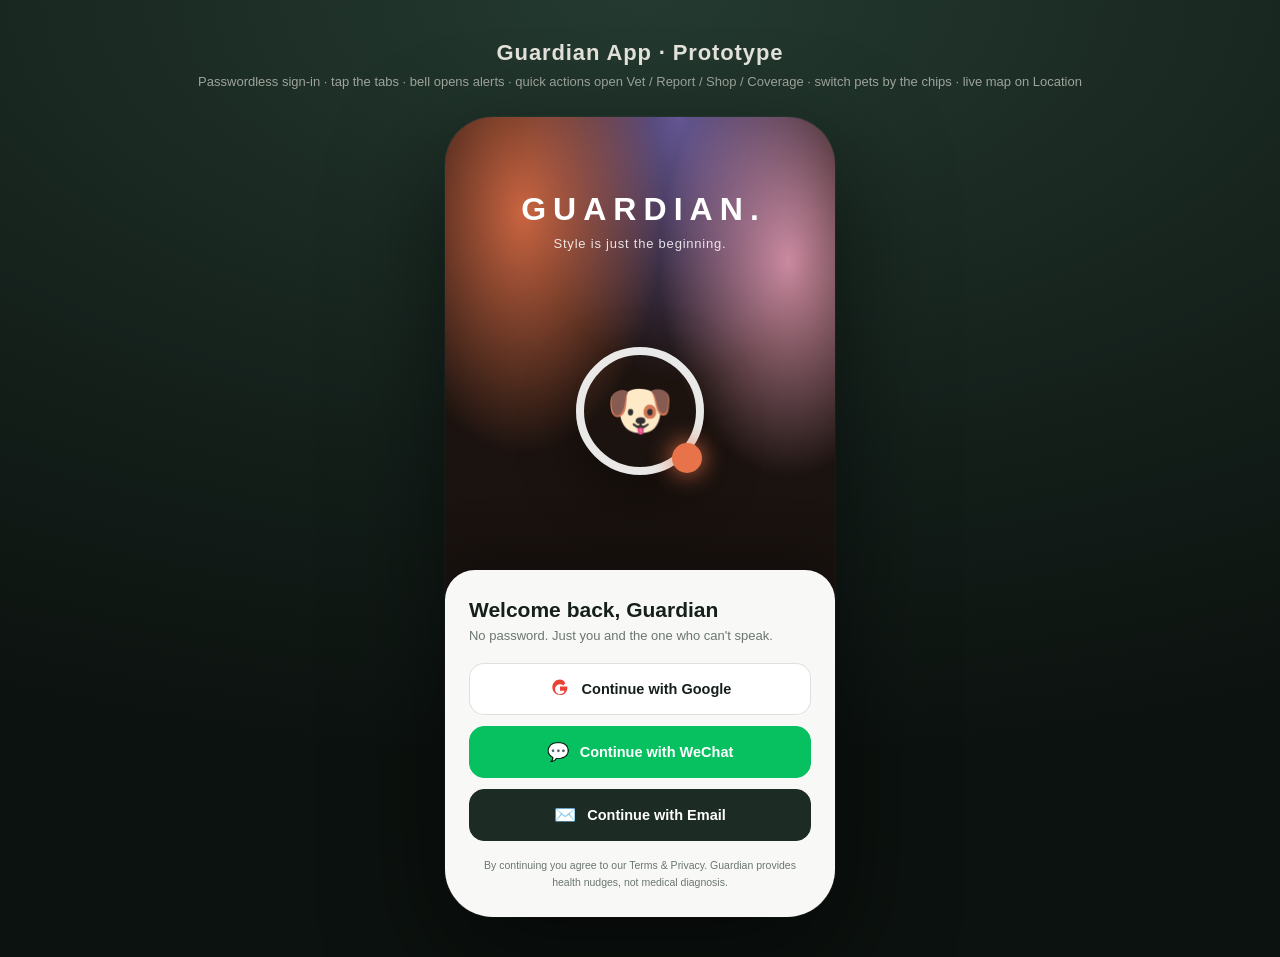
<file: app-en/index.html>
<!DOCTYPE html>
<html lang="en">
<head>
<meta charset="UTF-8">
<meta name="viewport" content="width=device-width, initial-scale=1.0, viewport-fit=cover, maximum-scale=1.0, user-scalable=no">
<title>Guardian App · Interactive Prototype (EN)</title>
<link rel="icon" type="image/svg+xml" href="favicon.svg">
<link rel="stylesheet" href="app.css">
</head>
<body>

<div class="stage">
  <div class="stage-note">
    <h1>Guardian App · Prototype</h1>
    <p>Passwordless sign-in · tap the tabs · bell opens alerts · quick actions open Vet / Report / Shop / Coverage · switch pets by the chips · live map on Location</p>
  </div>

  <div class="phone" id="phone">
    <div class="phone-notch"></div>

    <!-- ============ Login ============ -->
    <section class="login" id="login">
      <div class="login-mesh"></div>
      <div class="login-top">
        <div class="login-logo">GUARDIAN<span>.</span></div>
        <p class="login-tag">Style is just the beginning.</p>
      </div>
      <div class="login-hero">
        <div class="login-ring"><div class="login-orb"></div><span>🐶</span></div>
      </div>
      <div class="login-sheet">
        <h2>Welcome back, Guardian</h2>
        <p class="login-sub">No password. Just you and the one who can't speak.</p>

        <div class="login-methods" id="loginMethods">
          <button class="auth-btn google" data-auth="Google">
            <span class="auth-ic"><svg viewBox="0 0 24 24" width="20" height="20"><path fill="#EA4335" d="M12 10.2v3.9h5.4c-.24 1.4-1.66 4.1-5.4 4.1-3.25 0-5.9-2.7-5.9-6s2.65-6 5.9-6c1.85 0 3.1.78 3.8 1.45l2.6-2.5C16.7 1.6 14.6.7 12 .7 6.9.7 2.8 4.8 2.8 10s4.1 9.3 9.2 9.3c5.3 0 8.8-3.7 8.8-8.95 0-.6-.07-1.05-.15-1.5H12z"/></svg></span>
            Continue with Google
          </button>
          <button class="auth-btn wechat" data-auth="WeChat">
            <span class="auth-ic">💬</span>
            Continue with WeChat
          </button>
          <button class="auth-btn email" data-auth="Email" id="emailToggle">
            <span class="auth-ic">✉️</span>
            Continue with Email
          </button>
        </div>

        <!-- Email OTP -->
        <div class="email-flow" id="emailFlow">
          <div class="email-step" id="emailStep1">
            <input type="email" id="emailInput" placeholder="you@example.com" autocomplete="email">
            <button class="auth-btn primary" id="sendCode">Send login code</button>
            <button class="link-back" data-back="methods">← other ways</button>
          </div>
          <div class="email-step" id="emailStep2" hidden>
            <p class="otp-hint">We sent a 4-digit code to <strong id="emailEcho"></strong></p>
            <div class="otp-row">
              <input class="otp" maxlength="1" inputmode="numeric"><input class="otp" maxlength="1" inputmode="numeric"><input class="otp" maxlength="1" inputmode="numeric"><input class="otp" maxlength="1" inputmode="numeric">
            </div>
            <p class="otp-demo">Demo: any 4 digits work</p>
            <button class="auth-btn primary" id="verifyCode">Verify & enter</button>
            <button class="link-back" data-back="email">← change email</button>
          </div>
        </div>

        <p class="login-legal">By continuing you agree to our Terms & Privacy. Guardian provides health nudges, not medical diagnosis.</p>
      </div>
    </section>

    <!-- ============ Tab 1: Today ============ -->
    <main class="screen" id="screen-home">
      <header class="app-header">
        <div>
          <p class="greet" id="greeting">Good afternoon, Yihan ☀️</p>
          <h2><span data-pet-name>Dou Dou</span> is on guard</h2>
        </div>
        <div class="header-actions">
          <button class="icon-btn" data-overlay="ov-alerts" aria-label="Alerts">🔔<span class="bell-dot" id="bellDot"></span></button>
        </div>
      </header>

      <div class="pet-switch">
        <button class="pet-chip active" data-pet="Dou Dou" data-breed="Corgi · 4 yrs · 12.5 kg" data-emoji="🐕">🐕 Dou Dou</button>
        <button class="pet-chip" data-pet="Mochi" data-breed="Shiba · 2 yrs · 9.8 kg" data-emoji="🐶">🐶 Mochi</button>
        <button class="pet-chip add">＋</button>
      </div>

      <section class="guard-card">
        <div class="guard-glow"></div>
        <div class="guard-ring">
          <svg viewBox="0 0 120 120">
            <circle cx="60" cy="60" r="52" class="ring-bg"/>
            <circle cx="60" cy="60" r="52" class="ring-fg"/>
          </svg>
          <div class="guard-ring-center">
            <span class="guard-status">On Guard</span>
            <span class="guard-sub">All normal — go do you</span>
          </div>
        </div>
        <div class="guard-meta">
          <div><span class="meta-label">Device</span><span class="meta-val ok">● Online</span></div>
          <div><span class="meta-label">Battery</span><span class="meta-val">76%</span></div>
          <div><span class="meta-label">Last ping</span><span class="meta-val">2 min ago</span></div>
        </div>
      </section>

      <section class="care-card">
        <span class="care-icon">🌤</span>
        <div>
          <strong>Today's care tip</strong>
          <p>High of 33°C today. <span data-pet-name>Dou Dou</span>'s short legs sit closer to the ground — move the walk to evening, and check the pavement isn't too hot first.</p>
        </div>
      </section>

      <section class="quick-grid">
        <button class="quick" data-overlay="ov-vet"><span>🩺</span>Ask vet</button>
        <button class="quick" data-overlay="ov-report"><span>📊</span>Report</button>
        <button class="quick" data-overlay="ov-store"><span>🎨</span>Shells</button>
        <button class="quick" data-overlay="ov-insurance"><span>🛡</span>Coverage</button>
      </section>

      <section class="tile-row">
        <div class="tile">
          <p class="tile-label">Activity today</p>
          <p class="tile-num">82<span>pts</span></p>
          <p class="tile-trend up">On par with 30-day avg</p>
          <svg class="spark" viewBox="0 0 100 32" preserveAspectRatio="none"><polyline points="0,24 14,20 28,22 42,12 56,16 70,8 84,12 100,6" /></svg>
        </div>
        <div class="tile">
          <p class="tile-label">Resting HR trend</p>
          <p class="tile-num">Normal<span>range</span></p>
          <p class="tile-trend">Based on its own baseline</p>
          <svg class="spark" viewBox="0 0 100 32" preserveAspectRatio="none"><polyline points="0,16 14,18 28,14 42,17 56,15 70,16 84,14 100,16" /></svg>
        </div>
      </section>
      <section class="tile-row">
        <div class="tile">
          <p class="tile-label">Sleep rhythm</p>
          <p class="tile-num">9.2<span>hrs</span></p>
          <p class="tile-trend">Slept soundly, 3 turns</p>
          <svg class="spark" viewBox="0 0 100 32" preserveAspectRatio="none"><polyline points="0,10 14,12 28,9 42,11 56,8 70,12 84,10 100,9" /></svg>
        </div>
        <div class="tile">
          <p class="tile-label">Location</p>
          <p class="tile-num">Home<span></span></p>
          <p class="tile-trend ok">Inside fence · safe</p>
          <svg class="spark" viewBox="0 0 100 32" preserveAspectRatio="none"><polyline points="0,16 100,16" /></svg>
        </div>
      </section>

      <section class="milestone-card" data-overlay="ov-report" role="button">
        <div class="milestone-num">217</div>
        <div>
          <strong>Day 217 with <span data-pet-name>Dou Dou</span></strong>
          <p>In that time we quietly handled 47 small blips and interrupted you just twice. Guardianship is restraint.</p>
        </div>
        <span class="chevron">›</span>
      </section>

      <section class="timeline-card">
        <h3>Today's guard diary <span class="h3-sub">its whole day, you're in it</span></h3>
        <ul class="timeline">
          <li><span class="tl-time">07:42</span><span class="tl-dot"></span><span>Morning walk · 28 min · 1.9 km, took a new route</span></li>
          <li><span class="tl-time">09:10</span><span class="tl-dot"></span><span>Breakfast, then sunbathed in the usual spot</span></li>
          <li><span class="tl-time">12:30</span><span class="tl-dot"></span><span>Midday nap · 1.5 hrs, slept deep</span></li>
          <li><span class="tl-time">14:05</span><span class="tl-dot"></span><span>Zoomies in the living room · probably missed you</span></li>
        </ul>
      </section>
    </main>

    <!-- ============ Tab 2: Health ============ -->
    <main class="screen" id="screen-health">
      <header class="app-header">
        <h2>Health trends</h2>
        <div class="header-actions"><span class="badge-plus">GUARDIAN+</span></div>
      </header>

      <div class="seg-control">
        <button class="seg active">7D</button><button class="seg">30D</button><button class="seg">90D</button><button class="seg">365D</button>
      </div>

      <section class="chart-card">
        <div class="chart-head"><h3>Activity</h3><span class="chart-status ok">Within baseline</span></div>
        <svg class="chart" viewBox="0 0 320 120" preserveAspectRatio="none">
          <path class="band" d="M0,40 C60,36 120,44 180,40 C240,36 280,42 320,38 L320,78 C280,82 240,76 180,80 C120,84 60,76 0,80 Z"/>
          <polyline class="line" points="0,62 40,56 80,60 120,50 160,58 200,46 240,54 280,48 320,52"/>
        </svg>
        <p class="chart-note">The grey band is <span data-pet-name>Dou Dou</span>'s own "normal" — modeled from 365 days of data, never compared to other dogs.</p>
      </section>

      <section class="chart-card">
        <div class="chart-head"><h3>Heart-rate variability</h3><span class="chart-status ok">Stable trend</span></div>
        <svg class="chart" viewBox="0 0 320 120" preserveAspectRatio="none">
          <path class="band" d="M0,44 C80,40 160,48 240,44 C280,42 300,44 320,42 L320,82 C300,84 280,82 240,84 C160,88 80,80 0,84 Z"/>
          <polyline class="line" points="0,60 40,64 80,58 120,62 160,56 200,60 240,58 280,62 320,58"/>
        </svg>
        <p class="chart-note">HRV reflects long-term autonomic trends. We track "relative change," not clinical values.</p>
      </section>

      <section class="chart-card">
        <div class="chart-head"><h3>Temperature trend</h3><span class="chart-status warn">Mild drift · watching</span></div>
        <svg class="chart" viewBox="0 0 320 120" preserveAspectRatio="none">
          <path class="band" d="M0,48 C80,44 160,50 240,46 C280,44 300,46 320,44 L320,80 C300,82 280,80 240,82 C160,86 80,78 0,82 Z"/>
          <polyline class="line warn" points="0,64 40,62 80,64 120,60 160,58 200,52 240,46 280,42 320,38"/>
        </svg>
        <p class="chart-note">Surface-temp trend has crept up over 3 days, still within threshold. If it persists, we'll let you know — until then, no need to worry.</p>
      </section>

      <section class="chart-card">
        <div class="chart-head"><h3>Respiration (resting)</h3><span class="chart-status ok">Within baseline</span></div>
        <svg class="chart" viewBox="0 0 320 120" preserveAspectRatio="none">
          <path class="band" d="M0,46 C80,42 160,50 240,46 C280,44 300,46 320,44 L320,80 C300,82 280,80 240,82 C160,86 80,78 0,82 Z"/>
          <polyline class="line" points="0,62 40,60 80,64 120,58 160,62 200,60 240,64 280,60 320,62"/>
        </svg>
        <p class="chart-note">Sampled during sleep. Short post-exercise spikes are filtered by the algorithm.</p>
      </section>

      <section class="report-cta" data-overlay="ov-report" role="button">
        <div><h3>May health report is ready</h3><p>Baseline shifts · sleep quality · vet-readable PDF</p></div>
        <button class="btn-mini">View</button>
      </section>

      <p class="app-disclaimer">The above are data-trend records, not a medical diagnosis.</p>
    </main>

    <!-- ============ Tab 3: Location (live map) ============ -->
    <main class="screen" id="screen-map">
      <header class="app-header">
        <h2>Location & fences</h2>
        <div class="header-actions">
          <div class="map-provider" id="mapProvider">
            <button class="prov active" data-prov="amap">Amap</button>
            <button class="prov" data-prov="google">Google</button>
          </div>
        </div>
      </header>

      <section class="map-card">
        <div class="map-shell">
          <div id="map-canvas"></div>
          <!-- 演示地图(无 API key 时显示) -->
          <div class="map-demo" id="mapDemo">
            <div class="map-grid"></div>
            <div class="map-street s1"></div><div class="map-street s2"></div>
            <div class="map-street v1"></div><div class="map-street v2"></div>
            <div class="geofence"></div>
            <div class="map-pin"><span class="pin-pulse"></span>🐕</div>
            <div class="map-label home">🏠 Home</div>
            <div class="map-label park">🌳 Central Park</div>
            <div class="map-badge" id="mapBadge">Demo map · add an API key in <code>app.js</code> for live Amap / Google</div>
          </div>
        </div>
        <div class="map-info">
          <div><span class="meta-label">Now</span><span class="meta-val ok">Home · inside fence</span></div>
          <div><span class="meta-label">Accuracy</span><span class="meta-val">±5 m</span></div>
          <div><span class="meta-label">Update</span><span class="meta-val">Live</span></div>
        </div>
      </section>

      <section class="fence-list">
        <div class="fence-head"><h3>Geofence radius</h3><span id="radiusVal">200 m</span></div>
        <input type="range" id="fenceRadius" min="50" max="500" step="10" value="200" class="range">
        <div class="fence-item"><span class="fence-icon">🏠</span><div><strong>Home</strong><p>Radius 80 m · always on</p></div><span class="switch on"></span></div>
        <div class="fence-item"><span class="fence-icon">🌳</span><div><strong>Central Park</strong><p>Radius 200 m · walk hours</p></div><span class="switch on"></span></div>
        <div class="fence-item"><span class="fence-icon">🏖</span><div><strong>Grandma's</strong><p>Radius 100 m · weekend care</p></div><span class="switch"></span></div>
        <button class="btn-mini btn-wide">+ New fence</button>
      </section>

      <section class="track-card">
        <h3>Today's route</h3>
        <p>3.4 km moved · 52 min outdoors · offline segment auto-synced ✓</p>
        <button class="btn-mini">Replay route</button>
      </section>
    </main>

    <!-- ============ Tab 4: Community ============ -->
    <main class="screen" id="screen-community">
      <header class="app-header">
        <h2>Community</h2>
        <div class="header-actions"><button class="btn-mini">+ Post</button></div>
      </header>

      <div class="topic-row">
        <span class="topic-chip hot">#GuardianMoments</span>
        <span class="topic-chip">#GuardianOOTD</span>
        <span class="topic-chip">#CollabUnboxing</span>
        <span class="topic-chip">#WalkBuddies</span>
      </div>

      <section class="drop-card" data-overlay="ov-store" role="button">
        <div class="drop-tag">DROP · 1000 only</div>
        <h3>STUDIO K × GUARDIAN Vol. 2</h3>
        <p>"Neon Night-Run" reflective shell · drops in</p>
        <div class="drop-timer" id="dropTimer">03 : 12 : 44</div>
      </section>

      <article class="post-card">
        <div class="post-head"><span class="post-avatar">🦮</span><div><strong>Chestnut's Mom</strong><p>Corgi · 217 days</p></div><span class="post-shell">Wearing: Street Graffiti</span></div>
        <div class="post-img"><img src="img/dog-66.jpg" alt="Corgi outfit" loading="lazy" onerror="this.parentNode.classList.add('img-fallback')"></div>
        <p class="post-text">New shell day! Three people asked for the link on one walk 😎 #GuardianOOTD</p>
        <div class="post-actions"><button class="like-btn">❤️ <span>328</span></button><button class="like-btn">💬 <span>46</span></button><button class="like-btn">↗️ Share</button></div>
      </article>

      <article class="post-card">
        <div class="post-head"><span class="post-avatar">🐺</span><div><strong>Pidan's Dad</strong><p>Husky · 88 days</p></div><span class="post-shell">Wearing: Midnight Forest</span></div>
        <div class="post-img"><img src="img/dog-144.jpg" alt="Husky" loading="lazy" onerror="this.parentNode.classList.add('img-fallback')"></div>
        <p class="post-text">Husky jailbreak log: fence alert → live location → recaptured in 7 minutes. The walking group has 6 more Guardians since 😂 #GuardianMoments</p>
        <div class="post-actions"><button class="like-btn">❤️ <span>1.2k</span></button><button class="like-btn">💬 <span>203</span></button><button class="like-btn">↗️ Share</button></div>
      </article>

      <article class="post-card">
        <div class="post-head"><span class="post-avatar">🐩</span><div><strong>Momo</strong><p>Frenchie · 365 days</p></div><span class="post-badge">🏅 One year guarded</span></div>
        <div class="post-img"><img src="img/dog-199.jpg" alt="Frenchie" loading="lazy" onerror="this.parentNode.classList.add('img-fallback')"></div>
        <p class="post-text">365 days with Guardian today. A whole year, it spoke twice — and both times it mattered. The best guardianship is quiet. #GuardianMoments</p>
        <div class="post-actions"><button class="like-btn">❤️ <span>2.4k</span></button><button class="like-btn">💬 <span>318</span></button><button class="like-btn">↗️ Share</button></div>
      </article>

      <section class="rank-card">
        <h3>This week's walk-buddy board 🏃</h3>
        <div class="rank-item"><span class="rank-no gold">1</span><span>🐕 Dou Dou & Yihan</span><strong>31.2 km</strong></div>
        <div class="rank-item"><span class="rank-no">2</span><span>🦮 Chestnut & Mom</span><strong>28.7 km</strong></div>
        <div class="rank-item"><span class="rank-no">3</span><span>🐺 Pidan & Dad</span><strong>26.4 km</strong></div>
        <p class="rank-note">Only counts the basic activity data (L1) you choose to share. Opt out anytime.</p>
      </section>
    </main>

    <!-- ============ Tab 5: Me ============ -->
    <main class="screen" id="screen-me">
      <header class="app-header"><h2>Me</h2></header>

      <section class="pet-profile">
        <div class="avatar big" data-pet-emoji>🐕</div>
        <div><h3 data-pet-name>Dou Dou</h3><p data-pet-breed>Corgi · 4 yrs · 12.5 kg</p><p class="pet-meta">217 days guarded · baseline 100% complete</p></div>
      </section>

      <section class="member-card">
        <div class="member-head"><span class="badge-plus light">GUARDIAN+</span><span>Annual member</span></div>
        <p>Valid until Nov 3, 2026 · auto-renew on</p>
        <div class="member-perks"><span>✓ Vital trends</span><span>✓ Explainable nudges</span><span>✓ Cloud vet</span><span>✓ Monthly report</span><span>✓ Coverage eligibility</span></div>
      </section>

      <section class="footprint-card">
        <h3>What we've walked together</h3>
        <div class="footprint-grid">
          <div><strong>217</strong><span>days guarded</span></div>
          <div><strong>412</strong><span>walks</span></div>
          <div><strong>2</strong><span>key nudges</span></div>
          <div><strong>47</strong><span>quietly handled</span></div>
        </div>
        <p class="footprint-note">Aug 17 is <span data-pet-name>Dou Dou</span>'s birthday — we remember 🎂</p>
      </section>

      <section class="menu-list">
        <div class="menu-item" data-overlay="ov-vet"><span>🩺</span><div><strong>Cloud vet</strong><p>Licensed vets online, data attached automatically</p></div><span class="chevron">›</span></div>
        <div class="menu-item" data-overlay="ov-report"><span>📋</span><div><strong>Health record & reports</strong><p>365-day longitudinal data · export to the clinic</p></div><span class="chevron">›</span></div>
        <div class="menu-item" data-overlay="ov-insurance"><span>🛡</span><div><strong>Guardian Coverage (UBI)</strong><p>Regular life, lower premium · underwritten by licensed insurers</p></div><span class="chevron">›</span></div>
        <div class="menu-item" data-overlay="ov-store"><span>🎨</span><div><strong>Shell shop</strong><p>Neon Night-Run collab drops soon</p></div><span class="chevron">›</span></div>
        <div class="menu-item"><span>🔒</span><div><strong>Data & privacy</strong><p>Three-tier control · export or revoke anytime</p></div><span class="chevron">›</span></div>
        <div class="menu-item"><span>⌚</span><div><strong>Device</strong><p>GUARDIAN ONE · firmware v2.4.1 · battery 76%</p></div><span class="chevron">›</span></div>
        <div class="menu-item" id="logoutBtn"><span>👋</span><div><strong>Sign out</strong><p>Back to the login screen</p></div><span class="chevron">›</span></div>
      </section>

      <p class="app-disclaimer">Guardian provides data records and health nudges, not a medical diagnosis.<br>Consult a licensed vet for diagnosis and treatment. Coverage is underwritten and adjudicated by licensed insurers.</p>
    </main>

    <!-- ============ Overlay: Alerts ============ -->
    <section class="overlay" id="ov-alerts">
      <header class="ov-header"><button class="back-btn">‹</button><h2>Alerts</h2></header>
      <div class="ov-body">
        <p class="alerts-philosophy">We only interrupt you when it's worth it.<br>Last 30 days: 2 pushes · 47 silent logs</p>

        <section class="alert-card warn">
          <div class="alert-top"><span class="alert-tag warn">Worth a look</span><span class="alert-time">Today 2:32 PM</span></div>
          <h3>A change in <span data-pet-name>Dou Dou</span>'s activity</h3>
          <p>Activity over the last 48h is 31% below the 30-day average — a first in 90 days.</p>
          <div class="alert-detail">
            <h4>Why we're telling you</h4>
            <ul>
              <li>Deviation exceeds its own baseline by 2.7 SD</li>
              <li>Trend held for 2 days, alongside more sleep</li>
              <li>No similar pattern in history (not seasonal/weather)</li>
            </ul>
            <h4>What you can do</h4>
            <ul>
              <li>Watch its mood and appetite today</li>
              <li>If it persists, tap to ask a cloud vet (data auto-attached)</li>
            </ul>
            <p class="alert-disclaimer">This is a statistical-deviation note, not a medical diagnosis.</p>
            <div class="alert-actions"><button class="btn-mini" data-overlay="ov-vet">Ask a cloud vet</button><button class="btn-mini ghost">Mark as seen</button></div>
          </div>
          <p class="alert-expand">Tap to expand ▾</p>
        </section>

        <section class="alert-card ok">
          <div class="alert-top"><span class="alert-tag ok">Recovered</span><span class="alert-time">May 12</span></div>
          <h3>Sleep rhythm back within baseline</h3>
          <p>The 3 prior nights of frequent waking are gone. No further action needed.</p>
          <div class="alert-detail">
            <h4>Event recap</h4>
            <ul>
              <li>May 8–10: night wake-ups 2.1 SD above baseline</li>
              <li>Eased from May 11; now 2 normal nights in a row</li>
            </ul>
            <p class="alert-disclaimer">Archived to the health record for the vet to reference at check-up.</p>
          </div>
          <p class="alert-expand">Tap to expand ▾</p>
        </section>

        <section class="silent-log">
          <h3>Silent logs (we didn't bother you)</h3>
          <div class="silent-item"><span>Single short HR spike · normal post-exercise</span><span class="silent-time">Yesterday</span></div>
          <div class="silent-item"><span>Sensor noise from a bath · auto-filtered</span><span class="silent-time">3 days ago</span></div>
          <div class="silent-item"><span>One low-activity day · no trend formed</span><span class="silent-time">5 days ago</span></div>
          <div class="silent-item"><span>Less afternoon activity in heat · seasonal pattern</span><span class="silent-time">Last week</span></div>
        </section>
      </div>
    </section>

    <!-- ============ Overlay: Cloud Vet ============ -->
    <section class="overlay" id="ov-vet">
      <header class="ov-header"><button class="back-btn">‹</button><h2>Cloud vet</h2><span class="vet-status">● Dr. Lee online</span></header>
      <div class="ov-body chat-body" id="chatBody">
        <div class="chat-day">Today 2:40 PM</div>
        <div class="bubble ai">
          <span class="bubble-who">Guardian Assistant</span>
          Hi 🐾 I see you came in from the alert. I've pulled together <span data-pet-name>Dou Dou</span>'s last 48 hours — what would you like to ask?
        </div>
        <div class="data-chip">
          <strong>📎 Data summary attached</strong>
          <p>Activity ↓31% (48h) · sleep +1.2h · temp trend normal · normal activity after meals</p>
          <span>Authorized for this consult only · vet-visible · revoke anytime</span>
        </div>
        <div class="bubble user">She's been less active today and only ate half her food. A bit worried.</div>
        <div class="bubble ai">
          <span class="bubble-who">Guardian Assistant</span>
          Got it. The data does show a sustained drop in activity, so your read matches it. A licensed vet should make the call — I'm connecting Dr. Lee now.
        </div>
        <div class="chat-day">Connected · licensed vet (Lic. A1024)</div>
        <div class="bubble vet">
          <span class="bubble-who">Dr. Lee · Licensed Vet</span>
          Hello, I'm Dr. Lee. Looking at the 48h data and your note: lower activity with reduced appetite, but temperature and respiration are steady. <strong>Feed normally tonight and observe; if appetite is still under half by morning, or she stays lethargic, please bring her in.</strong> Ping me anytime tonight.
        </div>
        <div class="bubble vet">
          <span class="bubble-who">Dr. Lee · Licensed Vet</span>
          And try not to worry — you caught this early, which is exactly the point of continuous data. 😊
        </div>
      </div>
      <div class="chat-input">
        <input type="text" id="chatInput" placeholder="Describe how she's doing…">
        <button class="btn-mini" id="chatSend">Send</button>
      </div>
      <p class="chat-disclaimer">Online advice is for reference; a licensed in-person exam is the final word.</p>
    </section>

    <!-- ============ Overlay: Monthly Report ============ -->
    <section class="overlay" id="ov-report">
      <header class="ov-header"><button class="back-btn">‹</button><h2>May health report</h2></header>
      <div class="ov-body">
        <section class="report-hero">
          <p class="report-month">May 2026 · <span data-pet-name>Dou Dou</span></p>
          <h3>No significant baseline drift this month</h3>
          <p class="report-sub">31 days guarded · data completeness 99.2%</p>
        </section>

        <section class="tile-row">
          <div class="tile"><p class="tile-label">Avg sleep</p><p class="tile-num">9.1<span>hrs</span></p><p class="tile-trend up">+3% vs last month</p></div>
          <div class="tile"><p class="tile-label">Monthly activity</p><p class="tile-num">78<span>pts</span></p><p class="tile-trend">Steady in baseline</p></div>
        </section>
        <section class="tile-row">
          <div class="tile"><p class="tile-label">Walks</p><p class="tile-num">31<span>× · 62km</span></p><p class="tile-trend up">Loves the 7pm slot</p></div>
          <div class="tile"><p class="tile-label">Nudges</p><p class="tile-num">1<span>push</span></p><p class="tile-trend">12 silent logs</p></div>
        </section>

        <section class="chart-card">
          <div class="chart-head"><h3>Monthly activity rhythm</h3><span class="chart-status ok">Healthy & steady</span></div>
          <svg class="chart" viewBox="0 0 320 120" preserveAspectRatio="none">
            <path class="band" d="M0,42 C60,38 120,46 180,42 C240,38 280,44 320,40 L320,80 C280,84 240,78 180,82 C120,86 60,78 0,82 Z"/>
            <polyline class="line" points="0,60 32,54 64,62 96,50 128,58 160,48 192,56 224,46 256,54 288,50 320,52"/>
          </svg>
        </section>

        <section class="report-letter">
          <p>"This month, <span data-pet-name>Dou Dou</span>'s favorite time to zoom was <strong>7:14 PM</strong> — probably, the sound of you opening the door was the best news of her day."</p>
          <span>— a monthly note from Guardian</span>
        </section>

        <button class="btn-mini btn-wide">📄 Export vet-readable PDF</button>
        <p class="app-disclaimer">The report is a data-trend summary, not a medical diagnosis.</p>
      </div>
    </section>

    <!-- ============ Overlay: Shell Shop ============ -->
    <section class="overlay" id="ov-store">
      <header class="ov-header"><button class="back-btn">‹</button><h2>Shell shop</h2></header>
      <div class="ov-body">
        <section class="drop-card store-drop">
          <div class="drop-tag">DROP · 1000 only</div>
          <h3>"Neon Night-Run" reflective shell</h3>
          <p>STUDIO K collab vol. 2 · safer, brighter night walks</p>
          <div class="drop-timer" id="dropTimer2">03 : 12 : 44</div>
          <button class="btn-mini">Notify me at drop</button>
        </section>

        <h3 class="store-title">All shells</h3>
        <div class="store-grid">
          <div class="store-item"><div class="store-swatch" style="--c1:#f5e6d3;--c2:#e8b88a"></div><strong>Cream Latte</strong><p>Core line</p><div class="store-price">$12 <span class="member-price">$10 member</span></div></div>
          <div class="store-item"><div class="store-swatch" style="--c1:#1d2b25;--c2:#3e6b54"></div><strong>Midnight Forest</strong><p>Core · owned ✓</p><div class="store-price">$12 <span class="member-price">$10 member</span></div></div>
          <div class="store-item"><div class="store-swatch" style="--c1:#f3d1d8;--c2:#e98aa0"></div><strong>Sakura Soda</strong><p>Spring · low stock</p><div class="store-price">$15 <span class="member-price">$12 member</span></div></div>
          <div class="store-item"><div class="store-swatch" style="--c1:#2b2d42;--c2:#ef8354"></div><strong>Street Graffiti</strong><p>Collab v1 · owned ✓</p><div class="store-price">$19 <span class="sold-out">SOLD OUT</span></div></div>
          <div class="store-item"><div class="store-swatch" style="--c1:#cfe8f5;--c2:#7db8d9"></div><strong>Glacier Soda</strong><p>Summer · NEW</p><div class="store-price">$15 <span class="member-price">$12 member</span></div></div>
          <div class="store-item"><div class="store-swatch" style="--c1:#1a1a1a;--c2:#c8ff4d"></div><strong>Neon Night-Run</strong><p>Collab v2 · soon</p><div class="store-price">$19 <span class="member-price">early access</span></div></div>
        </div>

        <h3 class="store-title">From the community</h3>
        <div class="ugc-strip">
          <img src="img/ugc-11.jpg" alt="UGC" loading="lazy" onerror="this.style.display='none'">
          <img src="img/ugc-27.jpg" alt="UGC" loading="lazy" onerror="this.style.display='none'">
          <img src="img/ugc-58.jpg" alt="UGC" loading="lazy" onerror="this.style.display='none'">
          <img src="img/ugc-92.jpg" alt="UGC" loading="lazy" onerror="this.style.display='none'">
        </div>
      </div>
    </section>

    <!-- ============ Overlay: Coverage (UBI) ============ -->
    <section class="overlay" id="ov-insurance">
      <header class="ov-header"><button class="back-btn">‹</button><h2>Guardian Coverage</h2></header>
      <div class="ov-body">
        <section class="ubi-hero">
          <div class="ubi-score">
            <svg viewBox="0 0 120 120">
              <circle cx="60" cy="60" r="50" class="ring-bg"/>
              <circle cx="60" cy="60" r="50" class="ring-fg ubi-ring"/>
            </svg>
            <div class="ubi-score-center"><strong>86</strong><span>Guard score</span></div>
          </div>
          <div class="ubi-discount">
            <p class="ubi-label">This month</p>
            <p class="ubi-price"><s>$6</s> <strong>$4.9</strong><span>/mo</span></p>
            <p class="ubi-save">A regular life saved you 18%</p>
          </div>
        </section>

        <section class="ubi-breakdown">
          <h3>What makes up the score?<span class="h3-sub">every point explained</span></h3>
          <div class="ubi-bar"><span>Wear time (96% this month)</span><div class="ubi-track"><div class="ubi-fill" style="width:96%"></div></div></div>
          <div class="ubi-bar"><span>Activity regularity (steady rhythm)</span><div class="ubi-track"><div class="ubi-fill" style="width:88%"></div></div></div>
          <div class="ubi-bar"><span>Fence safety record (0 escapes)</span><div class="ubi-track"><div class="ubi-fill" style="width:100%"></div></div></div>
          <div class="ubi-bar"><span>Regular health-record updates</span><div class="ubi-track"><div class="ubi-fill" style="width:72%"></div></div></div>
          <p class="chart-note">The score uses only the visible factors above — no black-box rating. Data is shared with the insurer only when you buy or claim.</p>
        </section>

        <section class="ubi-claim">
          <h3>Fast claims, data as proof</h3>
          <div class="claim-steps">
            <div class="claim-step"><span>1</span><p><strong>Event sensed</strong><br>Impact/accident signal recorded by the device</p></div>
            <div class="claim-step"><span>2</span><p><strong>Data auto-evidence</strong><br>The relevant window is authorized in one tap — no paperwork runs</p></div>
            <div class="claim-step"><span>3</span><p><strong>Human review</strong><br>A licensed insurer's adjuster reviews (AI never auto-denies)</p></div>
            <div class="claim-step"><span>4</span><p><strong>Fast payout</strong><br>Well-evidenced cases settle in hours</p></div>
          </div>
        </section>

        <button class="btn-mini btn-wide">View my coverage plan</button>
        <p class="app-disclaimer">Coverage is underwritten and adjudicated by a licensed insurance partner; Guardian provides the data tech service. Claims are decided by the insurer per policy terms; data is used per-case only with your authorization.</p>
      </div>
    </section>

    <!-- ============ Tab bar ============ -->
    <nav class="tabbar" id="tabbar">
      <button class="tab active" data-screen="screen-home"><span class="tab-icon">🏠</span>Today</button>
      <button class="tab" data-screen="screen-health"><span class="tab-icon">📈</span>Health</button>
      <button class="tab" data-screen="screen-map"><span class="tab-icon">📍</span>Location</button>
      <button class="tab" data-screen="screen-community"><span class="tab-icon">✨</span>Community</button>
      <button class="tab" data-screen="screen-me"><span class="tab-icon">👤</span>Me</button>
    </nav>
  </div>
</div>

<script src="app.js"></script>
</body>
</html>
</file>
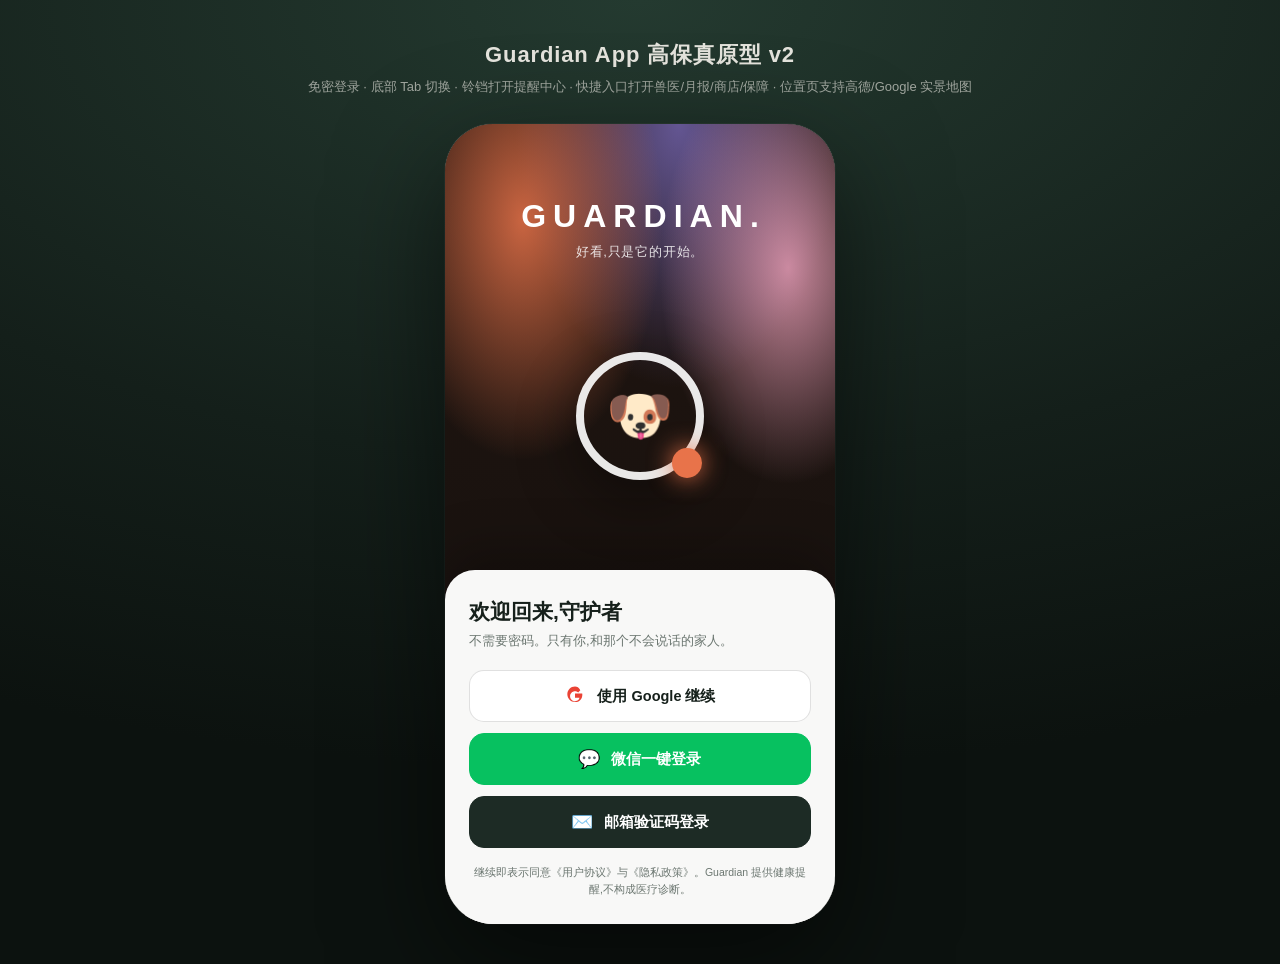
<file: app/index.html>
<!DOCTYPE html>
<html lang="zh-CN">
<head>
<meta charset="UTF-8">
<meta name="viewport" content="width=device-width, initial-scale=1.0, viewport-fit=cover, maximum-scale=1.0, user-scalable=no">
<title>Guardian App · 高保真交互原型 v2</title>
<link rel="icon" type="image/svg+xml" href="favicon.svg">
<link rel="stylesheet" href="app.css">
</head>
<body>

<div class="stage">
  <div class="stage-note">
    <h1>Guardian App 高保真原型 v2</h1>
    <p>免密登录 · 底部 Tab 切换 · 铃铛打开提醒中心 · 快捷入口打开兽医/月报/商店/保障 · 位置页支持高德/Google 实景地图</p>
  </div>

  <div class="phone" id="phone">
    <div class="phone-notch"></div>

    <!-- ============ 登录 ============ -->
    <section class="login" id="login">
      <div class="login-mesh"></div>
      <div class="login-top">
        <div class="login-logo">GUARDIAN<span>.</span></div>
        <p class="login-tag">好看,只是它的开始。</p>
      </div>
      <div class="login-hero">
        <div class="login-ring"><div class="login-orb"></div><span>🐶</span></div>
      </div>
      <div class="login-sheet">
        <h2>欢迎回来,守护者</h2>
        <p class="login-sub">不需要密码。只有你,和那个不会说话的家人。</p>

        <div class="login-methods" id="loginMethods">
          <button class="auth-btn google" data-auth="Google">
            <span class="auth-ic"><svg viewBox="0 0 24 24" width="20" height="20"><path fill="#EA4335" d="M12 10.2v3.9h5.4c-.24 1.4-1.66 4.1-5.4 4.1-3.25 0-5.9-2.7-5.9-6s2.65-6 5.9-6c1.85 0 3.1.78 3.8 1.45l2.6-2.5C16.7 1.6 14.6.7 12 .7 6.9.7 2.8 4.8 2.8 10s4.1 9.3 9.2 9.3c5.3 0 8.8-3.7 8.8-8.95 0-.6-.07-1.05-.15-1.5H12z"/></svg></span>
            使用 Google 继续
          </button>
          <button class="auth-btn wechat" data-auth="WeChat">
            <span class="auth-ic">💬</span>
            微信一键登录
          </button>
          <button class="auth-btn email" data-auth="Email" id="emailToggle">
            <span class="auth-ic">✉️</span>
            邮箱验证码登录
          </button>
        </div>

        <div class="email-flow" id="emailFlow">
          <div class="email-step" id="emailStep1">
            <input type="email" id="emailInput" placeholder="you@example.com" autocomplete="email">
            <button class="auth-btn primary" id="sendCode">发送登录验证码</button>
            <button class="link-back" data-back="methods">← 其他登录方式</button>
          </div>
          <div class="email-step" id="emailStep2" hidden>
            <p class="otp-hint">验证码已发送至 <strong id="emailEcho"></strong></p>
            <div class="otp-row">
              <input class="otp" maxlength="1" inputmode="numeric"><input class="otp" maxlength="1" inputmode="numeric"><input class="otp" maxlength="1" inputmode="numeric"><input class="otp" maxlength="1" inputmode="numeric">
            </div>
            <p class="otp-demo">演示模式:任意 4 位数字均可</p>
            <button class="auth-btn primary" id="verifyCode">验证并进入</button>
            <button class="link-back" data-back="email">← 修改邮箱</button>
          </div>
        </div>

        <p class="login-legal">继续即表示同意《用户协议》与《隐私政策》。Guardian 提供健康提醒,不构成医疗诊断。</p>
      </div>
    </section>

    <!-- ============ Tab 1:今日 ============ -->
    <main class="screen active" id="screen-home">
      <header class="app-header">
        <div>
          <p class="greet" id="greeting">下午好,禹涵 ☀️</p>
          <h2><span data-pet-name>豆豆</span> 正在被守护中</h2>
        </div>
        <div class="header-actions">
          <button class="icon-btn" data-overlay="ov-alerts" aria-label="提醒中心">🔔<span class="bell-dot" id="bellDot"></span></button>
        </div>
      </header>

      <div class="pet-switch">
        <button class="pet-chip active" data-pet="豆豆" data-breed="柯基 · 4 岁 · 12.5 kg" data-emoji="🐕">🐕 豆豆</button>
        <button class="pet-chip" data-pet="年糕" data-breed="柴犬 · 2 岁 · 9.8 kg" data-emoji="🐶">🐶 年糕</button>
        <button class="pet-chip add">＋</button>
      </div>

      <section class="guard-card">
        <div class="guard-glow"></div>
        <div class="guard-ring">
          <svg viewBox="0 0 120 120">
            <circle cx="60" cy="60" r="52" class="ring-bg"/>
            <circle cx="60" cy="60" r="52" class="ring-fg"/>
          </svg>
          <div class="guard-ring-center">
            <span class="guard-status">守护中</span>
            <span class="guard-sub">一切如常,放心去忙</span>
          </div>
        </div>
        <div class="guard-meta">
          <div><span class="meta-label">设备状态</span><span class="meta-val ok">● 在线</span></div>
          <div><span class="meta-label">电量</span><span class="meta-val">76%</span></div>
          <div><span class="meta-label">最近上报</span><span class="meta-val">2 分钟前</span></div>
        </div>
      </section>

      <!-- 守护小贴士(人文关怀) -->
      <section class="care-card">
        <span class="care-icon">🌤</span>
        <div>
          <strong>今日守护小贴士</strong>
          <p>今天最高 33°C。<span data-pet-name>豆豆</span>的小短腿离地面更近,建议把散步挪到傍晚,出门前摸摸地面烫不烫手。</p>
        </div>
      </section>

      <!-- 快捷入口 -->
      <section class="quick-grid">
        <button class="quick" data-overlay="ov-vet"><span>🩺</span>问兽医</button>
        <button class="quick" data-overlay="ov-report"><span>📊</span>健康月报</button>
        <button class="quick" data-overlay="ov-store"><span>🎨</span>外壳商店</button>
        <button class="quick" data-overlay="ov-insurance"><span>🛡</span>守护保障</button>
      </section>

      <section class="tile-row">
        <div class="tile">
          <p class="tile-label">今日活动</p>
          <p class="tile-num">82<span>分</span></p>
          <p class="tile-trend up">与近 30 天持平</p>
          <svg class="spark" viewBox="0 0 100 32" preserveAspectRatio="none"><polyline points="0,24 14,20 28,22 42,12 56,16 70,8 84,12 100,6" /></svg>
        </div>
        <div class="tile">
          <p class="tile-label">静息心率趋势</p>
          <p class="tile-num">正常<span>区间</span></p>
          <p class="tile-trend">基于它自己的基准线</p>
          <svg class="spark" viewBox="0 0 100 32" preserveAspectRatio="none"><polyline points="0,16 14,18 28,14 42,17 56,15 70,16 84,14 100,16" /></svg>
        </div>
      </section>
      <section class="tile-row">
        <div class="tile">
          <p class="tile-label">睡眠节律</p>
          <p class="tile-num">9.2<span>小时</span></p>
          <p class="tile-trend">昨夜安稳,3 次翻身</p>
          <svg class="spark" viewBox="0 0 100 32" preserveAspectRatio="none"><polyline points="0,10 14,12 28,9 42,11 56,8 70,12 84,10 100,9" /></svg>
        </div>
        <div class="tile">
          <p class="tile-label">位置</p>
          <p class="tile-num">家中<span></span></p>
          <p class="tile-trend ok">围栏内 · 安全</p>
          <svg class="spark" viewBox="0 0 100 32" preserveAspectRatio="none"><polyline points="0,16 100,16" /></svg>
        </div>
      </section>

      <!-- 守护里程碑(人文关怀) -->
      <section class="milestone-card" data-overlay="ov-report" role="button">
        <div class="milestone-num">217</div>
        <div>
          <strong>陪伴 <span data-pet-name>豆豆</span> 的第 217 天</strong>
          <p>这期间,我们静默处理了 47 次小波动,只打扰过你 2 次。守护,是一种克制。</p>
        </div>
        <span class="chevron">›</span>
      </section>

      <section class="timeline-card">
        <h3>今日守护日记 <span class="h3-sub">它的一天,你都在</span></h3>
        <ul class="timeline">
          <li><span class="tl-time">07:42</span><span class="tl-dot"></span><span>晨间散步 · 28 分钟 · 1.9 km,今天走了新路线</span></li>
          <li><span class="tl-time">09:10</span><span class="tl-dot"></span><span>吃完早饭,在老地方晒了会儿太阳</span></li>
          <li><span class="tl-time">12:30</span><span class="tl-dot"></span><span>午间小睡 · 1.5 小时,睡得很沉</span></li>
          <li><span class="tl-time">14:05</span><span class="tl-dot"></span><span>客厅撒欢 · 大概是想你了</span></li>
        </ul>
      </section>
    </main>

    <!-- ============ Tab 2:健康 ============ -->
    <main class="screen" id="screen-health">
      <header class="app-header">
        <h2>健康趋势</h2>
        <div class="header-actions"><span class="badge-plus">GUARDIAN+</span></div>
      </header>

      <div class="seg-control">
        <button class="seg active">7 天</button><button class="seg">30 天</button><button class="seg">90 天</button><button class="seg">365 天</button>
      </div>

      <section class="chart-card">
        <div class="chart-head"><h3>活动量</h3><span class="chart-status ok">在基准带内</span></div>
        <svg class="chart" viewBox="0 0 320 120" preserveAspectRatio="none">
          <path class="band" d="M0,40 C60,36 120,44 180,40 C240,36 280,42 320,38 L320,78 C280,82 240,76 180,80 C120,84 60,76 0,80 Z"/>
          <polyline class="line" points="0,62 40,56 80,60 120,50 160,58 200,46 240,54 280,48 320,52"/>
        </svg>
        <p class="chart-note">灰色区域是<span data-pet-name>豆豆</span>自己的「正常带」——由过去 365 天数据建模生成,不与其他犬只比较。</p>
      </section>

      <section class="chart-card">
        <div class="chart-head"><h3>心率变异性 (HRV)</h3><span class="chart-status ok">趋势平稳</span></div>
        <svg class="chart" viewBox="0 0 320 120" preserveAspectRatio="none">
          <path class="band" d="M0,44 C80,40 160,48 240,44 C280,42 300,44 320,42 L320,82 C300,84 280,82 240,84 C160,88 80,80 0,84 Z"/>
          <polyline class="line" points="0,60 40,64 80,58 120,62 160,56 200,60 240,58 280,62 320,58"/>
        </svg>
        <p class="chart-note">HRV 反映自主神经状态的长期趋势。我们关注「相对变化」,不提供临床数值解读。</p>
      </section>

      <section class="chart-card">
        <div class="chart-head"><h3>体温趋势</h3><span class="chart-status warn">轻度偏离 · 观察中</span></div>
        <svg class="chart" viewBox="0 0 320 120" preserveAspectRatio="none">
          <path class="band" d="M0,48 C80,44 160,50 240,46 C280,44 300,46 320,44 L320,80 C300,82 280,80 240,82 C160,86 80,78 0,82 Z"/>
          <polyline class="line warn" points="0,64 40,62 80,64 120,60 160,58 200,52 240,46 280,42 320,38"/>
        </svg>
        <p class="chart-note">近 3 天体表温度趋势缓慢上行,目前在统计阈值内。若持续偏离,系统会提醒你——在那之前,不必担心。</p>
      </section>

      <section class="chart-card">
        <div class="chart-head"><h3>呼吸频率(静息)</h3><span class="chart-status ok">在基准带内</span></div>
        <svg class="chart" viewBox="0 0 320 120" preserveAspectRatio="none">
          <path class="band" d="M0,46 C80,42 160,50 240,46 C280,44 300,46 320,44 L320,80 C300,82 280,80 240,82 C160,86 80,78 0,82 Z"/>
          <polyline class="line" points="0,62 40,60 80,64 120,58 160,62 200,60 240,64 280,60 320,62"/>
        </svg>
        <p class="chart-note">睡眠时段自动采样。剧烈运动后的短时波动已被算法过滤。</p>
      </section>

      <section class="report-cta" data-overlay="ov-report" role="button">
        <div><h3>五月健康月报已生成</h3><p>含基准线变化 · 睡眠质量 · 兽医可读版 PDF</p></div>
        <button class="btn-mini">查看</button>
      </section>

      <p class="app-disclaimer">以上为数据趋势记录,不构成医疗诊断。</p>
    </main>

    <!-- ============ Tab 3:位置 ============ -->
    <main class="screen" id="screen-map">
      <header class="app-header">
        <h2>位置与围栏</h2>
        <div class="header-actions">
          <div class="map-provider" id="mapProvider">
            <button class="prov active" data-prov="amap">高德</button>
            <button class="prov" data-prov="google">Google</button>
          </div>
        </div>
      </header>
      <section class="map-card">
        <div class="map-shell">
          <div id="map-canvas"></div>
          <div class="map-demo" id="mapDemo">
            <div class="map-grid"></div>
            <div class="map-street s1"></div><div class="map-street s2"></div>
            <div class="map-street v1"></div><div class="map-street v2"></div>
            <div class="geofence"></div>
            <div class="map-pin"><span class="pin-pulse"></span>🐕</div>
            <div class="map-label home">🏠 家</div>
            <div class="map-label park">🌳 中央公园</div>
            <div class="map-badge" id="mapBadge">演示地图 · 在 <code>app.js</code> 填入 API key 即启用高德 / Google 实景地图</div>
          </div>
        </div>
        <div class="map-info">
          <div><span class="meta-label">当前位置</span><span class="meta-val ok">家中 · 围栏内</span></div>
          <div><span class="meta-label">定位精度</span><span class="meta-val">±5 m</span></div>
          <div><span class="meta-label">更新</span><span class="meta-val">实时</span></div>
        </div>
      </section>

      <section class="fence-list">
        <div class="fence-head"><h3>围栏半径</h3><span id="radiusVal">200 m</span></div>
        <input type="range" id="fenceRadius" min="50" max="500" step="10" value="200" class="range">
        <h3>电子围栏</h3>
        <div class="fence-item"><span class="fence-icon">🏠</span><div><strong>家</strong><p>半径 80 m · 始终开启</p></div><span class="switch on"></span></div>
        <div class="fence-item"><span class="fence-icon">🌳</span><div><strong>中央公园</strong><p>半径 200 m · 遛狗时段</p></div><span class="switch on"></span></div>
        <div class="fence-item"><span class="fence-icon">🏖</span><div><strong>奶奶家</strong><p>半径 100 m · 周末托管</p></div><span class="switch"></span></div>
        <button class="btn-mini btn-wide">+ 新建围栏</button>
      </section>

      <section class="track-card">
        <h3>今日轨迹</h3>
        <p>总移动 3.4 km · 户外 52 分钟 · 断网时段数据已自动补传 ✓</p>
        <button class="btn-mini">回放轨迹</button>
      </section>

      <section class="care-card">
        <span class="care-icon">💡</span>
        <div>
          <strong>你知道吗</strong>
          <p>90% 的走失发生在家门口 500 米内。给常去的地方都画上围栏,虚惊也好过错过。</p>
        </div>
      </section>
    </main>

    <!-- ============ Tab 4:社区 ============ -->
    <main class="screen" id="screen-community">
      <header class="app-header">
        <h2>社区</h2>
        <div class="header-actions"><button class="btn-mini">+ 发布</button></div>
      </header>

      <div class="topic-row">
        <span class="topic-chip hot">#我家狗的守护时刻</span>
        <span class="topic-chip">#GuardianOOTD</span>
        <span class="topic-chip">#联名开箱</span>
        <span class="topic-chip">#遛狗搭子</span>
      </div>

      <!-- 联名 Drop 倒计时(潮流文化) -->
      <section class="drop-card" data-overlay="ov-store" role="button">
        <div class="drop-tag">DROP · 限量 1000</div>
        <h3>STUDIO K × GUARDIAN 第二弹</h3>
        <p>「霓虹夜跑」反光外壳 · 开售倒计时</p>
        <div class="drop-timer" id="dropTimer">03 : 12 : 44</div>
      </section>

      <!-- 动态流 -->
      <article class="post-card">
        <div class="post-head"><span class="post-avatar">🦮</span><div><strong>栗子妈</strong><p>柯基 · 守护 217 天</p></div><span class="post-shell">同款:街头涂鸦</span></div>
        <div class="post-img"><img src="img/dog-66.jpg" alt="柯基穿搭" loading="lazy" onerror="this.parentNode.classList.add('img-fallback')"></div>
        <p class="post-text">新壳到手!遛狗 10 分钟被问了 3 次链接 😎 #GuardianOOTD</p>
        <div class="post-actions"><button class="like-btn">❤️ <span>328</span></button><button class="like-btn">💬 <span>46</span></button><button class="like-btn">↗️ 分享</button></div>
      </article>

      <article class="post-card">
        <div class="post-head"><span class="post-avatar">🐺</span><div><strong>皮蛋他爹</strong><p>哈士奇 · 守护 88 天</p></div><span class="post-shell">同款:午夜森林</span></div>
        <div class="post-img"><img src="img/dog-144.jpg" alt="哈士奇" loading="lazy" onerror="this.parentNode.classList.add('img-fallback')"></div>
        <p class="post-text">二哈越狱实录:围栏报警 → 实时定位 → 7 分钟抓获归案。从那天起小区群里多了 6 条 Guardian😂 #我家狗的守护时刻</p>
        <div class="post-actions"><button class="like-btn">❤️ <span>1.2k</span></button><button class="like-btn">💬 <span>203</span></button><button class="like-btn">↗️ 分享</button></div>
      </article>

      <article class="post-card">
        <div class="post-head"><span class="post-avatar">🐩</span><div><strong>Momo</strong><p>法斗 · 守护 365 天</p></div><span class="post-badge">🏅 满岁守护</span></div>
        <div class="post-img"><img src="img/dog-199.jpg" alt="法斗" loading="lazy" onerror="this.parentNode.classList.add('img-fallback')"></div>
        <p class="post-text">今天是 Guardian 陪她的第 365 天。一整年,只响过两次,但那两次都救了急。最好的守护是安静的。#我家狗的守护时刻</p>
        <div class="post-actions"><button class="like-btn">❤️ <span>2.4k</span></button><button class="like-btn">💬 <span>318</span></button><button class="like-btn">↗️ 分享</button></div>
      </article>

      <!-- 遛狗排行(轻社交) -->
      <section class="rank-card">
        <h3>本周遛狗搭子榜 🏃</h3>
        <div class="rank-item"><span class="rank-no gold">1</span><span>🐕 豆豆 & 禹涵</span><strong>31.2 km</strong></div>
        <div class="rank-item"><span class="rank-no">2</span><span>🦮 栗子 & 栗子妈</span><strong>28.7 km</strong></div>
        <div class="rank-item"><span class="rank-no">3</span><span>🐺 皮蛋 & 皮蛋他爹</span><strong>26.4 km</strong></div>
        <p class="rank-note">只统计你愿意公开的基础活动数据(L1 级),可随时退出。</p>
      </section>
    </main>

    <!-- ============ Tab 5:我的 ============ -->
    <main class="screen" id="screen-me">
      <header class="app-header"><h2>我的</h2></header>

      <section class="pet-profile">
        <div class="avatar big" data-pet-emoji>🐕</div>
        <div><h3 data-pet-name>豆豆</h3><p data-pet-breed>柯基 · 4 岁 · 12.5 kg</p><p class="pet-meta">已连续守护 217 天 · 基准线完整度 100%</p></div>
      </section>

      <section class="member-card">
        <div class="member-head"><span class="badge-plus light">GUARDIAN+</span><span>年度会员</span></div>
        <p>有效期至 2026 年 11 月 3 日 · 已自动续费</p>
        <div class="member-perks"><span>✓ 生命体征趋势</span><span>✓ 可解释提醒</span><span>✓ 云端兽医</span><span>✓ 健康月报</span><span>✓ 守护保障资格</span></div>
      </section>

      <!-- 守护足迹(人文关怀) -->
      <section class="footprint-card">
        <h3>我们一起走过的</h3>
        <div class="footprint-grid">
          <div><strong>217</strong><span>守护天数</span></div>
          <div><strong>412</strong><span>次散步</span></div>
          <div><strong>2</strong><span>次重要提醒</span></div>
          <div><strong>47</strong><span>次静默化解</span></div>
        </div>
        <p class="footprint-note">8 月 17 日是<span data-pet-name>豆豆</span>的生日,我们记得 🎂</p>
      </section>

      <section class="menu-list">
        <div class="menu-item" data-overlay="ov-vet"><span>🩺</span><div><strong>云端兽医</strong><p>持牌兽医在线咨询,数据自动随诊</p></div><span class="chevron">›</span></div>
        <div class="menu-item" data-overlay="ov-report"><span>📋</span><div><strong>健康档案与月报</strong><p>365 天纵向数据 · 可导出给医院</p></div><span class="chevron">›</span></div>
        <div class="menu-item" data-overlay="ov-insurance"><span>🛡</span><div><strong>守护保障(UBI)</strong><p>规律生活,保费打折 · 持牌保险公司承保</p></div><span class="chevron">›</span></div>
        <div class="menu-item" data-overlay="ov-store"><span>🎨</span><div><strong>外壳商店</strong><p>霓虹夜跑联名即将开售</p></div><span class="chevron">›</span></div>
        <div class="menu-item"><span>🔒</span><div><strong>数据与隐私</strong><p>三级分类管理 · 随时导出或撤回授权</p></div><span class="chevron">›</span></div>
        <div class="menu-item"><span>⌚</span><div><strong>设备管理</strong><p>GUARDIAN ONE · 固件 v2.4.1 · 电量 76%</p></div><span class="chevron">›</span></div>
        <div class="menu-item"><span>💛</span><div><strong>守护者关怀计划</strong><p>失去毛孩子的家庭,我们想陪你走一段</p></div><span class="chevron">›</span></div>
        <div class="menu-item" id="logoutBtn"><span>👋</span><div><strong>退出登录</strong><p>返回登录页</p></div><span class="chevron">›</span></div>
      </section>

      <p class="app-disclaimer">Guardian 提供数据记录与健康提醒,不构成医疗诊断。<br>诊断与治疗请咨询持牌兽医。保险服务由合作持牌保险主体承保与理赔。</p>
    </main>

    <!-- ============ 浮层:提醒中心 ============ -->
    <section class="overlay" id="ov-alerts">
      <header class="ov-header"><button class="back-btn">‹</button><h2>提醒中心</h2></header>
      <div class="ov-body">
        <p class="alerts-philosophy">我们只在值得的时候打扰你。<br>过去 30 天:推送 2 次 · 静默记录 47 次</p>

        <section class="alert-card warn">
          <div class="alert-top"><span class="alert-tag warn">建议留意</span><span class="alert-time">今天 14:32</span></div>
          <h3><span data-pet-name>豆豆</span>的活动量有些变化</h3>
          <p>过去 48 小时活动量比近 30 天平均下降 31%,为 90 天内首次出现类似变化。</p>
          <div class="alert-detail">
            <h4>为什么提醒你?</h4>
            <ul>
              <li>偏离幅度超过它自身基准线 2.7 个标准差</li>
              <li>趋势连续 2 天,且与睡眠时长增加同时出现</li>
              <li>历史数据中无相似模式(非季节性/天气性波动)</li>
            </ul>
            <h4>你可以怎么做?</h4>
            <ul>
              <li>今天多观察精神与进食状态</li>
              <li>如持续,可一键咨询云端兽医(数据将自动附上)</li>
            </ul>
            <p class="alert-disclaimer">本提醒为统计学偏离说明,不构成医疗诊断。</p>
            <div class="alert-actions"><button class="btn-mini" data-overlay="ov-vet">咨询云端兽医</button><button class="btn-mini ghost">标记已知晓</button></div>
          </div>
          <p class="alert-expand">点击展开 ▾</p>
        </section>

        <section class="alert-card ok">
          <div class="alert-top"><span class="alert-tag ok">已恢复</span><span class="alert-time">5 月 12 日</span></div>
          <h3>睡眠节律已回到基准带</h3>
          <p>此前 3 天的夜间频繁起身现象已消失,无需进一步行动。</p>
          <div class="alert-detail">
            <h4>事件回顾</h4>
            <ul>
              <li>5 月 8-10 日:夜间起身次数高于基准 2.1 个标准差</li>
              <li>5 月 11 日起逐步回落,现已连续 2 晚正常</li>
            </ul>
            <p class="alert-disclaimer">该事件已归档至健康档案,复诊时可供兽医参考。</p>
          </div>
          <p class="alert-expand">点击展开 ▾</p>
        </section>

        <section class="silent-log">
          <h3>静默记录(未打扰你)</h3>
          <div class="silent-item"><span>单次心率短时波动 · 运动后正常现象</span><span class="silent-time">昨天</span></div>
          <div class="silent-item"><span>洗澡导致的传感器噪音 · 已自动过滤</span><span class="silent-time">3 天前</span></div>
          <div class="silent-item"><span>单日活动量略低 · 未形成趋势</span><span class="silent-time">5 天前</span></div>
          <div class="silent-item"><span>高温天午后活动减少 · 符合季节模式</span><span class="silent-time">上周</span></div>
        </section>
      </div>
    </section>

    <!-- ============ 浮层:云端兽医 ============ -->
    <section class="overlay" id="ov-vet">
      <header class="ov-header"><button class="back-btn">‹</button><h2>云端兽医</h2><span class="vet-status">● 李医生 在线</span></header>
      <div class="ov-body chat-body" id="chatBody">
        <div class="chat-day">今天 14:40</div>
        <div class="bubble ai">
          <span class="bubble-who">守护助手</span>
          你好呀 🐾 我注意到你从提醒进来的。我已经把<span data-pet-name>豆豆</span>最近 48 小时的数据整理好了,想咨询点什么?
        </div>
        <div class="data-chip">
          <strong>📎 已自动附上数据摘要</strong>
          <p>活动量 ↓31%(48h) · 睡眠 +1.2h · 体温趋势正常 · 进食后活动正常</p>
          <span>仅本次咨询授权,医生可见 · 你可随时撤回</span>
        </div>
        <div class="bubble user">它今天不太爱动,饭也只吃了一半,有点担心。</div>
        <div class="bubble ai">
          <span class="bubble-who">守护助手</span>
          收到。数据上看活动量确实有持续下降的趋势,你的观察和数据是对得上的。这类情况建议由专业医生判断——我已为你转接持牌兽医,李医生马上接入。
        </div>
        <div class="chat-day">已转接 · 持牌兽医(执业编号 A1024)</div>
        <div class="bubble vet">
          <span class="bubble-who">李医生 · 执业兽医</span>
          你好,我是李医生。看了豆豆的 48 小时数据和你的描述:活动下降伴随食欲减退,但体温和呼吸趋势平稳。建议今晚正常供食并观察,<strong>如果明早进食仍低于平时一半,或精神持续萎靡,请带它面诊</strong>。今晚有变化随时叫我。
        </div>
        <div class="bubble vet">
          <span class="bubble-who">李医生 · 执业兽医</span>
          另外别太焦虑——你发现得很早,这正是连续数据的意义。😊
        </div>
      </div>
      <div class="chat-input">
        <input type="text" id="chatInput" placeholder="描述一下它的情况…">
        <button class="btn-mini" id="chatSend">发送</button>
      </div>
      <p class="chat-disclaimer">线上建议仅供参考,最终诊断以持牌兽医面诊为准。</p>
    </section>

    <!-- ============ 浮层:健康月报 ============ -->
    <section class="overlay" id="ov-report">
      <header class="ov-header"><button class="back-btn">‹</button><h2>五月健康月报</h2></header>
      <div class="ov-body">
        <section class="report-hero">
          <p class="report-month">2026 年 5 月 · <span data-pet-name>豆豆</span></p>
          <h3>本月基准线无显著偏离</h3>
          <p class="report-sub">31 天连续守护 · 数据完整度 99.2%</p>
        </section>

        <section class="tile-row">
          <div class="tile"><p class="tile-label">平均睡眠</p><p class="tile-num">9.1<span>小时</span></p><p class="tile-trend up">较上月 +3%</p></div>
          <div class="tile"><p class="tile-label">月度活动</p><p class="tile-num">78<span>分</span></p><p class="tile-trend">稳定在基准带</p></div>
        </section>
        <section class="tile-row">
          <div class="tile"><p class="tile-label">散步</p><p class="tile-num">31<span>次 · 62km</span></p><p class="tile-trend up">最爱晚 7 点出门</p></div>
          <div class="tile"><p class="tile-label">提醒</p><p class="tile-num">1<span>次推送</span></p><p class="tile-trend">12 次静默记录</p></div>
        </section>

        <section class="chart-card">
          <div class="chart-head"><h3>月度活动节律</h3><span class="chart-status ok">健康稳定</span></div>
          <svg class="chart" viewBox="0 0 320 120" preserveAspectRatio="none">
            <path class="band" d="M0,42 C60,38 120,46 180,42 C240,38 280,44 320,40 L320,80 C280,84 240,78 180,82 C120,86 60,78 0,82 Z"/>
            <polyline class="line" points="0,60 32,54 64,62 96,50 128,58 160,48 192,56 224,46 256,54 288,50 320,52"/>
          </svg>
        </section>

        <!-- 月报寄语(人文关怀) -->
        <section class="report-letter">
          <p>"这个月,<span data-pet-name>豆豆</span>最常撒欢的时刻是<strong>晚上 7 点 14 分</strong>——大概,你回家开门的声音,就是它一天里最好的消息。"</p>
          <span>—— 来自 Guardian 的月度观察</span>
        </section>

        <button class="btn-mini btn-wide">📄 导出兽医可读版 PDF</button>
        <p class="app-disclaimer">月报为数据趋势汇总,不构成医疗诊断。</p>
      </div>
    </section>

    <!-- ============ 浮层:外壳商店 ============ -->
    <section class="overlay" id="ov-store">
      <header class="ov-header"><button class="back-btn">‹</button><h2>外壳商店</h2></header>
      <div class="ov-body">
        <section class="drop-card store-drop">
          <div class="drop-tag">DROP · 限量 1000</div>
          <h3>「霓虹夜跑」反光外壳</h3>
          <p>STUDIO K 联名第二弹 · 夜遛更醒目也更安全</p>
          <div class="drop-timer" id="dropTimer2">03 : 12 : 44</div>
          <button class="btn-mini">设置开售提醒</button>
        </section>

        <h3 class="store-title">全部外壳</h3>
        <div class="store-grid">
          <div class="store-item"><div class="store-swatch" style="--c1:#f5e6d3;--c2:#e8b88a"></div><strong>奶油拿铁</strong><p>经典常驻</p><div class="store-price">¥79 <span class="member-price">会员 ¥63</span></div></div>
          <div class="store-item"><div class="store-swatch" style="--c1:#1d2b25;--c2:#3e6b54"></div><strong>午夜森林</strong><p>经典常驻 · 已拥有 ✓</p><div class="store-price">¥79 <span class="member-price">会员 ¥63</span></div></div>
          <div class="store-item"><div class="store-swatch" style="--c1:#f3d1d8;--c2:#e98aa0"></div><strong>樱花软糖</strong><p>春季限定 · 余量少</p><div class="store-price">¥99 <span class="member-price">会员 ¥79</span></div></div>
          <div class="store-item"><div class="store-swatch" style="--c1:#2b2d42;--c2:#ef8354"></div><strong>街头涂鸦</strong><p>联名第一弹 · 已拥有 ✓</p><div class="store-price">¥129 <span class="sold-out">绝版</span></div></div>
          <div class="store-item"><div class="store-swatch" style="--c1:#cfe8f5;--c2:#7db8d9"></div><strong>冰川苏打</strong><p>夏季限定 · NEW</p><div class="store-price">¥99 <span class="member-price">会员 ¥79</span></div></div>
          <div class="store-item"><div class="store-swatch" style="--c1:#1a1a1a;--c2:#c8ff4d"></div><strong>霓虹夜跑</strong><p>联名第二弹 · 即将开售</p><div class="store-price">¥129 <span class="member-price">会员优先购</span></div></div>
        </div>

        <h3 class="store-title">大家的买家秀</h3>
        <div class="ugc-strip">
          <img src="img/ugc-11.jpg" alt="买家秀" loading="lazy" onerror="this.style.display='none'">
          <img src="img/ugc-27.jpg" alt="买家秀" loading="lazy" onerror="this.style.display='none'">
          <img src="img/ugc-58.jpg" alt="买家秀" loading="lazy" onerror="this.style.display='none'">
          <img src="img/ugc-92.jpg" alt="买家秀" loading="lazy" onerror="this.style.display='none'">
        </div>
      </div>
    </section>

    <!-- ============ 浮层:守护保障 UBI ============ -->
    <section class="overlay" id="ov-insurance">
      <header class="ov-header"><button class="back-btn">‹</button><h2>守护保障</h2></header>
      <div class="ov-body">
        <section class="ubi-hero">
          <div class="ubi-score">
            <svg viewBox="0 0 120 120">
              <circle cx="60" cy="60" r="50" class="ring-bg"/>
              <circle cx="60" cy="60" r="50" class="ring-fg ubi-ring"/>
            </svg>
            <div class="ubi-score-center"><strong>86</strong><span>守护分</span></div>
          </div>
          <div class="ubi-discount">
            <p class="ubi-label">本月保费</p>
            <p class="ubi-price"><s>¥39</s> <strong>¥32</strong><span>/月</span></p>
            <p class="ubi-save">规律生活为你省下 18%</p>
          </div>
        </section>

        <section class="ubi-breakdown">
          <h3>守护分由什么构成?<span class="h3-sub">每一分都可解释</span></h3>
          <div class="ubi-bar"><span>佩戴时长(本月 96%)</span><div class="ubi-track"><div class="ubi-fill" style="width:96%"></div></div></div>
          <div class="ubi-bar"><span>活动规律性(节律稳定)</span><div class="ubi-track"><div class="ubi-fill" style="width:88%"></div></div></div>
          <div class="ubi-bar"><span>围栏安全记录(0 次走失)</span><div class="ubi-track"><div class="ubi-fill" style="width:100%"></div></div></div>
          <div class="ubi-bar"><span>定期健康档案更新</span><div class="ubi-track"><div class="ubi-fill" style="width:72%"></div></div></div>
          <p class="chart-note">守护分只基于以上可见维度计算,没有黑箱评级。数据仅在你投保/理赔时授权给保险公司。</p>
        </section>

        <section class="ubi-claim">
          <h3>极速理赔,数据作证</h3>
          <div class="claim-steps">
            <div class="claim-step"><span>1</span><p><strong>事件感知</strong><br>异常震动/事故信号被设备记录</p></div>
            <div class="claim-step"><span>2</span><p><strong>数据自动举证</strong><br>相关时段数据一键授权,无需自己跑证明</p></div>
            <div class="claim-step"><span>3</span><p><strong>人工复核</strong><br>持牌保险公司理赔员复核裁决(绝不由 AI 自动拒赔)</p></div>
            <div class="claim-step"><span>4</span><p><strong>极速到账</strong><br>证据充分的案件,理赔以小时计</p></div>
          </div>
        </section>

        <button class="btn-mini btn-wide">查看我的保障方案</button>
        <p class="app-disclaimer">保障产品由合作持牌保险公司承保与理赔,Guardian 提供数据技术服务。理赔裁决由保险公司依据条款执行,数据仅在你授权后用于对应案件。</p>
      </div>
    </section>

    <!-- ============ 底部 Tab ============ -->
    <nav class="tabbar" id="tabbar">
      <button class="tab active" data-screen="screen-home"><span class="tab-icon">🏠</span>今日</button>
      <button class="tab" data-screen="screen-health"><span class="tab-icon">📈</span>健康</button>
      <button class="tab" data-screen="screen-map"><span class="tab-icon">📍</span>位置</button>
      <button class="tab" data-screen="screen-community"><span class="tab-icon">✨</span>社区</button>
      <button class="tab" data-screen="screen-me"><span class="tab-icon">👤</span>我的</button>
    </nav>
  </div>
</div>

<script src="app.js"></script>
</body>
</html>
</file>
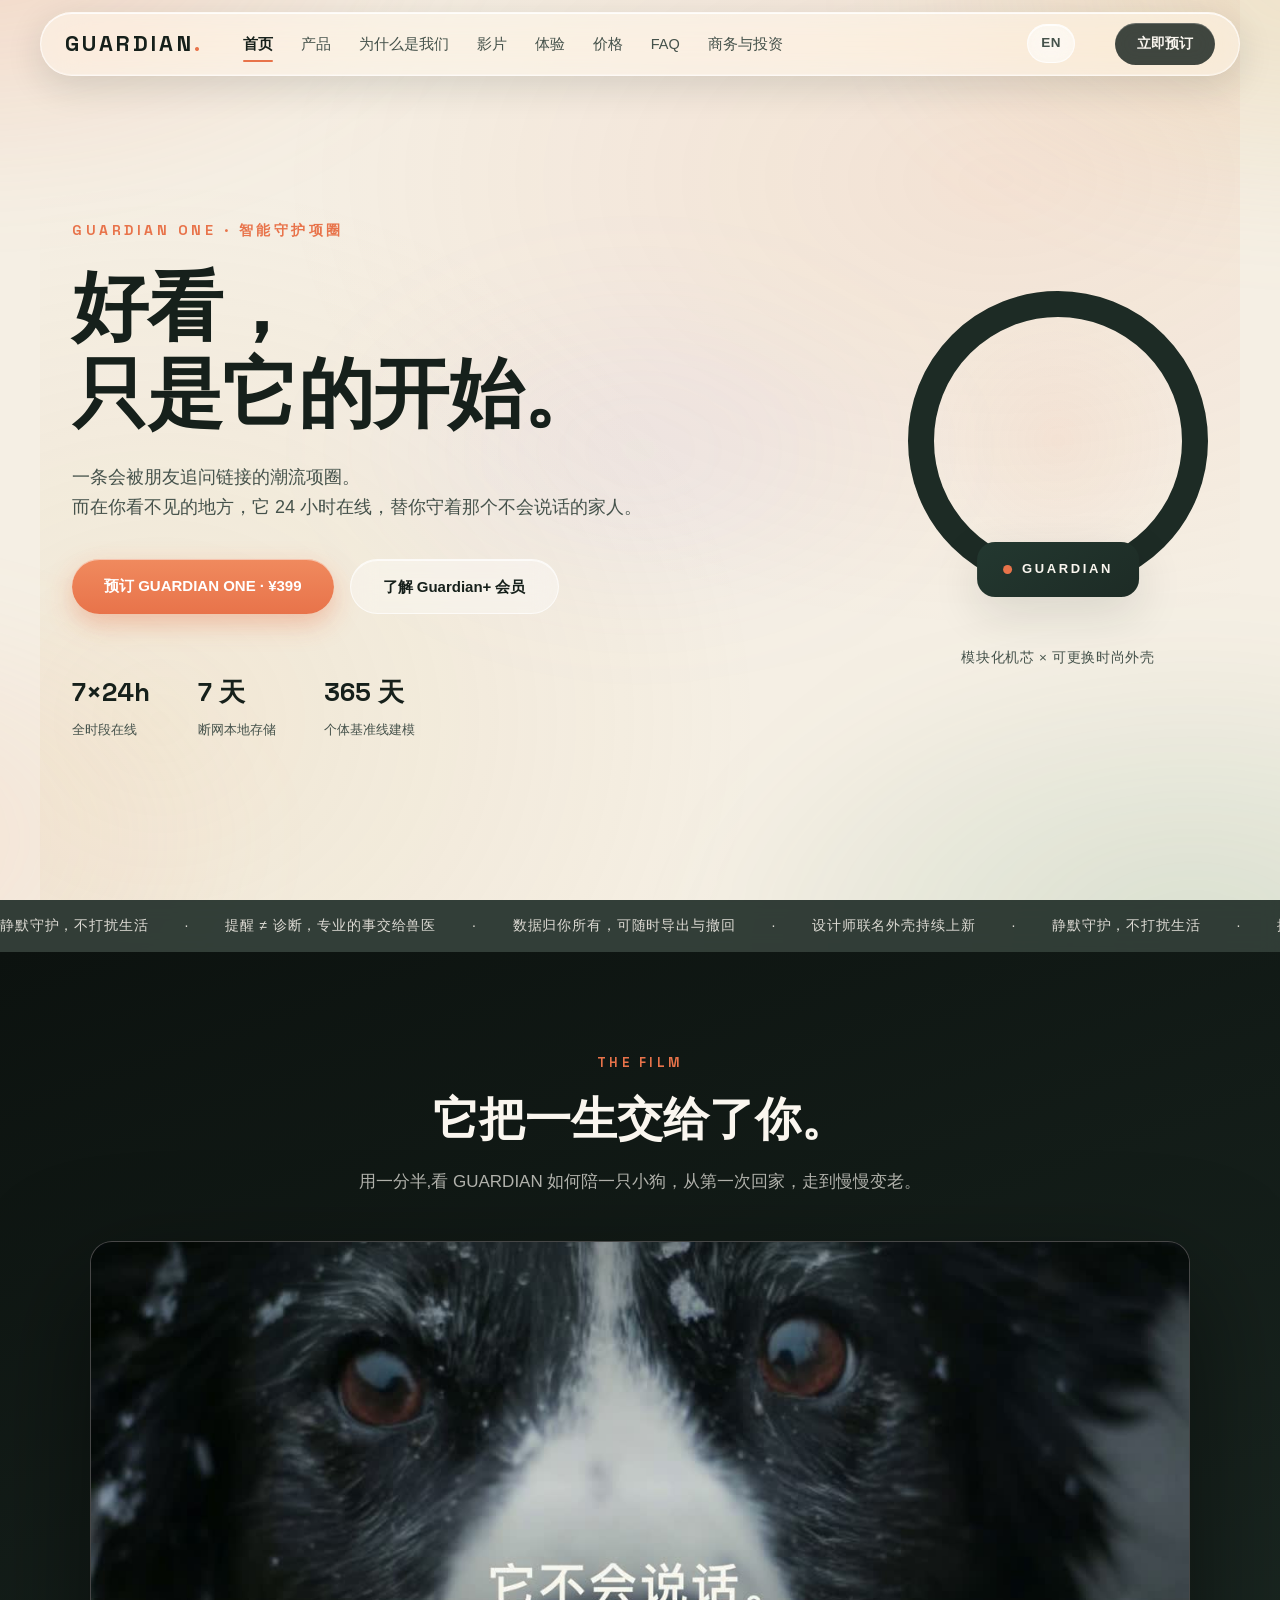
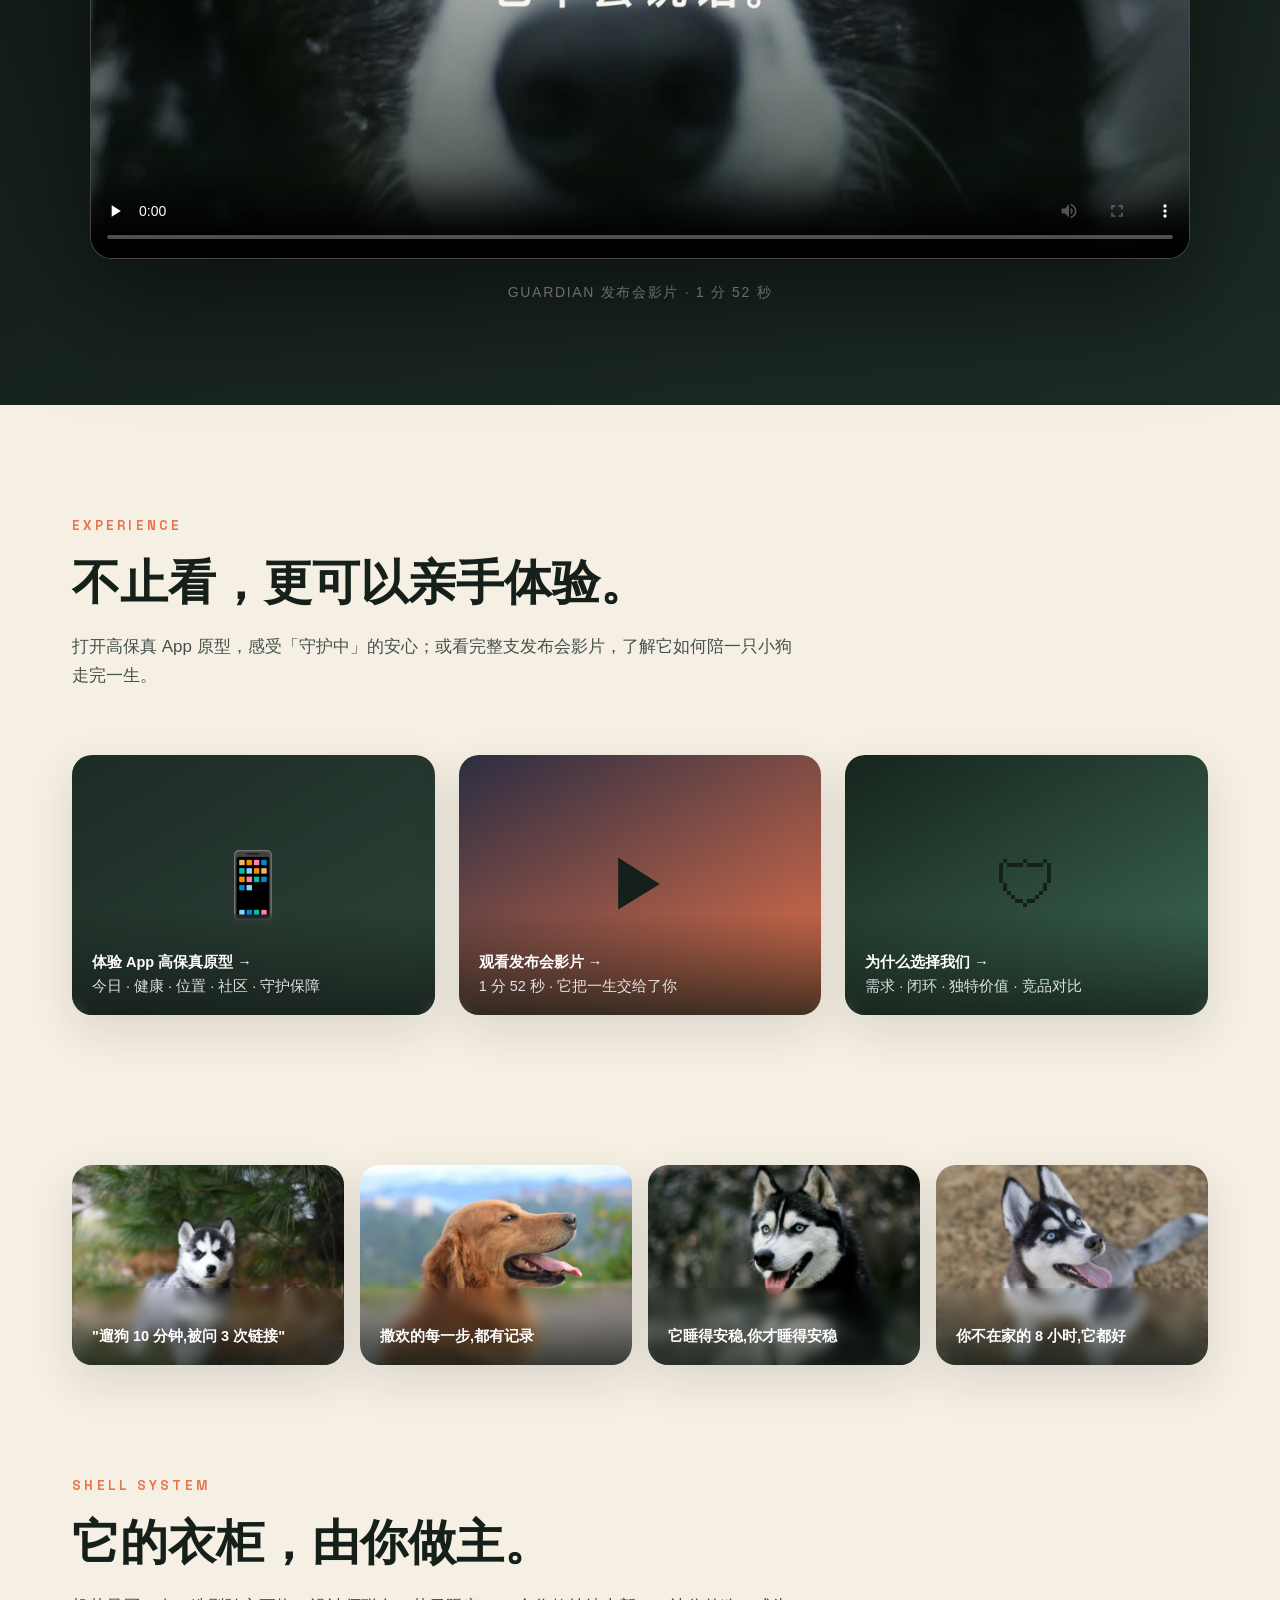
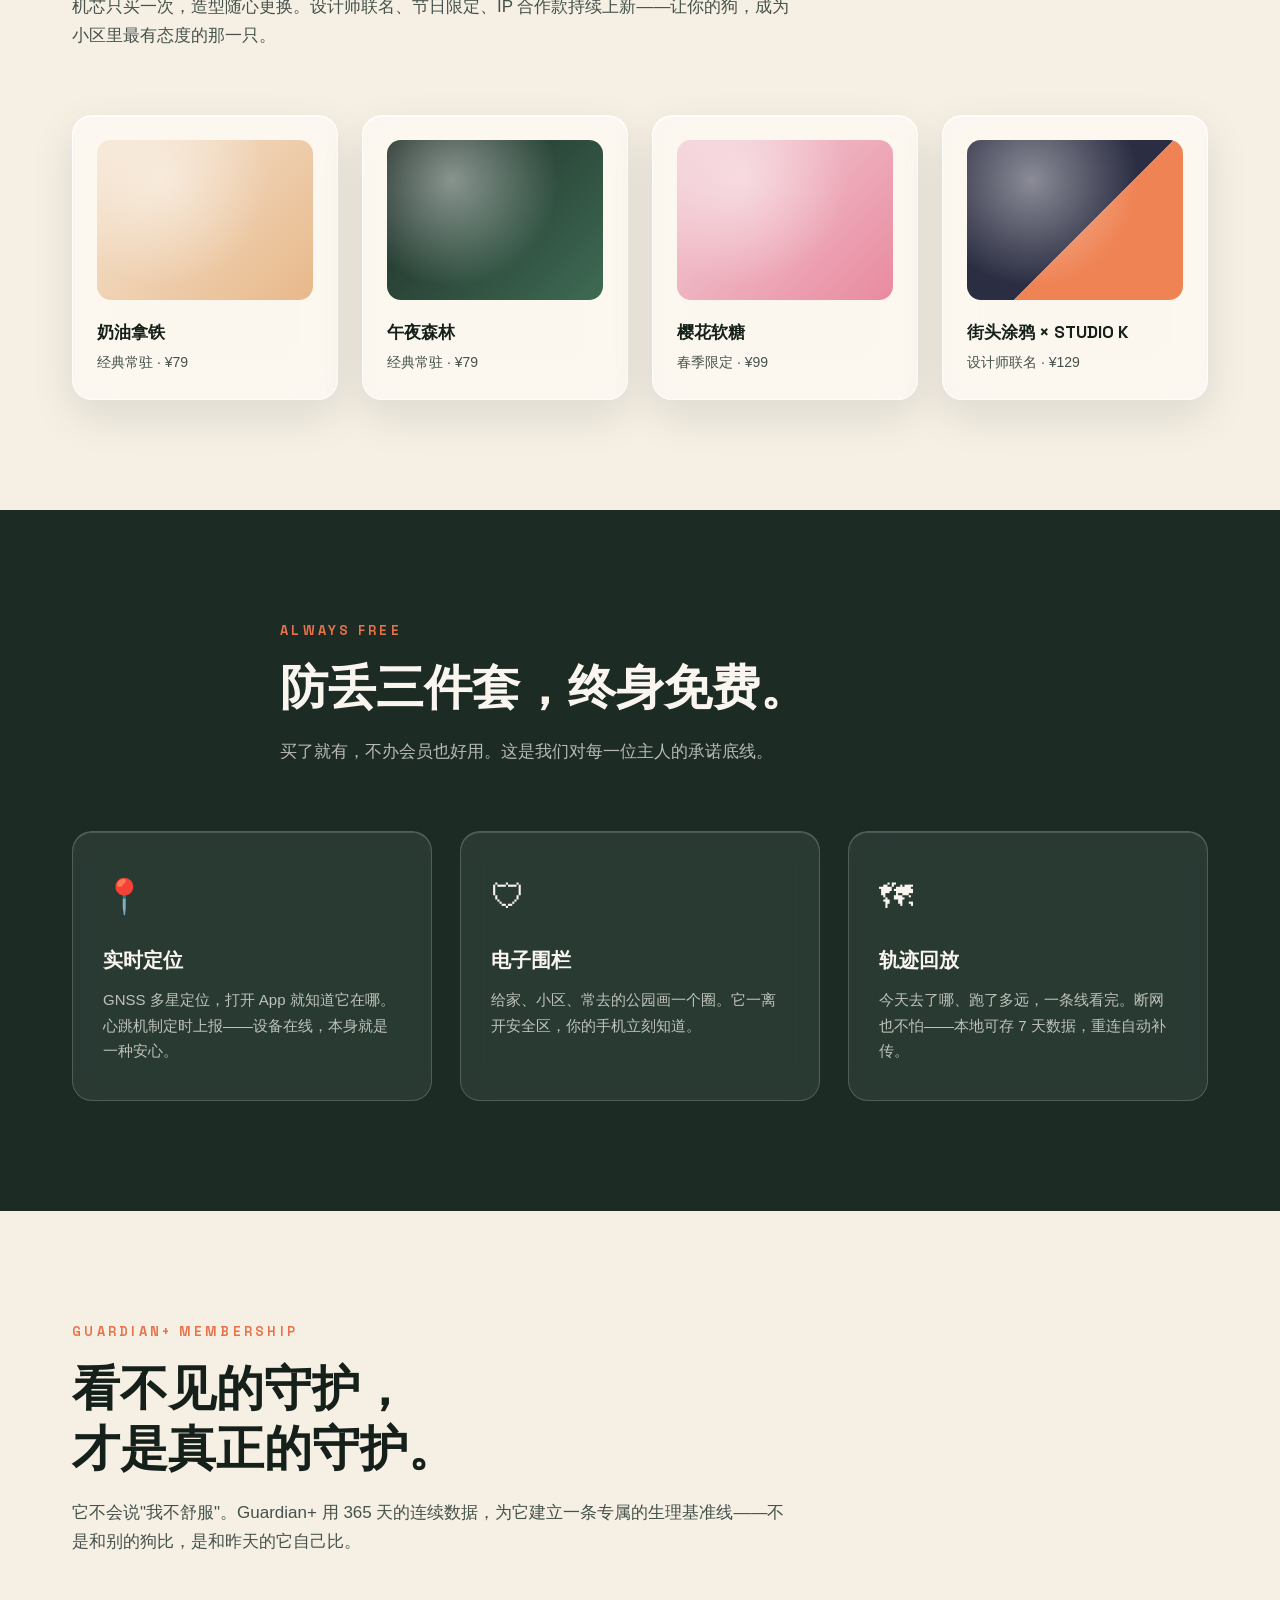
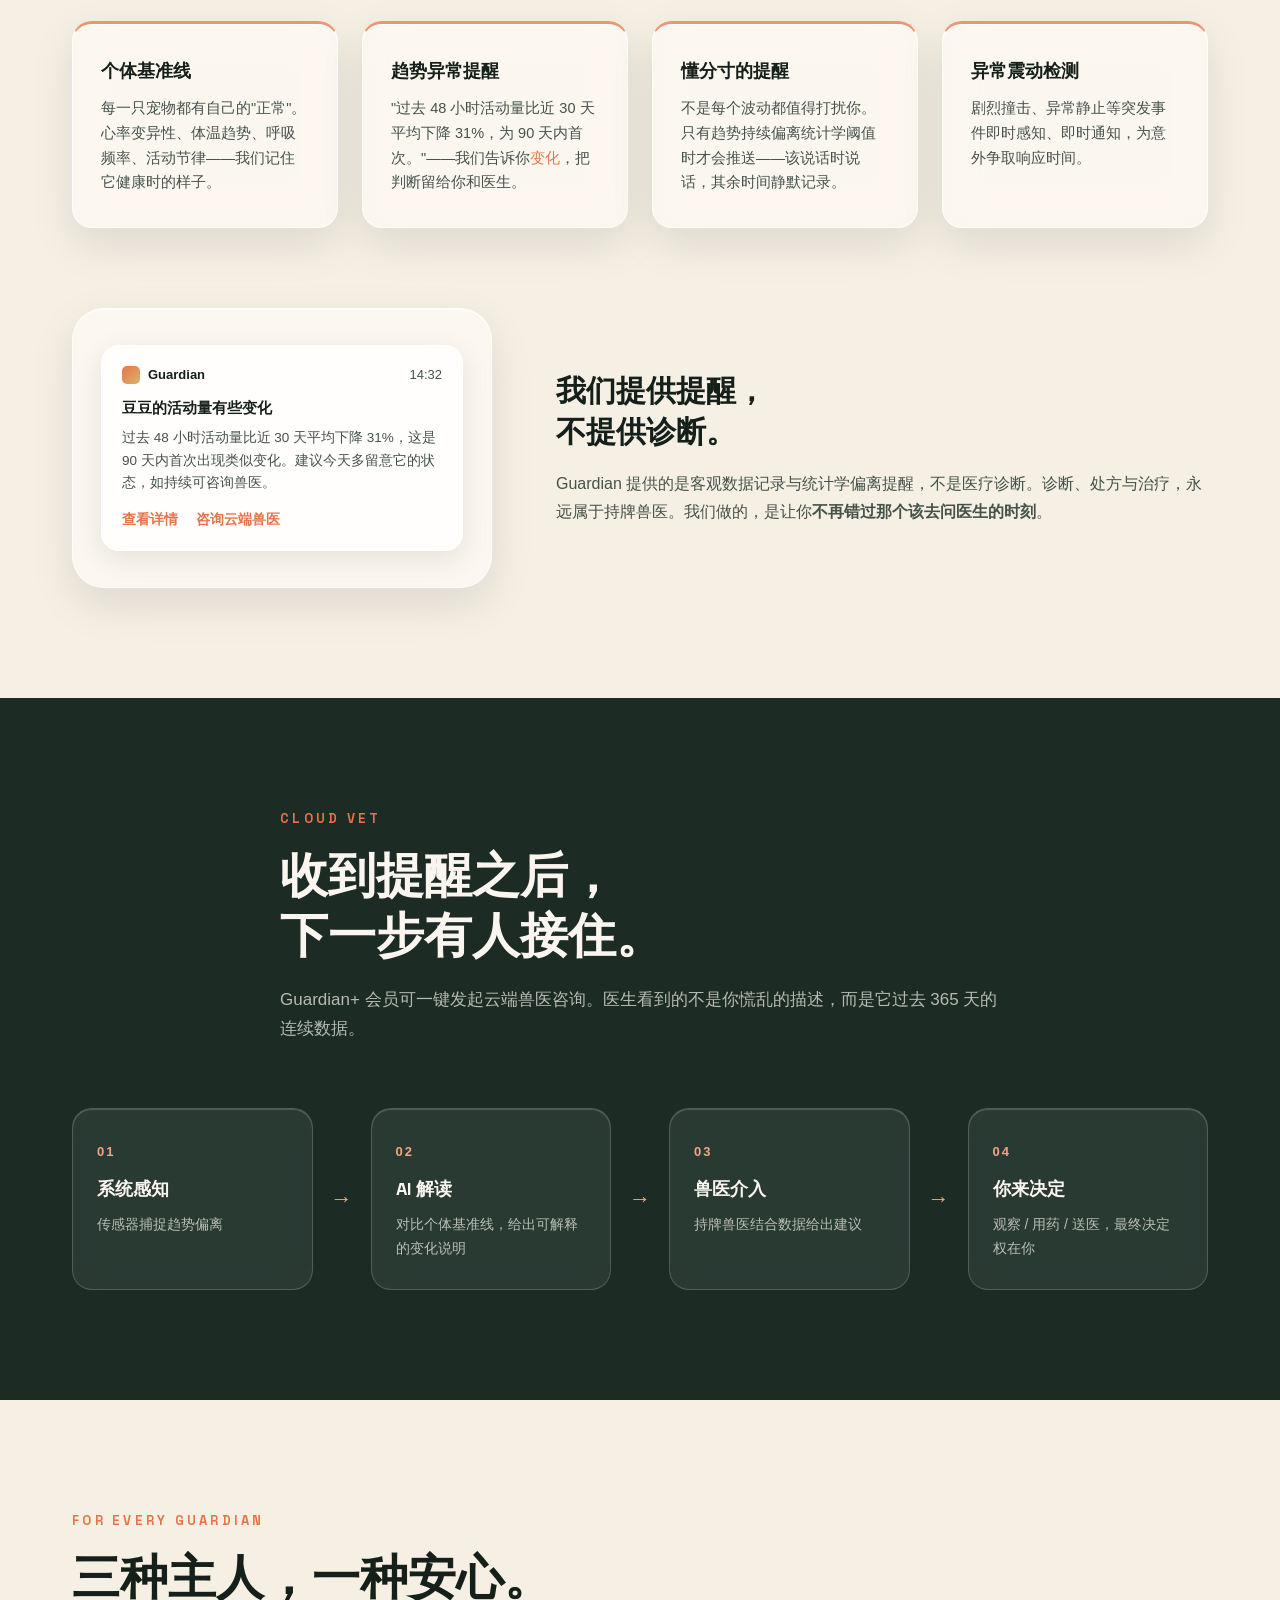
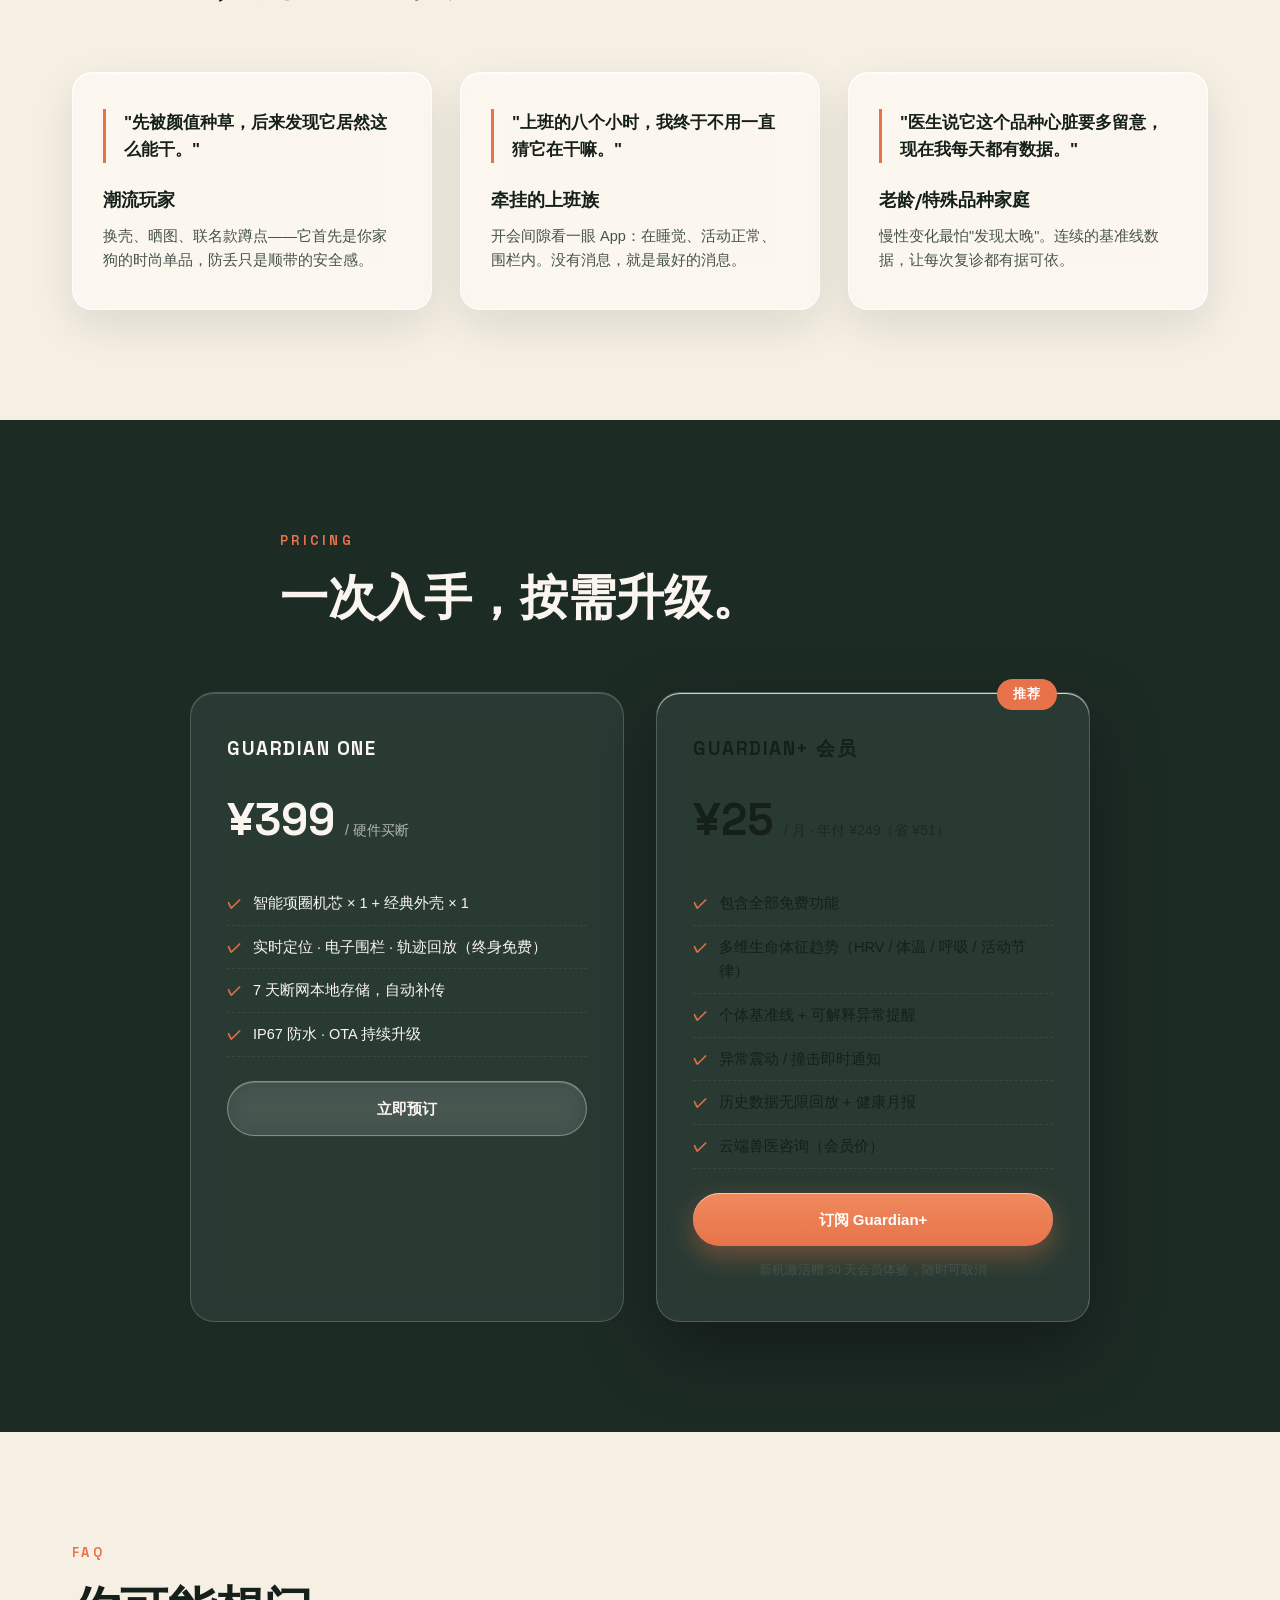
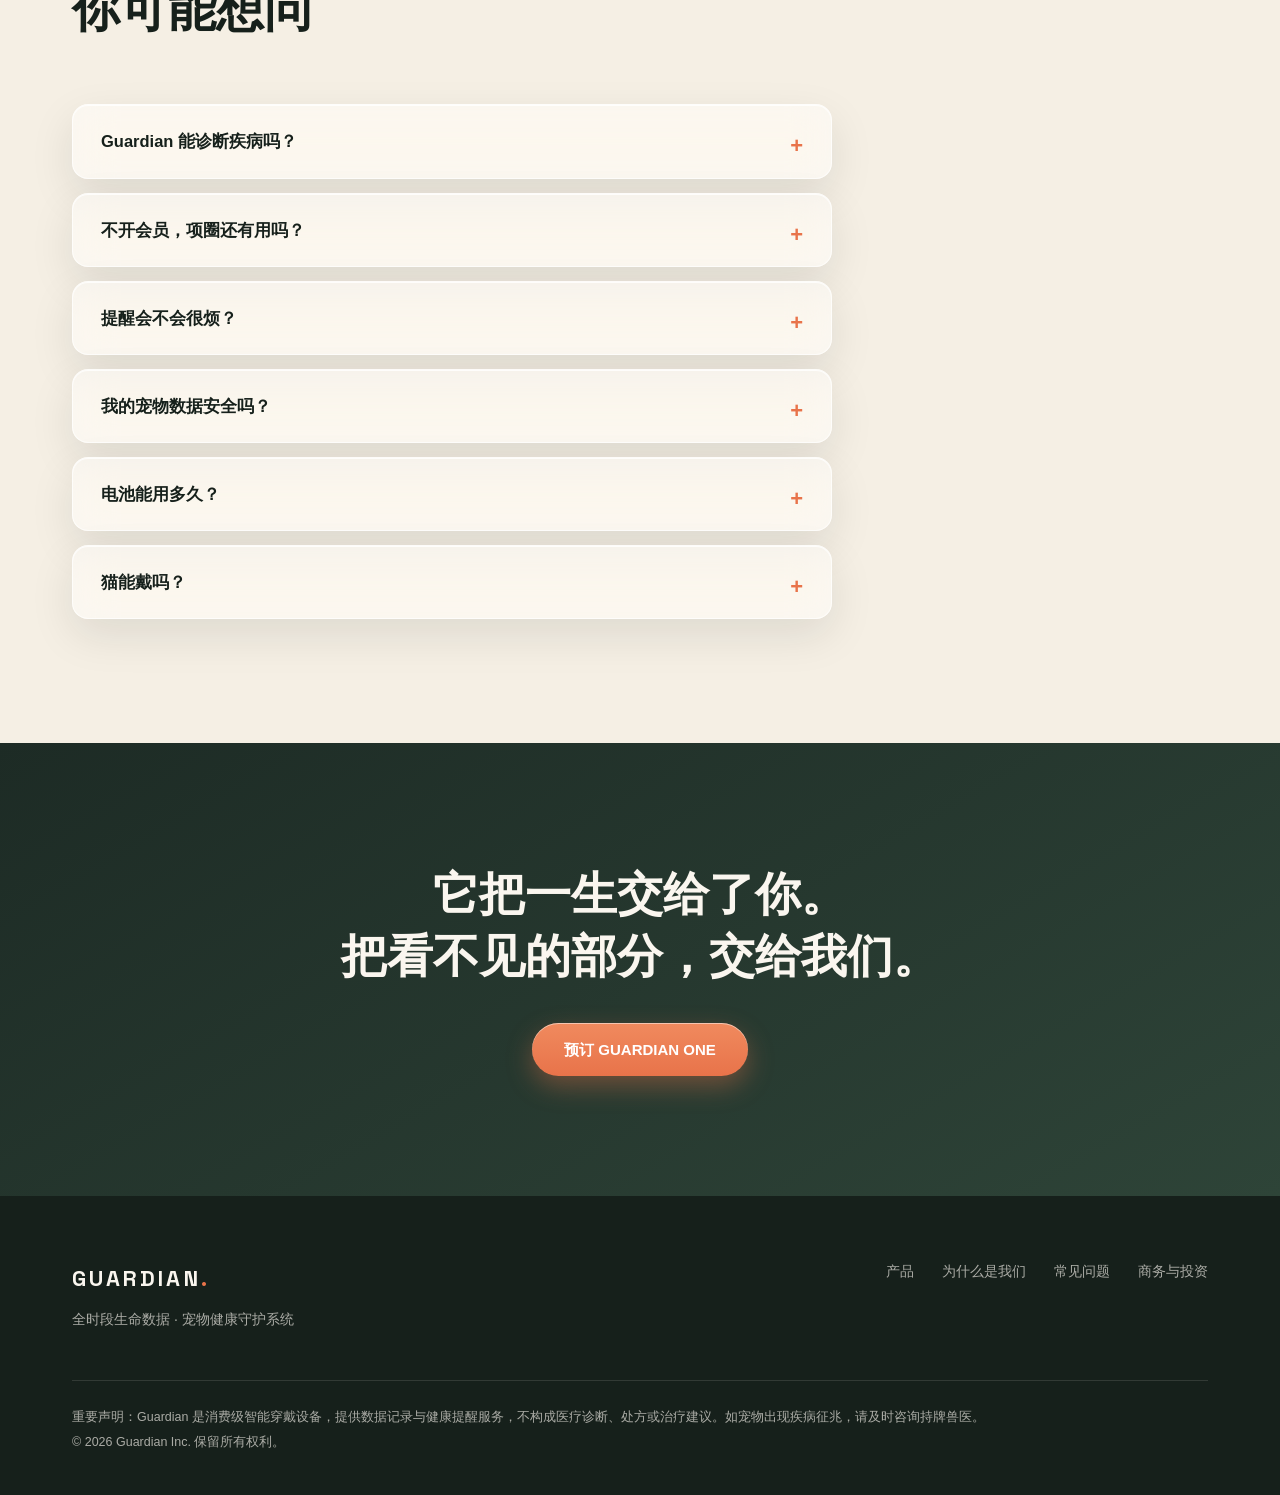
<file: website/index.html>
<!DOCTYPE html>
<html lang="zh-CN">
<head>
<meta charset="UTF-8">
<meta name="viewport" content="width=device-width, initial-scale=1.0">
<title>GUARDIAN · 守护者智能项圈 — 好看，只是它的开始</title>
<link rel="icon" type="image/svg+xml" href="favicon.svg">
<meta name="description" content="GUARDIAN 智能项圈：可换壳的潮流单品，内置实时定位与电子围栏。开通 Guardian+ 会员，解锁 24 小时生命体征趋势守护。提醒，不打扰；守护，不缺席。">
<link rel="preload" as="font" type="font/woff2" crossorigin href="fonts/SpaceGrotesk-var.woff2">
<link rel="stylesheet" href="style.css">
<link rel="preload" as="image" href="launch-poster.jpg">
<link rel="preload" as="image" href="img/dog-5.jpg">
<link rel="preload" as="image" href="img/dog-39.jpg">
<link rel="preload" as="image" href="img/dog-139.jpg">
<link rel="preload" as="image" href="img/dog-82.jpg">
</head>
<body>

<!-- ===== 导航 ===== -->
<header class="nav" id="nav">
  <div class="nav-inner">
    <a href="#top" class="logo">GUARDIAN<span class="logo-dot">.</span></a>
    <nav class="nav-links">
      <a href="index.html" class="active">首页</a>
      <a href="product.html">产品</a>
      <a href="why.html">为什么是我们</a>
      <a href="index.html#film">影片</a>
      <a href="index.html#showcase">体验</a>
      <a href="index.html#pricing">价格</a>
      <a href="index.html#faq">FAQ</a>
      <a href="investors.html">商务与投资</a>
    </nav>
    <a href="index-en.html" class="lang-switch">EN</a>
    <a href="#pricing" class="btn btn-small">立即预订</a>
    <button class="nav-toggle" id="navToggle" aria-label="菜单">☰</button>
  </div>
</header>

<!-- ===== Hero ===== -->
<section class="hero" id="top">
  <div class="hero-bg"></div>
  <div class="hero-inner">
    <p class="hero-eyebrow reveal">GUARDIAN ONE · 智能守护项圈</p>
    <h1 class="reveal delay-1">好看，<br>只是它的开始。</h1>
    <p class="hero-sub reveal delay-2">一条会被朋友追问链接的潮流项圈。<br>而在你看不见的地方，它 24 小时在线，替你守着那个不会说话的家人。</p>
    <div class="hero-cta reveal delay-3">
      <a href="#pricing" class="btn btn-primary">预订 GUARDIAN ONE · ¥399</a>
      <a href="#plus" class="btn btn-ghost">了解 Guardian+ 会员</a>
    </div>
    <div class="hero-stats reveal delay-4">
      <div><strong>7×24h</strong><span>全时段在线</span></div>
      <div><strong>7 天</strong><span>断网本地存储</span></div>
      <div><strong>365 天</strong><span>个体基准线建模</span></div>
    </div>
  </div>
  <div class="hero-collar reveal delay-2">
    <div class="collar-ring">
      <div class="collar-module">
        <div class="module-light"></div>
        <span class="module-text">GUARDIAN</span>
      </div>
    </div>
    <p class="collar-caption">模块化机芯 × 可更换时尚外壳</p>
  </div>
</section>

<!-- ===== 信任条 ===== -->
<div class="ticker">
  <div class="ticker-track">
    <span>静默守护，不打扰生活</span><span>·</span>
    <span>提醒 ≠ 诊断，专业的事交给兽医</span><span>·</span>
    <span>数据归你所有，可随时导出与撤回</span><span>·</span>
    <span>设计师联名外壳持续上新</span><span>·</span>
    <span>静默守护，不打扰生活</span><span>·</span>
    <span>提醒 ≠ 诊断，专业的事交给兽医</span><span>·</span>
    <span>数据归你所有，可随时导出与撤回</span><span>·</span>
    <span>设计师联名外壳持续上新</span><span>·</span>
  </div>
</div>

<!-- ===== 发布会影片 ===== -->
<section class="film-band" id="film">
  <div class="film-inner">
    <p class="eyebrow reveal">THE FILM</p>
    <h2 class="reveal delay-1">它把一生交给了你。</h2>
    <p class="section-sub reveal delay-2">用一分半,看 GUARDIAN 如何陪一只小狗，从第一次回家，走到慢慢变老。</p>
    <div class="film-frame reveal delay-2">
      <video controls preload="none" playsinline poster="launch-poster.jpg">
        <source src="launch-film.mp4" type="video/mp4">
        你的浏览器不支持内嵌视频，<a href="launch-film.mp4" style="color:var(--accent-soft)">点此观看</a>。
      </video>
    </div>
    <p class="film-cap reveal">GUARDIAN 发布会影片 · 1 分 52 秒</p>
  </div>
</section>

<!-- ===== 体验中心 ===== -->
<section class="section" id="showcase" style="padding-bottom:40px">
  <div class="section-head reveal">
    <p class="eyebrow">EXPERIENCE</p>
    <h2>不止看，更可以亲手体验。</h2>
    <p class="section-sub">打开高保真 App 原型，感受「守护中」的安心；或看完整支发布会影片，了解它如何陪一只小狗走完一生。</p>
  </div>
  <div class="gallery">
    <a class="img-card reveal" href="app/index.html" style="text-decoration:none">
      <div style="height:260px;display:flex;align-items:center;justify-content:center;background:linear-gradient(150deg,#1d2b25,#2e4438)">
        <span style="font-size:64px">📱</span>
      </div>
      <div class="img-cap">体验 App 高保真原型 →<br><span style="font-weight:400;opacity:.85">今日 · 健康 · 位置 · 社区 · 守护保障</span></div>
    </a>
    <a class="img-card reveal delay-1" href="#film" style="text-decoration:none">
      <div style="height:260px;display:flex;align-items:center;justify-content:center;background:linear-gradient(150deg,#2b2d42,#e8734a)">
        <span style="font-size:64px">▶</span>
      </div>
      <div class="img-cap">观看发布会影片 →<br><span style="font-weight:400;opacity:.85">1 分 52 秒 · 它把一生交给了你</span></div>
    </a>
    <a class="img-card reveal delay-2" href="why.html" style="text-decoration:none">
      <div style="height:260px;display:flex;align-items:center;justify-content:center;background:linear-gradient(150deg,#16241d,#3e6b54)">
        <span style="font-size:64px">🛡</span>
      </div>
      <div class="img-cap">为什么选择我们 →<br><span style="font-weight:400;opacity:.85">需求 · 闭环 · 独特价值 · 竞品对比</span></div>
    </a>
  </div>
</section>

<!-- ===== 生活方式画廊 ===== -->
<section class="section" style="padding-bottom:0">
  <div class="photo-strip">
    <div class="img-card reveal"><img src="img/dog-5.jpg" alt="戴着 GUARDIAN 的狗狗" loading="eager" fetchpriority="high" onerror="this.style.display='none'"><div class="img-cap">"遛狗 10 分钟,被问 3 次链接"</div></div>
    <div class="img-card reveal delay-1"><img src="img/dog-39.jpg" alt="公园奔跑的狗狗" loading="eager" fetchpriority="high" onerror="this.style.display='none'"><div class="img-cap">撒欢的每一步,都有记录</div></div>
    <div class="img-card reveal delay-2"><img src="img/dog-139.jpg" alt="安睡的狗狗" loading="eager" fetchpriority="high" onerror="this.style.display='none'"><div class="img-cap">它睡得安稳,你才睡得安稳</div></div>
    <div class="img-card reveal delay-3"><img src="img/dog-82.jpg" alt="等待主人的狗狗" loading="eager" fetchpriority="high" onerror="this.style.display='none'"><div class="img-cap">你不在家的 8 小时,它都好</div></div>
  </div>
</section>

<!-- ===== 外壳系统 ===== -->
<section class="section" id="shells">
  <div class="section-head reveal">
    <p class="eyebrow">SHELL SYSTEM</p>
    <h2>它的衣柜，由你做主。</h2>
    <p class="section-sub">机芯只买一次，造型随心更换。设计师联名、节日限定、IP 合作款持续上新——让你的狗，成为小区里最有态度的那一只。</p>
  </div>
  <div class="shell-grid">
    <div class="shell-card reveal" style="--c1:#f5e6d3;--c2:#e8b88a"><div class="shell-swatch"></div><h3>奶油拿铁</h3><p>经典常驻 · ¥79</p></div>
    <div class="shell-card reveal delay-1" style="--c1:#1d2b25;--c2:#3e6b54"><div class="shell-swatch"></div><h3>午夜森林</h3><p>经典常驻 · ¥79</p></div>
    <div class="shell-card reveal delay-2" style="--c1:#f3d1d8;--c2:#e98aa0"><div class="shell-swatch"></div><h3>樱花软糖</h3><p>春季限定 · ¥99</p></div>
    <div class="shell-card reveal delay-3" style="--c1:#2b2d42;--c2:#ef8354"><div class="shell-swatch shell-graffiti"></div><h3>街头涂鸦 × STUDIO K</h3><p>设计师联名 · ¥129</p></div>
  </div>
</section>

<!-- ===== 防丢守护（免费） ===== -->
<section class="section section-dark" id="safety">
  <div class="section-head reveal">
    <p class="eyebrow">ALWAYS FREE</p>
    <h2>防丢三件套，终身免费。</h2>
    <p class="section-sub">买了就有，不办会员也好用。这是我们对每一位主人的承诺底线。</p>
  </div>
  <div class="feature-grid">
    <div class="feature-card reveal">
      <div class="feature-icon">📍</div>
      <h3>实时定位</h3>
      <p>GNSS 多星定位，打开 App 就知道它在哪。心跳机制定时上报——设备在线，本身就是一种安心。</p>
    </div>
    <div class="feature-card reveal delay-1">
      <div class="feature-icon">🛡</div>
      <h3>电子围栏</h3>
      <p>给家、小区、常去的公园画一个圈。它一离开安全区，你的手机立刻知道。</p>
    </div>
    <div class="feature-card reveal delay-2">
      <div class="feature-icon">🗺</div>
      <h3>轨迹回放</h3>
      <p>今天去了哪、跑了多远，一条线看完。断网也不怕——本地可存 7 天数据，重连自动补传。</p>
    </div>
  </div>
</section>

<!-- ===== Guardian+ 会员 ===== -->
<section class="section" id="plus">
  <div class="section-head reveal">
    <p class="eyebrow">GUARDIAN+ MEMBERSHIP</p>
    <h2>看不见的守护，<br>才是真正的守护。</h2>
    <p class="section-sub">它不会说"我不舒服"。Guardian+ 用 365 天的连续数据，为它建立一条专属的生理基准线——不是和别的狗比，是和昨天的它自己比。</p>
  </div>

  <div class="plus-grid">
    <div class="plus-card reveal">
      <h3>个体基准线</h3>
      <p>每一只宠物都有自己的"正常"。心率变异性、体温趋势、呼吸频率、活动节律——我们记住它健康时的样子。</p>
    </div>
    <div class="plus-card reveal delay-1">
      <h3>趋势异常提醒</h3>
      <p>"过去 48 小时活动量比近 30 天平均下降 31%，为 90 天内首次。"——我们告诉你<em>变化</em>，把判断留给你和医生。</p>
    </div>
    <div class="plus-card reveal delay-2">
      <h3>懂分寸的提醒</h3>
      <p>不是每个波动都值得打扰你。只有趋势持续偏离统计学阈值时才会推送——该说话时说话，其余时间静默记录。</p>
    </div>
    <div class="plus-card reveal delay-3">
      <h3>异常震动检测</h3>
      <p>剧烈撞击、异常静止等突发事件即时感知、即时通知，为意外争取响应时间。</p>
    </div>
  </div>

  <div class="alert-demo reveal">
    <div class="phone-mock">
      <div class="mock-notif">
        <div class="mock-notif-head"><span class="mock-app-icon"></span><strong>Guardian</strong><span class="mock-time">14:32</span></div>
        <p><strong>豆豆的活动量有些变化</strong></p>
        <p class="mock-body">过去 48 小时活动量比近 30 天平均下降 31%，这是 90 天内首次出现类似变化。建议今天多留意它的状态，如持续可咨询兽医。</p>
        <div class="mock-actions"><span>查看详情</span><span>咨询云端兽医</span></div>
      </div>
    </div>
    <div class="alert-demo-text">
      <h3>我们提供提醒，<br>不提供诊断。</h3>
      <p>Guardian 提供的是客观数据记录与统计学偏离提醒，不是医疗诊断。诊断、处方与治疗，永远属于持牌兽医。我们做的，是让你<strong>不再错过那个该去问医生的时刻</strong>。</p>
    </div>
  </div>
</section>

<!-- ===== 云端兽医 ===== -->
<section class="section section-dark" id="vet">
  <div class="section-head reveal">
    <p class="eyebrow">CLOUD VET</p>
    <h2>收到提醒之后，<br>下一步有人接住。</h2>
    <p class="section-sub">Guardian+ 会员可一键发起云端兽医咨询。医生看到的不是你慌乱的描述，而是它过去 365 天的连续数据。</p>
  </div>
  <div class="steps">
    <div class="step reveal"><span class="step-num">01</span><h3>系统感知</h3><p>传感器捕捉趋势偏离</p></div>
    <div class="step-arrow reveal">→</div>
    <div class="step reveal delay-1"><span class="step-num">02</span><h3>AI 解读</h3><p>对比个体基准线，给出可解释的变化说明</p></div>
    <div class="step-arrow reveal delay-1">→</div>
    <div class="step reveal delay-2"><span class="step-num">03</span><h3>兽医介入</h3><p>持牌兽医结合数据给出建议</p></div>
    <div class="step-arrow reveal delay-2">→</div>
    <div class="step reveal delay-3"><span class="step-num">04</span><h3>你来决定</h3><p>观察 / 用药 / 送医，最终决定权在你</p></div>
  </div>
</section>

<!-- ===== 三种主人 ===== -->
<section class="section" id="stories">
  <div class="section-head reveal">
    <p class="eyebrow">FOR EVERY GUARDIAN</p>
    <h2>三种主人，一种安心。</h2>
  </div>
  <div class="persona-grid">
    <div class="persona-card reveal">
      <p class="persona-quote">"先被颜值种草，后来发现它居然这么能干。"</p>
      <h3>潮流玩家</h3>
      <p>换壳、晒图、联名款蹲点——它首先是你家狗的时尚单品，防丢只是顺带的安全感。</p>
    </div>
    <div class="persona-card reveal delay-1">
      <p class="persona-quote">"上班的八个小时，我终于不用一直猜它在干嘛。"</p>
      <h3>牵挂的上班族</h3>
      <p>开会间隙看一眼 App：在睡觉、活动正常、围栏内。没有消息，就是最好的消息。</p>
    </div>
    <div class="persona-card reveal delay-2">
      <p class="persona-quote">"医生说它这个品种心脏要多留意，现在我每天都有数据。"</p>
      <h3>老龄/特殊品种家庭</h3>
      <p>慢性变化最怕"发现太晚"。连续的基准线数据，让每次复诊都有据可依。</p>
    </div>
  </div>
</section>

<!-- ===== 价格 ===== -->
<section class="section section-dark" id="pricing">
  <div class="section-head reveal">
    <p class="eyebrow">PRICING</p>
    <h2>一次入手，按需升级。</h2>
  </div>
  <div class="price-grid">
    <div class="price-card reveal">
      <h3>GUARDIAN ONE</h3>
      <p class="price"><span class="price-num">¥399</span><span class="price-unit">/ 硬件买断</span></p>
      <ul>
        <li>智能项圈机芯 × 1 + 经典外壳 × 1</li>
        <li>实时定位 · 电子围栏 · 轨迹回放（终身免费）</li>
        <li>7 天断网本地存储，自动补传</li>
        <li>IP67 防水 · OTA 持续升级</li>
      </ul>
      <a href="#" class="btn btn-ghost btn-block">立即预订</a>
    </div>
    <div class="price-card price-featured reveal delay-1">
      <div class="price-badge">推荐</div>
      <h3>GUARDIAN+ 会员</h3>
      <p class="price"><span class="price-num">¥25</span><span class="price-unit">/ 月 · 年付 ¥249（省 ¥51）</span></p>
      <ul>
        <li>包含全部免费功能</li>
        <li>多维生命体征趋势（HRV / 体温 / 呼吸 / 活动节律）</li>
        <li>个体基准线 + 可解释异常提醒</li>
        <li>异常震动 / 撞击即时通知</li>
        <li>历史数据无限回放 + 健康月报</li>
        <li>云端兽医咨询（会员价）</li>
      </ul>
      <a href="#" class="btn btn-primary btn-block">订阅 Guardian+</a>
      <p class="price-note">新机激活赠 30 天会员体验，随时可取消</p>
    </div>
  </div>
</section>

<!-- ===== FAQ ===== -->
<section class="section" id="faq">
  <div class="section-head reveal">
    <p class="eyebrow">FAQ</p>
    <h2>你可能想问</h2>
  </div>
  <div class="faq-list">
    <details class="reveal"><summary>Guardian 能诊断疾病吗？</summary><p>不能，也不应该。Guardian 提供的是客观数据记录与统计学偏离提醒，属于健康提醒而非医疗诊断。所有诊断与治疗决策都应由持牌兽医做出。我们的价值，是让你不错过该咨询医生的时刻，并让医生看到连续数据而非单点快照。</p></details>
    <details class="reveal"><summary>不开会员，项圈还有用吗？</summary><p>当然。实时定位、电子围栏、轨迹回放终身免费——作为一条高颜值防丢项圈，它已经值回票价。会员解锁的是生命体征趋势与守护服务。</p></details>
    <details class="reveal"><summary>提醒会不会很烦？</summary><p>我们最在意的就是这一点。系统只在趋势持续偏离统计学阈值时才提醒，单次波动会被静默记录而非推送。我们宁可少说话，也不做"狼来了"。</p></details>
    <details class="reveal"><summary>我的宠物数据安全吗？</summary><p>数据分级管理：基础活动数据、隐私轨迹数据、敏感生理数据分别加密与鉴权。数据所有权完全归你，可随时导出或撤回授权；任何第三方（医生/保险）只有在你显式授权的服务场景下才能访问对应时间段的数据。</p></details>
    <details class="reveal"><summary>电池能用多久？</summary><p>采用边缘计算功耗策略：静止时休眠，检测到活动或异常时才唤醒高频采样，日常使用一次充电可支撑多天（具体续航以正式发布参数为准）。</p></details>
    <details class="reveal"><summary>猫能戴吗？</summary><p>GUARDIAN ONE 首发针对犬类设计，提供项圈与胸背两种佩戴形态。猫用轻量版已在路线图中。</p></details>
  </div>
</section>

<!-- ===== CTA ===== -->
<section class="cta-final">
  <div class="reveal">
    <h2>它把一生交给了你。<br>把看不见的部分，交给我们。</h2>
    <a href="#pricing" class="btn btn-primary">预订 GUARDIAN ONE</a>
  </div>
</section>

<!-- ===== Footer ===== -->
<footer class="footer">
  <div class="footer-inner">
    <div class="footer-brand">
      <p class="logo">GUARDIAN<span class="logo-dot">.</span></p>
      <p>全时段生命数据 · 宠物健康守护系统</p>
    </div>
    <div class="footer-links">
      <a href="product.html">产品</a>
      <a href="why.html">为什么是我们</a>
      <a href="#faq">常见问题</a>
      <a href="investors.html">商务与投资</a>
    </div>
  </div>
  <p class="footer-disclaimer">重要声明：Guardian 是消费级智能穿戴设备，提供数据记录与健康提醒服务，不构成医疗诊断、处方或治疗建议。如宠物出现疾病征兆，请及时咨询持牌兽医。<br>© 2026 Guardian Inc. 保留所有权利。</p>
</footer>

<script src="script.js"></script>
</body>
</html>
</file>
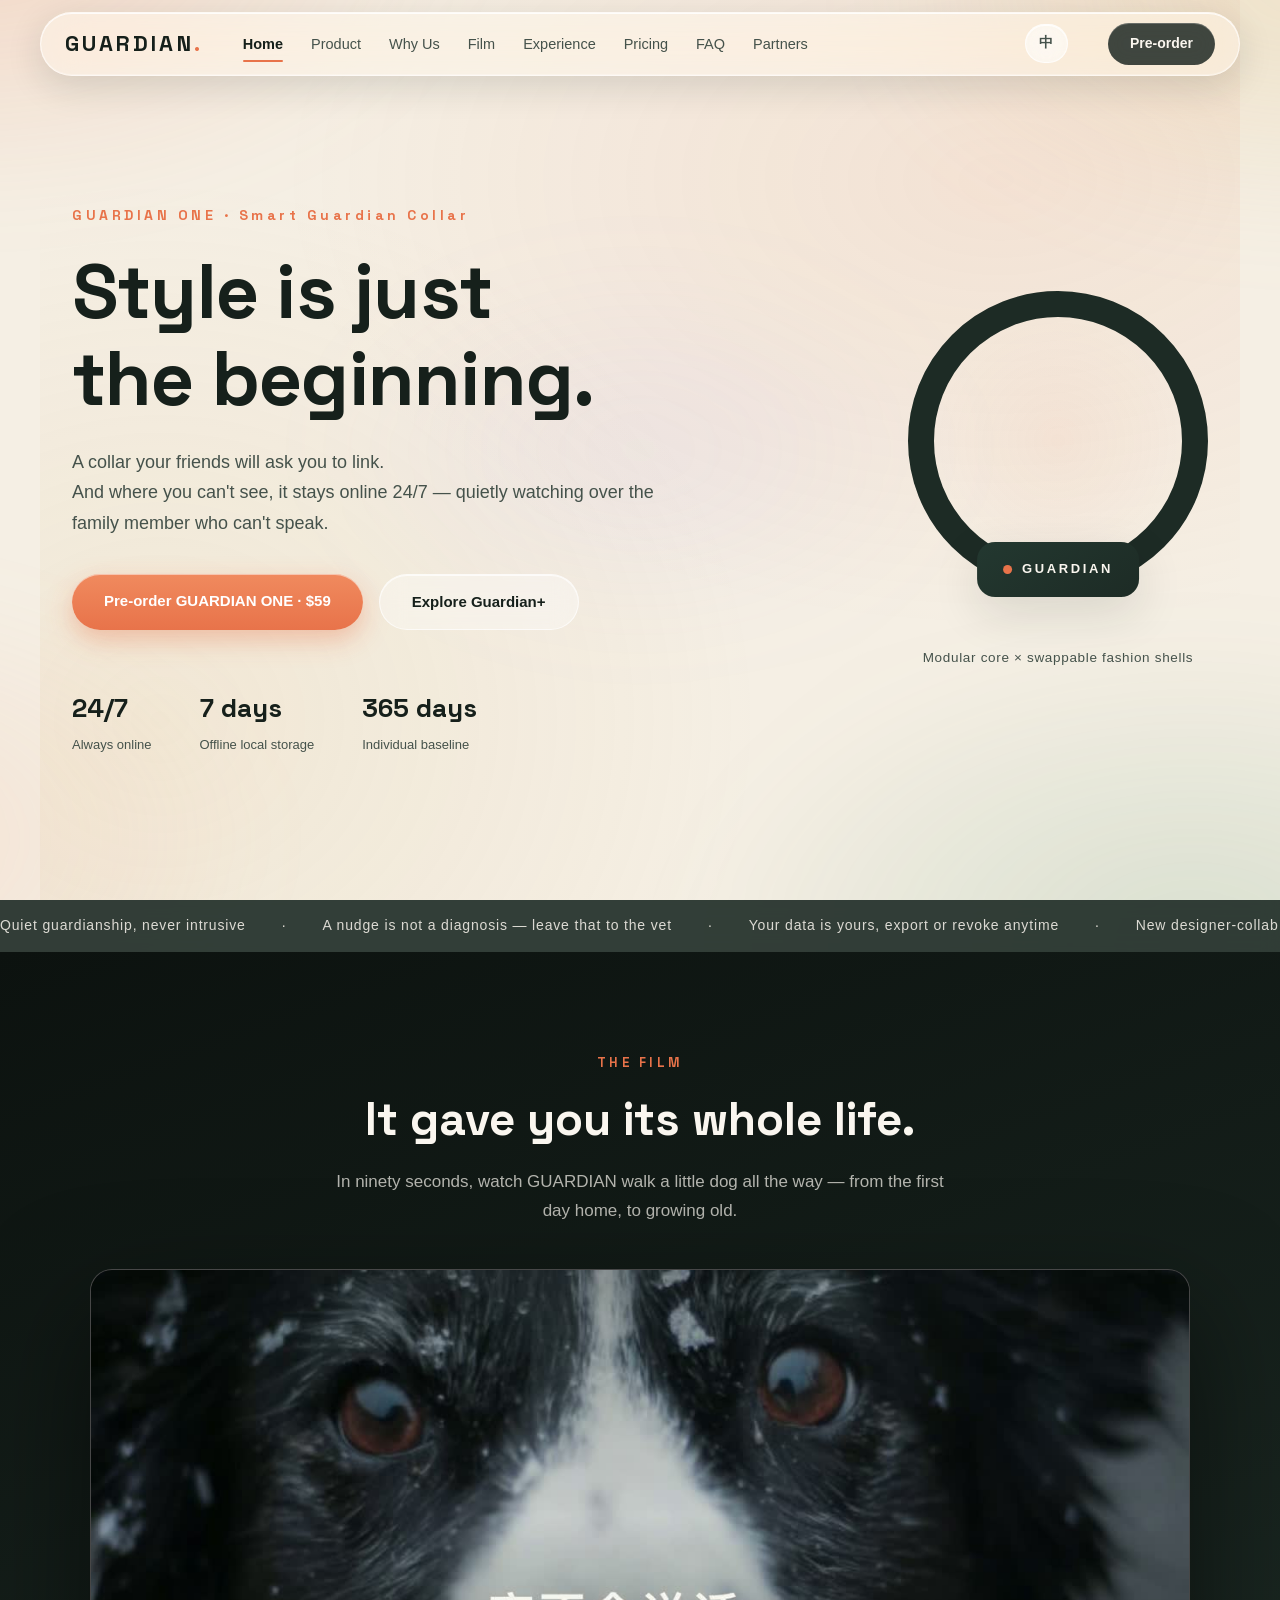
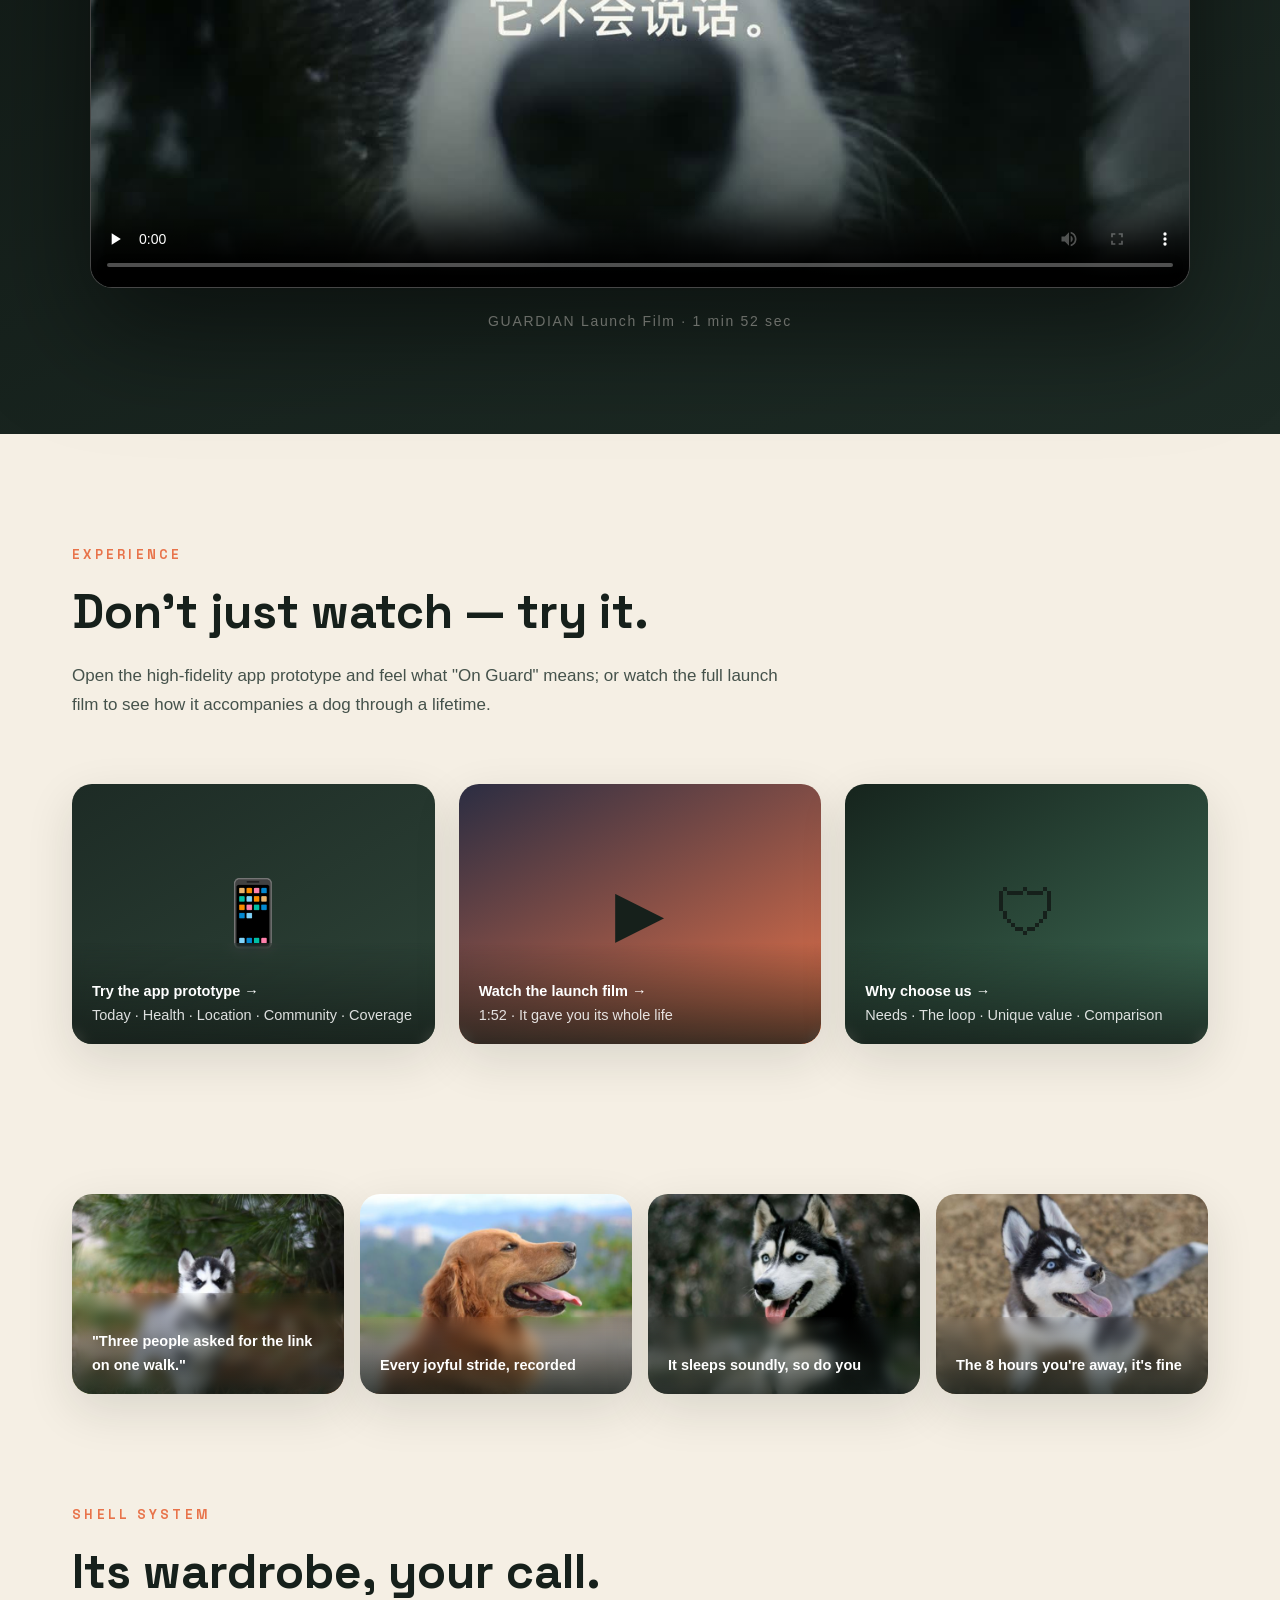
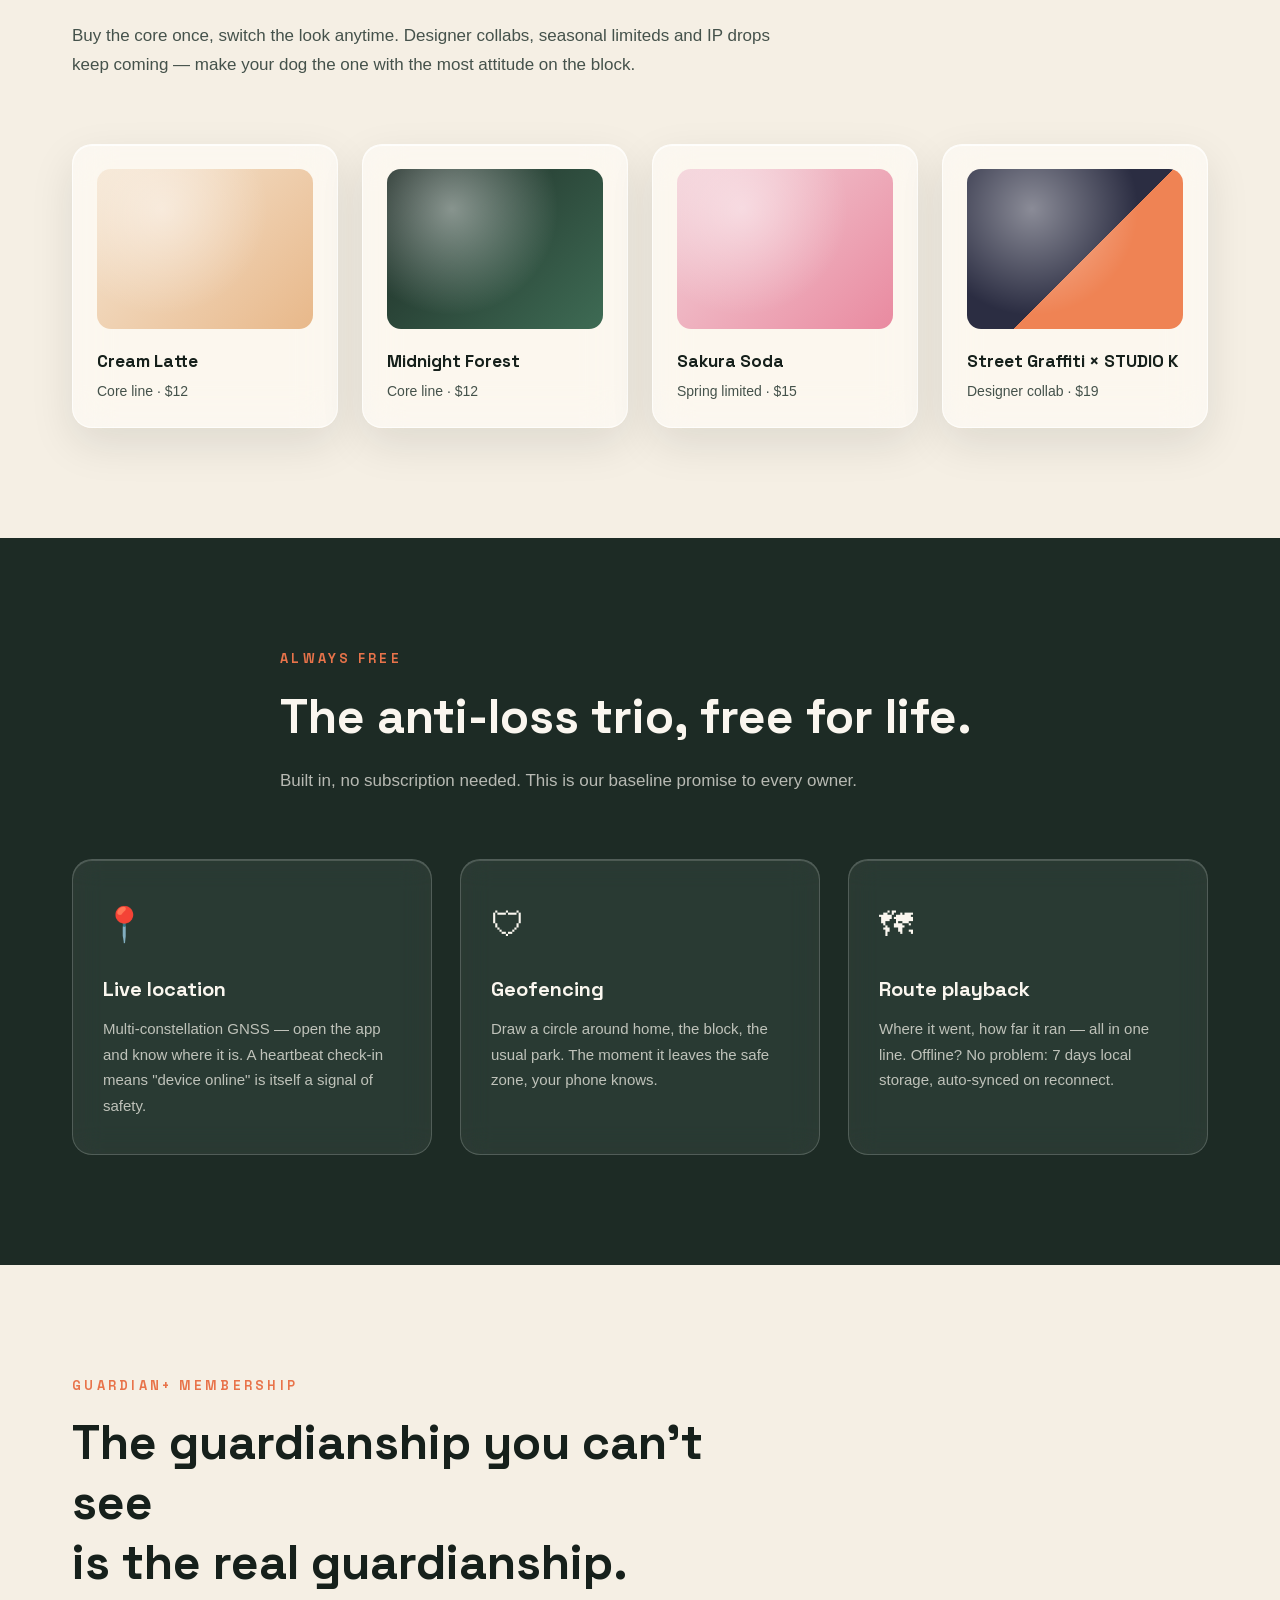
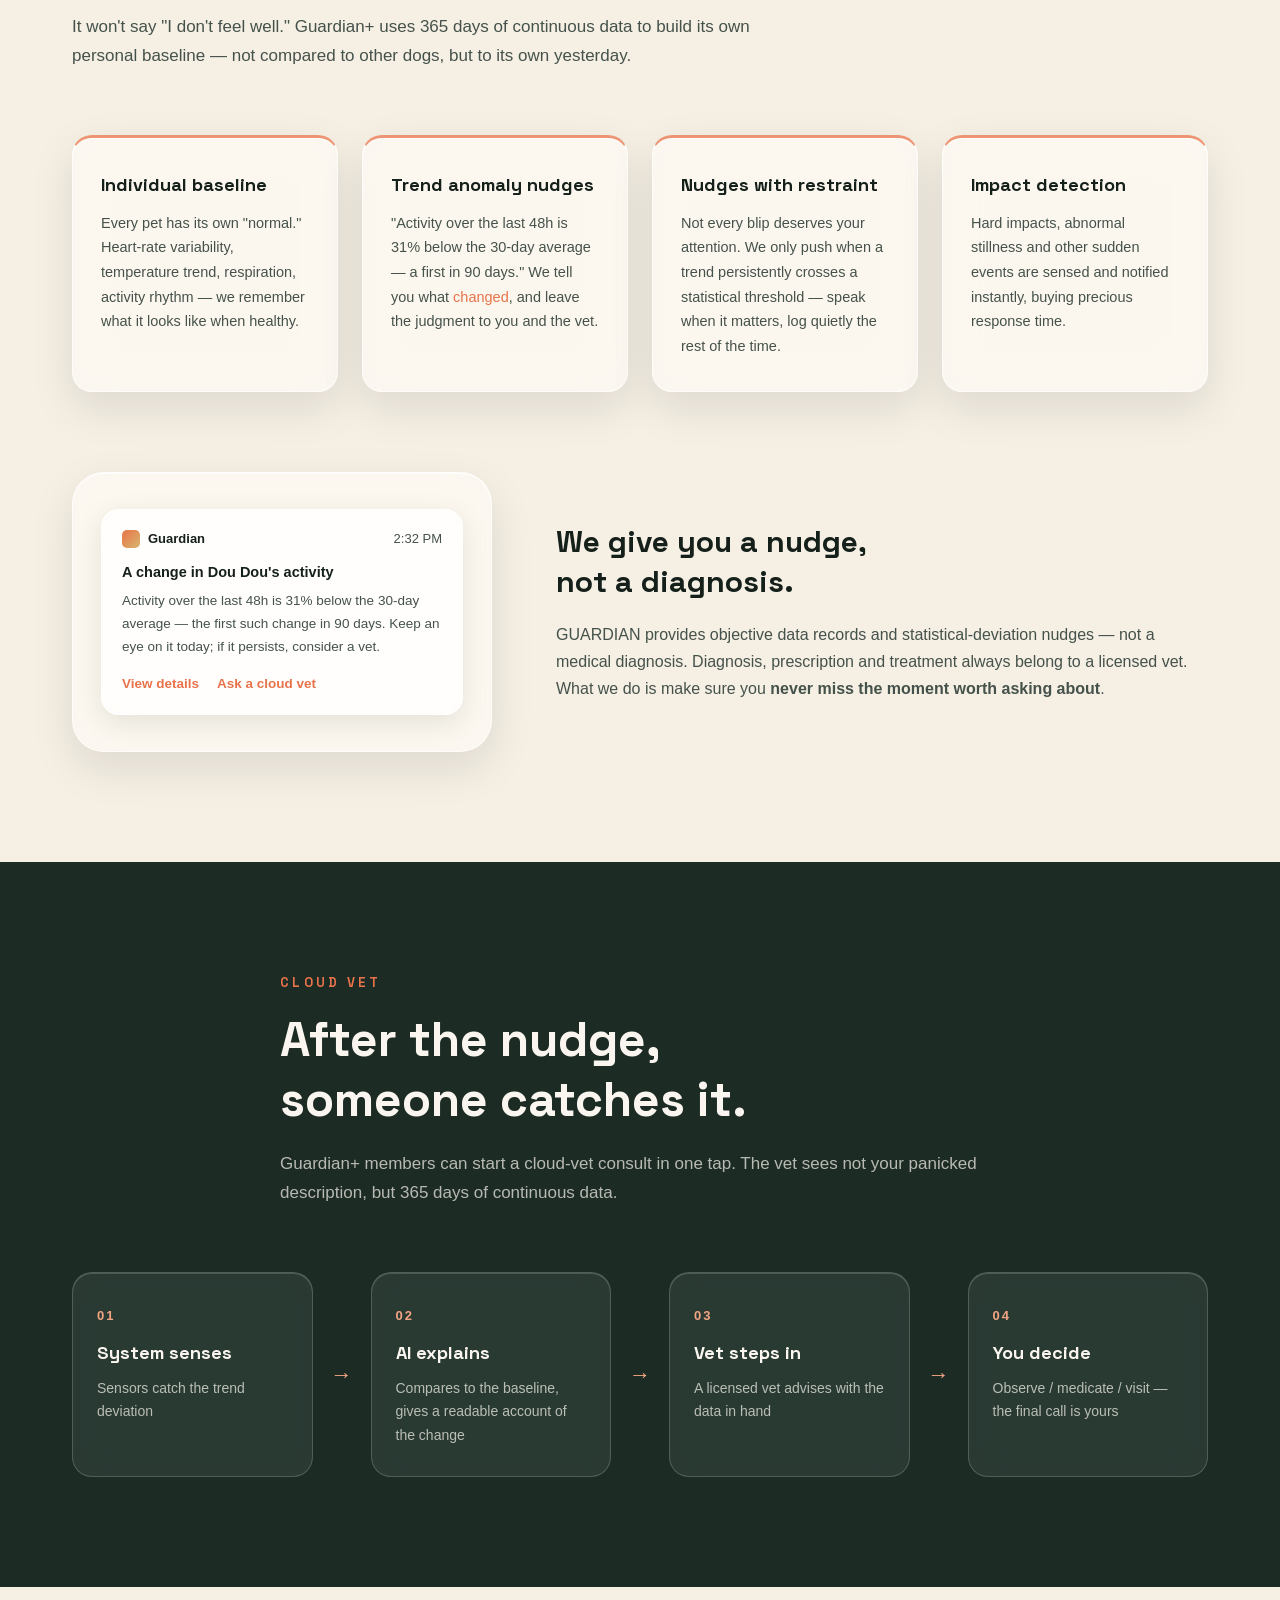
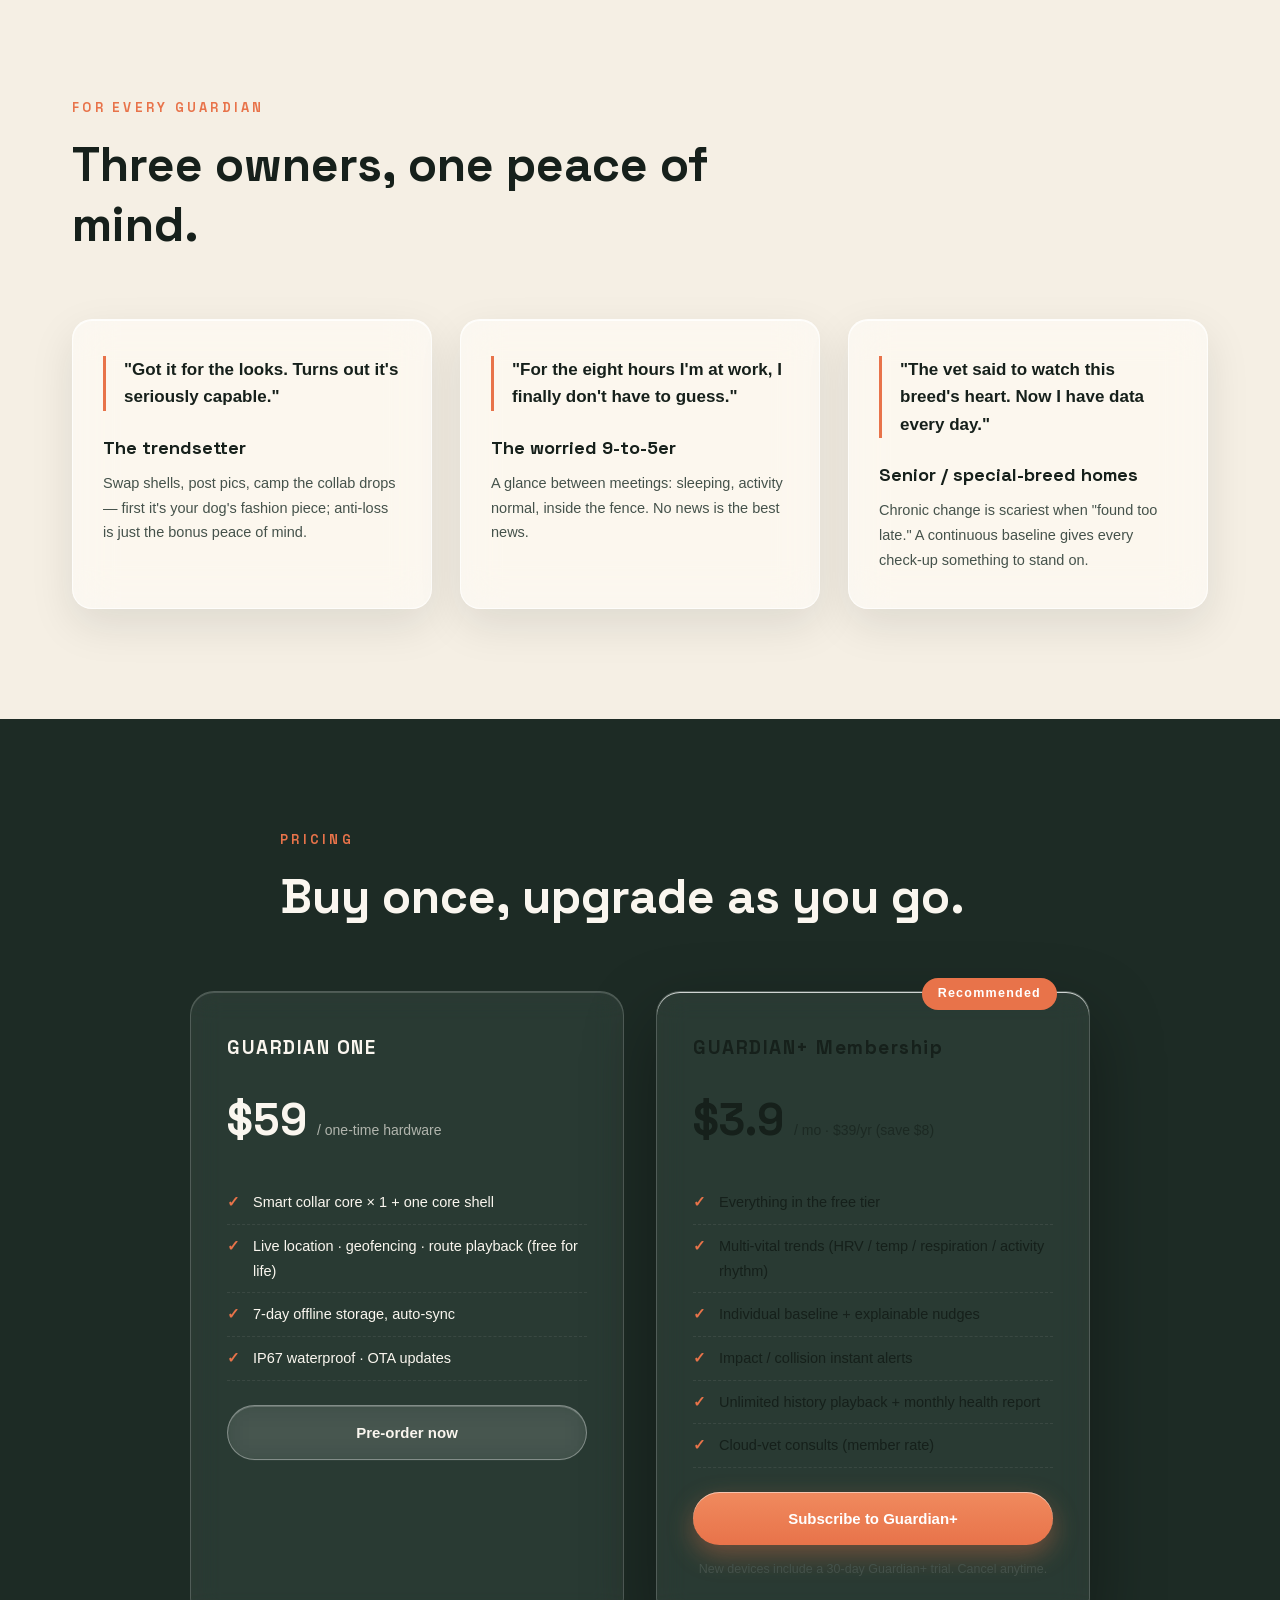
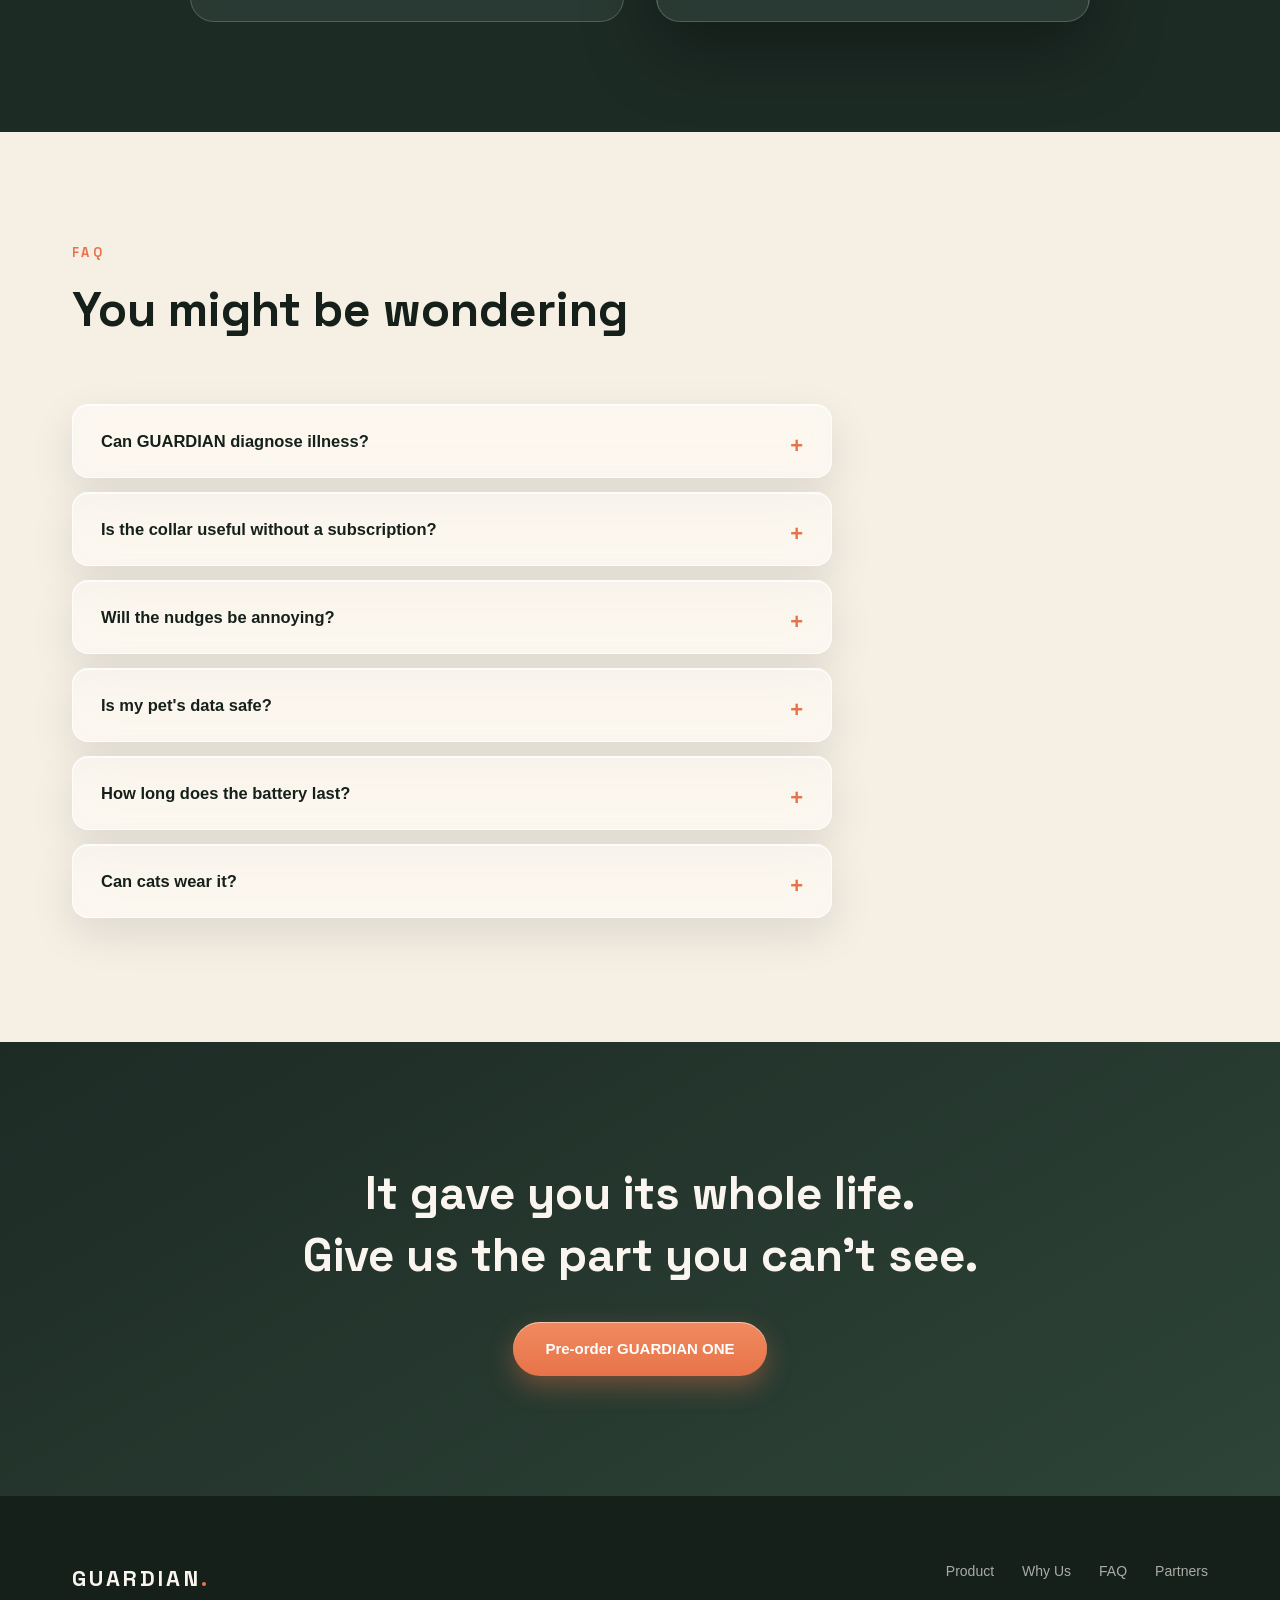
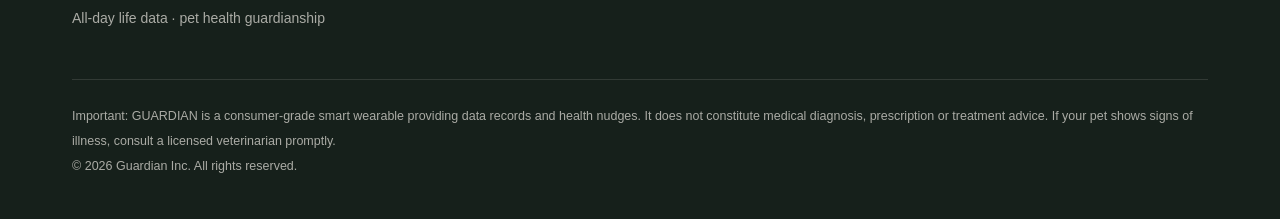
<file: website/index-en.html>
<!DOCTYPE html>
<html lang="en">
<head>
<meta charset="UTF-8">
<meta name="viewport" content="width=device-width, initial-scale=1.0">
<title>GUARDIAN · Smart Guardian Collar — Style is just the beginning</title>
<link rel="icon" type="image/svg+xml" href="favicon.svg">
<meta name="description" content="GUARDIAN smart collar: a swappable-shell fashion piece with built-in live GPS and geofencing. Subscribe to Guardian+ for 24/7 vital-sign trend guardianship. A nudge, never noise.">
<link rel="preload" as="font" type="font/woff2" crossorigin href="fonts/SpaceGrotesk-var.woff2">
<link rel="stylesheet" href="style.css">
<link rel="preload" as="image" href="launch-poster.jpg">
<link rel="preload" as="image" href="img/dog-5.jpg">
<link rel="preload" as="image" href="img/dog-39.jpg">
<link rel="preload" as="image" href="img/dog-139.jpg">
<link rel="preload" as="image" href="img/dog-82.jpg">
</head>
<body>

<!-- ===== Nav ===== -->
<header class="nav" id="nav">
  <div class="nav-inner">
    <a href="#top" class="logo">GUARDIAN<span class="logo-dot">.</span></a>
    <nav class="nav-links">
      <a href="index-en.html" class="active">Home</a>
      <a href="product-en.html">Product</a>
      <a href="why-en.html">Why Us</a>
      <a href="index-en.html#film">Film</a>
      <a href="index-en.html#showcase">Experience</a>
      <a href="index-en.html#pricing">Pricing</a>
      <a href="index-en.html#faq">FAQ</a>
      <a href="investors-en.html">Partners</a>
    </nav>
    <a href="index.html" class="lang-switch">中</a>
    <a href="#pricing" class="btn btn-small">Pre-order</a>
    <button class="nav-toggle" id="navToggle" aria-label="Menu">☰</button>
  </div>
</header>

<!-- ===== Hero ===== -->
<section class="hero" id="top">
  <div class="hero-bg"></div>
  <div class="hero-inner">
    <p class="hero-eyebrow reveal">GUARDIAN ONE · Smart Guardian Collar</p>
    <h1 class="reveal delay-1">Style is just<br>the beginning.</h1>
    <p class="hero-sub reveal delay-2">A collar your friends will ask you to link.<br>And where you can't see, it stays online 24/7 — quietly watching over the family member who can't speak.</p>
    <div class="hero-cta reveal delay-3">
      <a href="#pricing" class="btn btn-primary">Pre-order GUARDIAN ONE · $59</a>
      <a href="#plus" class="btn btn-ghost">Explore Guardian+</a>
    </div>
    <div class="hero-stats reveal delay-4">
      <div><strong>24/7</strong><span>Always online</span></div>
      <div><strong>7 days</strong><span>Offline local storage</span></div>
      <div><strong>365 days</strong><span>Individual baseline</span></div>
    </div>
  </div>
  <div class="hero-collar reveal delay-2">
    <div class="collar-ring">
      <div class="collar-module">
        <div class="module-light"></div>
        <span class="module-text">GUARDIAN</span>
      </div>
    </div>
    <p class="collar-caption">Modular core × swappable fashion shells</p>
  </div>
</section>

<!-- ===== Ticker ===== -->
<div class="ticker">
  <div class="ticker-track">
    <span>Quiet guardianship, never intrusive</span><span>·</span>
    <span>A nudge is not a diagnosis — leave that to the vet</span><span>·</span>
    <span>Your data is yours, export or revoke anytime</span><span>·</span>
    <span>New designer-collab shells, always dropping</span><span>·</span>
    <span>Quiet guardianship, never intrusive</span><span>·</span>
    <span>A nudge is not a diagnosis — leave that to the vet</span><span>·</span>
    <span>Your data is yours, export or revoke anytime</span><span>·</span>
    <span>New designer-collab shells, always dropping</span><span>·</span>
  </div>
</div>

<!-- ===== Film ===== -->
<section class="film-band" id="film">
  <div class="film-inner">
    <p class="eyebrow reveal">THE FILM</p>
    <h2 class="reveal delay-1">It gave you its whole life.</h2>
    <p class="section-sub reveal delay-2">In ninety seconds, watch GUARDIAN walk a little dog all the way — from the first day home, to growing old.</p>
    <div class="film-frame reveal delay-2">
      <video controls preload="none" playsinline poster="launch-poster.jpg">
        <source src="launch-film.mp4" type="video/mp4">
        Your browser can't play embedded video. <a href="launch-film.mp4" style="color:var(--accent-soft)">Watch here</a>.
      </video>
    </div>
    <p class="film-cap reveal">GUARDIAN Launch Film · 1 min 52 sec</p>
  </div>
</section>

<!-- ===== Experience ===== -->
<section class="section" id="showcase" style="padding-bottom:40px">
  <div class="section-head reveal">
    <p class="eyebrow">EXPERIENCE</p>
    <h2>Don't just watch — try it.</h2>
    <p class="section-sub">Open the high-fidelity app prototype and feel what "On Guard" means; or watch the full launch film to see how it accompanies a dog through a lifetime.</p>
  </div>
  <div class="gallery">
    <a class="img-card reveal" href="app-en/index.html" style="text-decoration:none">
      <div style="height:260px;display:flex;align-items:center;justify-content:center;background:linear-gradient(150deg,#1d2b25,#2e4438)">
        <span style="font-size:64px">📱</span>
      </div>
      <div class="img-cap">Try the app prototype →<br><span style="font-weight:400;opacity:.85">Today · Health · Location · Community · Coverage</span></div>
    </a>
    <a class="img-card reveal delay-1" href="#film" style="text-decoration:none">
      <div style="height:260px;display:flex;align-items:center;justify-content:center;background:linear-gradient(150deg,#2b2d42,#e8734a)">
        <span style="font-size:64px">▶</span>
      </div>
      <div class="img-cap">Watch the launch film →<br><span style="font-weight:400;opacity:.85">1:52 · It gave you its whole life</span></div>
    </a>
    <a class="img-card reveal delay-2" href="why-en.html" style="text-decoration:none">
      <div style="height:260px;display:flex;align-items:center;justify-content:center;background:linear-gradient(150deg,#16241d,#3e6b54)">
        <span style="font-size:64px">🛡</span>
      </div>
      <div class="img-cap">Why choose us →<br><span style="font-weight:400;opacity:.85">Needs · The loop · Unique value · Comparison</span></div>
    </a>
  </div>
</section>

<!-- ===== Lifestyle gallery ===== -->
<section class="section" style="padding-bottom:0">
  <div class="photo-strip">
    <div class="img-card reveal"><img src="img/dog-5.jpg" alt="Dog wearing GUARDIAN" loading="eager" fetchpriority="high" onerror="this.style.display='none'"><div class="img-cap">"Three people asked for the link on one walk."</div></div>
    <div class="img-card reveal delay-1"><img src="img/dog-39.jpg" alt="Dog running in park" loading="eager" fetchpriority="high" onerror="this.style.display='none'"><div class="img-cap">Every joyful stride, recorded</div></div>
    <div class="img-card reveal delay-2"><img src="img/dog-139.jpg" alt="Dog sleeping" loading="eager" fetchpriority="high" onerror="this.style.display='none'"><div class="img-cap">It sleeps soundly, so do you</div></div>
    <div class="img-card reveal delay-3"><img src="img/dog-82.jpg" alt="Dog waiting" loading="eager" fetchpriority="high" onerror="this.style.display='none'"><div class="img-cap">The 8 hours you're away, it's fine</div></div>
  </div>
</section>

<!-- ===== Shell system ===== -->
<section class="section" id="shells">
  <div class="section-head reveal">
    <p class="eyebrow">SHELL SYSTEM</p>
    <h2>Its wardrobe, your call.</h2>
    <p class="section-sub">Buy the core once, switch the look anytime. Designer collabs, seasonal limiteds and IP drops keep coming — make your dog the one with the most attitude on the block.</p>
  </div>
  <div class="shell-grid">
    <div class="shell-card reveal" style="--c1:#f5e6d3;--c2:#e8b88a"><div class="shell-swatch"></div><h3>Cream Latte</h3><p>Core line · $12</p></div>
    <div class="shell-card reveal delay-1" style="--c1:#1d2b25;--c2:#3e6b54"><div class="shell-swatch"></div><h3>Midnight Forest</h3><p>Core line · $12</p></div>
    <div class="shell-card reveal delay-2" style="--c1:#f3d1d8;--c2:#e98aa0"><div class="shell-swatch"></div><h3>Sakura Soda</h3><p>Spring limited · $15</p></div>
    <div class="shell-card reveal delay-3" style="--c1:#2b2d42;--c2:#ef8354"><div class="shell-swatch shell-graffiti"></div><h3>Street Graffiti × STUDIO K</h3><p>Designer collab · $19</p></div>
  </div>
</section>

<!-- ===== Free safety ===== -->
<section class="section section-dark" id="safety">
  <div class="section-head reveal">
    <p class="eyebrow">ALWAYS FREE</p>
    <h2>The anti-loss trio, free for life.</h2>
    <p class="section-sub">Built in, no subscription needed. This is our baseline promise to every owner.</p>
  </div>
  <div class="feature-grid">
    <div class="feature-card reveal">
      <div class="feature-icon">📍</div>
      <h3>Live location</h3>
      <p>Multi-constellation GNSS — open the app and know where it is. A heartbeat check-in means "device online" is itself a signal of safety.</p>
    </div>
    <div class="feature-card reveal delay-1">
      <div class="feature-icon">🛡</div>
      <h3>Geofencing</h3>
      <p>Draw a circle around home, the block, the usual park. The moment it leaves the safe zone, your phone knows.</p>
    </div>
    <div class="feature-card reveal delay-2">
      <div class="feature-icon">🗺</div>
      <h3>Route playback</h3>
      <p>Where it went, how far it ran — all in one line. Offline? No problem: 7 days local storage, auto-synced on reconnect.</p>
    </div>
  </div>
</section>

<!-- ===== Guardian+ ===== -->
<section class="section" id="plus">
  <div class="section-head reveal">
    <p class="eyebrow">GUARDIAN+ MEMBERSHIP</p>
    <h2>The guardianship you can't see<br>is the real guardianship.</h2>
    <p class="section-sub">It won't say "I don't feel well." Guardian+ uses 365 days of continuous data to build its own personal baseline — not compared to other dogs, but to its own yesterday.</p>
  </div>

  <div class="plus-grid">
    <div class="plus-card reveal">
      <h3>Individual baseline</h3>
      <p>Every pet has its own "normal." Heart-rate variability, temperature trend, respiration, activity rhythm — we remember what it looks like when healthy.</p>
    </div>
    <div class="plus-card reveal delay-1">
      <h3>Trend anomaly nudges</h3>
      <p>"Activity over the last 48h is 31% below the 30-day average — a first in 90 days." We tell you what <em>changed</em>, and leave the judgment to you and the vet.</p>
    </div>
    <div class="plus-card reveal delay-2">
      <h3>Nudges with restraint</h3>
      <p>Not every blip deserves your attention. We only push when a trend persistently crosses a statistical threshold — speak when it matters, log quietly the rest of the time.</p>
    </div>
    <div class="plus-card reveal delay-3">
      <h3>Impact detection</h3>
      <p>Hard impacts, abnormal stillness and other sudden events are sensed and notified instantly, buying precious response time.</p>
    </div>
  </div>

  <div class="alert-demo reveal">
    <div class="phone-mock">
      <div class="mock-notif">
        <div class="mock-notif-head"><span class="mock-app-icon"></span><strong>Guardian</strong><span class="mock-time">2:32 PM</span></div>
        <p><strong>A change in Dou Dou's activity</strong></p>
        <p class="mock-body">Activity over the last 48h is 31% below the 30-day average — the first such change in 90 days. Keep an eye on it today; if it persists, consider a vet.</p>
        <div class="mock-actions"><span>View details</span><span>Ask a cloud vet</span></div>
      </div>
    </div>
    <div class="alert-demo-text">
      <h3>We give you a nudge,<br>not a diagnosis.</h3>
      <p>GUARDIAN provides objective data records and statistical-deviation nudges — not a medical diagnosis. Diagnosis, prescription and treatment always belong to a licensed vet. What we do is make sure you <strong>never miss the moment worth asking about</strong>.</p>
    </div>
  </div>
</section>

<!-- ===== Cloud vet ===== -->
<section class="section section-dark" id="vet">
  <div class="section-head reveal">
    <p class="eyebrow">CLOUD VET</p>
    <h2>After the nudge,<br>someone catches it.</h2>
    <p class="section-sub">Guardian+ members can start a cloud-vet consult in one tap. The vet sees not your panicked description, but 365 days of continuous data.</p>
  </div>
  <div class="steps">
    <div class="step reveal"><span class="step-num">01</span><h3>System senses</h3><p>Sensors catch the trend deviation</p></div>
    <div class="step-arrow reveal">→</div>
    <div class="step reveal delay-1"><span class="step-num">02</span><h3>AI explains</h3><p>Compares to the baseline, gives a readable account of the change</p></div>
    <div class="step-arrow reveal delay-1">→</div>
    <div class="step reveal delay-2"><span class="step-num">03</span><h3>Vet steps in</h3><p>A licensed vet advises with the data in hand</p></div>
    <div class="step-arrow reveal delay-2">→</div>
    <div class="step reveal delay-3"><span class="step-num">04</span><h3>You decide</h3><p>Observe / medicate / visit — the final call is yours</p></div>
  </div>
</section>

<!-- ===== Three owners ===== -->
<section class="section" id="stories">
  <div class="section-head reveal">
    <p class="eyebrow">FOR EVERY GUARDIAN</p>
    <h2>Three owners, one peace of mind.</h2>
  </div>
  <div class="persona-grid">
    <div class="persona-card reveal">
      <p class="persona-quote">"Got it for the looks. Turns out it's seriously capable."</p>
      <h3>The trendsetter</h3>
      <p>Swap shells, post pics, camp the collab drops — first it's your dog's fashion piece; anti-loss is just the bonus peace of mind.</p>
    </div>
    <div class="persona-card reveal delay-1">
      <p class="persona-quote">"For the eight hours I'm at work, I finally don't have to guess."</p>
      <h3>The worried 9-to-5er</h3>
      <p>A glance between meetings: sleeping, activity normal, inside the fence. No news is the best news.</p>
    </div>
    <div class="persona-card reveal delay-2">
      <p class="persona-quote">"The vet said to watch this breed's heart. Now I have data every day."</p>
      <h3>Senior / special-breed homes</h3>
      <p>Chronic change is scariest when "found too late." A continuous baseline gives every check-up something to stand on.</p>
    </div>
  </div>
</section>

<!-- ===== Pricing ===== -->
<section class="section section-dark" id="pricing">
  <div class="section-head reveal">
    <p class="eyebrow">PRICING</p>
    <h2>Buy once, upgrade as you go.</h2>
  </div>
  <div class="price-grid">
    <div class="price-card reveal">
      <h3>GUARDIAN ONE</h3>
      <p class="price"><span class="price-num">$59</span><span class="price-unit">/ one-time hardware</span></p>
      <ul>
        <li>Smart collar core × 1 + one core shell</li>
        <li>Live location · geofencing · route playback (free for life)</li>
        <li>7-day offline storage, auto-sync</li>
        <li>IP67 waterproof · OTA updates</li>
      </ul>
      <a href="#" class="btn btn-ghost btn-block">Pre-order now</a>
    </div>
    <div class="price-card price-featured reveal delay-1">
      <div class="price-badge">Recommended</div>
      <h3>GUARDIAN+ Membership</h3>
      <p class="price"><span class="price-num">$3.9</span><span class="price-unit">/ mo · $39/yr (save $8)</span></p>
      <ul>
        <li>Everything in the free tier</li>
        <li>Multi-vital trends (HRV / temp / respiration / activity rhythm)</li>
        <li>Individual baseline + explainable nudges</li>
        <li>Impact / collision instant alerts</li>
        <li>Unlimited history playback + monthly health report</li>
        <li>Cloud-vet consults (member rate)</li>
      </ul>
      <a href="#" class="btn btn-primary btn-block">Subscribe to Guardian+</a>
      <p class="price-note">New devices include a 30-day Guardian+ trial. Cancel anytime.</p>
    </div>
  </div>
</section>

<!-- ===== FAQ ===== -->
<section class="section" id="faq">
  <div class="section-head reveal">
    <p class="eyebrow">FAQ</p>
    <h2>You might be wondering</h2>
  </div>
  <div class="faq-list">
    <details class="reveal"><summary>Can GUARDIAN diagnose illness?</summary><p>No — and it shouldn't. GUARDIAN provides objective data records and statistical-deviation nudges; these are health prompts, not a medical diagnosis. All diagnosis and treatment should come from a licensed vet. Our value is making sure you don't miss the moment worth asking, and that the vet sees continuous data instead of a single snapshot.</p></details>
    <details class="reveal"><summary>Is the collar useful without a subscription?</summary><p>Absolutely. Live location, geofencing and route playback are free for life — as a good-looking anti-loss collar it already pays for itself. Membership unlocks the vital-sign trends and guardianship services.</p></details>
    <details class="reveal"><summary>Will the nudges be annoying?</summary><p>That's exactly what we care about most. The system only nudges when a trend persistently crosses a statistical threshold; single blips are logged silently, not pushed. We'd rather say less than cry wolf.</p></details>
    <details class="reveal"><summary>Is my pet's data safe?</summary><p>Data is tiered: basic activity, private location, and sensitive physiological data are encrypted and access-controlled separately. You fully own the data and can export or revoke authorization anytime; any third party (vet/insurer) can only access the relevant time window when you explicitly authorize a service.</p></details>
    <details class="reveal"><summary>How long does the battery last?</summary><p>An edge-computing power strategy: it sleeps when still and wakes for high-rate sampling only on activity or anomalies, so a single charge lasts multiple days (final figures at launch).</p></details>
    <details class="reveal"><summary>Can cats wear it?</summary><p>GUARDIAN ONE launches for dogs first, in collar and harness forms. A lightweight cat version is on the roadmap.</p></details>
  </div>
</section>

<!-- ===== CTA ===== -->
<section class="cta-final">
  <div class="reveal">
    <h2>It gave you its whole life.<br>Give us the part you can't see.</h2>
    <a href="#pricing" class="btn btn-primary">Pre-order GUARDIAN ONE</a>
  </div>
</section>

<!-- ===== Footer ===== -->
<footer class="footer">
  <div class="footer-inner">
    <div class="footer-brand">
      <p class="logo">GUARDIAN<span class="logo-dot">.</span></p>
      <p>All-day life data · pet health guardianship</p>
    </div>
    <div class="footer-links">
      <a href="product-en.html">Product</a>
      <a href="why-en.html">Why Us</a>
      <a href="#faq">FAQ</a>
      <a href="investors-en.html">Partners</a>
    </div>
  </div>
  <p class="footer-disclaimer">Important: GUARDIAN is a consumer-grade smart wearable providing data records and health nudges. It does not constitute medical diagnosis, prescription or treatment advice. If your pet shows signs of illness, consult a licensed veterinarian promptly.<br>© 2026 Guardian Inc. All rights reserved.</p>
</footer>

<script src="script.js"></script>
</body>
</html>
</file>
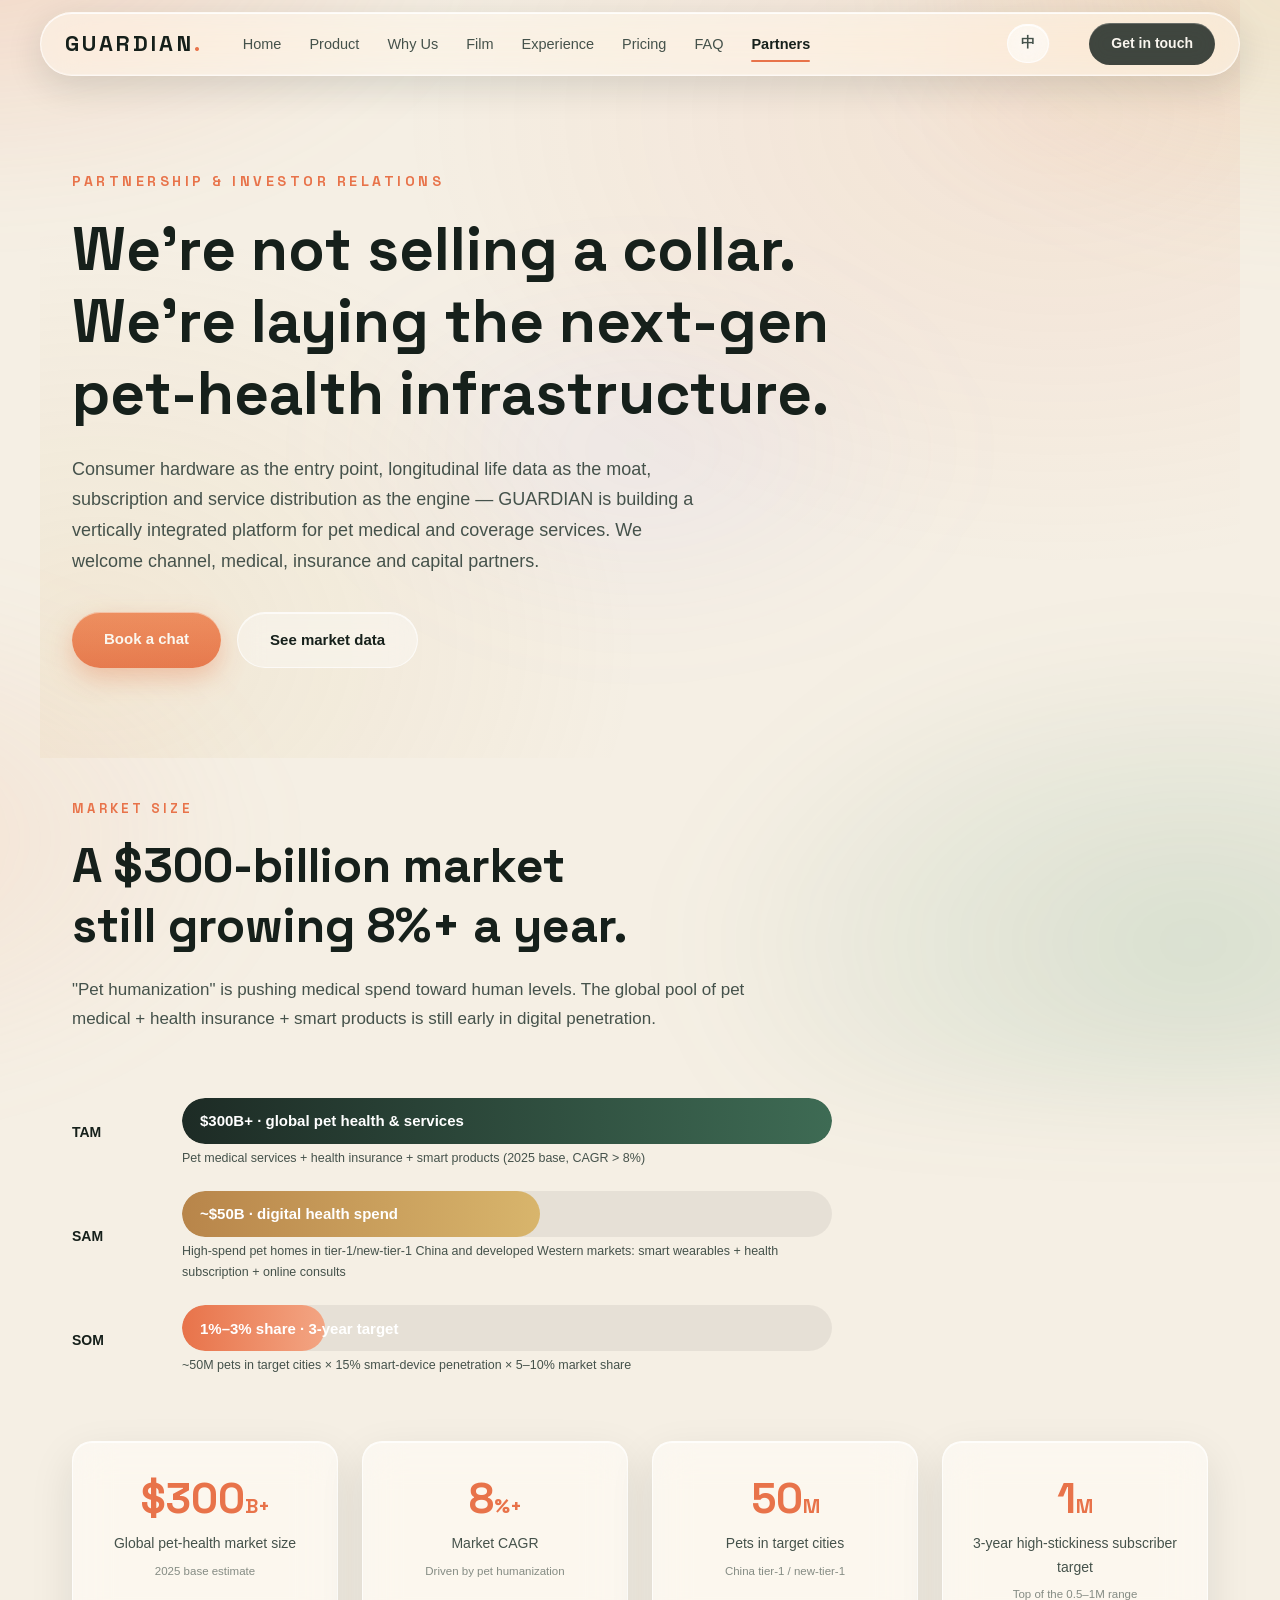
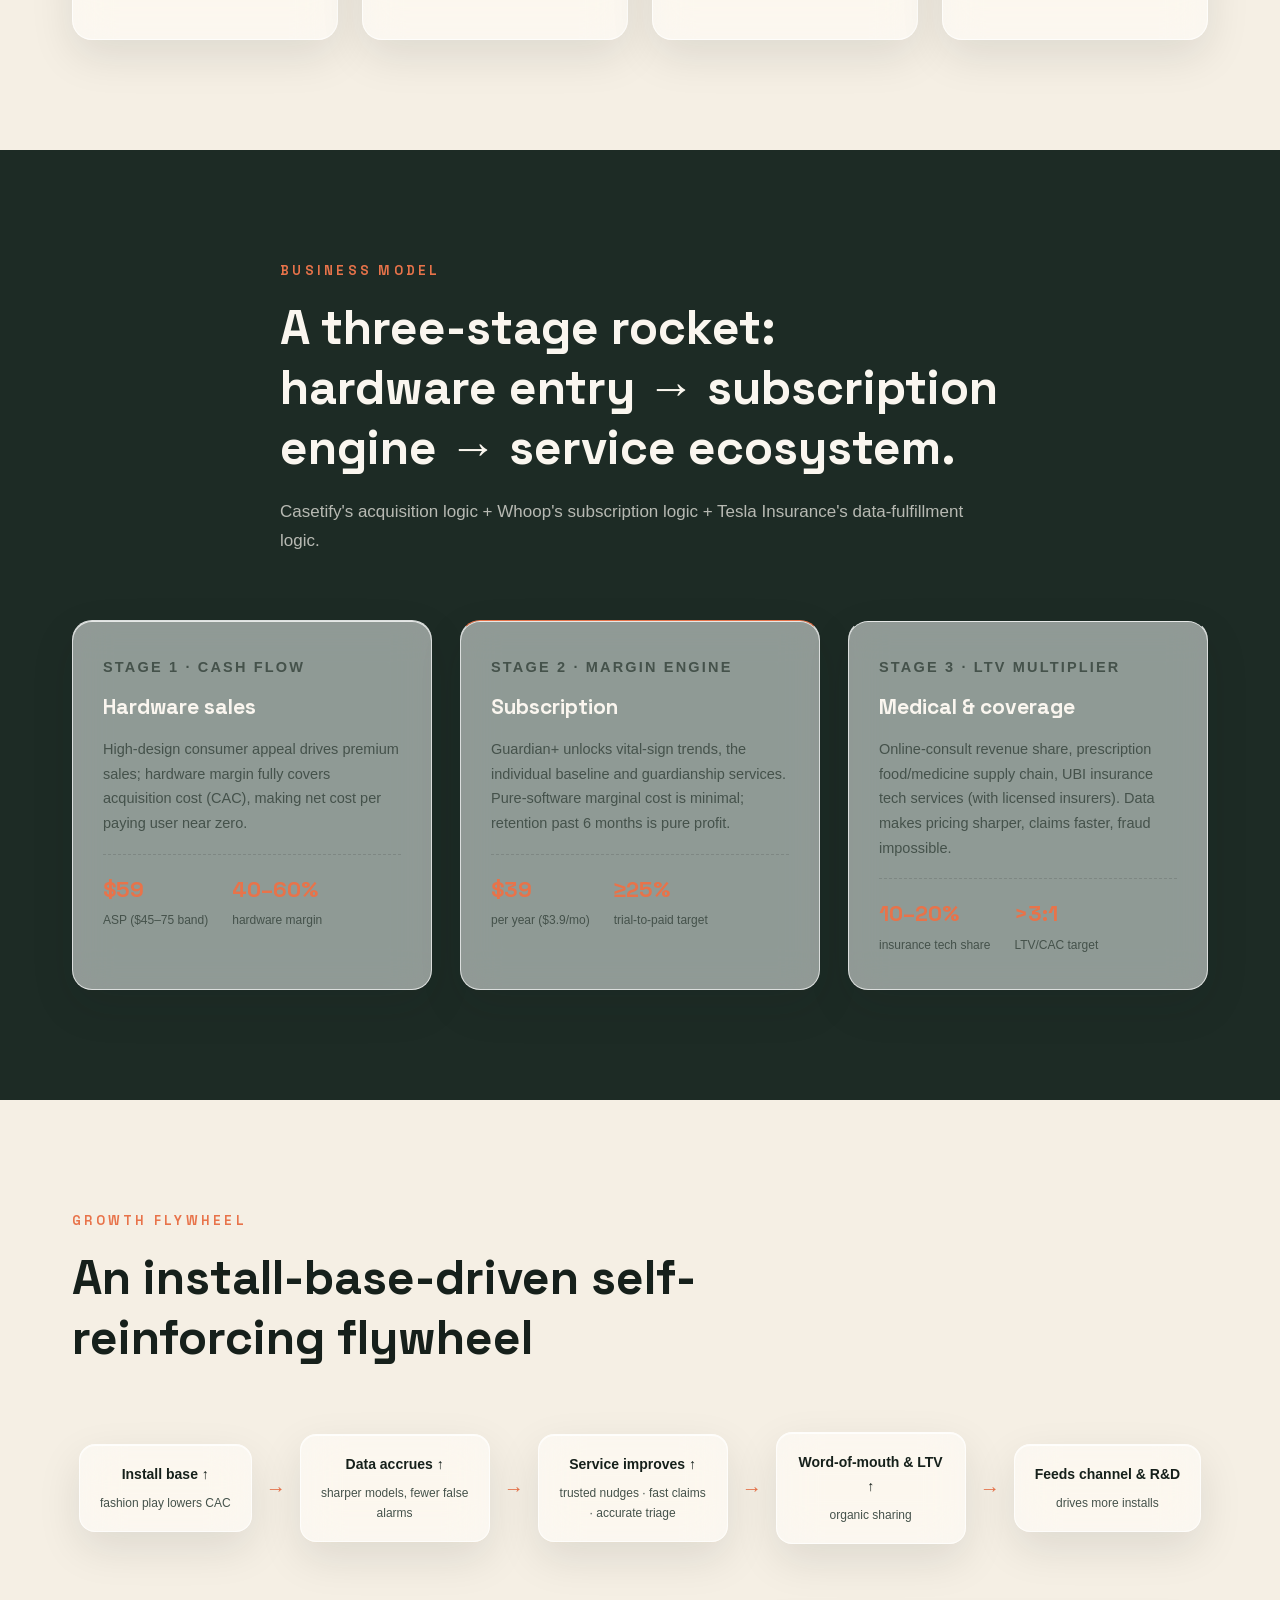
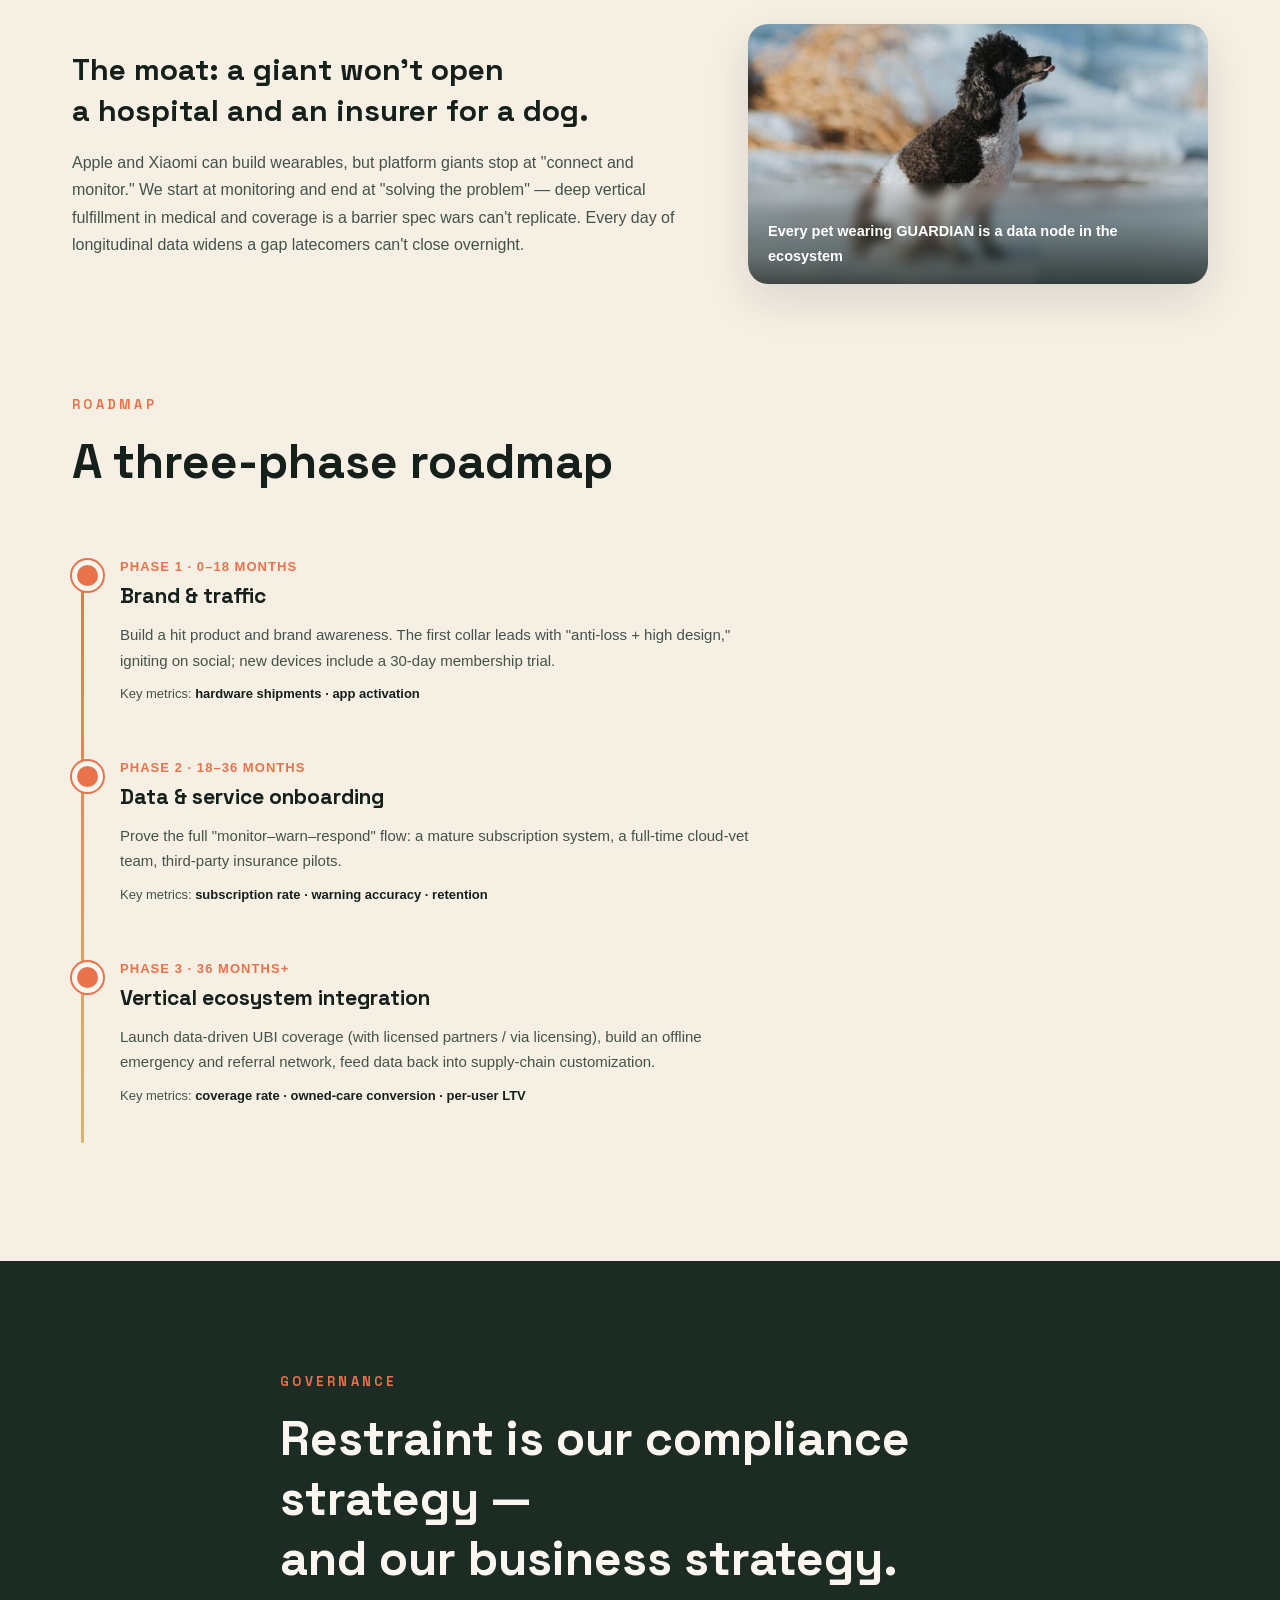
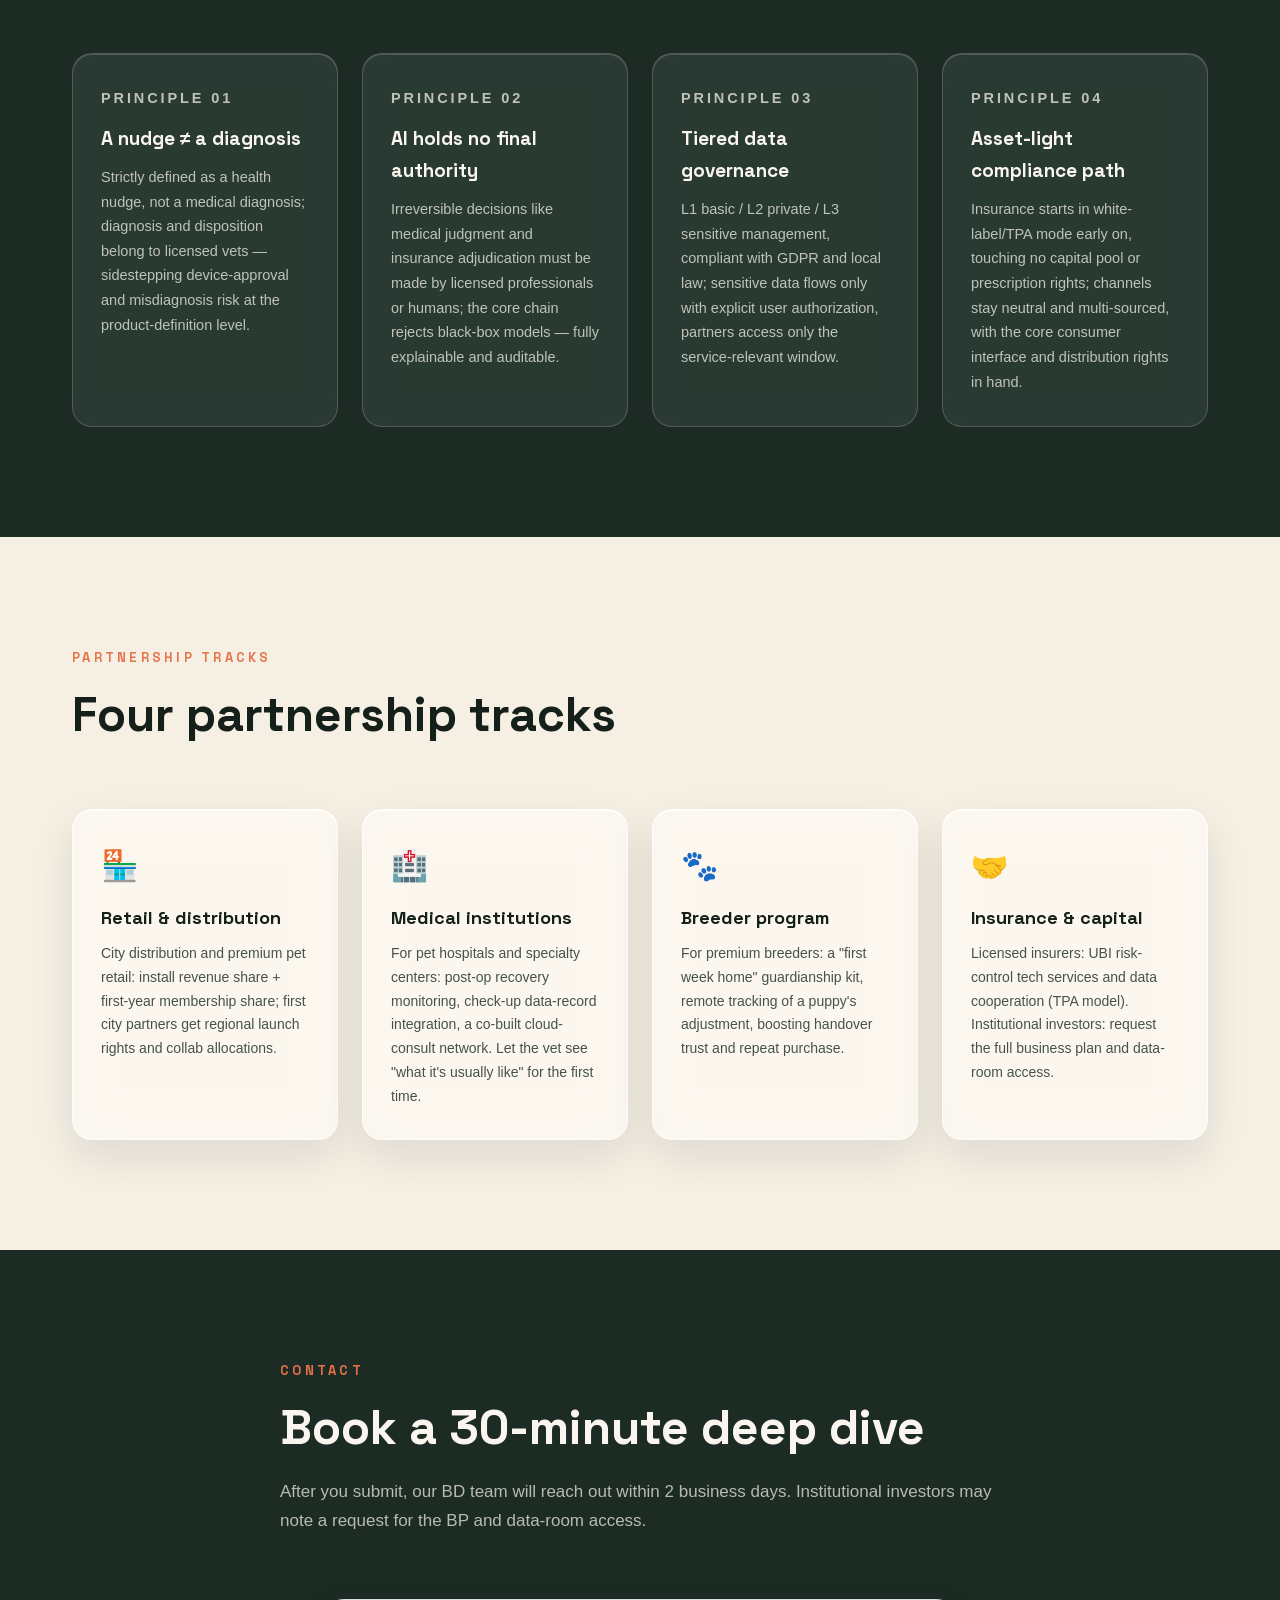
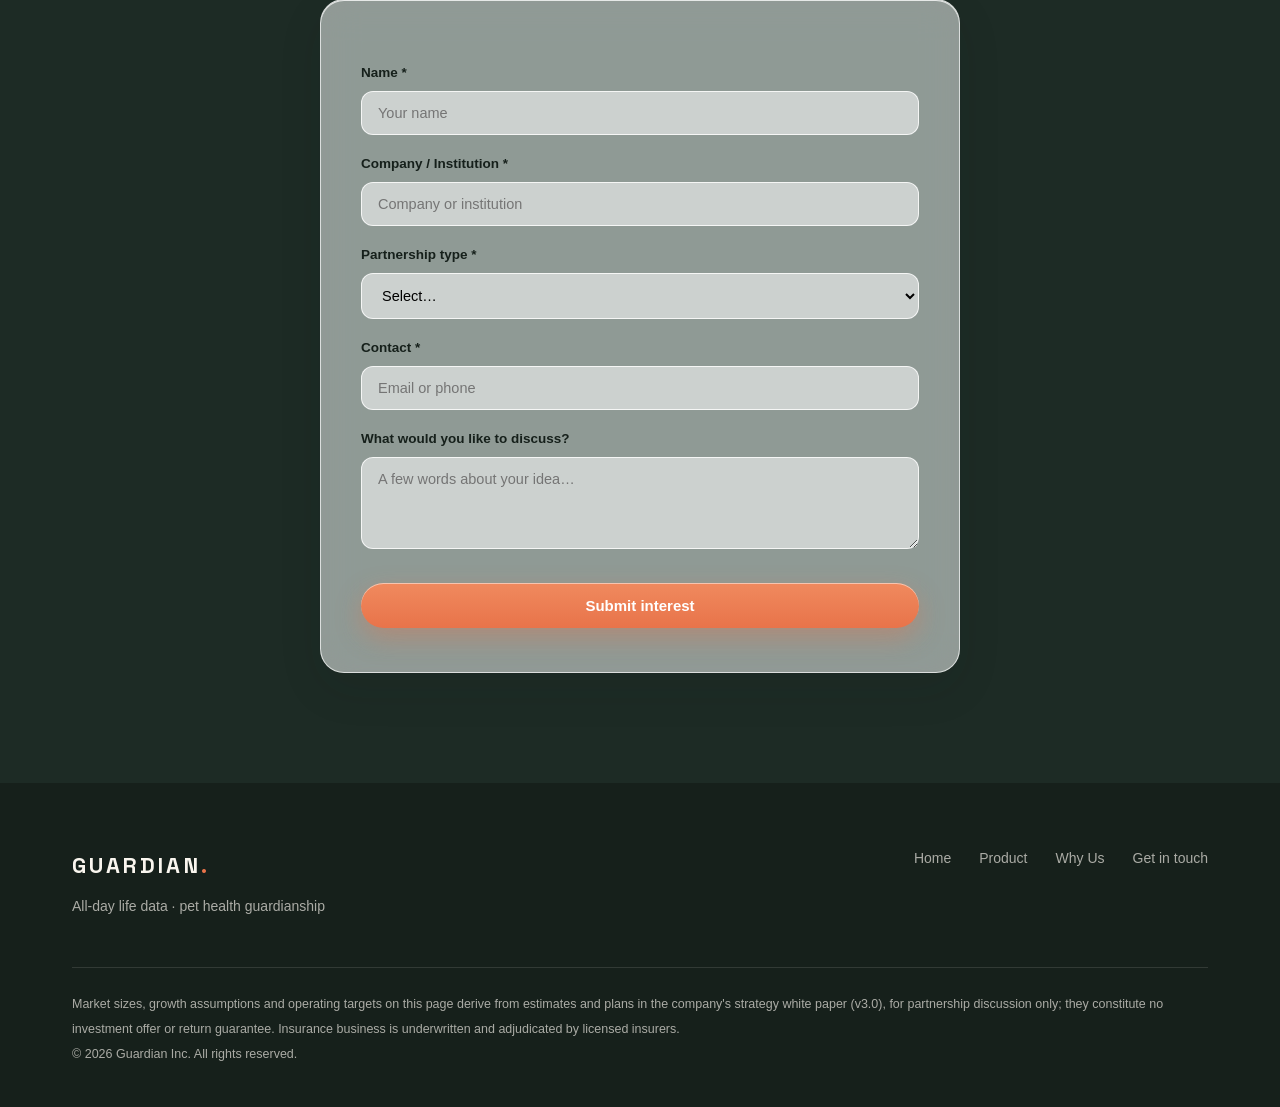
<file: website/investors-en.html>
<!DOCTYPE html>
<html lang="en">
<head>
<meta charset="UTF-8">
<meta name="viewport" content="width=device-width, initial-scale=1.0">
<title>Partners & Investor Relations · GUARDIAN — Building the pet-health guardianship ecosystem</title>
<link rel="icon" type="image/svg+xml" href="favicon.svg">
<meta name="description" content="GUARDIAN partnerships: a $300B+ global pet-health market, a three-stage hardware + subscription + service model, LTV/CAC>3 unit economics. We welcome channel, medical, insurance and capital partners.">
<link rel="preload" as="font" type="font/woff2" crossorigin href="fonts/SpaceGrotesk-var.woff2">
<link rel="stylesheet" href="style.css">
<link rel="preload" as="image" href="img/dog-247.jpg">
</head>
<body>

<header class="nav" id="nav">
  <div class="nav-inner">
    <a href="index-en.html" class="logo">GUARDIAN<span class="logo-dot">.</span></a>
    <nav class="nav-links">
      <a href="index-en.html">Home</a>
      <a href="product-en.html">Product</a>
      <a href="why-en.html">Why Us</a>
      <a href="index-en.html#film">Film</a>
      <a href="index-en.html#showcase">Experience</a>
      <a href="index-en.html#pricing">Pricing</a>
      <a href="index-en.html#faq">FAQ</a>
      <a href="investors-en.html" class="active">Partners</a>
    </nav>
    <a href="investors.html" class="lang-switch">中</a>
    <a href="#contact" class="btn btn-small">Get in touch</a>
    <button class="nav-toggle" id="navToggle" aria-label="Menu">☰</button>
  </div>
</header>

<!-- ===== Hero ===== -->
<section class="page-hero">
  <div class="hero-bg"></div>
  <p class="hero-eyebrow reveal">PARTNERSHIP & INVESTOR RELATIONS</p>
  <h1 class="reveal delay-1">We're not selling a collar.<br>We're laying the next-gen pet-health infrastructure.</h1>
  <p class="hero-sub reveal delay-2">Consumer hardware as the entry point, longitudinal life data as the moat, subscription and service distribution as the engine — GUARDIAN is building a vertically integrated platform for pet medical and coverage services. We welcome channel, medical, insurance and capital partners.</p>
  <div class="hero-cta reveal delay-3">
    <a href="#contact" class="btn btn-primary">Book a chat</a>
    <a href="#market" class="btn btn-ghost">See market data</a>
  </div>
</section>

<!-- ===== Market ===== -->
<section class="section" id="market" style="padding-top:40px">
  <div class="section-head reveal">
    <p class="eyebrow">MARKET SIZE</p>
    <h2>A $300-billion market<br>still growing 8%+ a year.</h2>
    <p class="section-sub">"Pet humanization" is pushing medical spend toward human levels. The global pool of pet medical + health insurance + smart products is still early in digital penetration.</p>
  </div>

  <div class="tam-bars reveal">
    <div class="tam-row">
      <span class="tam-label">TAM</span>
      <div>
        <div class="tam-track"><div class="tam-fill t1" data-width="100">$300B+ · global pet health & services</div></div>
        <p class="tam-note">Pet medical services + health insurance + smart products (2025 base, CAGR > 8%)</p>
      </div>
    </div>
    <div class="tam-row">
      <span class="tam-label">SAM</span>
      <div>
        <div class="tam-track"><div class="tam-fill t2" data-width="55">~$50B · digital health spend</div></div>
        <p class="tam-note">High-spend pet homes in tier-1/new-tier-1 China and developed Western markets: smart wearables + health subscription + online consults</p>
      </div>
    </div>
    <div class="tam-row">
      <span class="tam-label">SOM</span>
      <div>
        <div class="tam-track"><div class="tam-fill t3" data-width="22">1%–3% share · 3-year target</div></div>
        <p class="tam-note">~50M pets in target cities × 15% smart-device penetration × 5–10% market share</p>
      </div>
    </div>
  </div>

  <div class="stat-grid" style="margin-top:64px">
    <div class="stat-card reveal"><div class="stat-num" data-count="300" data-prefix="$" data-suffix="B+">0</div><p class="stat-label">Global pet-health market size</p><p class="stat-src">2025 base estimate</p></div>
    <div class="stat-card reveal delay-1"><div class="stat-num" data-count="8" data-suffix="%+">0</div><p class="stat-label">Market CAGR</p><p class="stat-src">Driven by pet humanization</p></div>
    <div class="stat-card reveal delay-2"><div class="stat-num" data-count="50" data-suffix="M">0</div><p class="stat-label">Pets in target cities</p><p class="stat-src">China tier-1 / new-tier-1</p></div>
    <div class="stat-card reveal delay-3"><div class="stat-num" data-count="1" data-suffix="M">0</div><p class="stat-label">3-year high-stickiness subscriber target</p><p class="stat-src">Top of the 0.5–1M range</p></div>
  </div>
</section>

<!-- ===== Business model ===== -->
<section class="section section-dark">
  <div class="section-head reveal">
    <p class="eyebrow">BUSINESS MODEL</p>
    <h2>A three-stage rocket:<br>hardware entry → subscription engine → service ecosystem.</h2>
    <p class="section-sub">Casetify's acquisition logic + Whoop's subscription logic + Tesla Insurance's data-fulfillment logic.</p>
  </div>
  <div class="biz-grid">
    <div class="biz-card reveal">
      <p class="biz-stage">STAGE 1 · CASH FLOW</p>
      <h3>Hardware sales</h3>
      <p>High-design consumer appeal drives premium sales; hardware margin fully covers acquisition cost (CAC), making net cost per paying user near zero.</p>
      <div class="biz-metric"><div><strong>$59</strong><span>ASP ($45–75 band)</span></div><div><strong>40–60%</strong><span>hardware margin</span></div></div>
    </div>
    <div class="biz-card b2 reveal delay-1">
      <p class="biz-stage">STAGE 2 · MARGIN ENGINE</p>
      <h3>Subscription</h3>
      <p>Guardian+ unlocks vital-sign trends, the individual baseline and guardianship services. Pure-software marginal cost is minimal; retention past 6 months is pure profit.</p>
      <div class="biz-metric"><div><strong>$39</strong><span>per year ($3.9/mo)</span></div><div><strong>≥25%</strong><span>trial-to-paid target</span></div></div>
    </div>
    <div class="biz-card b3 reveal delay-2">
      <p class="biz-stage">STAGE 3 · LTV MULTIPLIER</p>
      <h3>Medical & coverage</h3>
      <p>Online-consult revenue share, prescription food/medicine supply chain, UBI insurance tech services (with licensed insurers). Data makes pricing sharper, claims faster, fraud impossible.</p>
      <div class="biz-metric"><div><strong>10–20%</strong><span>insurance tech share</span></div><div><strong>&gt;3:1</strong><span>LTV/CAC target</span></div></div>
    </div>
  </div>
</section>

<!-- ===== Flywheel ===== -->
<section class="section">
  <div class="section-head reveal">
    <p class="eyebrow">GROWTH FLYWHEEL</p>
    <h2>An install-base-driven self-reinforcing flywheel</h2>
  </div>
  <div class="flywheel reveal">
    <div class="fly-node">Install base ↑<span>fashion play lowers CAC</span></div>
    <span class="fly-arrow">→</span>
    <div class="fly-node">Data accrues ↑<span>sharper models, fewer false alarms</span></div>
    <span class="fly-arrow">→</span>
    <div class="fly-node">Service improves ↑<span>trusted nudges · fast claims · accurate triage</span></div>
    <span class="fly-arrow">→</span>
    <div class="fly-node">Word-of-mouth & LTV ↑<span>organic sharing</span></div>
    <span class="fly-arrow">→</span>
    <div class="fly-node">Feeds channel & R&D<span>drives more installs</span></div>
  </div>
  <div class="alert-demo" style="margin-top:80px">
    <div class="alert-demo-text reveal">
      <h3>The moat: a giant won't open<br>a hospital and an insurer for a dog.</h3>
      <p>Apple and Xiaomi can build wearables, but platform giants stop at "connect and monitor." We start at monitoring and end at "solving the problem" — deep vertical fulfillment in medical and coverage is a barrier spec wars can't replicate. Every day of longitudinal data widens a gap latecomers can't close overnight.</p>
    </div>
    <div class="img-card reveal delay-1" style="flex:1;min-width:300px;max-width:460px">
      <img src="img/dog-247.jpg" alt="A guarded dog" loading="eager" fetchpriority="high" onerror="this.style.display='none'">
      <div class="img-cap">Every pet wearing GUARDIAN is a data node in the ecosystem</div>
    </div>
  </div>
</section>

<!-- ===== Roadmap ===== -->
<section class="section" style="padding-top:0">
  <div class="section-head reveal">
    <p class="eyebrow">ROADMAP</p>
    <h2>A three-phase roadmap</h2>
  </div>
  <div class="roadmap">
    <div class="roadmap-item reveal">
      <p class="roadmap-time">PHASE 1 · 0–18 MONTHS</p>
      <h3>Brand & traffic</h3>
      <p>Build a hit product and brand awareness. The first collar leads with "anti-loss + high design," igniting on social; new devices include a 30-day membership trial.</p>
      <p class="roadmap-kpi">Key metrics: <strong>hardware shipments · app activation</strong></p>
    </div>
    <div class="roadmap-item reveal">
      <p class="roadmap-time">PHASE 2 · 18–36 MONTHS</p>
      <h3>Data & service onboarding</h3>
      <p>Prove the full "monitor–warn–respond" flow: a mature subscription system, a full-time cloud-vet team, third-party insurance pilots.</p>
      <p class="roadmap-kpi">Key metrics: <strong>subscription rate · warning accuracy · retention</strong></p>
    </div>
    <div class="roadmap-item reveal">
      <p class="roadmap-time">PHASE 3 · 36 MONTHS+</p>
      <h3>Vertical ecosystem integration</h3>
      <p>Launch data-driven UBI coverage (with licensed partners / via licensing), build an offline emergency and referral network, feed data back into supply-chain customization.</p>
      <p class="roadmap-kpi">Key metrics: <strong>coverage rate · owned-care conversion · per-user LTV</strong></p>
    </div>
  </div>
</section>

<!-- ===== Governance ===== -->
<section class="section section-dark">
  <div class="section-head reveal">
    <p class="eyebrow">GOVERNANCE</p>
    <h2>Restraint is our compliance strategy —<br>and our business strategy.</h2>
  </div>
  <div class="pillar-grid">
    <div class="pillar reveal"><p class="pillar-num">PRINCIPLE 01</p><h3>A nudge ≠ a diagnosis</h3><p>Strictly defined as a health nudge, not a medical diagnosis; diagnosis and disposition belong to licensed vets — sidestepping device-approval and misdiagnosis risk at the product-definition level.</p></div>
    <div class="pillar reveal delay-1"><p class="pillar-num">PRINCIPLE 02</p><h3>AI holds no final authority</h3><p>Irreversible decisions like medical judgment and insurance adjudication must be made by licensed professionals or humans; the core chain rejects black-box models — fully explainable and auditable.</p></div>
    <div class="pillar reveal delay-2"><p class="pillar-num">PRINCIPLE 03</p><h3>Tiered data governance</h3><p>L1 basic / L2 private / L3 sensitive management, compliant with GDPR and local law; sensitive data flows only with explicit user authorization, partners access only the service-relevant window.</p></div>
    <div class="pillar reveal delay-3"><p class="pillar-num">PRINCIPLE 04</p><h3>Asset-light compliance path</h3><p>Insurance starts in white-label/TPA mode early on, touching no capital pool or prescription rights; channels stay neutral and multi-sourced, with the core consumer interface and distribution rights in hand.</p></div>
  </div>
</section>

<!-- ===== Tracks ===== -->
<section class="section" id="channels">
  <div class="section-head reveal">
    <p class="eyebrow">PARTNERSHIP TRACKS</p>
    <h2>Four partnership tracks</h2>
  </div>
  <div class="track-grid">
    <div class="track-channel reveal">
      <span class="track-icon">🏪</span>
      <h3>Retail & distribution</h3>
      <p>City distribution and premium pet retail: install revenue share + first-year membership share; first city partners get regional launch rights and collab allocations.</p>
    </div>
    <div class="track-channel reveal delay-1">
      <span class="track-icon">🏥</span>
      <h3>Medical institutions</h3>
      <p>For pet hospitals and specialty centers: post-op recovery monitoring, check-up data-record integration, a co-built cloud-consult network. Let the vet see "what it's usually like" for the first time.</p>
    </div>
    <div class="track-channel reveal delay-2">
      <span class="track-icon">🐾</span>
      <h3>Breeder program</h3>
      <p>For premium breeders: a "first week home" guardianship kit, remote tracking of a puppy's adjustment, boosting handover trust and repeat purchase.</p>
    </div>
    <div class="track-channel reveal delay-3">
      <span class="track-icon">🤝</span>
      <h3>Insurance & capital</h3>
      <p>Licensed insurers: UBI risk-control tech services and data cooperation (TPA model). Institutional investors: request the full business plan and data-room access.</p>
    </div>
  </div>
</section>

<!-- ===== Contact ===== -->
<section class="section section-dark" id="contact">
  <div class="section-head reveal">
    <p class="eyebrow">CONTACT</p>
    <h2>Book a 30-minute deep dive</h2>
    <p class="section-sub">After you submit, our BD team will reach out within 2 business days. Institutional investors may note a request for the BP and data-room access.</p>
  </div>
  <form class="lead-form reveal" id="leadForm" style="color:var(--ink)">
    <label for="f-name">Name *</label>
    <input id="f-name" type="text" placeholder="Your name" required>
    <label for="f-org">Company / Institution *</label>
    <input id="f-org" type="text" placeholder="Company or institution" required>
    <label for="f-type">Partnership type *</label>
    <select id="f-type" required>
      <option value="">Select…</option>
      <option>Retail & distribution</option>
      <option>Medical partnership</option>
      <option>Breeder program</option>
      <option>Insurance partnership</option>
      <option>Investment interest</option>
      <option>Other</option>
    </select>
    <label for="f-contact">Contact *</label>
    <input id="f-contact" type="text" placeholder="Email or phone" required>
    <label for="f-msg">What would you like to discuss?</label>
    <textarea id="f-msg" rows="4" placeholder="A few words about your idea…"></textarea>
    <button type="submit" class="btn btn-primary">Submit interest</button>
    <div class="form-ok" id="formOk">
      <h3>Received 🎉</h3>
      <p>Our BD team will be in touch within 2 business days.<br>Or email us directly: bd@guardian.pet · ir@guardian.pet</p>
    </div>
  </form>
</section>

<footer class="footer">
  <div class="footer-inner">
    <div class="footer-brand">
      <p class="logo">GUARDIAN<span class="logo-dot">.</span></p>
      <p>All-day life data · pet health guardianship</p>
    </div>
    <div class="footer-links">
      <a href="index-en.html">Home</a>
      <a href="product-en.html">Product</a>
      <a href="why-en.html">Why Us</a>
      <a href="#contact">Get in touch</a>
    </div>
  </div>
  <p class="footer-disclaimer">Market sizes, growth assumptions and operating targets on this page derive from estimates and plans in the company's strategy white paper (v3.0), for partnership discussion only; they constitute no investment offer or return guarantee. Insurance business is underwritten and adjudicated by licensed insurers.<br>© 2026 Guardian Inc. All rights reserved.</p>
</footer>

<script src="script.js"></script>
</body>
</html>
</file>
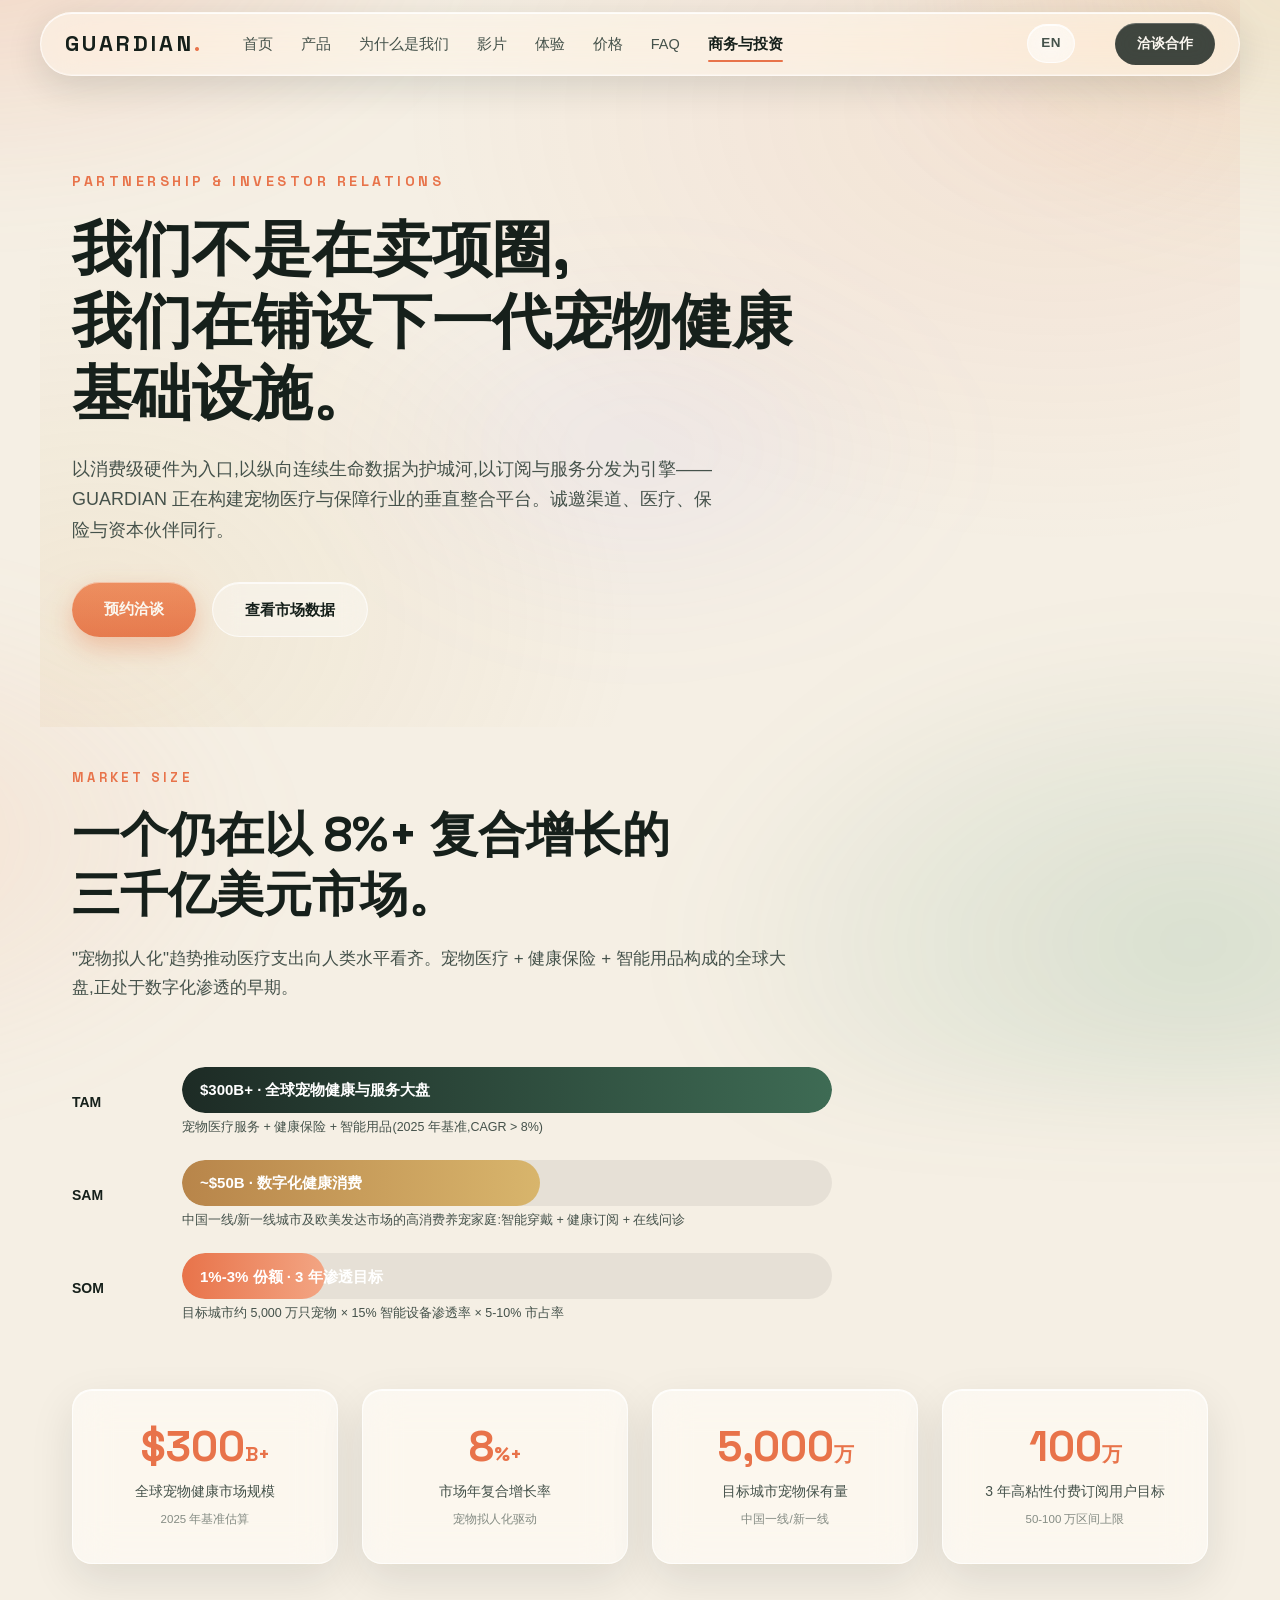
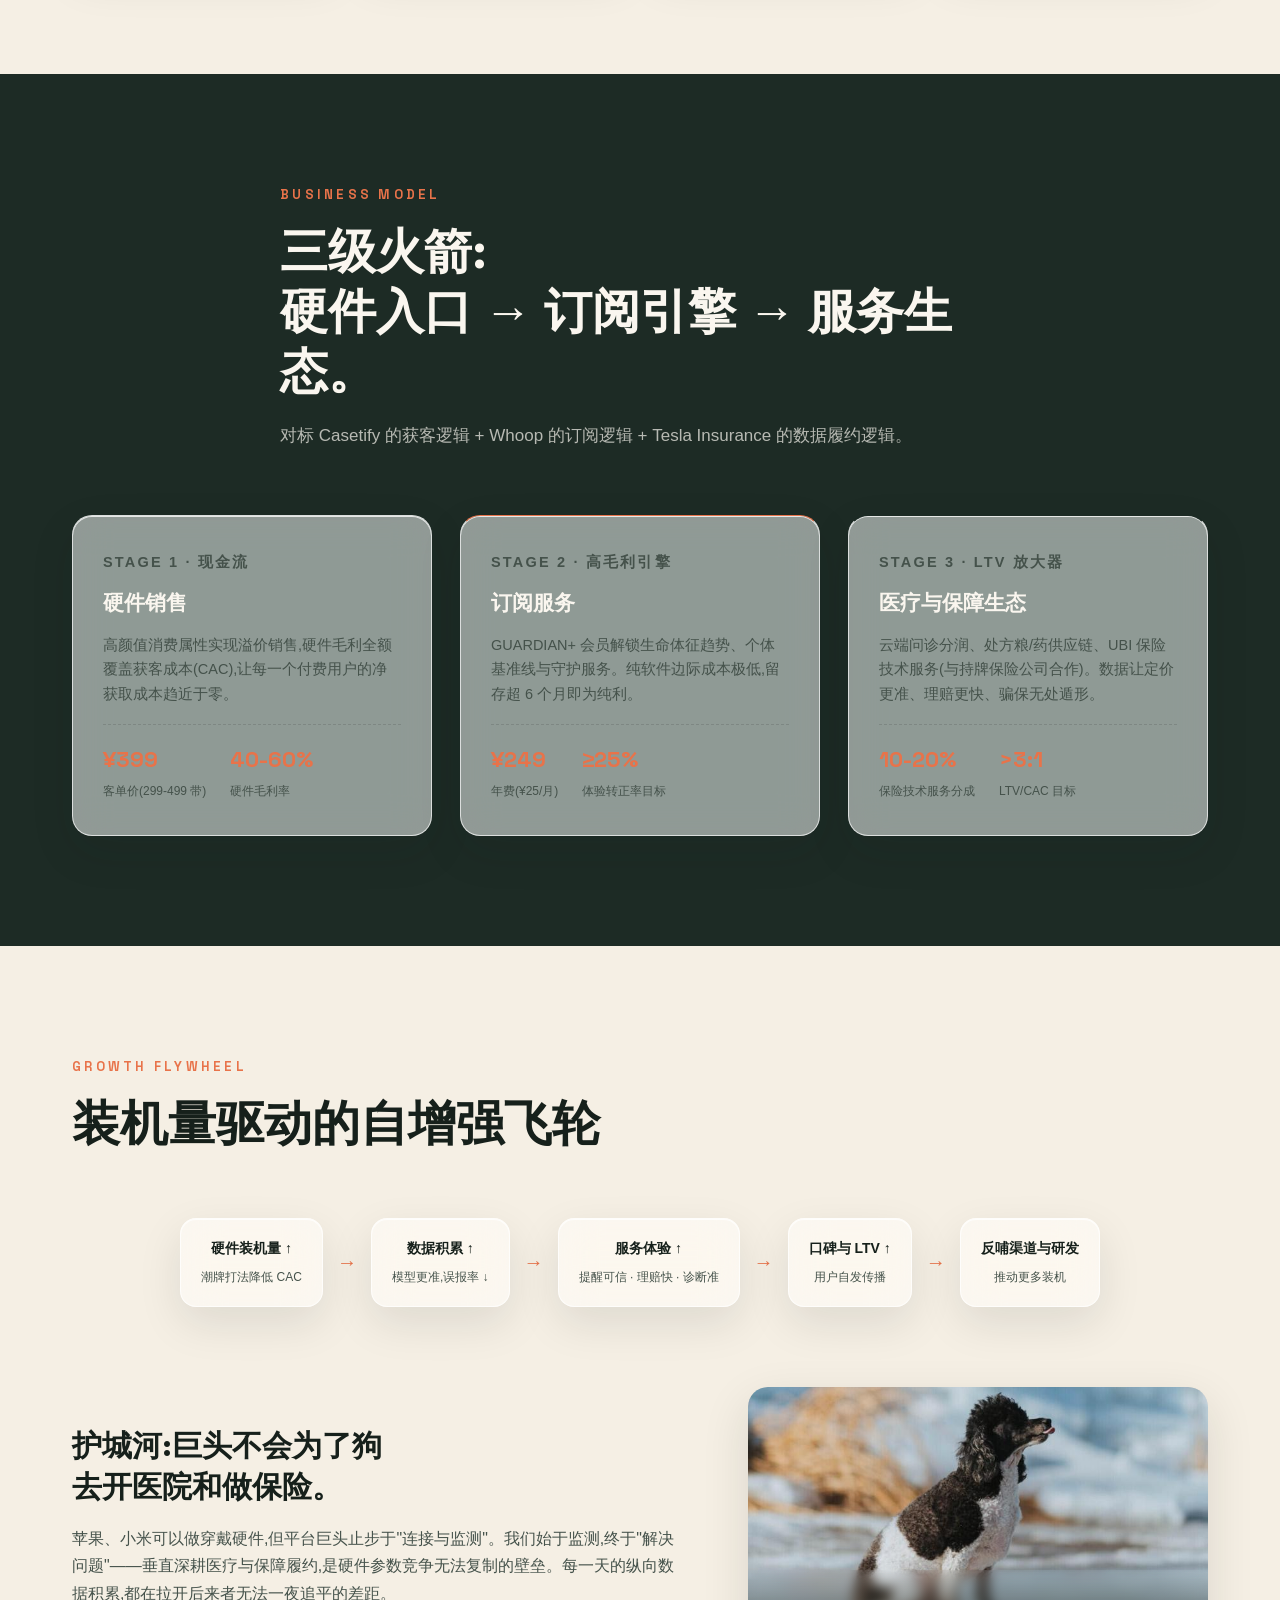
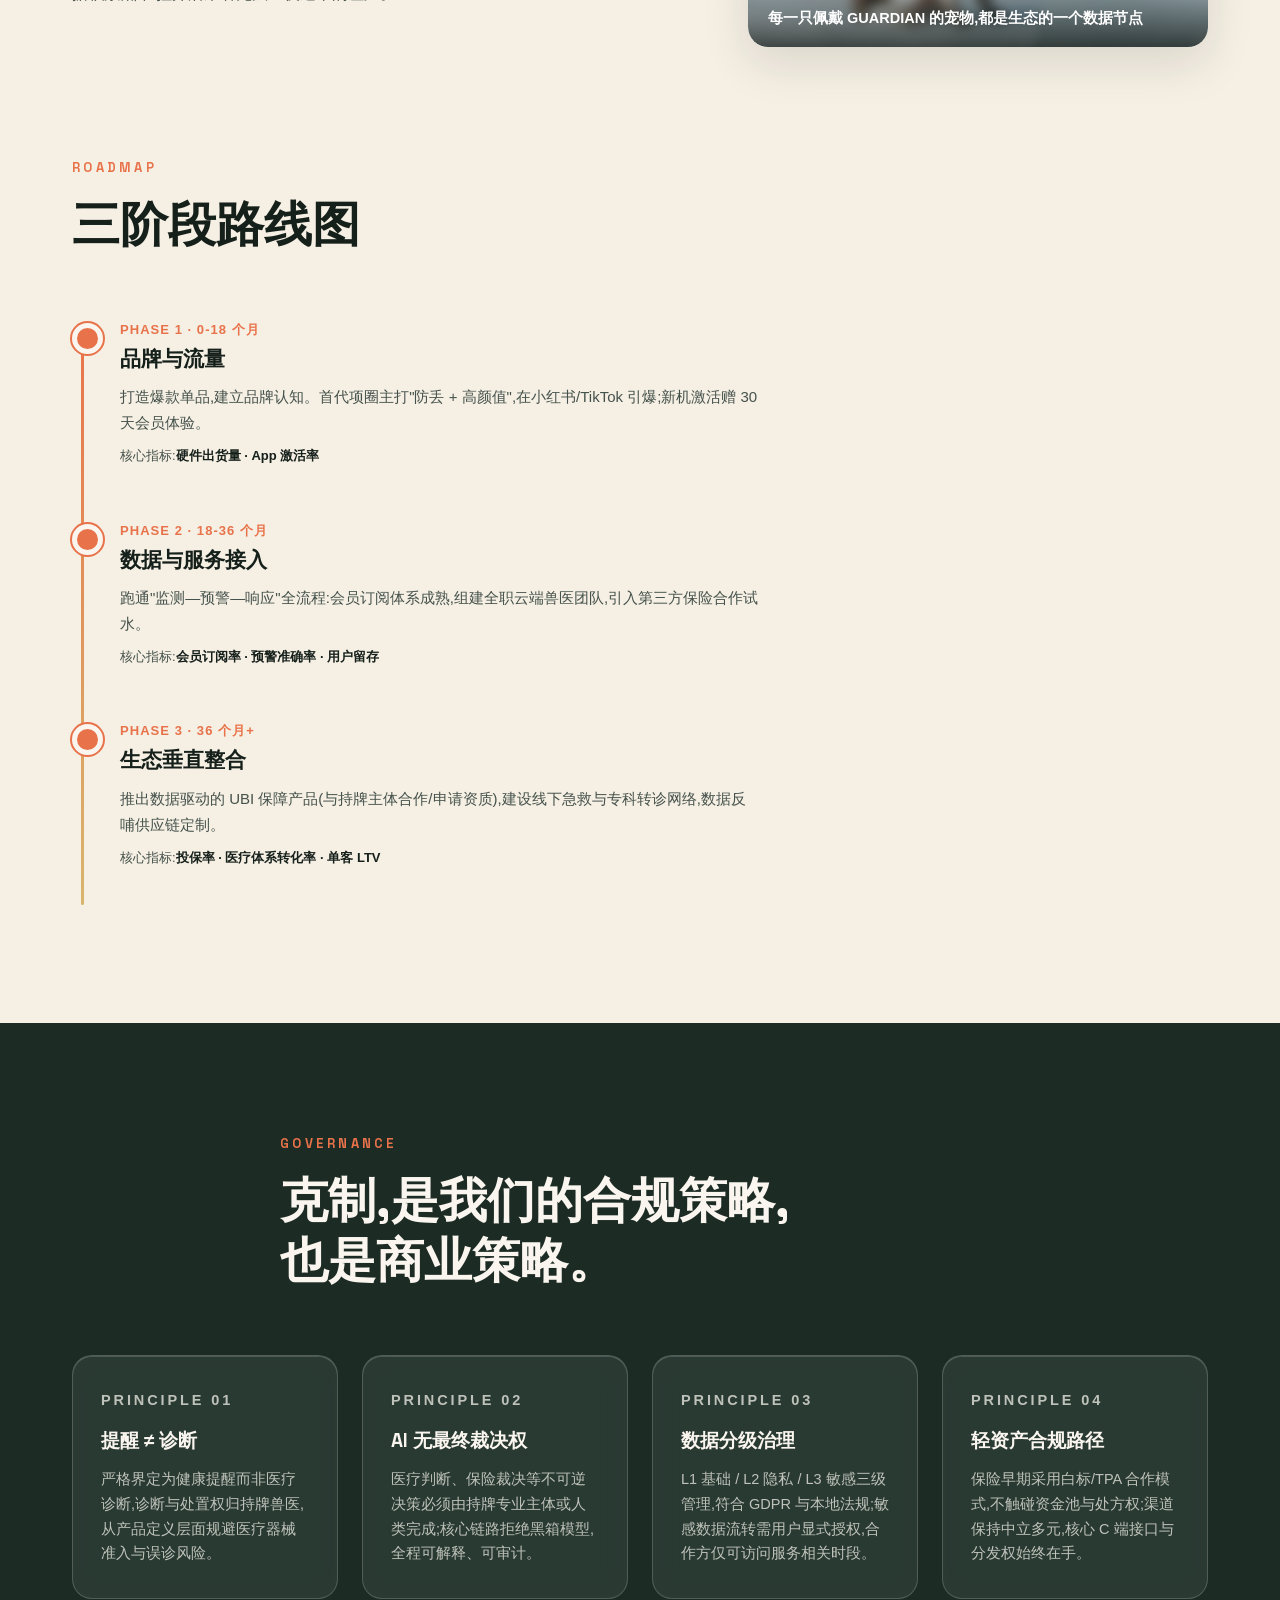
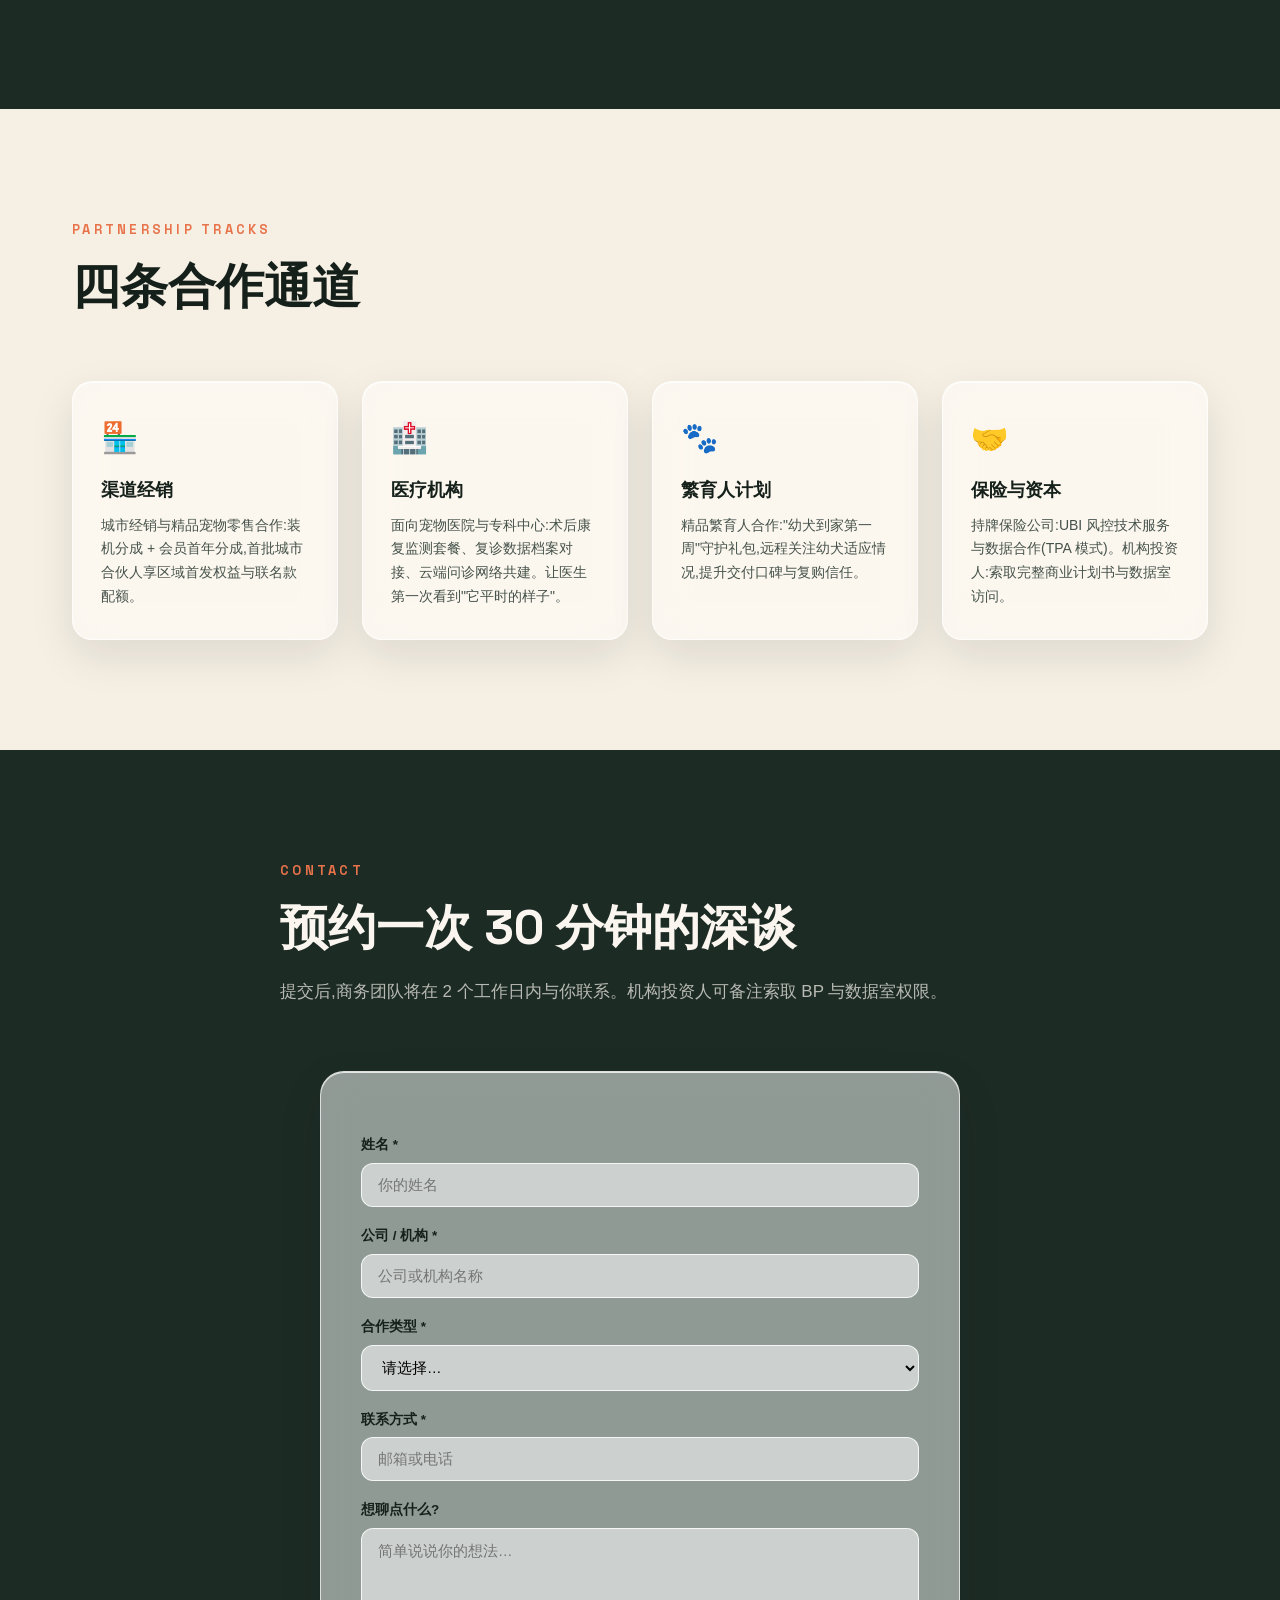
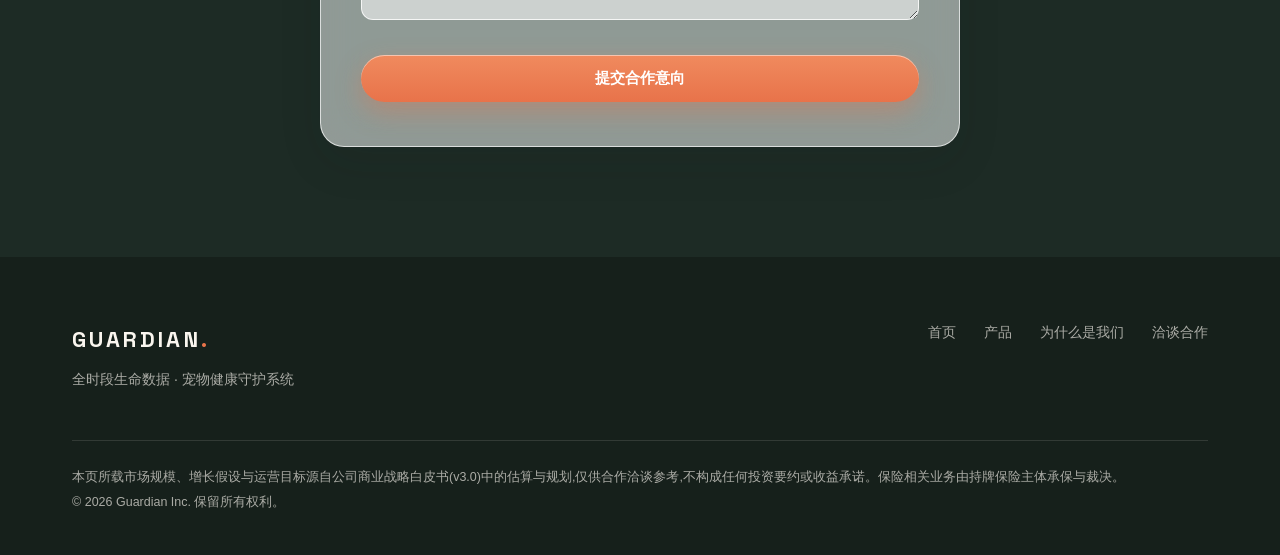
<file: website/investors.html>
<!DOCTYPE html>
<html lang="zh-CN">
<head>
<meta charset="UTF-8">
<meta name="viewport" content="width=device-width, initial-scale=1.0">
<title>商务合作与投资者关系 · GUARDIAN — 共建宠物健康守护生态</title>
<link rel="icon" type="image/svg+xml" href="favicon.svg">
<meta name="description" content="GUARDIAN 招商引资:超 3000 亿美元的全球宠物健康市场,硬件+订阅+服务的三级商业模型,LTV/CAC>3 的单位经济。诚邀渠道伙伴、医疗机构、保险公司与投资人。">
<link rel="preload" as="font" type="font/woff2" crossorigin href="fonts/SpaceGrotesk-var.woff2">
<link rel="stylesheet" href="style.css">
<link rel="preload" as="image" href="img/dog-247.jpg">
</head>
<body>

<header class="nav" id="nav">
  <div class="nav-inner">
    <a href="index.html" class="logo">GUARDIAN<span class="logo-dot">.</span></a>
    <nav class="nav-links">
      <a href="index.html">首页</a>
      <a href="product.html">产品</a>
      <a href="why.html">为什么是我们</a>
      <a href="index.html#film">影片</a>
      <a href="index.html#showcase">体验</a>
      <a href="index.html#pricing">价格</a>
      <a href="index.html#faq">FAQ</a>
      <a href="investors.html" class="active">商务与投资</a>
    </nav>
    <a href="investors-en.html" class="lang-switch">EN</a>
    <a href="#contact" class="btn btn-small">洽谈合作</a>
    <button class="nav-toggle" id="navToggle" aria-label="菜单">☰</button>
  </div>
</header>

<!-- ===== Hero ===== -->
<section class="page-hero">
  <div class="hero-bg"></div>
  <p class="hero-eyebrow reveal">PARTNERSHIP & INVESTOR RELATIONS</p>
  <h1 class="reveal delay-1">我们不是在卖项圈,<br>我们在铺设下一代宠物健康基础设施。</h1>
  <p class="hero-sub reveal delay-2">以消费级硬件为入口,以纵向连续生命数据为护城河,以订阅与服务分发为引擎——GUARDIAN 正在构建宠物医疗与保障行业的垂直整合平台。诚邀渠道、医疗、保险与资本伙伴同行。</p>
  <div class="hero-cta reveal delay-3">
    <a href="#contact" class="btn btn-primary">预约洽谈</a>
    <a href="#market" class="btn btn-ghost">查看市场数据</a>
  </div>
</section>

<!-- ===== 市场规模 ===== -->
<section class="section" id="market" style="padding-top:40px">
  <div class="section-head reveal">
    <p class="eyebrow">MARKET SIZE</p>
    <h2>一个仍在以 8%+ 复合增长的<br>三千亿美元市场。</h2>
    <p class="section-sub">"宠物拟人化"趋势推动医疗支出向人类水平看齐。宠物医疗 + 健康保险 + 智能用品构成的全球大盘,正处于数字化渗透的早期。</p>
  </div>

  <div class="tam-bars reveal">
    <div class="tam-row">
      <span class="tam-label">TAM</span>
      <div>
        <div class="tam-track"><div class="tam-fill t1" data-width="100">$300B+ · 全球宠物健康与服务大盘</div></div>
        <p class="tam-note">宠物医疗服务 + 健康保险 + 智能用品(2025 年基准,CAGR > 8%)</p>
      </div>
    </div>
    <div class="tam-row">
      <span class="tam-label">SAM</span>
      <div>
        <div class="tam-track"><div class="tam-fill t2" data-width="55">~$50B · 数字化健康消费</div></div>
        <p class="tam-note">中国一线/新一线城市及欧美发达市场的高消费养宠家庭:智能穿戴 + 健康订阅 + 在线问诊</p>
      </div>
    </div>
    <div class="tam-row">
      <span class="tam-label">SOM</span>
      <div>
        <div class="tam-track"><div class="tam-fill t3" data-width="22">1%-3% 份额 · 3 年渗透目标</div></div>
        <p class="tam-note">目标城市约 5,000 万只宠物 × 15% 智能设备渗透率 × 5-10% 市占率</p>
      </div>
    </div>
  </div>

  <div class="stat-grid" style="margin-top:64px">
    <div class="stat-card reveal"><div class="stat-num" data-count="300" data-prefix="$" data-suffix="B+">0</div><p class="stat-label">全球宠物健康市场规模</p><p class="stat-src">2025 年基准估算</p></div>
    <div class="stat-card reveal delay-1"><div class="stat-num" data-count="8" data-suffix="%+">0</div><p class="stat-label">市场年复合增长率</p><p class="stat-src">宠物拟人化驱动</p></div>
    <div class="stat-card reveal delay-2"><div class="stat-num" data-count="5000" data-suffix="万">0</div><p class="stat-label">目标城市宠物保有量</p><p class="stat-src">中国一线/新一线</p></div>
    <div class="stat-card reveal delay-3"><div class="stat-num" data-count="100" data-prefix="" data-suffix="万">0</div><p class="stat-label">3 年高粘性付费订阅用户目标</p><p class="stat-src">50-100 万区间上限</p></div>
  </div>
</section>

<!-- ===== 商业模式 ===== -->
<section class="section section-dark">
  <div class="section-head reveal">
    <p class="eyebrow">BUSINESS MODEL</p>
    <h2>三级火箭:<br>硬件入口 → 订阅引擎 → 服务生态。</h2>
    <p class="section-sub">对标 Casetify 的获客逻辑 + Whoop 的订阅逻辑 + Tesla Insurance 的数据履约逻辑。</p>
  </div>
  <div class="biz-grid">
    <div class="biz-card reveal">
      <p class="biz-stage">STAGE 1 · 现金流</p>
      <h3>硬件销售</h3>
      <p>高颜值消费属性实现溢价销售,硬件毛利全额覆盖获客成本(CAC),让每一个付费用户的净获取成本趋近于零。</p>
      <div class="biz-metric"><div><strong>¥399</strong><span>客单价(299-499 带)</span></div><div><strong>40-60%</strong><span>硬件毛利率</span></div></div>
    </div>
    <div class="biz-card b2 reveal delay-1">
      <p class="biz-stage">STAGE 2 · 高毛利引擎</p>
      <h3>订阅服务</h3>
      <p>GUARDIAN+ 会员解锁生命体征趋势、个体基准线与守护服务。纯软件边际成本极低,留存超 6 个月即为纯利。</p>
      <div class="biz-metric"><div><strong>¥249</strong><span>年费(¥25/月)</span></div><div><strong>≥25%</strong><span>体验转正率目标</span></div></div>
    </div>
    <div class="biz-card b3 reveal delay-2">
      <p class="biz-stage">STAGE 3 · LTV 放大器</p>
      <h3>医疗与保障生态</h3>
      <p>云端问诊分润、处方粮/药供应链、UBI 保险技术服务(与持牌保险公司合作)。数据让定价更准、理赔更快、骗保无处遁形。</p>
      <div class="biz-metric"><div><strong>10-20%</strong><span>保险技术服务分成</span></div><div><strong>&gt;3:1</strong><span>LTV/CAC 目标</span></div></div>
    </div>
  </div>
</section>

<!-- ===== 增长飞轮 ===== -->
<section class="section">
  <div class="section-head reveal">
    <p class="eyebrow">GROWTH FLYWHEEL</p>
    <h2>装机量驱动的自增强飞轮</h2>
  </div>
  <div class="flywheel reveal">
    <div class="fly-node">硬件装机量 ↑<span>潮牌打法降低 CAC</span></div>
    <span class="fly-arrow">→</span>
    <div class="fly-node">数据积累 ↑<span>模型更准,误报率 ↓</span></div>
    <span class="fly-arrow">→</span>
    <div class="fly-node">服务体验 ↑<span>提醒可信 · 理赔快 · 诊断准</span></div>
    <span class="fly-arrow">→</span>
    <div class="fly-node">口碑与 LTV ↑<span>用户自发传播</span></div>
    <span class="fly-arrow">→</span>
    <div class="fly-node">反哺渠道与研发<span>推动更多装机</span></div>
  </div>
  <div class="alert-demo" style="margin-top:80px">
    <div class="alert-demo-text reveal">
      <h3>护城河:巨头不会为了狗<br>去开医院和做保险。</h3>
      <p>苹果、小米可以做穿戴硬件,但平台巨头止步于"连接与监测"。我们始于监测,终于"解决问题"——垂直深耕医疗与保障履约,是硬件参数竞争无法复制的壁垒。每一天的纵向数据积累,都在拉开后来者无法一夜追平的差距。</p>
    </div>
    <div class="img-card reveal delay-1" style="flex:1;min-width:300px;max-width:460px">
      <img src="img/dog-247.jpg" alt="被守护的狗狗" loading="eager" fetchpriority="high" onerror="this.style.display='none'">
      <div class="img-cap">每一只佩戴 GUARDIAN 的宠物,都是生态的一个数据节点</div>
    </div>
  </div>
</section>

<!-- ===== 路线图 ===== -->
<section class="section" style="padding-top:0">
  <div class="section-head reveal">
    <p class="eyebrow">ROADMAP</p>
    <h2>三阶段路线图</h2>
  </div>
  <div class="roadmap">
    <div class="roadmap-item reveal">
      <p class="roadmap-time">PHASE 1 · 0-18 个月</p>
      <h3>品牌与流量</h3>
      <p>打造爆款单品,建立品牌认知。首代项圈主打"防丢 + 高颜值",在小红书/TikTok 引爆;新机激活赠 30 天会员体验。</p>
      <p class="roadmap-kpi">核心指标:<strong>硬件出货量 · App 激活率</strong></p>
    </div>
    <div class="roadmap-item reveal">
      <p class="roadmap-time">PHASE 2 · 18-36 个月</p>
      <h3>数据与服务接入</h3>
      <p>跑通"监测—预警—响应"全流程:会员订阅体系成熟,组建全职云端兽医团队,引入第三方保险合作试水。</p>
      <p class="roadmap-kpi">核心指标:<strong>会员订阅率 · 预警准确率 · 用户留存</strong></p>
    </div>
    <div class="roadmap-item reveal">
      <p class="roadmap-time">PHASE 3 · 36 个月+</p>
      <h3>生态垂直整合</h3>
      <p>推出数据驱动的 UBI 保障产品(与持牌主体合作/申请资质),建设线下急救与专科转诊网络,数据反哺供应链定制。</p>
      <p class="roadmap-kpi">核心指标:<strong>投保率 · 医疗体系转化率 · 单客 LTV</strong></p>
    </div>
  </div>
</section>

<!-- ===== 合规与治理(给机构看的) ===== -->
<section class="section section-dark">
  <div class="section-head reveal">
    <p class="eyebrow">GOVERNANCE</p>
    <h2>克制,是我们的合规策略,<br>也是商业策略。</h2>
  </div>
  <div class="pillar-grid">
    <div class="pillar reveal"><p class="pillar-num">PRINCIPLE 01</p><h3>提醒 ≠ 诊断</h3><p>严格界定为健康提醒而非医疗诊断,诊断与处置权归持牌兽医,从产品定义层面规避医疗器械准入与误诊风险。</p></div>
    <div class="pillar reveal delay-1"><p class="pillar-num">PRINCIPLE 02</p><h3>AI 无最终裁决权</h3><p>医疗判断、保险裁决等不可逆决策必须由持牌专业主体或人类完成;核心链路拒绝黑箱模型,全程可解释、可审计。</p></div>
    <div class="pillar reveal delay-2"><p class="pillar-num">PRINCIPLE 03</p><h3>数据分级治理</h3><p>L1 基础 / L2 隐私 / L3 敏感三级管理,符合 GDPR 与本地法规;敏感数据流转需用户显式授权,合作方仅可访问服务相关时段。</p></div>
    <div class="pillar reveal delay-3"><p class="pillar-num">PRINCIPLE 04</p><h3>轻资产合规路径</h3><p>保险早期采用白标/TPA 合作模式,不触碰资金池与处方权;渠道保持中立多元,核心 C 端接口与分发权始终在手。</p></div>
  </div>
</section>

<!-- ===== 合作通道 ===== -->
<section class="section" id="channels">
  <div class="section-head reveal">
    <p class="eyebrow">PARTNERSHIP TRACKS</p>
    <h2>四条合作通道</h2>
  </div>
  <div class="track-grid">
    <div class="track-channel reveal">
      <span class="track-icon">🏪</span>
      <h3>渠道经销</h3>
      <p>城市经销与精品宠物零售合作:装机分成 + 会员首年分成,首批城市合伙人享区域首发权益与联名款配额。</p>
    </div>
    <div class="track-channel reveal delay-1">
      <span class="track-icon">🏥</span>
      <h3>医疗机构</h3>
      <p>面向宠物医院与专科中心:术后康复监测套餐、复诊数据档案对接、云端问诊网络共建。让医生第一次看到"它平时的样子"。</p>
    </div>
    <div class="track-channel reveal delay-2">
      <span class="track-icon">🐾</span>
      <h3>繁育人计划</h3>
      <p>精品繁育人合作:"幼犬到家第一周"守护礼包,远程关注幼犬适应情况,提升交付口碑与复购信任。</p>
    </div>
    <div class="track-channel reveal delay-3">
      <span class="track-icon">🤝</span>
      <h3>保险与资本</h3>
      <p>持牌保险公司:UBI 风控技术服务与数据合作(TPA 模式)。机构投资人:索取完整商业计划书与数据室访问。</p>
    </div>
  </div>
</section>

<!-- ===== 联系表单 ===== -->
<section class="section section-dark" id="contact">
  <div class="section-head reveal">
    <p class="eyebrow">CONTACT</p>
    <h2>预约一次 30 分钟的深谈</h2>
    <p class="section-sub">提交后,商务团队将在 2 个工作日内与你联系。机构投资人可备注索取 BP 与数据室权限。</p>
  </div>
  <form class="lead-form reveal" id="leadForm" style="color:var(--ink)">
    <label for="f-name">姓名 *</label>
    <input id="f-name" type="text" placeholder="你的姓名" required>
    <label for="f-org">公司 / 机构 *</label>
    <input id="f-org" type="text" placeholder="公司或机构名称" required>
    <label for="f-type">合作类型 *</label>
    <select id="f-type" required>
      <option value="">请选择…</option>
      <option>渠道经销</option>
      <option>医疗机构合作</option>
      <option>繁育人计划</option>
      <option>保险公司合作</option>
      <option>投资意向</option>
      <option>其他</option>
    </select>
    <label for="f-contact">联系方式 *</label>
    <input id="f-contact" type="text" placeholder="邮箱或电话" required>
    <label for="f-msg">想聊点什么?</label>
    <textarea id="f-msg" rows="4" placeholder="简单说说你的想法…"></textarea>
    <button type="submit" class="btn btn-primary">提交合作意向</button>
    <div class="form-ok" id="formOk">
      <h3>已收到 🎉</h3>
      <p>商务团队将在 2 个工作日内与你联系。<br>也可直接邮件:bd@guardian.pet · ir@guardian.pet</p>
    </div>
  </form>
</section>

<footer class="footer">
  <div class="footer-inner">
    <div class="footer-brand">
      <p class="logo">GUARDIAN<span class="logo-dot">.</span></p>
      <p>全时段生命数据 · 宠物健康守护系统</p>
    </div>
    <div class="footer-links">
      <a href="index.html">首页</a>
      <a href="product.html">产品</a>
      <a href="why.html">为什么是我们</a>
      <a href="#contact">洽谈合作</a>
    </div>
  </div>
  <p class="footer-disclaimer">本页所载市场规模、增长假设与运营目标源自公司商业战略白皮书(v3.0)中的估算与规划,仅供合作洽谈参考,不构成任何投资要约或收益承诺。保险相关业务由持牌保险主体承保与裁决。<br>© 2026 Guardian Inc. 保留所有权利。</p>
</footer>

<script src="script.js"></script>
</body>
</html>
</file>
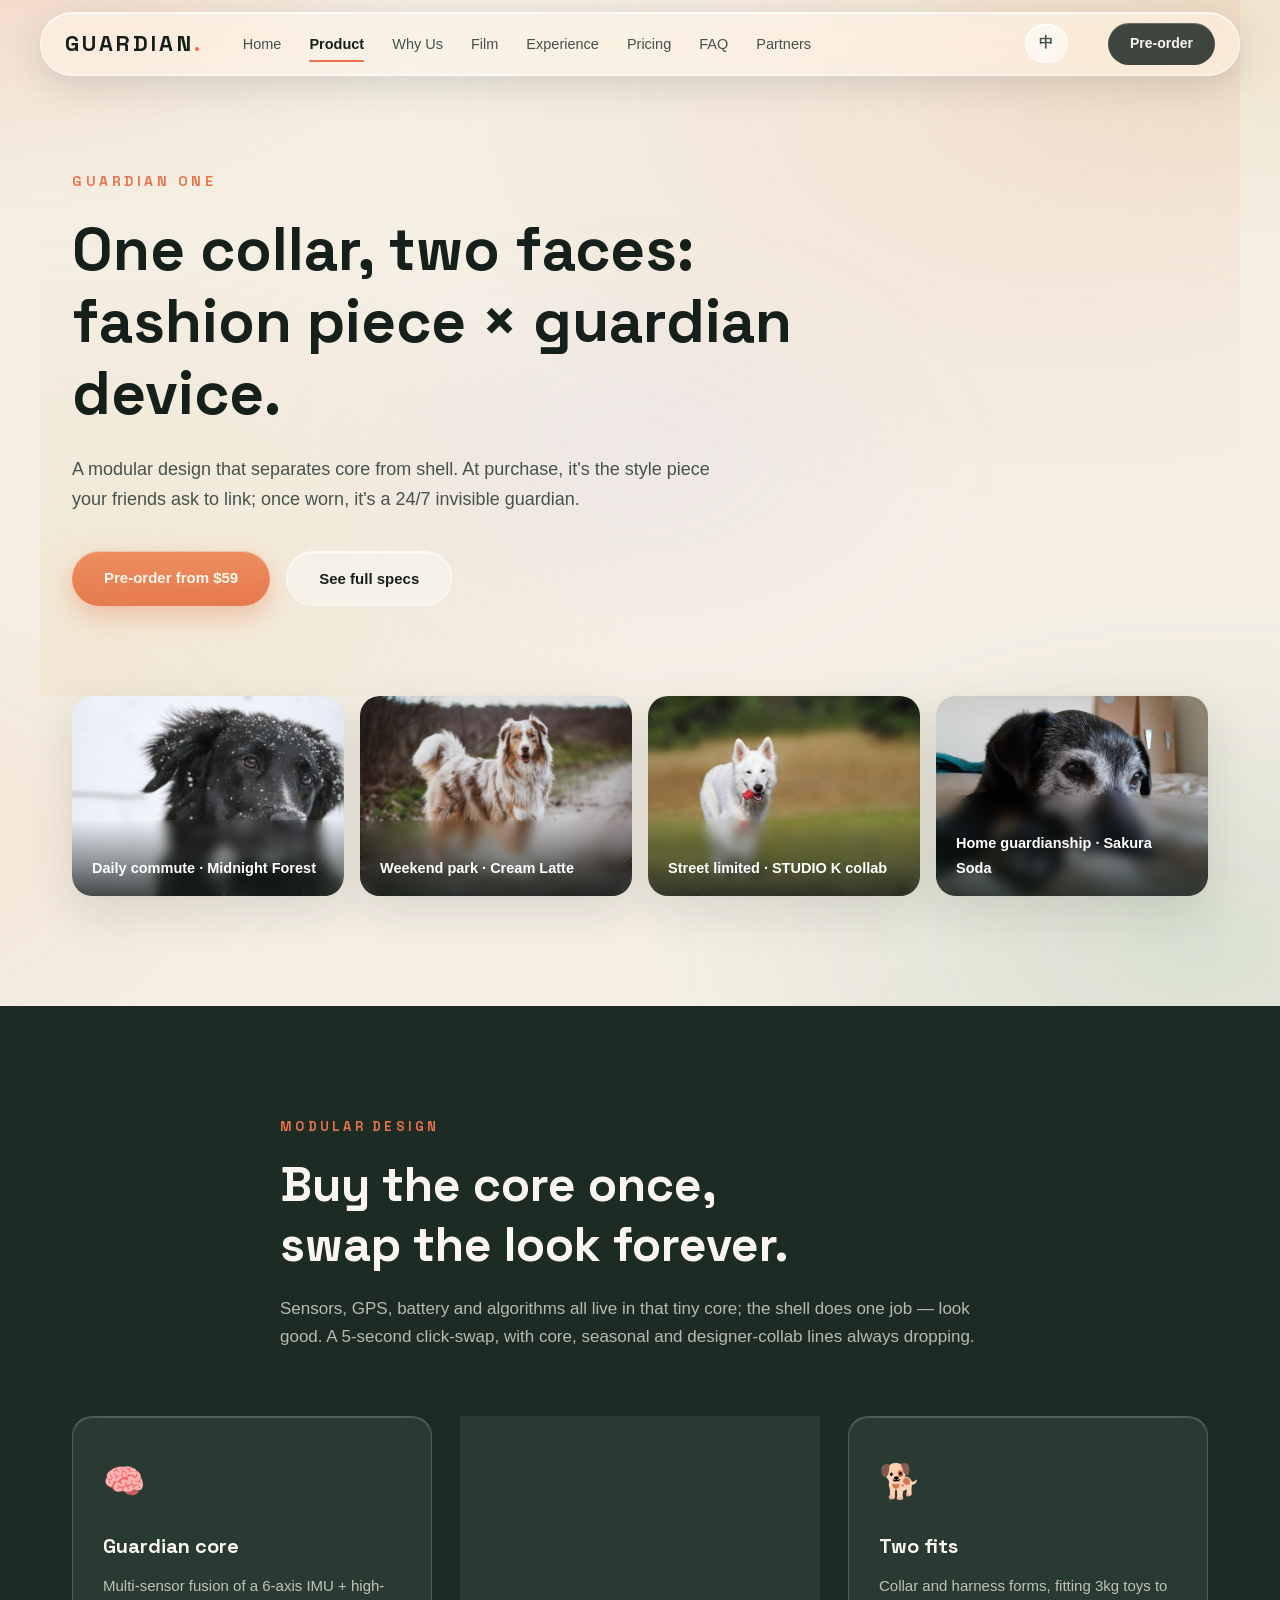
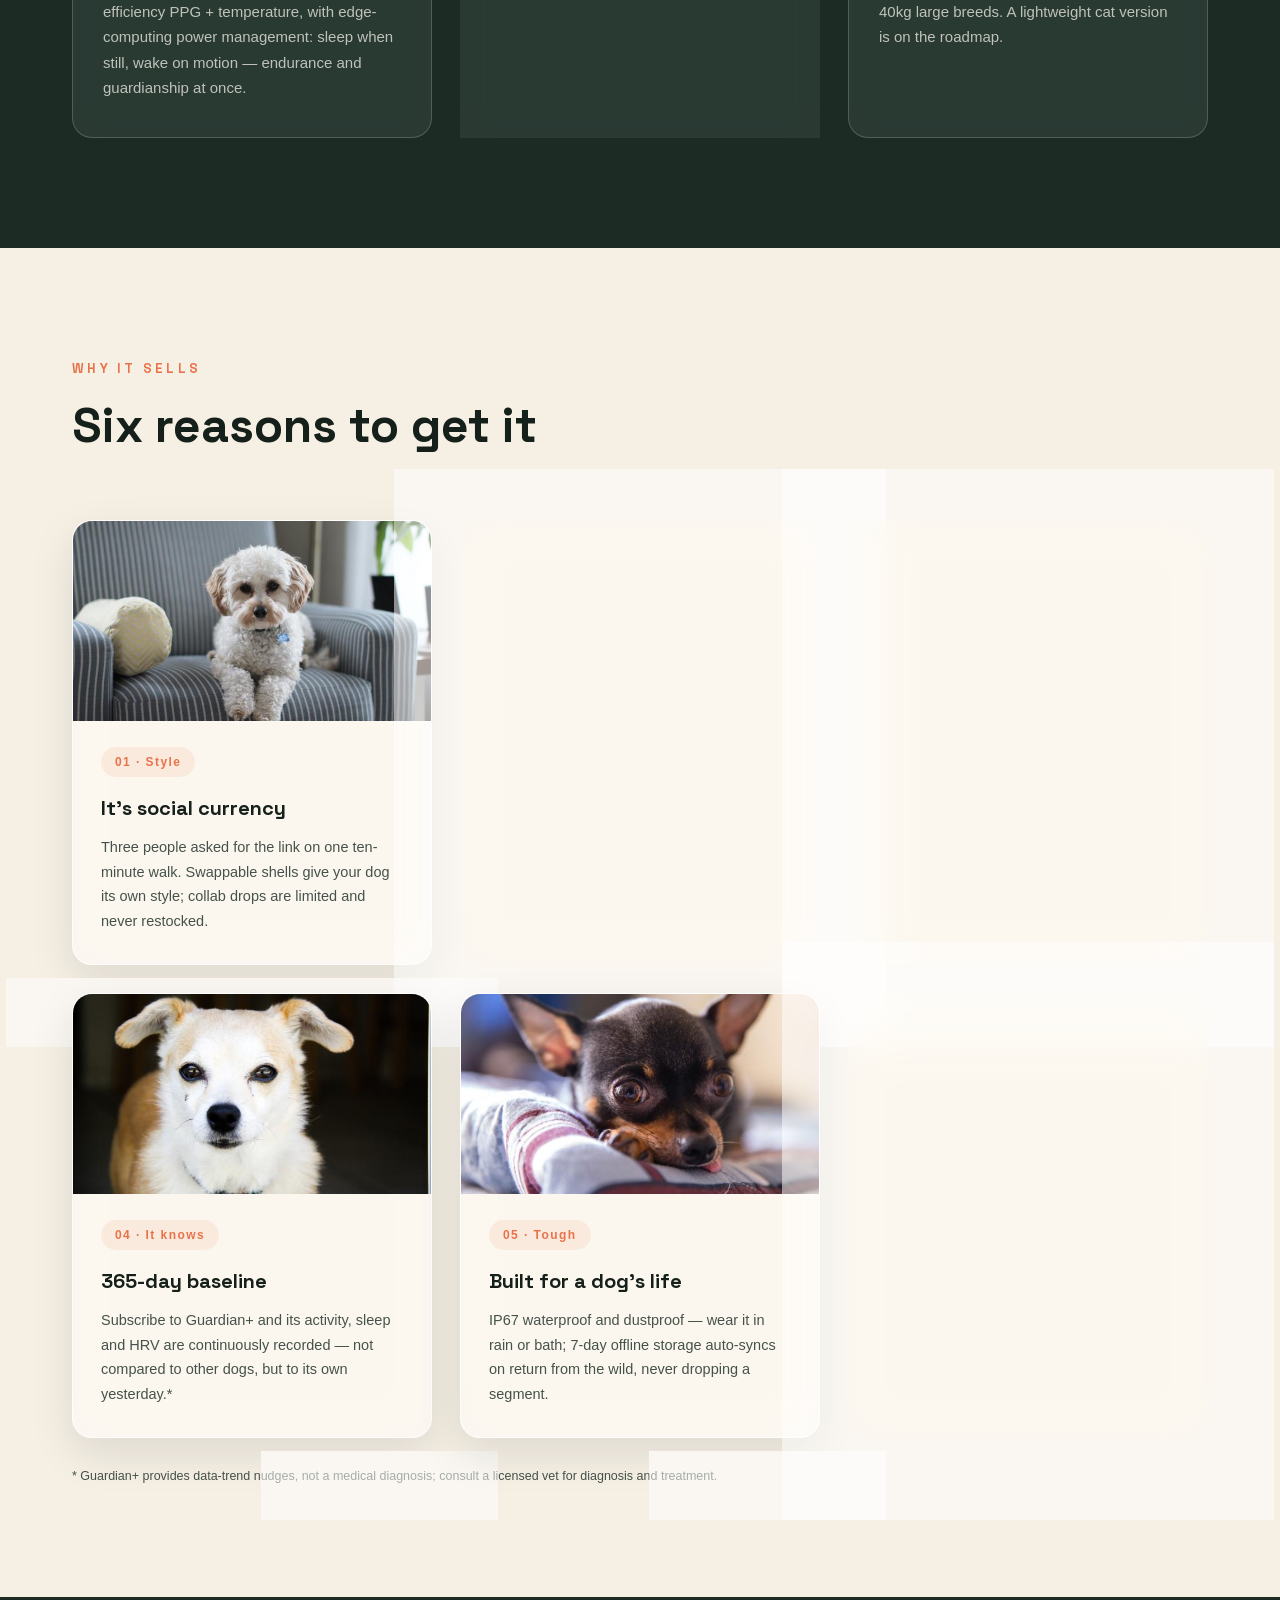
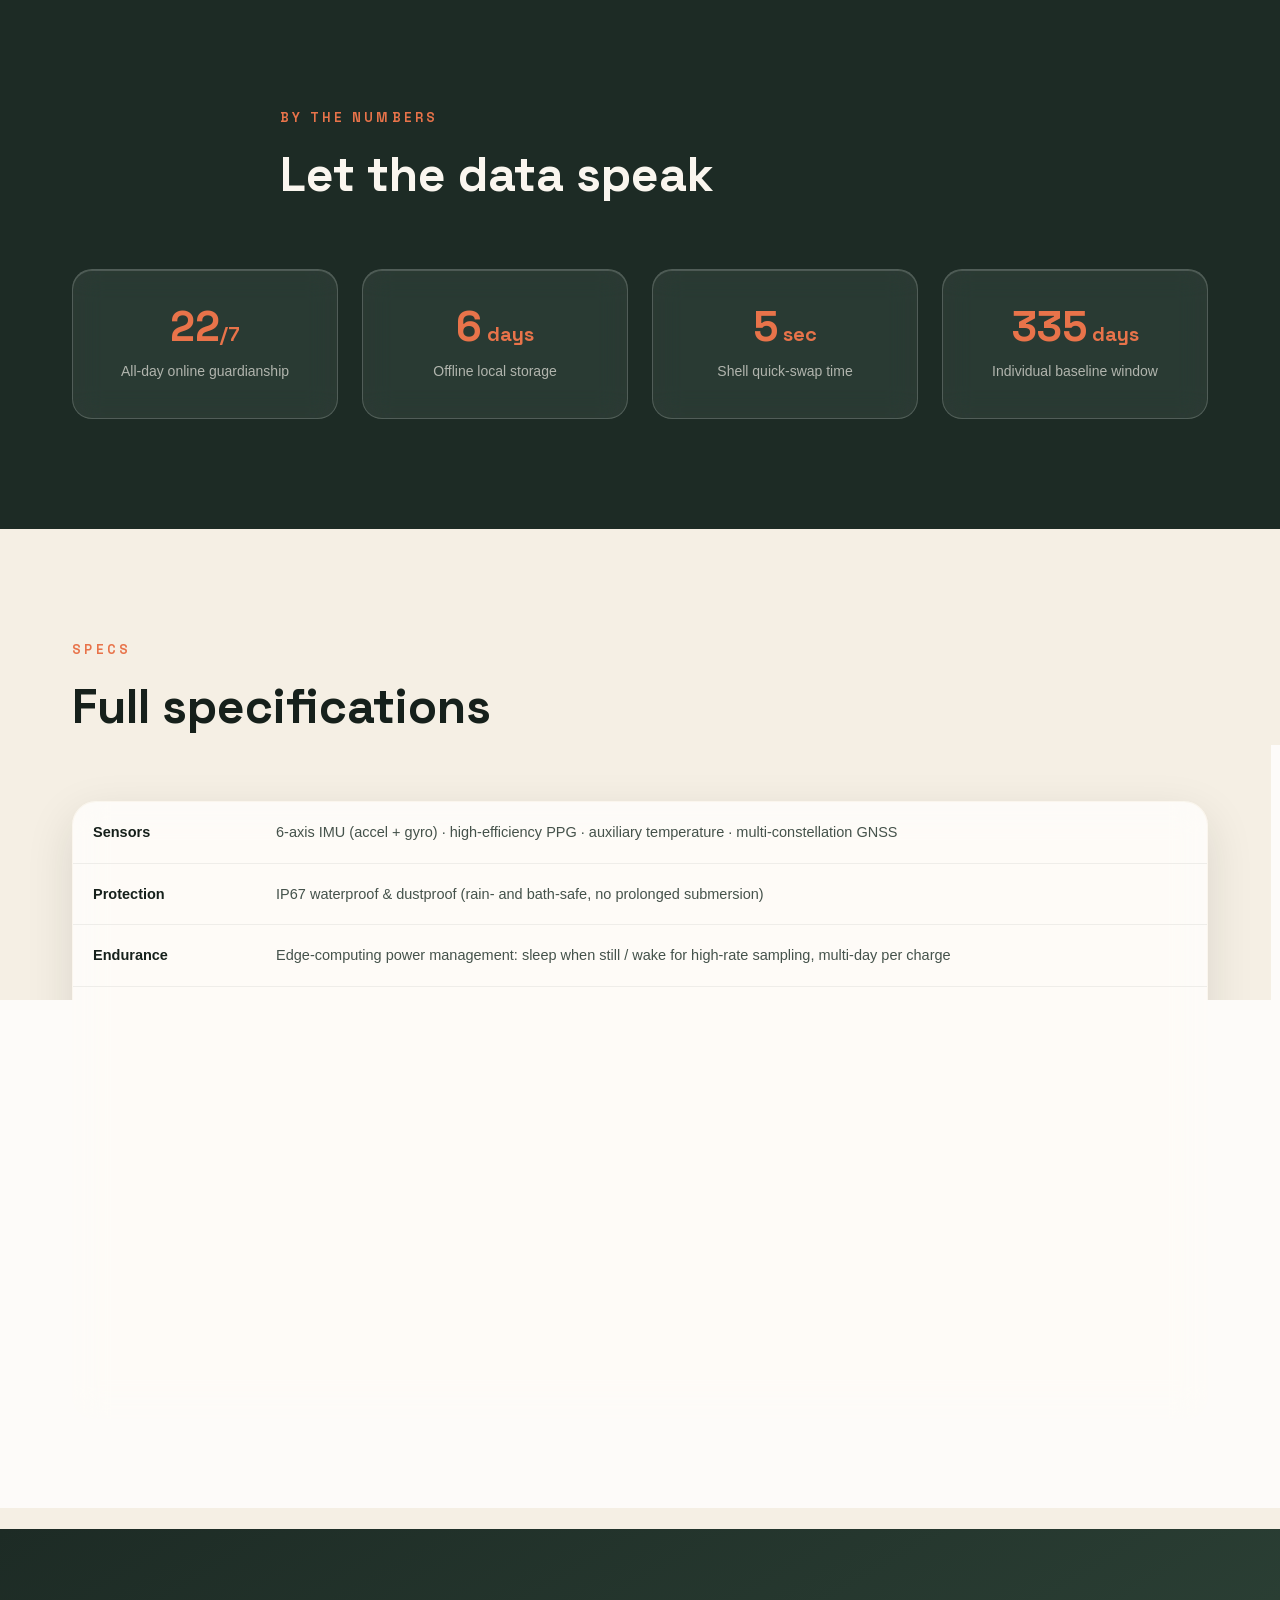
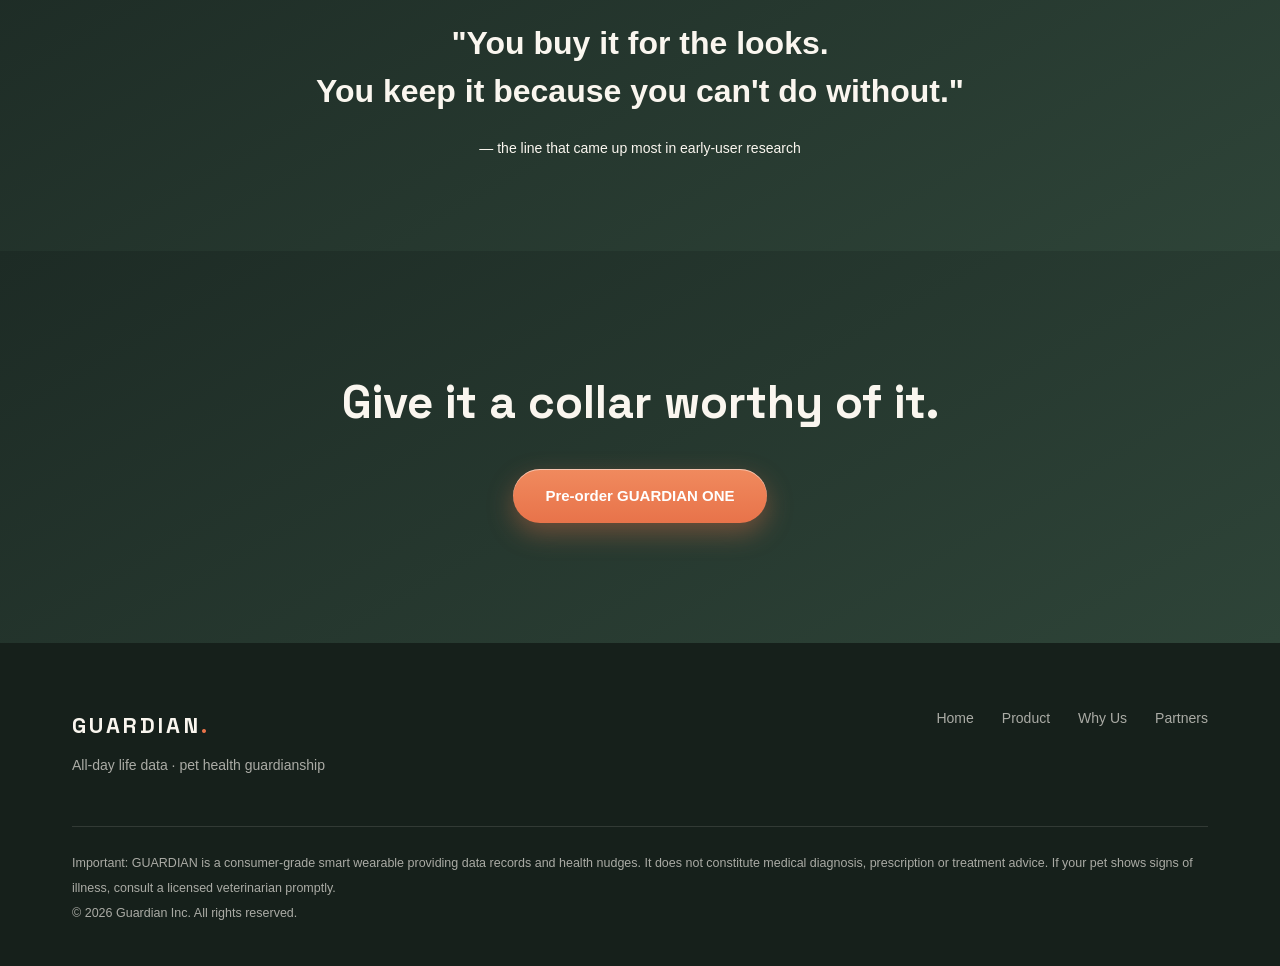
<file: website/product-en.html>
<!DOCTYPE html>
<html lang="en">
<head>
<meta charset="UTF-8">
<meta name="viewport" content="width=device-width, initial-scale=1.0">
<title>GUARDIAN ONE Smart Collar · Product — One core, infinite looks</title>
<link rel="icon" type="image/svg+xml" href="favicon.svg">
<meta name="description" content="GUARDIAN ONE: a modular core × swappable shells. Anti-loss trio free for life, IP67, 7-day offline storage, 365-day individual baseline. From $59.">
<link rel="preload" as="font" type="font/woff2" crossorigin href="fonts/SpaceGrotesk-var.woff2">
<link rel="stylesheet" href="style.css">
<link rel="preload" as="image" href="img/dog-101.jpg">
<link rel="preload" as="image" href="img/dog-120.jpg">
<link rel="preload" as="image" href="img/dog-77.jpg">
<link rel="preload" as="image" href="img/dog-212.jpg">
</head>
<body>

<header class="nav" id="nav">
  <div class="nav-inner">
    <a href="index-en.html" class="logo">GUARDIAN<span class="logo-dot">.</span></a>
    <nav class="nav-links">
      <a href="index-en.html">Home</a>
      <a href="product-en.html" class="active">Product</a>
      <a href="why-en.html">Why Us</a>
      <a href="index-en.html#film">Film</a>
      <a href="index-en.html#showcase">Experience</a>
      <a href="index-en.html#pricing">Pricing</a>
      <a href="index-en.html#faq">FAQ</a>
      <a href="investors-en.html">Partners</a>
    </nav>
    <a href="product.html" class="lang-switch">中</a>
    <a href="index-en.html#pricing" class="btn btn-small">Pre-order</a>
    <button class="nav-toggle" id="navToggle" aria-label="Menu">☰</button>
  </div>
</header>

<!-- ===== Hero ===== -->
<section class="page-hero">
  <div class="hero-bg"></div>
  <p class="hero-eyebrow reveal">GUARDIAN ONE</p>
  <h1 class="reveal delay-1">One collar, two faces:<br>fashion piece × guardian device.</h1>
  <p class="hero-sub reveal delay-2">A modular design that separates core from shell. At purchase, it's the style piece your friends ask to link; once worn, it's a 24/7 invisible guardian.</p>
  <div class="hero-cta reveal delay-3">
    <a href="index-en.html#pricing" class="btn btn-primary">Pre-order from $59</a>
    <a href="#specs" class="btn btn-ghost">See full specs</a>
  </div>
</section>

<!-- ===== Gallery ===== -->
<section class="section" style="padding-top:0">
  <div class="photo-strip">
    <div class="img-card reveal"><img src="img/dog-101.jpg" alt="Dog wearing GUARDIAN ONE" loading="eager" fetchpriority="high" onerror="this.style.display='none'"><div class="img-cap">Daily commute · Midnight Forest</div></div>
    <div class="img-card reveal delay-1"><img src="img/dog-120.jpg" alt="Dog in park" loading="eager" fetchpriority="high" onerror="this.style.display='none'"><div class="img-cap">Weekend park · Cream Latte</div></div>
    <div class="img-card reveal delay-2"><img src="img/dog-77.jpg" alt="Street-style dog" loading="eager" fetchpriority="high" onerror="this.style.display='none'"><div class="img-cap">Street limited · STUDIO K collab</div></div>
    <div class="img-card reveal delay-3"><img src="img/dog-212.jpg" alt="Dog at home" loading="eager" fetchpriority="high" onerror="this.style.display='none'"><div class="img-cap">Home guardianship · Sakura Soda</div></div>
  </div>
</section>

<!-- ===== Modular ===== -->
<section class="section section-dark">
  <div class="section-head reveal">
    <p class="eyebrow">MODULAR DESIGN</p>
    <h2>Buy the core once,<br>swap the look forever.</h2>
    <p class="section-sub">Sensors, GPS, battery and algorithms all live in that tiny core; the shell does one job — look good. A 5-second click-swap, with core, seasonal and designer-collab lines always dropping.</p>
  </div>
  <div class="feature-grid">
    <div class="feature-card reveal"><div class="feature-icon">🧠</div><h3>Guardian core</h3><p>Multi-sensor fusion of a 6-axis IMU + high-efficiency PPG + temperature, with edge-computing power management: sleep when still, wake on motion — endurance and guardianship at once.</p></div>
    <div class="feature-card reveal delay-1"><div class="feature-icon">🎨</div><h3>Fashion shells</h3><p>Skin-friendly materials, click-on quick-swap. Three lines: core $12 / seasonal limited $15 / designer collab $19.</p></div>
    <div class="feature-card reveal delay-2"><div class="feature-icon">🐕</div><h3>Two fits</h3><p>Collar and harness forms, fitting 3kg toys to 40kg large breeds. A lightweight cat version is on the roadmap.</p></div>
  </div>
</section>

<!-- ===== Six reasons ===== -->
<section class="section">
  <div class="section-head reveal">
    <p class="eyebrow">WHY IT SELLS</p>
    <h2>Six reasons to get it</h2>
  </div>
  <div class="need-grid">
    <div class="need-card reveal">
      <img src="img/dog-33.jpg" alt="Stylish dog" loading="lazy" onerror="this.style.display='none'">
      <div class="need-body"><span class="need-tag">01 · Style</span><h3>It's social currency</h3><p>Three people asked for the link on one ten-minute walk. Swappable shells give your dog its own style; collab drops are limited and never restocked.</p></div>
    </div>
    <div class="need-card reveal delay-1">
      <img src="img/dog-145.jpg" alt="Running dog" loading="lazy" onerror="this.style.display='none'">
      <div class="need-body"><span class="need-tag">02 · Anti-loss</span><h3>Free trio, for life</h3><p>Live location, geofencing, route playback — free forever, no membership. 90% of escapes happen within 500m of home; one fence is enough.</p></div>
    </div>
    <div class="need-card reveal delay-2">
      <img src="img/dog-88.jpg" alt="Sleeping dog" loading="lazy" onerror="this.style.display='none'">
      <div class="need-body"><span class="need-tag">03 · Peace</span><h3>No news is good news</h3><p>A heartbeat check-in makes "device online" itself a safety signal. At work, traveling, in boarding — one glance at the app and the world goes quiet.</p></div>
    </div>
    <div class="need-card reveal">
      <img src="img/dog-167.jpg" alt="Healthy dog" loading="lazy" onerror="this.style.display='none'">
      <div class="need-body"><span class="need-tag">04 · It knows</span><h3>365-day baseline</h3><p>Subscribe to Guardian+ and its activity, sleep and HRV are continuously recorded — not compared to other dogs, but to its own yesterday.*</p></div>
    </div>
    <div class="need-card reveal delay-1">
      <img src="img/dog-191.jpg" alt="Outdoor dog" loading="lazy" onerror="this.style.display='none'">
      <div class="need-body"><span class="need-tag">05 · Tough</span><h3>Built for a dog's life</h3><p>IP67 waterproof and dustproof — wear it in rain or bath; 7-day offline storage auto-syncs on return from the wild, never dropping a segment.</p></div>
    </div>
    <div class="need-card reveal delay-2">
      <img src="img/dog-54.jpg" alt="Cute dog" loading="lazy" onerror="this.style.display='none'">
      <div class="need-body"><span class="need-tag">06 · Evergreen</span><h3>Smarter over time</h3><p>OTA updates keep the algorithms evolving with data, steadily lowering false alarms. The collar you buy today understands it better next year.</p></div>
    </div>
  </div>
  <p style="margin-top:28px;font-size:12.5px;color:var(--ink-soft)">* Guardian+ provides data-trend nudges, not a medical diagnosis; consult a licensed vet for diagnosis and treatment.</p>
</section>

<!-- ===== By the numbers ===== -->
<section class="section section-dark">
  <div class="section-head reveal">
    <p class="eyebrow">BY THE NUMBERS</p>
    <h2>Let the data speak</h2>
  </div>
  <div class="stat-grid">
    <div class="stat-card reveal"><div class="stat-num" data-count="24" data-suffix="/7">0</div><p class="stat-label">All-day online guardianship</p></div>
    <div class="stat-card reveal delay-1"><div class="stat-num" data-count="7" data-suffix=" days">0</div><p class="stat-label">Offline local storage</p></div>
    <div class="stat-card reveal delay-2"><div class="stat-num" data-count="5" data-suffix=" sec">0</div><p class="stat-label">Shell quick-swap time</p></div>
    <div class="stat-card reveal delay-3"><div class="stat-num" data-count="365" data-suffix=" days">0</div><p class="stat-label">Individual baseline window</p></div>
  </div>
</section>

<!-- ===== Specs ===== -->
<section class="section" id="specs">
  <div class="section-head reveal">
    <p class="eyebrow">SPECS</p>
    <h2>Full specifications</h2>
  </div>
  <div class="compare-wrap reveal">
    <table class="compare">
      <tbody>
        <tr><td>Sensors</td><td class="dim">6-axis IMU (accel + gyro) · high-efficiency PPG · auxiliary temperature · multi-constellation GNSS</td></tr>
        <tr><td>Protection</td><td class="dim">IP67 waterproof & dustproof (rain- and bath-safe, no prolonged submersion)</td></tr>
        <tr><td>Endurance</td><td class="dim">Edge-computing power management: sleep when still / wake for high-rate sampling, multi-day per charge</td></tr>
        <tr><td>Offline</td><td class="dim">7 days of local Flash storage, auto resume-from-breakpoint on reconnect</td></tr>
        <tr><td>Reliability</td><td class="dim">Scheduled heartbeat check-in · offline-timeout alert · OTA firmware updates</td></tr>
        <tr><td>Fit</td><td class="dim">Collar / harness forms · fits 3–40kg dogs · skin-friendly quick-swap shells</td></tr>
        <tr><td>Free features</td><td class="dim">Live location · geofencing · route playback (free for life)</td></tr>
        <tr><td>Guardian+ features</td><td class="dim">HRV / temp trend / respiration / activity rhythm · individual baseline · explainable nudges · impact detection · monthly report · cloud vet</td></tr>
        <tr><td>Data security</td><td class="dim">Three-tier classification (basic/private/sensitive) · encrypted storage · full user ownership, export/revoke anytime</td></tr>
        <tr><td>In the box</td><td class="dim">Guardian core ×1 · core shell ×1 · magnetic charging cable ×1 · 30-day Guardian+ trial</td></tr>
      </tbody>
    </table>
  </div>
</section>

<!-- ===== Quote ===== -->
<section class="quote-band">
  <blockquote class="reveal">"You buy it for the looks.<br>You keep it because you can't do without."</blockquote>
  <cite class="reveal delay-1">— the line that came up most in early-user research</cite>
</section>

<!-- ===== CTA ===== -->
<section class="cta-final">
  <div class="reveal">
    <h2>Give it a collar worthy of it.</h2>
    <a href="index-en.html#pricing" class="btn btn-primary">Pre-order GUARDIAN ONE</a>
  </div>
</section>

<footer class="footer">
  <div class="footer-inner">
    <div class="footer-brand">
      <p class="logo">GUARDIAN<span class="logo-dot">.</span></p>
      <p>All-day life data · pet health guardianship</p>
    </div>
    <div class="footer-links">
      <a href="index-en.html">Home</a>
      <a href="product-en.html">Product</a>
      <a href="why-en.html">Why Us</a>
      <a href="investors-en.html">Partners</a>
    </div>
  </div>
  <p class="footer-disclaimer">Important: GUARDIAN is a consumer-grade smart wearable providing data records and health nudges. It does not constitute medical diagnosis, prescription or treatment advice. If your pet shows signs of illness, consult a licensed veterinarian promptly.<br>© 2026 Guardian Inc. All rights reserved.</p>
</footer>

<script src="script.js"></script>
</body>
</html>
</file>
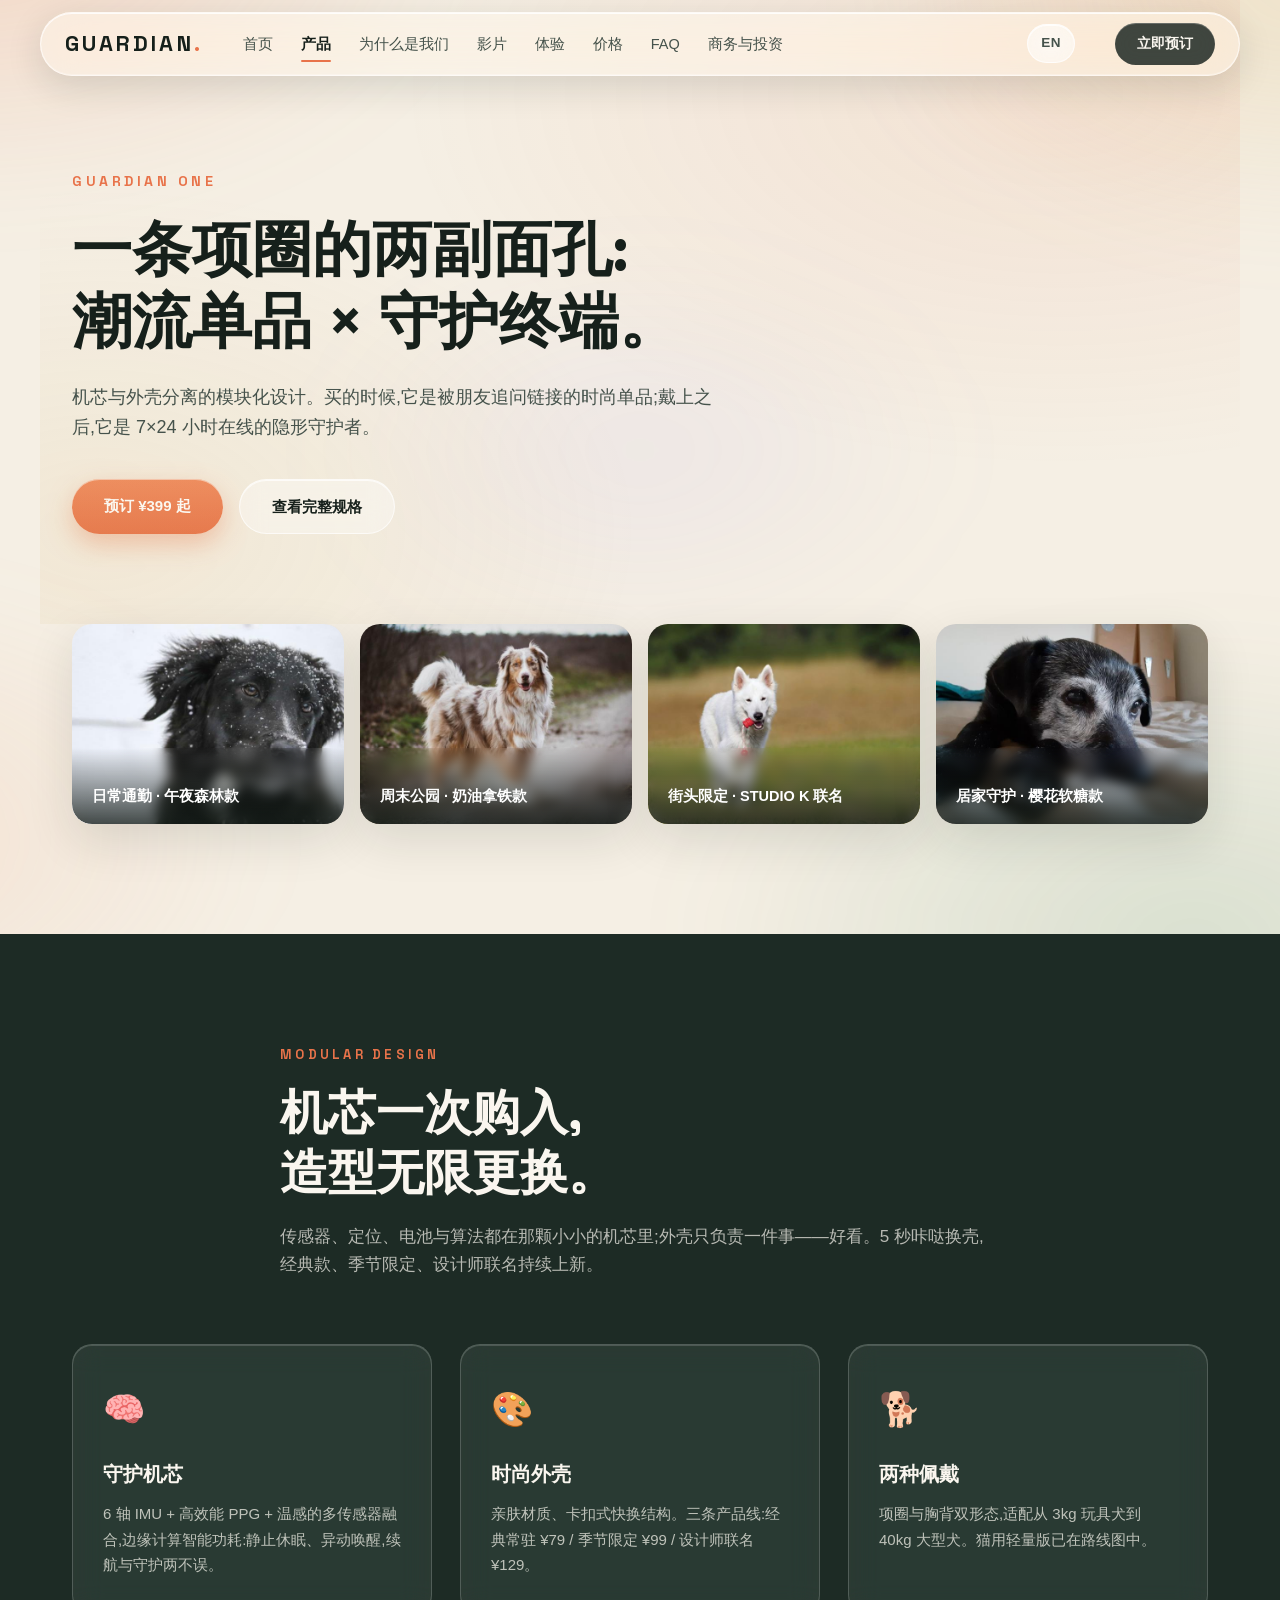
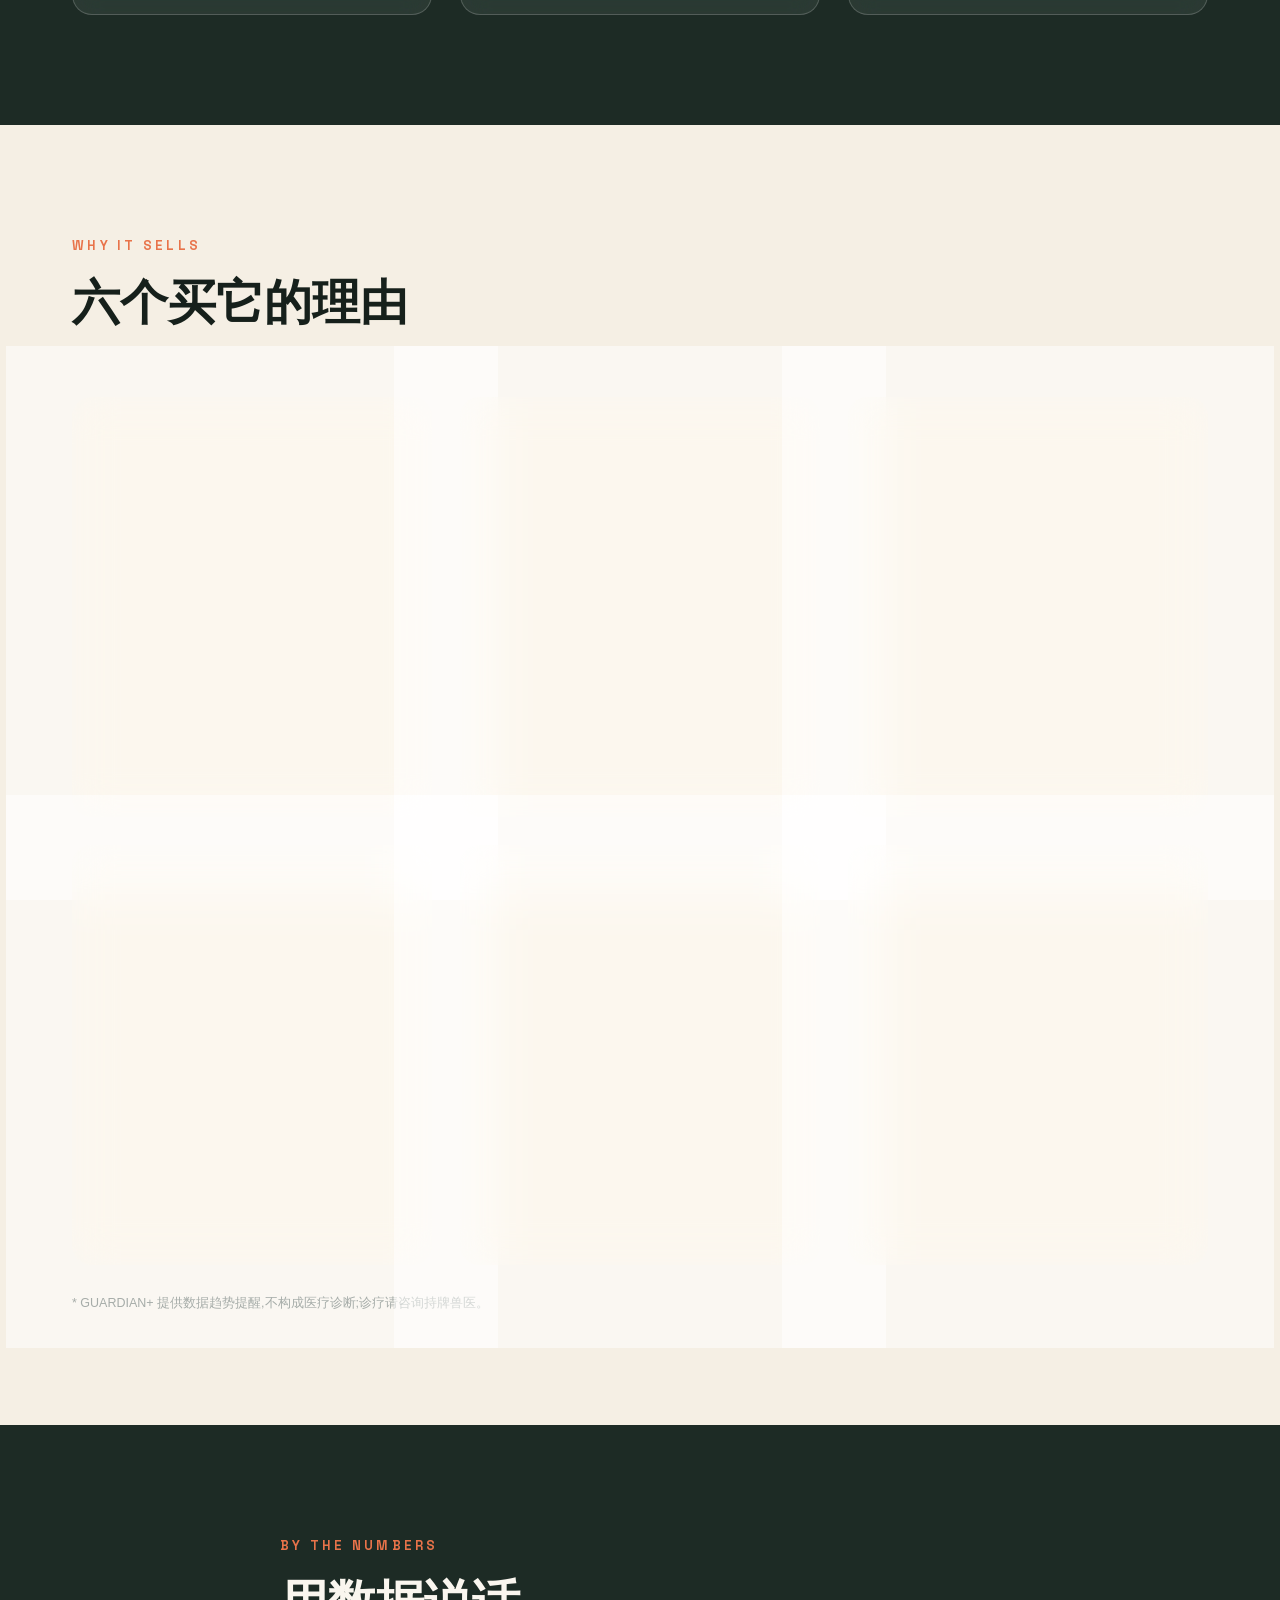
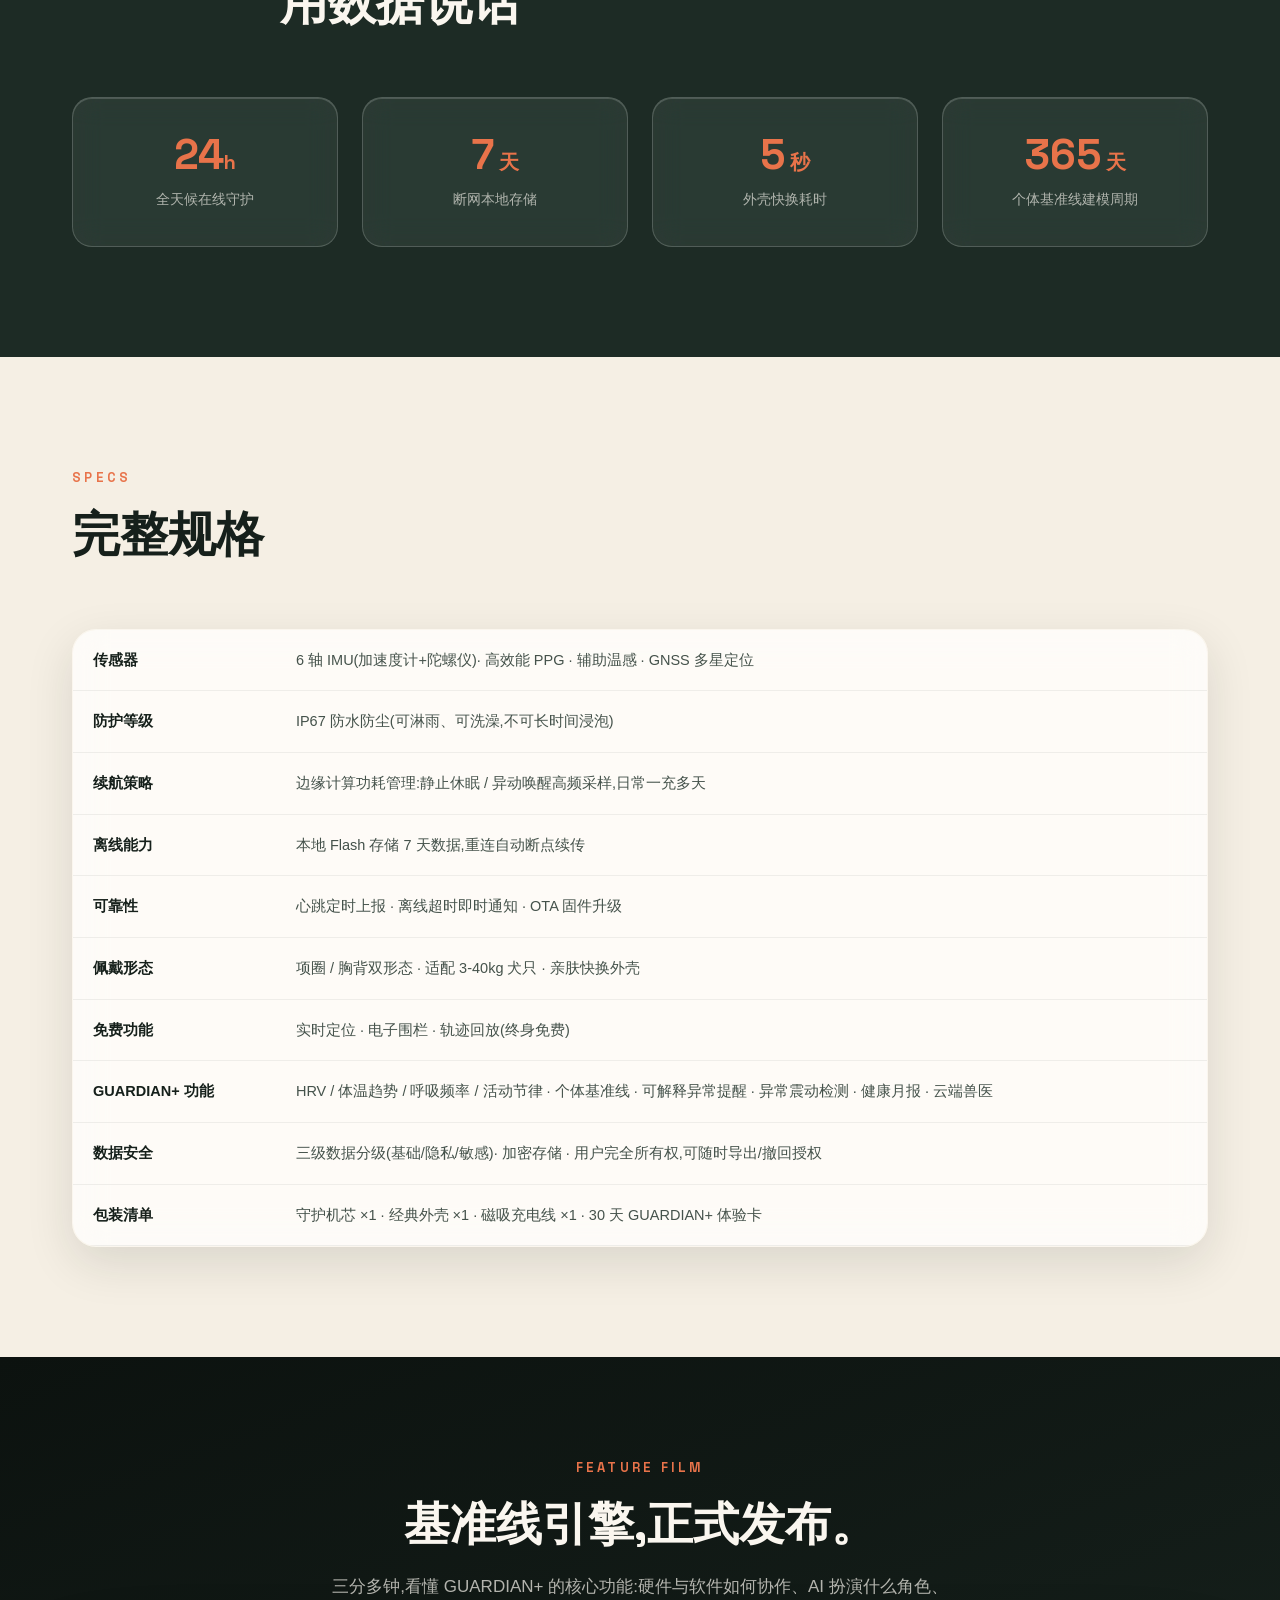
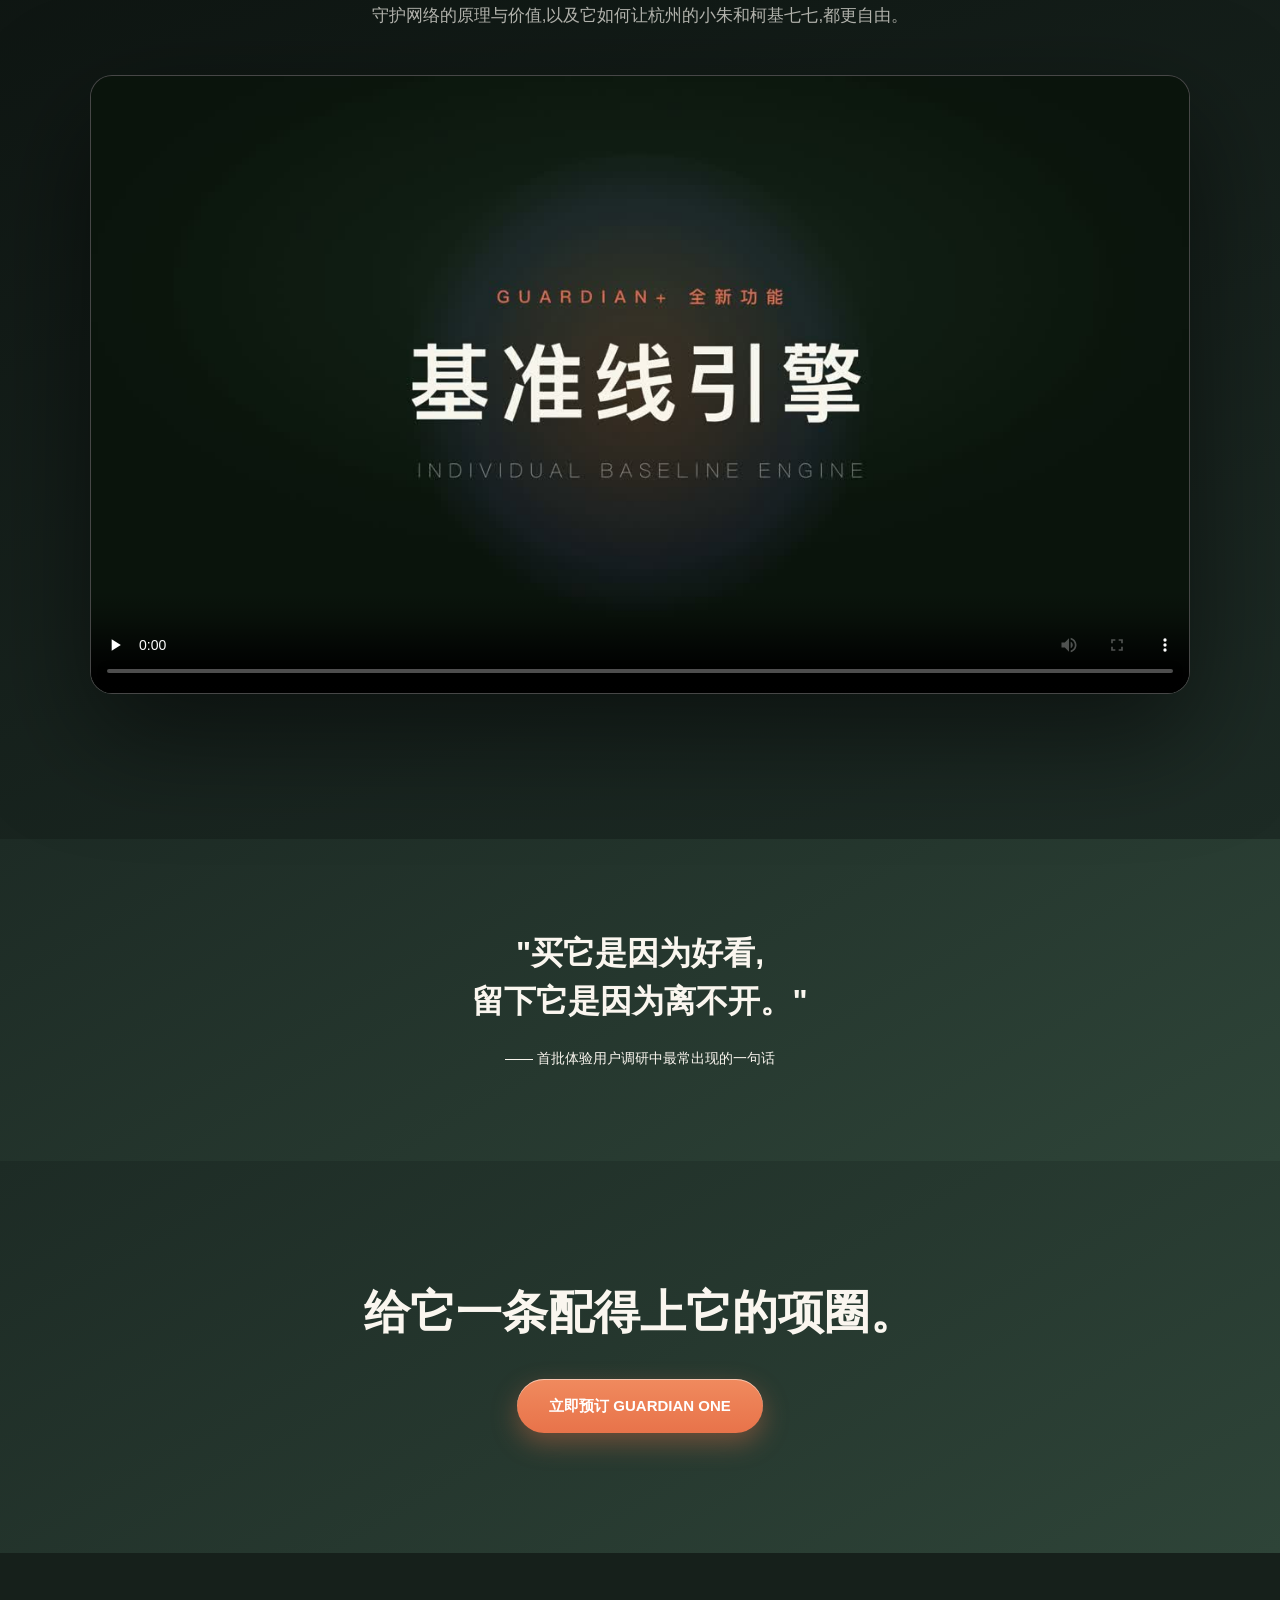
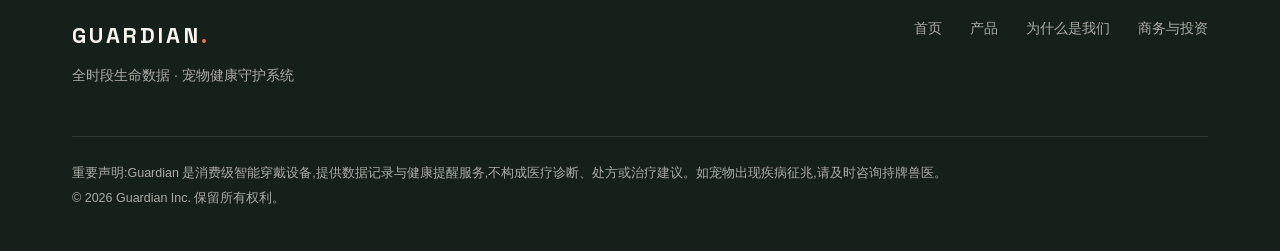
<file: website/product.html>
<!DOCTYPE html>
<html lang="zh-CN">
<head>
<meta charset="UTF-8">
<meta name="viewport" content="width=device-width, initial-scale=1.0">
<title>GUARDIAN ONE 智能项圈 · 产品详情 — 机芯一条,造型无限</title>
<link rel="icon" type="image/svg+xml" href="favicon.svg">
<meta name="description" content="GUARDIAN ONE:模块化机芯 × 可换壳设计。终身免费防丢三件套,IP67 防水,7 天断网存储,365 天个体基准线。¥399 起。">
<link rel="preload" as="font" type="font/woff2" crossorigin href="fonts/SpaceGrotesk-var.woff2">
<link rel="stylesheet" href="style.css">
<link rel="preload" as="image" href="img/dog-101.jpg">
<link rel="preload" as="image" href="img/dog-120.jpg">
<link rel="preload" as="image" href="img/dog-77.jpg">
<link rel="preload" as="image" href="img/dog-212.jpg">
<link rel="preload" as="image" href="feature-poster.jpg">
</head>
<body>

<header class="nav" id="nav">
  <div class="nav-inner">
    <a href="index.html" class="logo">GUARDIAN<span class="logo-dot">.</span></a>
    <nav class="nav-links">
      <a href="index.html">首页</a>
      <a href="product.html" class="active">产品</a>
      <a href="why.html">为什么是我们</a>
      <a href="index.html#film">影片</a>
      <a href="index.html#showcase">体验</a>
      <a href="index.html#pricing">价格</a>
      <a href="index.html#faq">FAQ</a>
      <a href="investors.html">商务与投资</a>
    </nav>
    <a href="product-en.html" class="lang-switch">EN</a>
    <a href="index.html#pricing" class="btn btn-small">立即预订</a>
    <button class="nav-toggle" id="navToggle" aria-label="菜单">☰</button>
  </div>
</header>

<!-- ===== 产品 Hero ===== -->
<section class="page-hero">
  <div class="hero-bg"></div>
  <p class="hero-eyebrow reveal">GUARDIAN ONE</p>
  <h1 class="reveal delay-1">一条项圈的两副面孔:<br>潮流单品 × 守护终端。</h1>
  <p class="hero-sub reveal delay-2">机芯与外壳分离的模块化设计。买的时候,它是被朋友追问链接的时尚单品;戴上之后,它是 7×24 小时在线的隐形守护者。</p>
  <div class="hero-cta reveal delay-3">
    <a href="index.html#pricing" class="btn btn-primary">预订 ¥399 起</a>
    <a href="#specs" class="btn btn-ghost">查看完整规格</a>
  </div>
</section>

<!-- ===== 产品画廊 ===== -->
<section class="section" style="padding-top:0">
  <div class="photo-strip">
    <div class="img-card reveal"><img src="img/dog-101.jpg" alt="佩戴 GUARDIAN ONE 的狗狗" loading="eager" fetchpriority="high" onerror="this.style.display='none'"><div class="img-cap">日常通勤 · 午夜森林款</div></div>
    <div class="img-card reveal delay-1"><img src="img/dog-120.jpg" alt="公园里的狗狗" loading="eager" fetchpriority="high" onerror="this.style.display='none'"><div class="img-cap">周末公园 · 奶油拿铁款</div></div>
    <div class="img-card reveal delay-2"><img src="img/dog-77.jpg" alt="街头风格狗狗" loading="eager" fetchpriority="high" onerror="this.style.display='none'"><div class="img-cap">街头限定 · STUDIO K 联名</div></div>
    <div class="img-card reveal delay-3"><img src="img/dog-212.jpg" alt="家中的狗狗" loading="eager" fetchpriority="high" onerror="this.style.display='none'"><div class="img-cap">居家守护 · 樱花软糖款</div></div>
  </div>
</section>

<!-- ===== 模块化结构 ===== -->
<section class="section section-dark">
  <div class="section-head reveal">
    <p class="eyebrow">MODULAR DESIGN</p>
    <h2>机芯一次购入,<br>造型无限更换。</h2>
    <p class="section-sub">传感器、定位、电池与算法都在那颗小小的机芯里;外壳只负责一件事——好看。5 秒咔哒换壳,经典款、季节限定、设计师联名持续上新。</p>
  </div>
  <div class="feature-grid">
    <div class="feature-card reveal"><div class="feature-icon">🧠</div><h3>守护机芯</h3><p>6 轴 IMU + 高效能 PPG + 温感的多传感器融合,边缘计算智能功耗:静止休眠、异动唤醒,续航与守护两不误。</p></div>
    <div class="feature-card reveal delay-1"><div class="feature-icon">🎨</div><h3>时尚外壳</h3><p>亲肤材质、卡扣式快换结构。三条产品线:经典常驻 ¥79 / 季节限定 ¥99 / 设计师联名 ¥129。</p></div>
    <div class="feature-card reveal delay-2"><div class="feature-icon">🐕</div><h3>两种佩戴</h3><p>项圈与胸背双形态,适配从 3kg 玩具犬到 40kg 大型犬。猫用轻量版已在路线图中。</p></div>
  </div>
</section>

<!-- ===== 核心卖点逐条拆 ===== -->
<section class="section">
  <div class="section-head reveal">
    <p class="eyebrow">WHY IT SELLS</p>
    <h2>六个买它的理由</h2>
  </div>
  <div class="need-grid">
    <div class="need-card reveal">
      <img src="img/dog-33.jpg" alt="时尚狗狗" loading="lazy" onerror="this.style.display='none'">
      <div class="need-body"><span class="need-tag">理由 01 · 颜值</span><h3>它是社交货币</h3><p>遛狗 10 分钟被问 3 次链接。可换壳设计让你的狗拥有自己的穿搭哲学,联名款限量发售,卖完不补。</p></div>
    </div>
    <div class="need-card reveal delay-1">
      <img src="img/dog-145.jpg" alt="奔跑的狗狗" loading="lazy" onerror="this.style.display='none'">
      <div class="need-body"><span class="need-tag">理由 02 · 防丢</span><h3>终身免费三件套</h3><p>实时定位、电子围栏、轨迹回放——不办会员也终身免费。90% 的走失发生在家门口 500 米内,一个围栏就够。</p></div>
    </div>
    <div class="need-card reveal delay-2">
      <img src="img/dog-88.jpg" alt="睡觉的狗狗" loading="lazy" onerror="this.style.display='none'">
      <div class="need-body"><span class="need-tag">理由 03 · 安心</span><h3>没有消息就是好消息</h3><p>心跳上报机制让"设备在线"本身成为安全信号。上班、出差、寄养,打开 App 看一眼,世界安静了。</p></div>
    </div>
    <div class="need-card reveal">
      <img src="img/dog-167.jpg" alt="健康的狗狗" loading="lazy" onerror="this.style.display='none'">
      <div class="need-body"><span class="need-tag">理由 04 · 懂它</span><h3>365 天个体基准线</h3><p>开通 GUARDIAN+,它的活动、睡眠、心率变异性被连续记录——不和别的狗比,只和昨天的它自己比。*</p></div>
    </div>
    <div class="need-card reveal delay-1">
      <img src="img/dog-191.jpg" alt="户外的狗狗" loading="lazy" onerror="this.style.display='none'">
      <div class="need-body"><span class="need-tag">理由 05 · 皮实</span><h3>经得起狗的生活</h3><p>IP67 防水防尘,洗澡淋雨照戴;断网本地存储 7 天,进山露营回城自动补传,一段数据都不丢。</p></div>
    </div>
    <div class="need-card reveal delay-2">
      <img src="img/dog-54.jpg" alt="可爱的狗狗" loading="lazy" onerror="this.style.display='none'">
      <div class="need-body"><span class="need-tag">理由 06 · 常新</span><h3>越用越聪明</h3><p>OTA 持续升级,算法随数据积累不断进化,误报率持续下降。今天买的项圈,明年比今天更懂它。</p></div>
    </div>
  </div>
  <p style="margin-top:28px;font-size:12.5px;color:var(--ink-soft)">* GUARDIAN+ 提供数据趋势提醒,不构成医疗诊断;诊疗请咨询持牌兽医。</p>
</section>

<!-- ===== 数据说话 ===== -->
<section class="section section-dark">
  <div class="section-head reveal">
    <p class="eyebrow">BY THE NUMBERS</p>
    <h2>用数据说话</h2>
  </div>
  <div class="stat-grid">
    <div class="stat-card reveal"><div class="stat-num" data-count="24" data-suffix="h">0</div><p class="stat-label">全天候在线守护</p></div>
    <div class="stat-card reveal delay-1"><div class="stat-num" data-count="7" data-suffix=" 天">0</div><p class="stat-label">断网本地存储</p></div>
    <div class="stat-card reveal delay-2"><div class="stat-num" data-count="5" data-suffix=" 秒">0</div><p class="stat-label">外壳快换耗时</p></div>
    <div class="stat-card reveal delay-3"><div class="stat-num" data-count="365" data-suffix=" 天">0</div><p class="stat-label">个体基准线建模周期</p></div>
  </div>
</section>

<!-- ===== 规格表 ===== -->
<section class="section" id="specs">
  <div class="section-head reveal">
    <p class="eyebrow">SPECS</p>
    <h2>完整规格</h2>
  </div>
  <div class="compare-wrap reveal">
    <table class="compare">
      <tbody>
        <tr><td>传感器</td><td class="dim">6 轴 IMU(加速度计+陀螺仪)· 高效能 PPG · 辅助温感 · GNSS 多星定位</td></tr>
        <tr><td>防护等级</td><td class="dim">IP67 防水防尘(可淋雨、可洗澡,不可长时间浸泡)</td></tr>
        <tr><td>续航策略</td><td class="dim">边缘计算功耗管理:静止休眠 / 异动唤醒高频采样,日常一充多天</td></tr>
        <tr><td>离线能力</td><td class="dim">本地 Flash 存储 7 天数据,重连自动断点续传</td></tr>
        <tr><td>可靠性</td><td class="dim">心跳定时上报 · 离线超时即时通知 · OTA 固件升级</td></tr>
        <tr><td>佩戴形态</td><td class="dim">项圈 / 胸背双形态 · 适配 3-40kg 犬只 · 亲肤快换外壳</td></tr>
        <tr><td>免费功能</td><td class="dim">实时定位 · 电子围栏 · 轨迹回放(终身免费)</td></tr>
        <tr><td>GUARDIAN+ 功能</td><td class="dim">HRV / 体温趋势 / 呼吸频率 / 活动节律 · 个体基准线 · 可解释异常提醒 · 异常震动检测 · 健康月报 · 云端兽医</td></tr>
        <tr><td>数据安全</td><td class="dim">三级数据分级(基础/隐私/敏感)· 加密存储 · 用户完全所有权,可随时导出/撤回授权</td></tr>
        <tr><td>包装清单</td><td class="dim">守护机芯 ×1 · 经典外壳 ×1 · 磁吸充电线 ×1 · 30 天 GUARDIAN+ 体验卡</td></tr>
      </tbody>
    </table>
  </div>
</section>


<!-- ===== 功能发布影片 ===== -->
<section class="film-band" id="feature-film">
  <div class="film-inner">
    <p class="eyebrow reveal">FEATURE FILM</p>
    <h2 class="reveal delay-1">基准线引擎,正式发布。</h2>
    <p class="section-sub reveal delay-2">三分多钟,看懂 GUARDIAN+ 的核心功能:硬件与软件如何协作、AI 扮演什么角色、守护网络的原理与价值,以及它如何让杭州的小朱和柯基七七,都更自由。</p>
    <div class="film-frame reveal delay-2">
      <video controls preload="none" playsinline poster="feature-poster.jpg">
        <source src="feature-film.mp4" type="video/mp4">
        你的浏览器不支持内嵌视频,<a href="feature-film.mp4" style="color:var(--accent-soft)">点此观看</a>。
      </video>
    </div>
    <p class="film-cap reveal">GUARDIAN 功能发布影片 · 基准线引擎 · 3 分 15 秒</p>
  </div>
</section>

<!-- ===== 引用带 ===== -->
<section class="quote-band">
  <blockquote class="reveal">"买它是因为好看,<br>留下它是因为离不开。"</blockquote>
  <cite class="reveal delay-1">—— 首批体验用户调研中最常出现的一句话</cite>
</section>

<!-- ===== CTA ===== -->
<section class="cta-final">
  <div class="reveal">
    <h2>给它一条配得上它的项圈。</h2>
    <a href="index.html#pricing" class="btn btn-primary">立即预订 GUARDIAN ONE</a>
  </div>
</section>

<footer class="footer">
  <div class="footer-inner">
    <div class="footer-brand">
      <p class="logo">GUARDIAN<span class="logo-dot">.</span></p>
      <p>全时段生命数据 · 宠物健康守护系统</p>
    </div>
    <div class="footer-links">
      <a href="index.html">首页</a>
      <a href="product.html">产品</a>
      <a href="why.html">为什么是我们</a>
      <a href="investors.html">商务与投资</a>
    </div>
  </div>
  <p class="footer-disclaimer">重要声明:Guardian 是消费级智能穿戴设备,提供数据记录与健康提醒服务,不构成医疗诊断、处方或治疗建议。如宠物出现疾病征兆,请及时咨询持牌兽医。<br>© 2026 Guardian Inc. 保留所有权利。</p>
</footer>

<script src="script.js"></script>
</body>
</html>
</file>
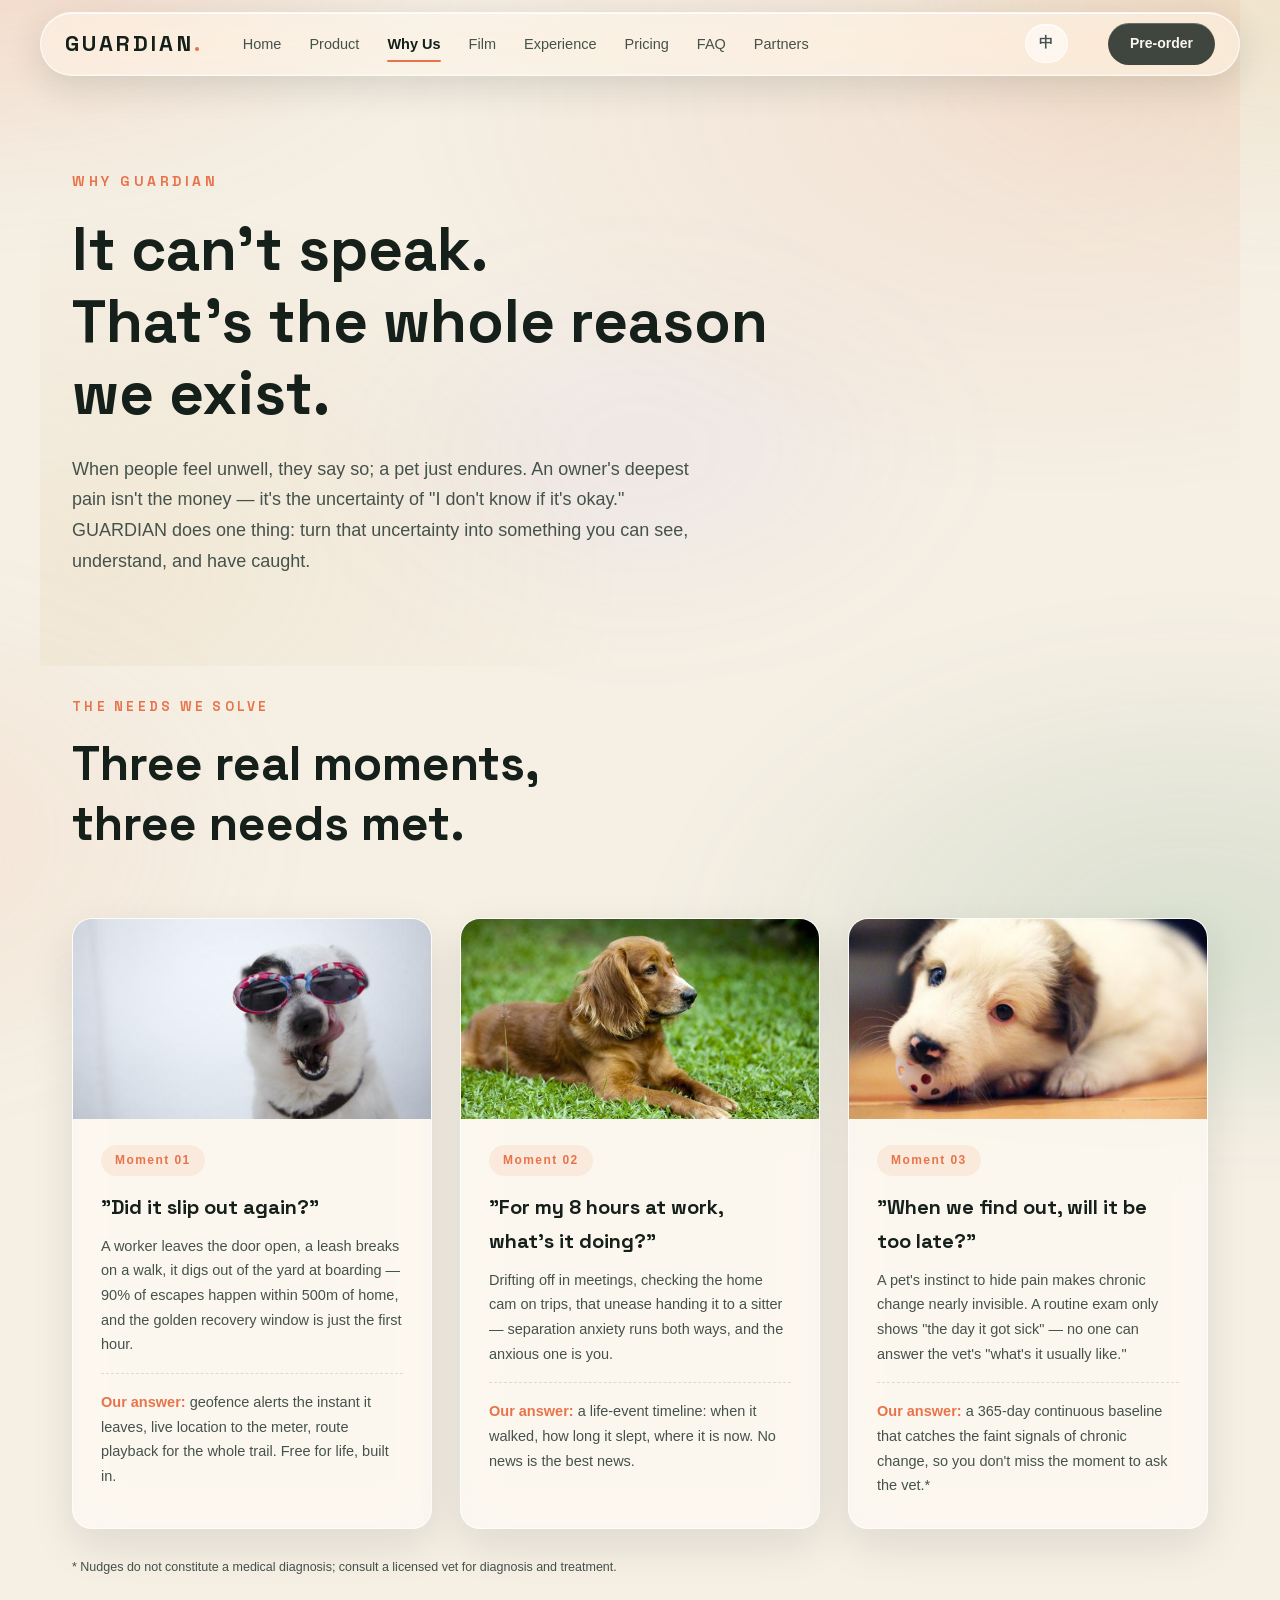
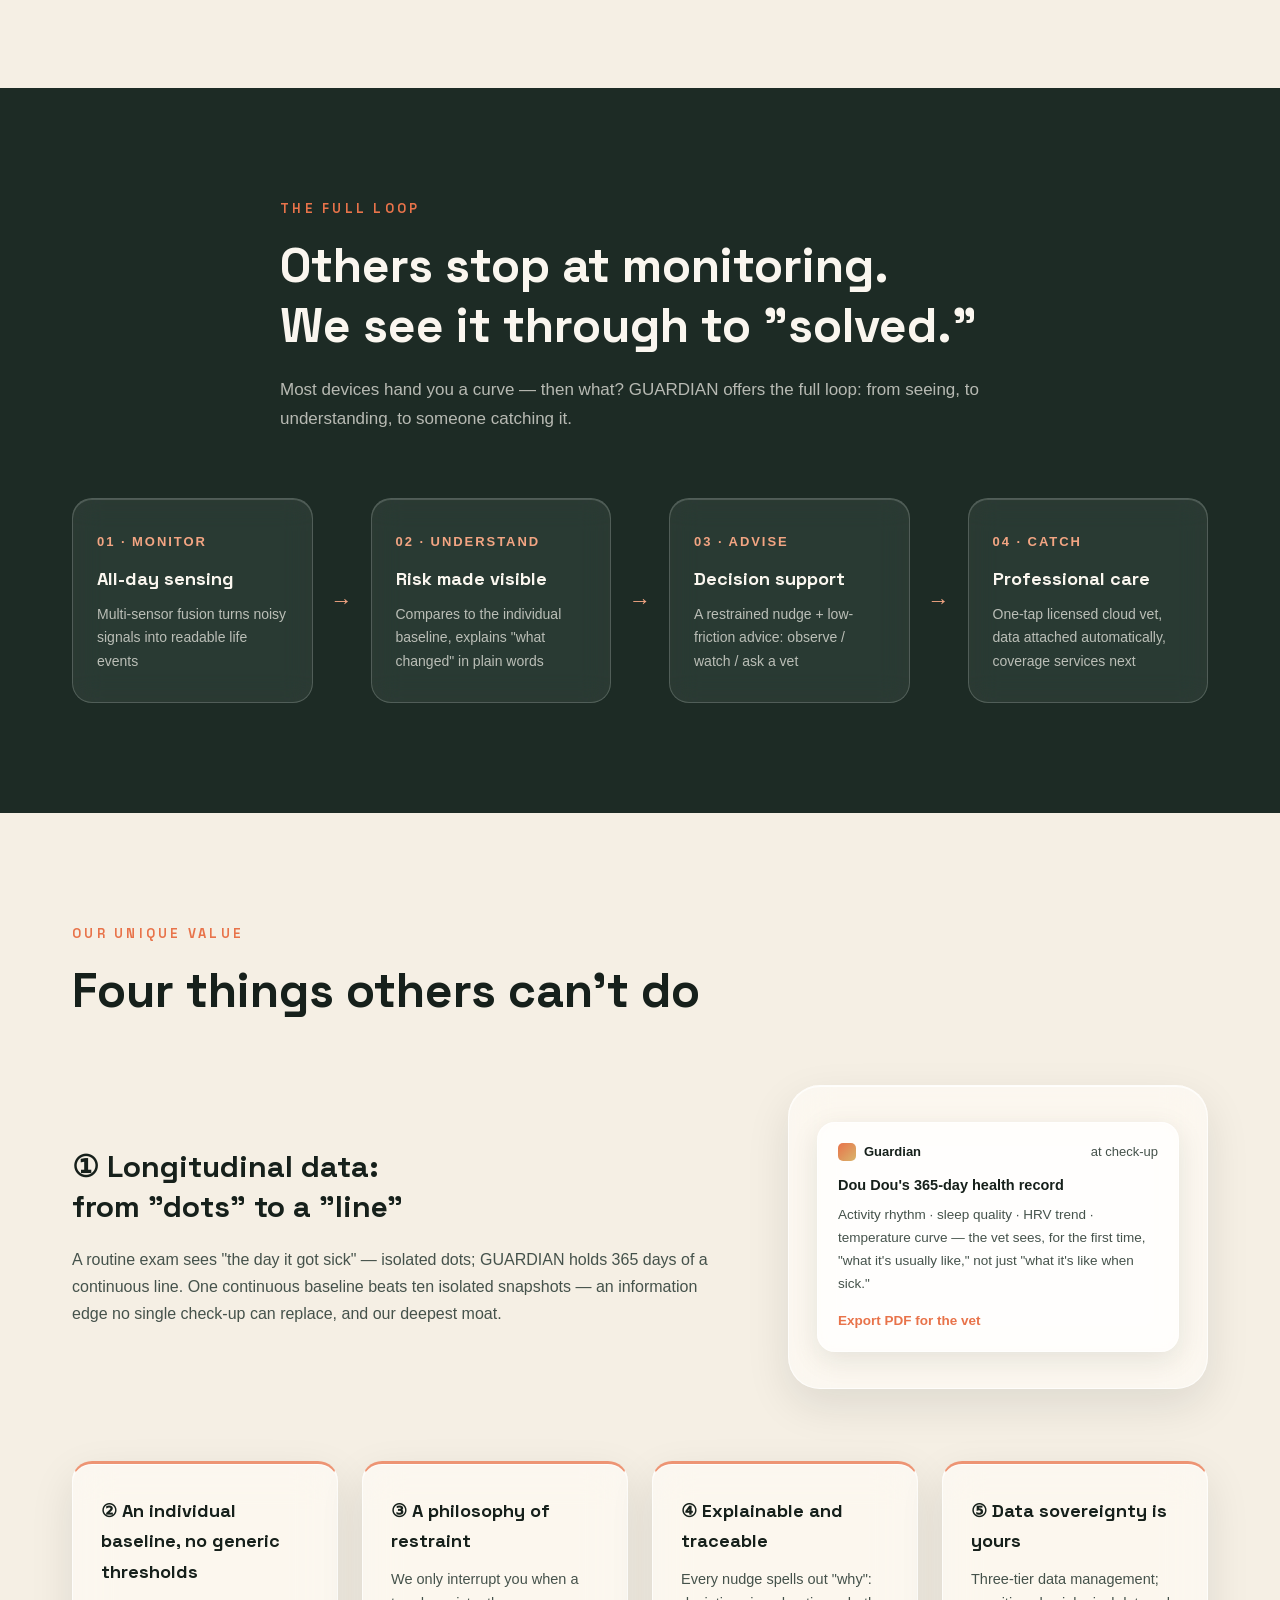
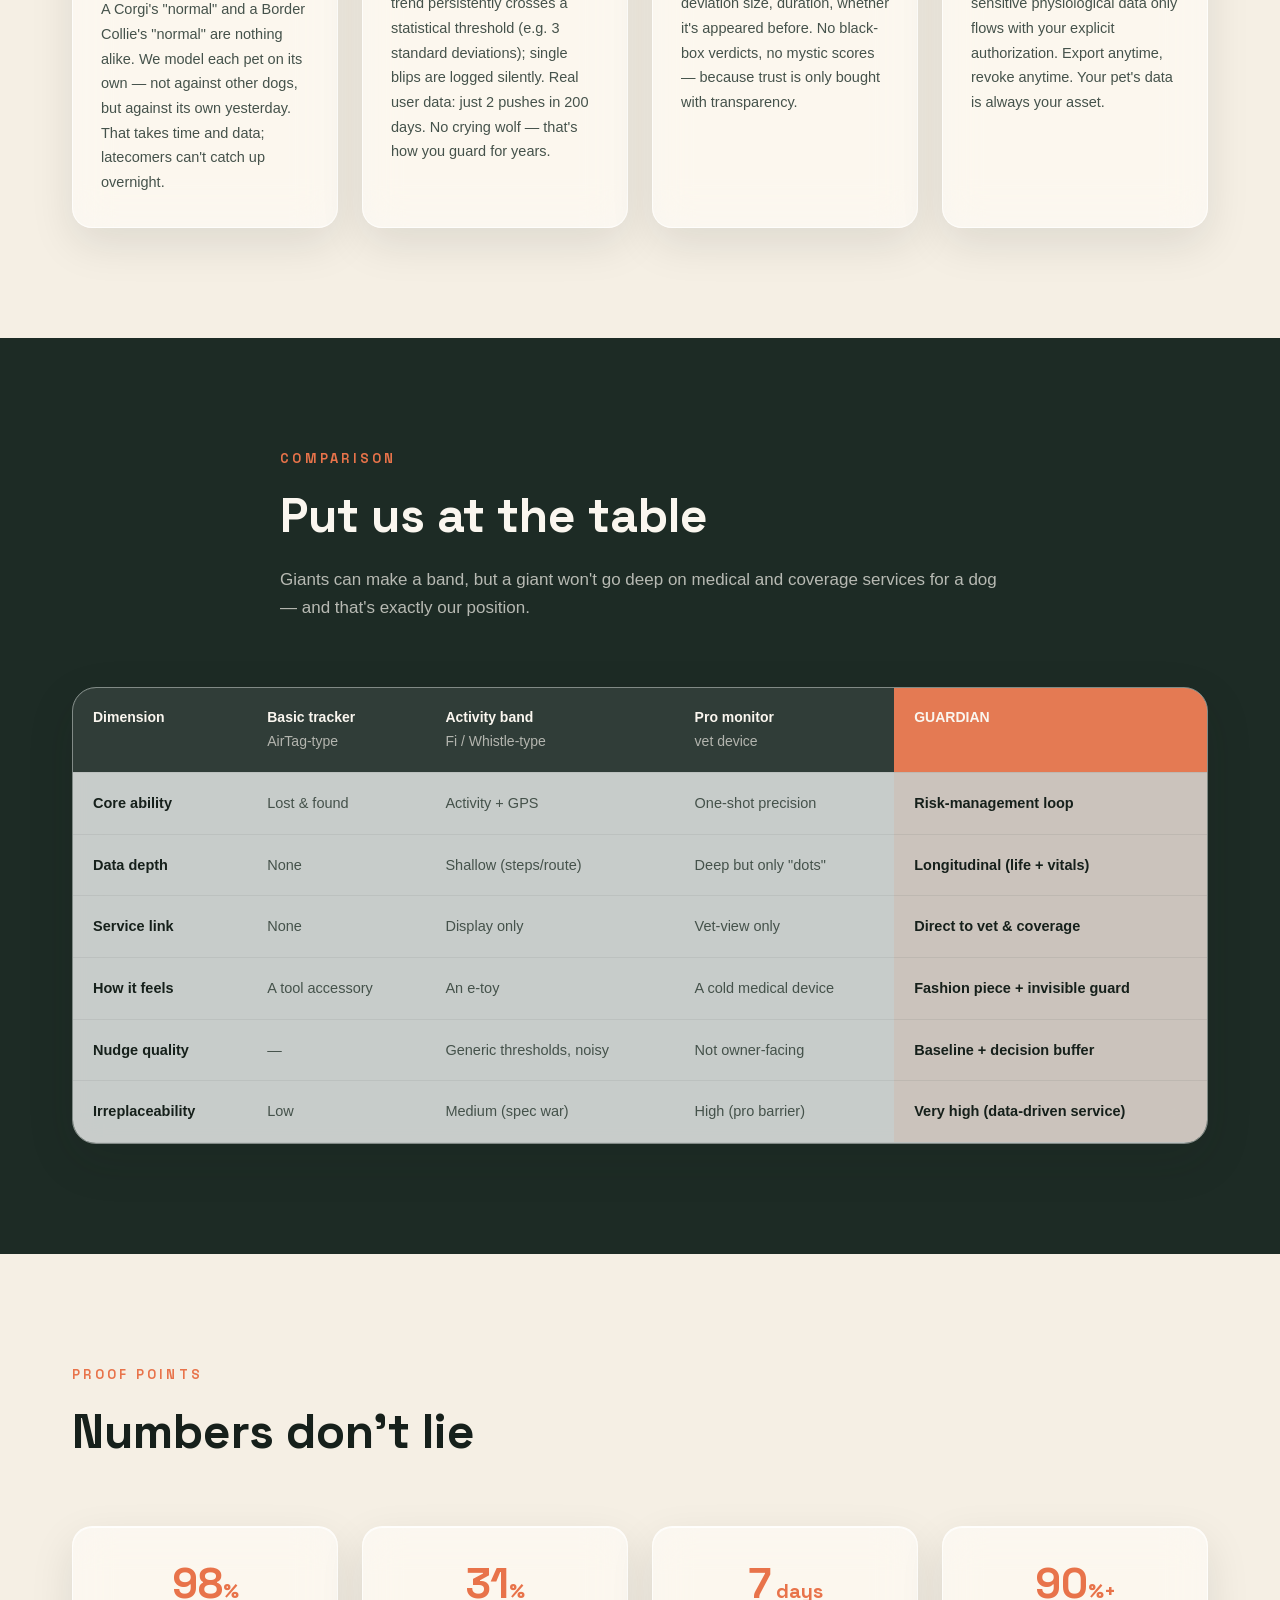
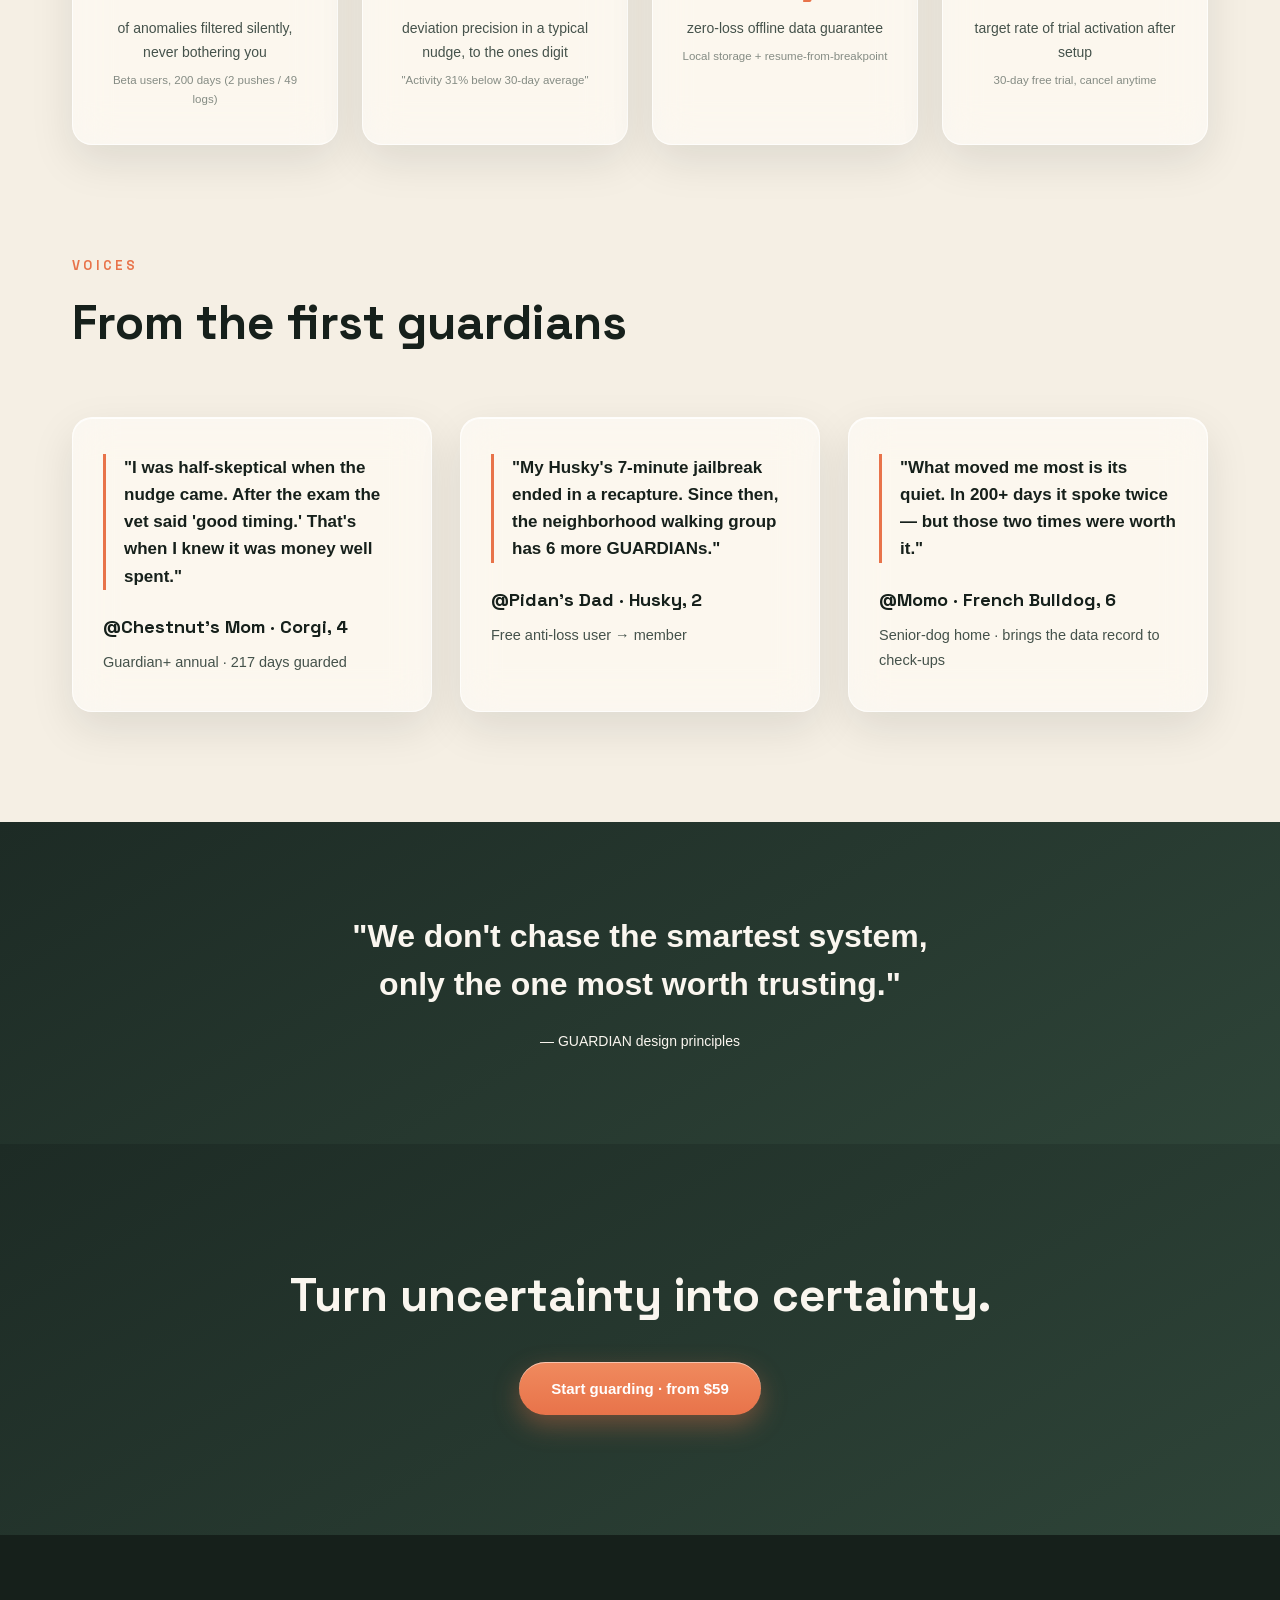
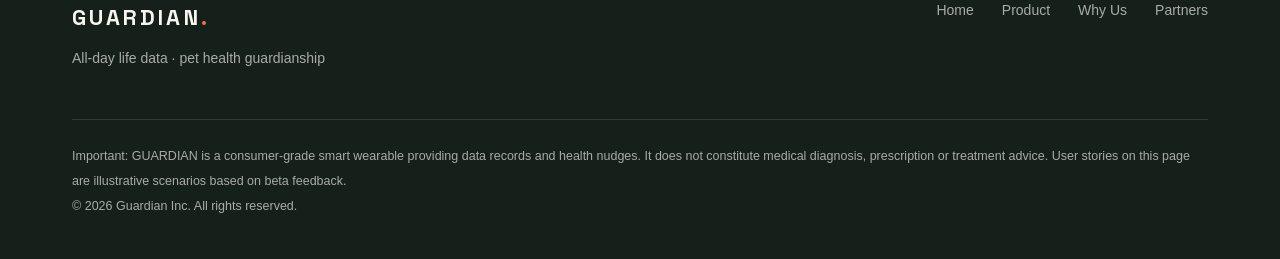
<file: website/why-en.html>
<!DOCTYPE html>
<html lang="en">
<head>
<meta charset="UTF-8">
<meta name="viewport" content="width=device-width, initial-scale=1.0">
<title>Why GUARDIAN — What we solve, and why it's us</title>
<link rel="icon" type="image/svg+xml" href="favicon.svg">
<meta name="description" content="Pets can't speak; an owner's deepest anxiety is uncertainty. GUARDIAN turns it into certainty with all-day continuous data, an individual baseline and explainable nudges — a full loop from monitoring to professional care.">
<link rel="preload" as="font" type="font/woff2" crossorigin href="fonts/SpaceGrotesk-var.woff2">
<link rel="stylesheet" href="style.css">
<link rel="preload" as="image" href="img/dog-23.jpg">
<link rel="preload" as="image" href="img/dog-63.jpg">
<link rel="preload" as="image" href="img/dog-178.jpg">
</head>
<body>

<header class="nav" id="nav">
  <div class="nav-inner">
    <a href="index-en.html" class="logo">GUARDIAN<span class="logo-dot">.</span></a>
    <nav class="nav-links">
      <a href="index-en.html">Home</a>
      <a href="product-en.html">Product</a>
      <a href="why-en.html" class="active">Why Us</a>
      <a href="index-en.html#film">Film</a>
      <a href="index-en.html#showcase">Experience</a>
      <a href="index-en.html#pricing">Pricing</a>
      <a href="index-en.html#faq">FAQ</a>
      <a href="investors-en.html">Partners</a>
    </nav>
    <a href="why.html" class="lang-switch">中</a>
    <a href="index-en.html#pricing" class="btn btn-small">Pre-order</a>
    <button class="nav-toggle" id="navToggle" aria-label="Menu">☰</button>
  </div>
</header>

<!-- ===== Hero ===== -->
<section class="page-hero">
  <div class="hero-bg"></div>
  <p class="hero-eyebrow reveal">WHY GUARDIAN</p>
  <h1 class="reveal delay-1">It can't speak.<br>That's the whole reason we exist.</h1>
  <p class="hero-sub reveal delay-2">When people feel unwell, they say so; a pet just endures. An owner's deepest pain isn't the money — it's the uncertainty of "I don't know if it's okay." GUARDIAN does one thing: turn that uncertainty into something you can see, understand, and have caught.</p>
</section>

<!-- ===== Needs ===== -->
<section class="section" style="padding-top:30px">
  <div class="section-head reveal">
    <p class="eyebrow">THE NEEDS WE SOLVE</p>
    <h2>Three real moments,<br>three needs met.</h2>
  </div>
  <div class="need-grid">
    <div class="need-card reveal">
      <img src="img/dog-23.jpg" alt="Dog at the door" loading="eager" fetchpriority="high" onerror="this.style.display='none'">
      <div class="need-body">
        <span class="need-tag">Moment 01</span>
        <h3>"Did it slip out again?"</h3>
        <p>A worker leaves the door open, a leash breaks on a walk, it digs out of the yard at boarding — 90% of escapes happen within 500m of home, and the golden recovery window is just the first hour.</p>
        <p class="need-answer"><strong>Our answer:</strong> geofence alerts the instant it leaves, live location to the meter, route playback for the whole trail. Free for life, built in.</p>
      </div>
    </div>
    <div class="need-card reveal delay-1">
      <img src="img/dog-63.jpg" alt="Dog home alone" loading="eager" fetchpriority="high" onerror="this.style.display='none'">
      <div class="need-body">
        <span class="need-tag">Moment 02</span>
        <h3>"For my 8 hours at work, what's it doing?"</h3>
        <p>Drifting off in meetings, checking the home cam on trips, that unease handing it to a sitter — separation anxiety runs both ways, and the anxious one is you.</p>
        <p class="need-answer"><strong>Our answer:</strong> a life-event timeline: when it walked, how long it slept, where it is now. No news is the best news.</p>
      </div>
    </div>
    <div class="need-card reveal delay-2">
      <img src="img/dog-178.jpg" alt="Sleeping senior dog" loading="eager" fetchpriority="high" onerror="this.style.display='none'">
      <div class="need-body">
        <span class="need-tag">Moment 03</span>
        <h3>"When we find out, will it be too late?"</h3>
        <p>A pet's instinct to hide pain makes chronic change nearly invisible. A routine exam only shows "the day it got sick" — no one can answer the vet's "what's it usually like."</p>
        <p class="need-answer"><strong>Our answer:</strong> a 365-day continuous baseline that catches the faint signals of chronic change, so you don't miss the moment to ask the vet.*</p>
      </div>
    </div>
  </div>
  <p style="margin-top:28px;font-size:12.5px;color:var(--ink-soft)">* Nudges do not constitute a medical diagnosis; consult a licensed vet for diagnosis and treatment.</p>
</section>

<!-- ===== The loop ===== -->
<section class="section section-dark">
  <div class="section-head reveal">
    <p class="eyebrow">THE FULL LOOP</p>
    <h2>Others stop at monitoring.<br>We see it through to "solved."</h2>
    <p class="section-sub">Most devices hand you a curve — then what? GUARDIAN offers the full loop: from seeing, to understanding, to someone catching it.</p>
  </div>
  <div class="steps">
    <div class="step reveal"><span class="step-num">01 · MONITOR</span><h3>All-day sensing</h3><p>Multi-sensor fusion turns noisy signals into readable life events</p></div>
    <div class="step-arrow reveal">→</div>
    <div class="step reveal delay-1"><span class="step-num">02 · UNDERSTAND</span><h3>Risk made visible</h3><p>Compares to the individual baseline, explains "what changed" in plain words</p></div>
    <div class="step-arrow reveal delay-1">→</div>
    <div class="step reveal delay-2"><span class="step-num">03 · ADVISE</span><h3>Decision support</h3><p>A restrained nudge + low-friction advice: observe / watch / ask a vet</p></div>
    <div class="step-arrow reveal delay-2">→</div>
    <div class="step reveal delay-3"><span class="step-num">04 · CATCH</span><h3>Professional care</h3><p>One-tap licensed cloud vet, data attached automatically, coverage services next</p></div>
  </div>
</section>

<!-- ===== Unique value ===== -->
<section class="section">
  <div class="section-head reveal">
    <p class="eyebrow">OUR UNIQUE VALUE</p>
    <h2>Four things others can't do</h2>
  </div>
  <div class="alert-demo">
    <div class="alert-demo-text reveal">
      <h3>① Longitudinal data:<br>from "dots" to a "line"</h3>
      <p>A routine exam sees "the day it got sick" — isolated dots; GUARDIAN holds 365 days of a continuous line. One continuous baseline beats ten isolated snapshots — an information edge no single check-up can replace, and our deepest moat.</p>
    </div>
    <div class="phone-mock reveal delay-1">
      <div class="mock-notif">
        <div class="mock-notif-head"><span class="mock-app-icon"></span><strong>Guardian</strong><span class="mock-time">at check-up</span></div>
        <p><strong>Dou Dou's 365-day health record</strong></p>
        <p class="mock-body">Activity rhythm · sleep quality · HRV trend · temperature curve — the vet sees, for the first time, "what it's usually like," not just "what it's like when sick."</p>
        <div class="mock-actions"><span>Export PDF for the vet</span></div>
      </div>
    </div>
  </div>

  <div class="plus-grid" style="margin-top:72px;margin-bottom:0">
    <div class="plus-card reveal">
      <h3>② An individual baseline, no generic thresholds</h3>
      <p>A Corgi's "normal" and a Border Collie's "normal" are nothing alike. We model each pet on its own — not against other dogs, but against its own yesterday. That takes time and data; latecomers can't catch up overnight.</p>
    </div>
    <div class="plus-card reveal delay-1">
      <h3>③ A philosophy of restraint</h3>
      <p>We only interrupt you when a trend persistently crosses a statistical threshold (e.g. 3 standard deviations); single blips are logged silently. Real user data: just 2 pushes in 200 days. No crying wolf — that's how you guard for years.</p>
    </div>
    <div class="plus-card reveal delay-2">
      <h3>④ Explainable and traceable</h3>
      <p>Every nudge spells out "why": deviation size, duration, whether it's appeared before. No black-box verdicts, no mystic scores — because trust is only bought with transparency.</p>
    </div>
    <div class="plus-card reveal delay-3">
      <h3>⑤ Data sovereignty is yours</h3>
      <p>Three-tier data management; sensitive physiological data only flows with your explicit authorization. Export anytime, revoke anytime. Your pet's data is always your asset.</p>
    </div>
  </div>
</section>

<!-- ===== Comparison ===== -->
<section class="section section-dark">
  <div class="section-head reveal">
    <p class="eyebrow">COMPARISON</p>
    <h2>Put us at the table</h2>
    <p class="section-sub">Giants can make a band, but a giant won't go deep on medical and coverage services for a dog — and that's exactly our position.</p>
  </div>
  <div class="compare-wrap reveal">
    <table class="compare">
      <thead>
        <tr><th>Dimension</th><th>Basic tracker<br><span class="dim">AirTag-type</span></th><th>Activity band<br><span class="dim">Fi / Whistle-type</span></th><th>Pro monitor<br><span class="dim">vet device</span></th><th class="hl">GUARDIAN</th></tr>
      </thead>
      <tbody>
        <tr><td>Core ability</td><td class="dim">Lost & found</td><td class="dim">Activity + GPS</td><td class="dim">One-shot precision</td><td class="hl">Risk-management loop</td></tr>
        <tr><td>Data depth</td><td class="dim">None</td><td class="dim">Shallow (steps/route)</td><td class="dim">Deep but only "dots"</td><td class="hl">Longitudinal (life + vitals)</td></tr>
        <tr><td>Service link</td><td class="dim">None</td><td class="dim">Display only</td><td class="dim">Vet-view only</td><td class="hl">Direct to vet & coverage</td></tr>
        <tr><td>How it feels</td><td class="dim">A tool accessory</td><td class="dim">An e-toy</td><td class="dim">A cold medical device</td><td class="hl">Fashion piece + invisible guard</td></tr>
        <tr><td>Nudge quality</td><td class="dim">—</td><td class="dim">Generic thresholds, noisy</td><td class="dim">Not owner-facing</td><td class="hl">Baseline + decision buffer</td></tr>
        <tr><td>Irreplaceability</td><td class="dim">Low</td><td class="dim">Medium (spec war)</td><td class="dim">High (pro barrier)</td><td class="hl">Very high (data-driven service)</td></tr>
      </tbody>
    </table>
  </div>
</section>

<!-- ===== Proof ===== -->
<section class="section">
  <div class="section-head reveal">
    <p class="eyebrow">PROOF POINTS</p>
    <h2>Numbers don't lie</h2>
  </div>
  <div class="stat-grid">
    <div class="stat-card reveal"><div class="stat-num" data-count="98" data-suffix="%">0</div><p class="stat-label">of anomalies filtered silently, never bothering you</p><p class="stat-src">Beta users, 200 days (2 pushes / 49 logs)</p></div>
    <div class="stat-card reveal delay-1"><div class="stat-num" data-count="31" data-suffix="%">0</div><p class="stat-label">deviation precision in a typical nudge, to the ones digit</p><p class="stat-src">"Activity 31% below 30-day average"</p></div>
    <div class="stat-card reveal delay-2"><div class="stat-num" data-count="7" data-suffix=" days">0</div><p class="stat-label">zero-loss offline data guarantee</p><p class="stat-src">Local storage + resume-from-breakpoint</p></div>
    <div class="stat-card reveal delay-3"><div class="stat-num" data-count="90" data-suffix="%+">0</div><p class="stat-label">target rate of trial activation after setup</p><p class="stat-src">30-day free trial, cancel anytime</p></div>
  </div>
</section>

<!-- ===== Voices ===== -->
<section class="section" style="padding-top:0">
  <div class="section-head reveal">
    <p class="eyebrow">VOICES</p>
    <h2>From the first guardians</h2>
  </div>
  <div class="persona-grid">
    <div class="persona-card reveal">
      <p class="persona-quote">"I was half-skeptical when the nudge came. After the exam the vet said 'good timing.' That's when I knew it was money well spent."</p>
      <h3>@Chestnut's Mom · Corgi, 4</h3>
      <p>Guardian+ annual · 217 days guarded</p>
    </div>
    <div class="persona-card reveal delay-1">
      <p class="persona-quote">"My Husky's 7-minute jailbreak ended in a recapture. Since then, the neighborhood walking group has 6 more GUARDIANs."</p>
      <h3>@Pidan's Dad · Husky, 2</h3>
      <p>Free anti-loss user → member</p>
    </div>
    <div class="persona-card reveal delay-2">
      <p class="persona-quote">"What moved me most is its quiet. In 200+ days it spoke twice — but those two times were worth it."</p>
      <h3>@Momo · French Bulldog, 6</h3>
      <p>Senior-dog home · brings the data record to check-ups</p>
    </div>
  </div>
</section>

<!-- ===== Quote ===== -->
<section class="quote-band">
  <blockquote class="reveal">"We don't chase the smartest system,<br>only the one most worth trusting."</blockquote>
  <cite class="reveal delay-1">— GUARDIAN design principles</cite>
</section>

<section class="cta-final">
  <div class="reveal">
    <h2>Turn uncertainty into certainty.</h2>
    <a href="index-en.html#pricing" class="btn btn-primary">Start guarding · from $59</a>
  </div>
</section>

<footer class="footer">
  <div class="footer-inner">
    <div class="footer-brand">
      <p class="logo">GUARDIAN<span class="logo-dot">.</span></p>
      <p>All-day life data · pet health guardianship</p>
    </div>
    <div class="footer-links">
      <a href="index-en.html">Home</a>
      <a href="product-en.html">Product</a>
      <a href="why-en.html">Why Us</a>
      <a href="investors-en.html">Partners</a>
    </div>
  </div>
  <p class="footer-disclaimer">Important: GUARDIAN is a consumer-grade smart wearable providing data records and health nudges. It does not constitute medical diagnosis, prescription or treatment advice. User stories on this page are illustrative scenarios based on beta feedback.<br>© 2026 Guardian Inc. All rights reserved.</p>
</footer>

<script src="script.js"></script>
</body>
</html>
</file>
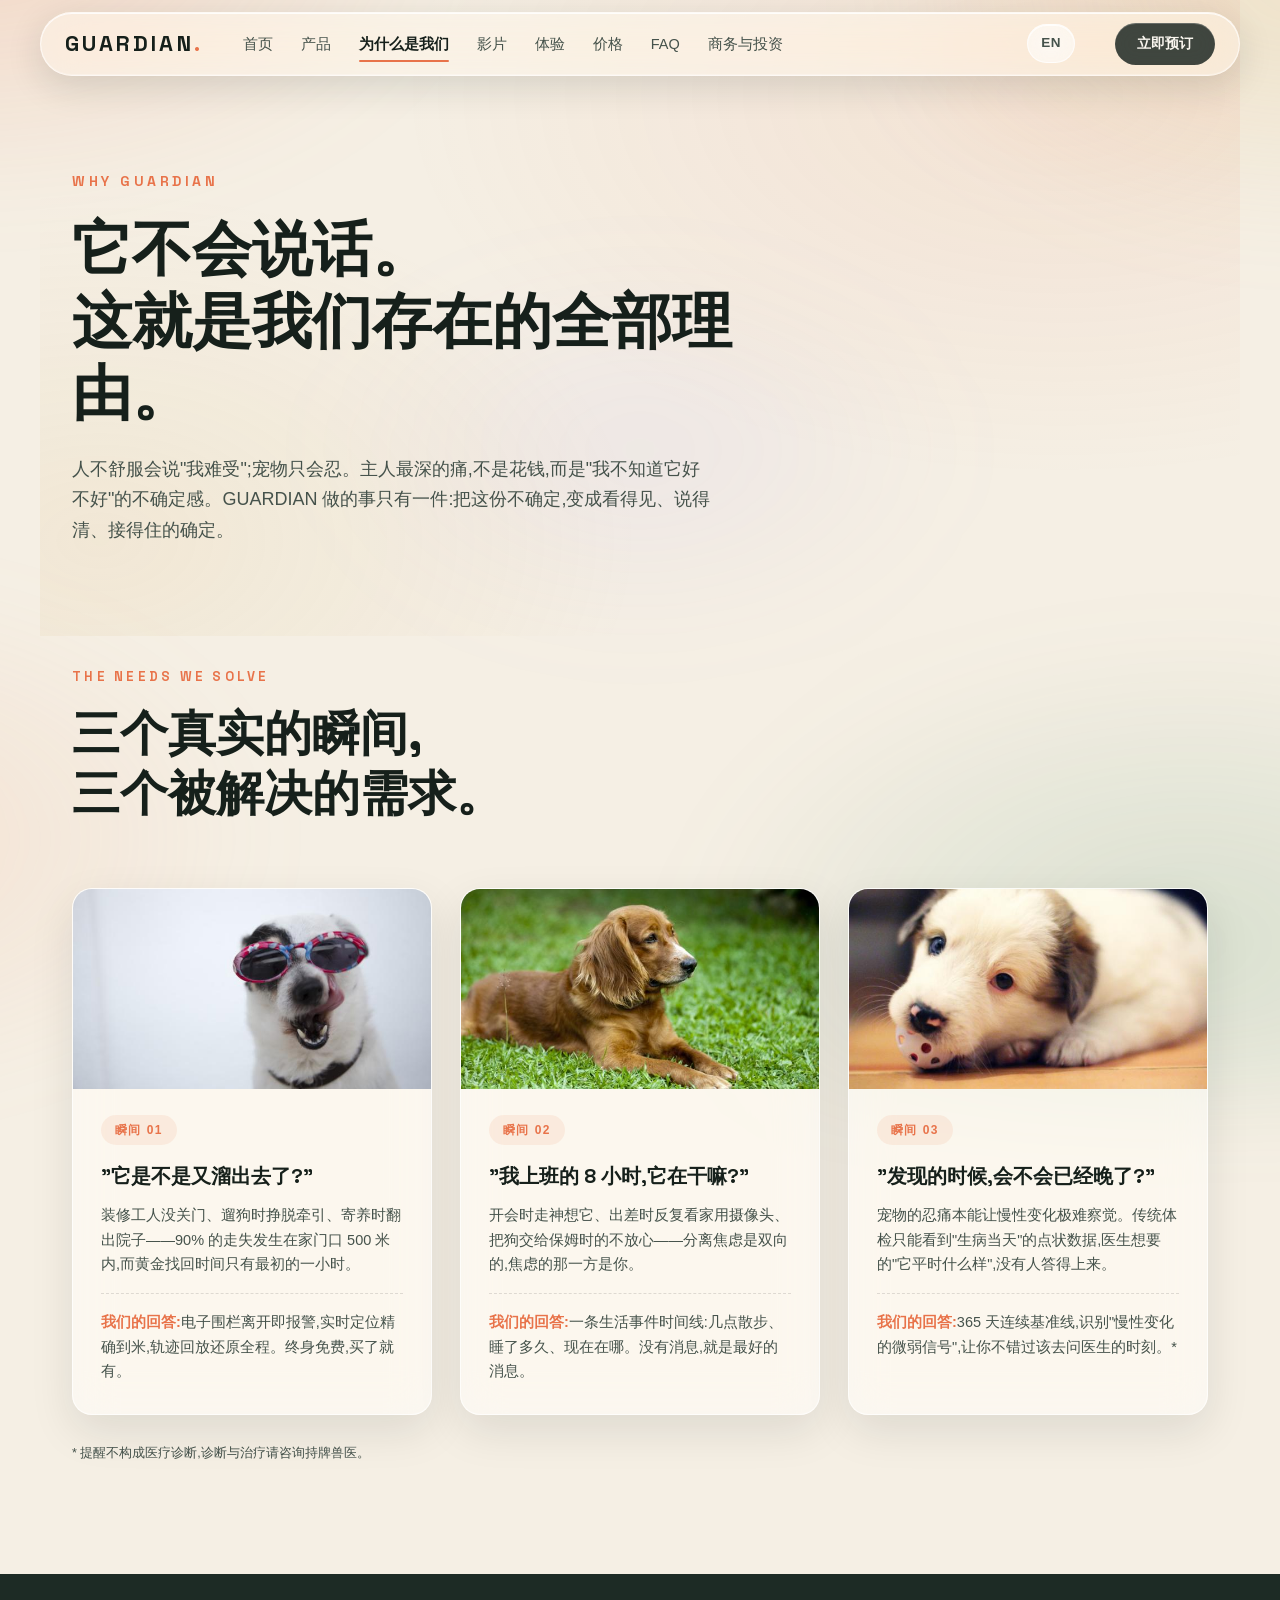
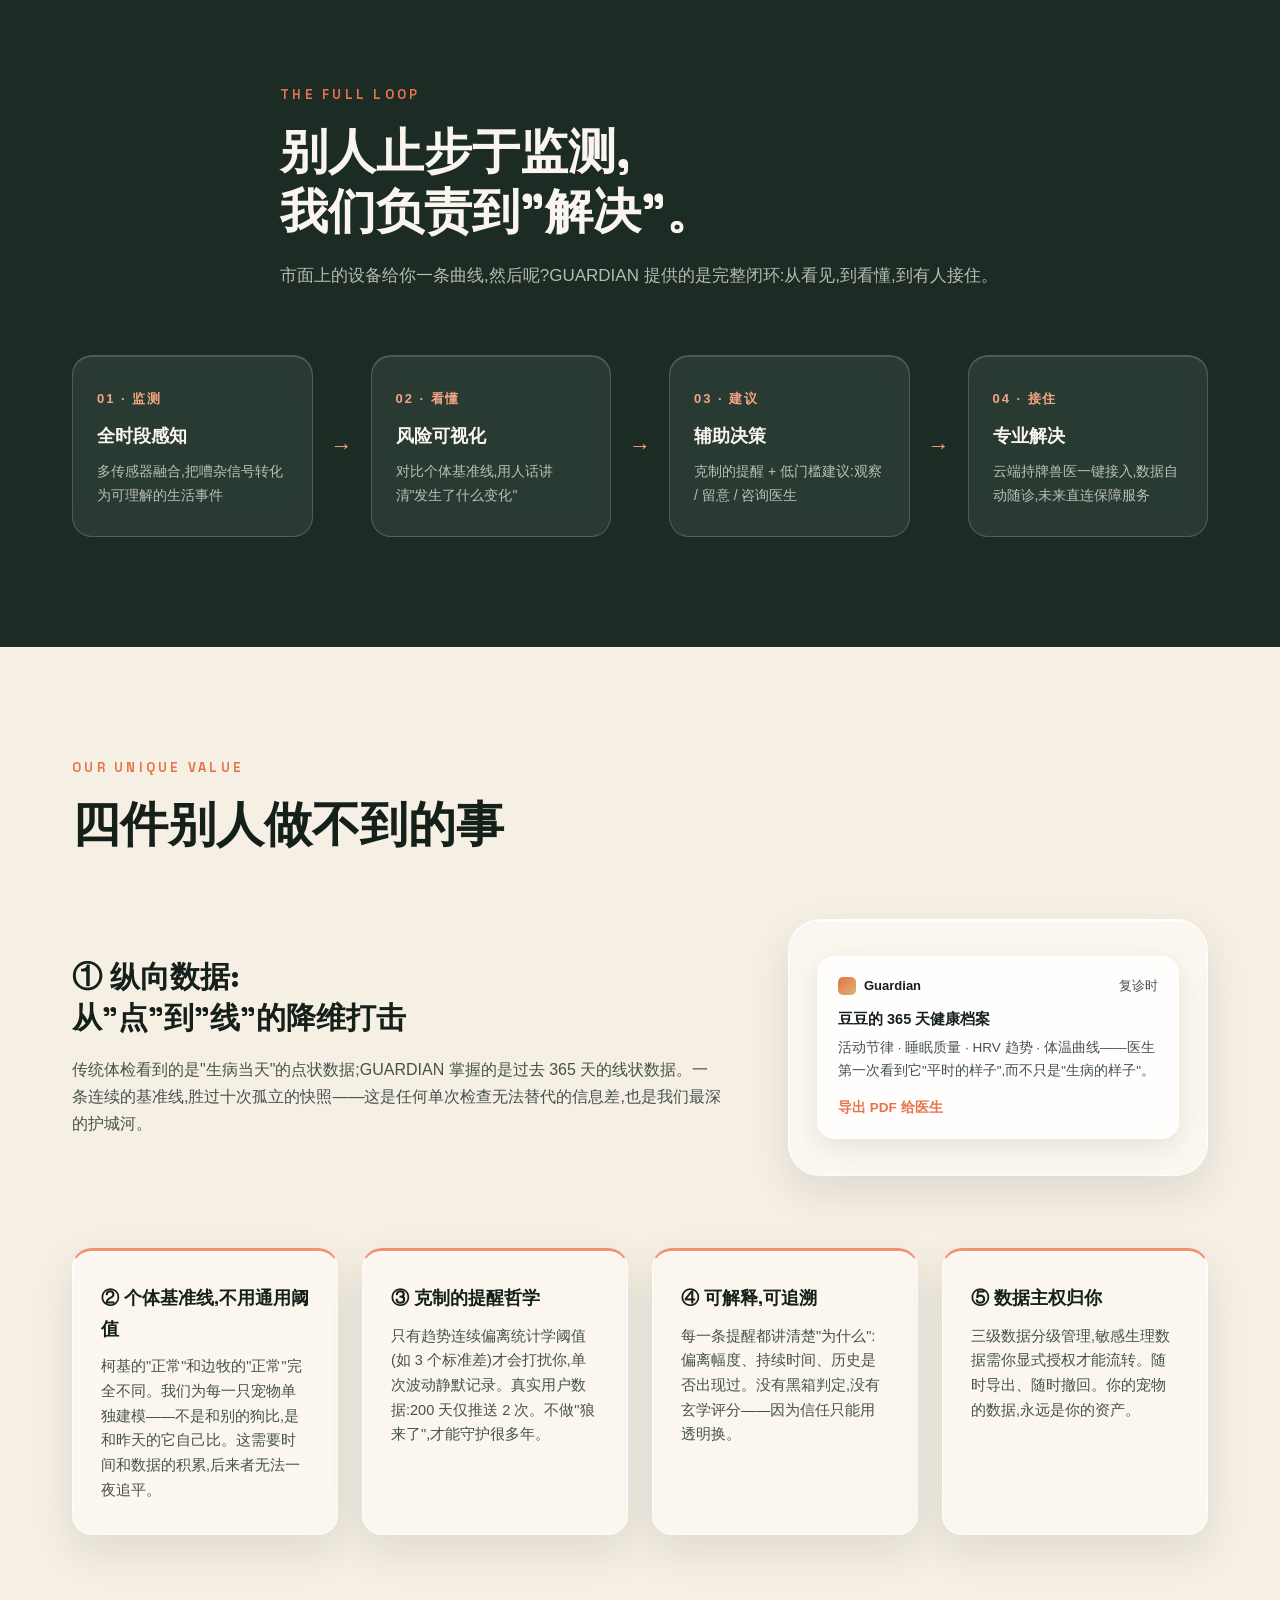
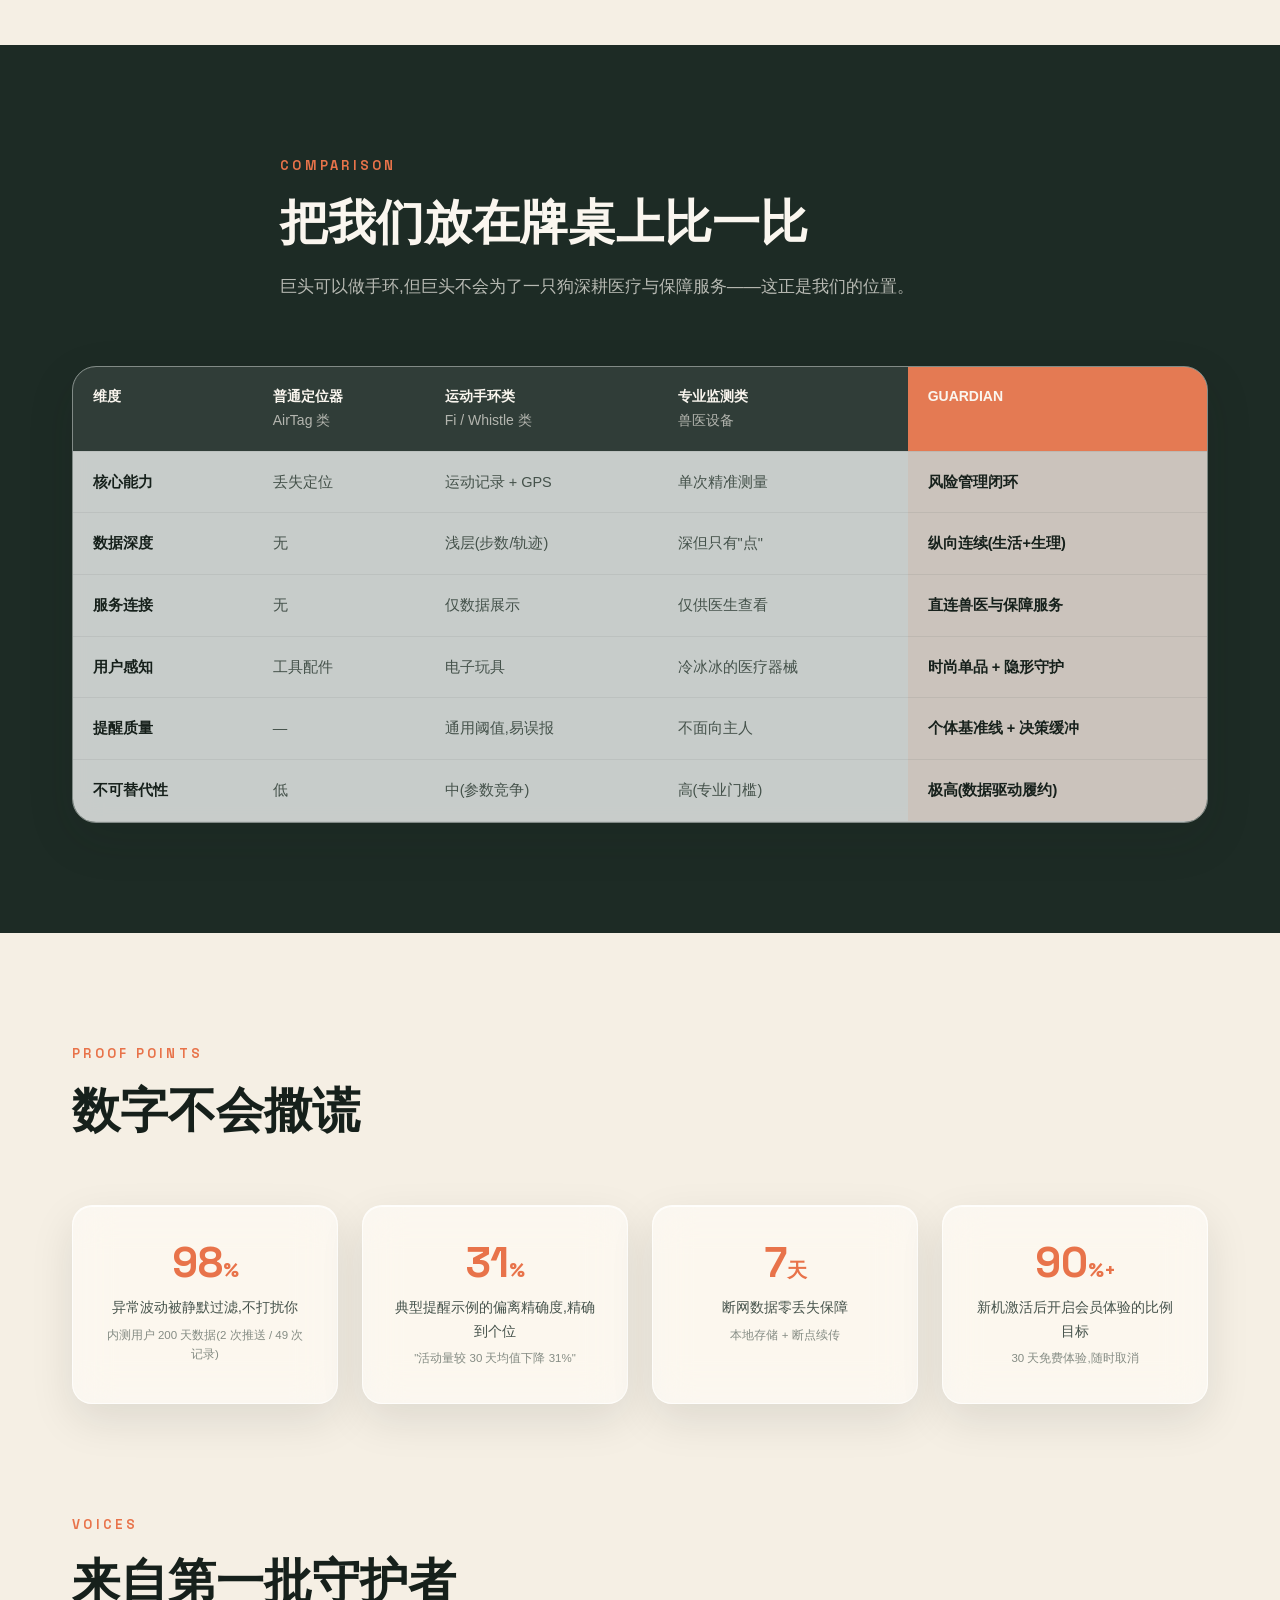
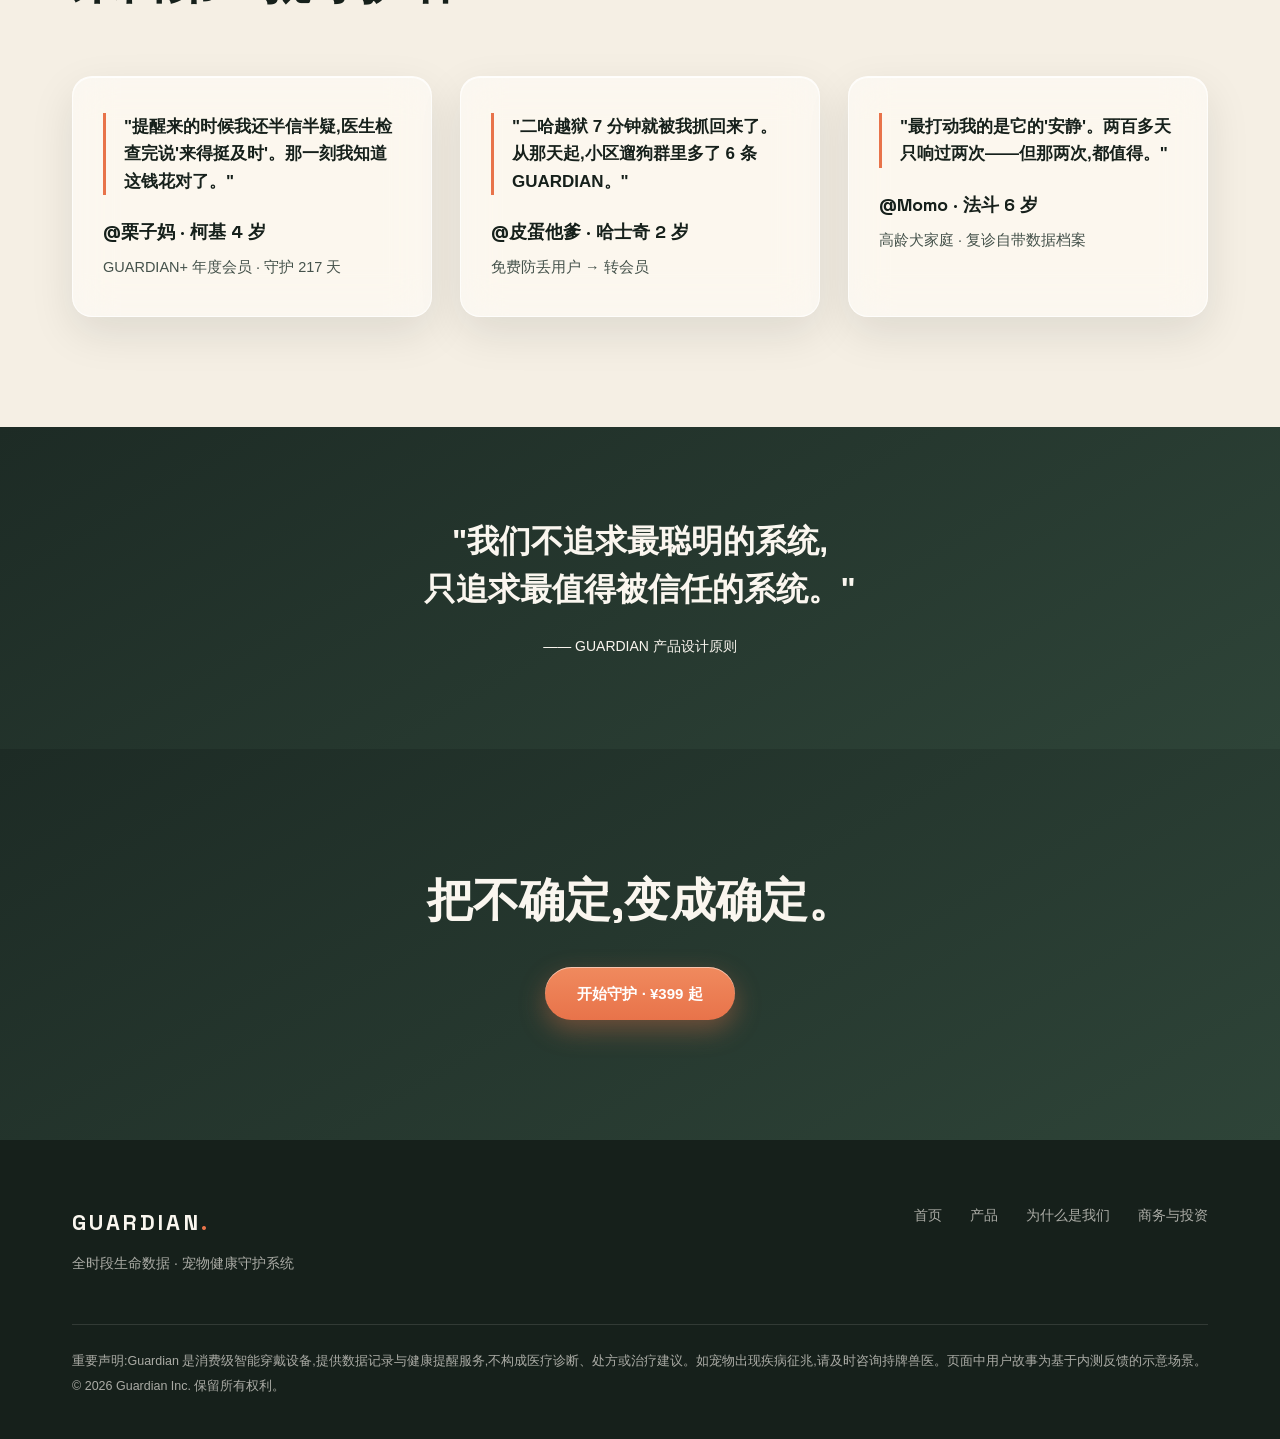
<file: website/why.html>
<!DOCTYPE html>
<html lang="zh-CN">
<head>
<meta charset="UTF-8">
<meta name="viewport" content="width=device-width, initial-scale=1.0">
<title>为什么选择 GUARDIAN — 我们解决什么,凭什么是我们</title>
<link rel="icon" type="image/svg+xml" href="favicon.svg">
<meta name="description" content="宠物不会说话,主人最深的焦虑是不确定。GUARDIAN 用全时段连续数据、个体基准线与可解释提醒,提供从监测到专业服务的完整守护闭环。">
<link rel="preload" as="font" type="font/woff2" crossorigin href="fonts/SpaceGrotesk-var.woff2">
<link rel="stylesheet" href="style.css">
<link rel="preload" as="image" href="img/dog-23.jpg">
<link rel="preload" as="image" href="img/dog-63.jpg">
<link rel="preload" as="image" href="img/dog-178.jpg">
</head>
<body>

<header class="nav" id="nav">
  <div class="nav-inner">
    <a href="index.html" class="logo">GUARDIAN<span class="logo-dot">.</span></a>
    <nav class="nav-links">
      <a href="index.html">首页</a>
      <a href="product.html">产品</a>
      <a href="why.html" class="active">为什么是我们</a>
      <a href="index.html#film">影片</a>
      <a href="index.html#showcase">体验</a>
      <a href="index.html#pricing">价格</a>
      <a href="index.html#faq">FAQ</a>
      <a href="investors.html">商务与投资</a>
    </nav>
    <a href="why-en.html" class="lang-switch">EN</a>
    <a href="index.html#pricing" class="btn btn-small">立即预订</a>
    <button class="nav-toggle" id="navToggle" aria-label="菜单">☰</button>
  </div>
</header>

<!-- ===== Hero ===== -->
<section class="page-hero">
  <div class="hero-bg"></div>
  <p class="hero-eyebrow reveal">WHY GUARDIAN</p>
  <h1 class="reveal delay-1">它不会说话。<br>这就是我们存在的全部理由。</h1>
  <p class="hero-sub reveal delay-2">人不舒服会说"我难受";宠物只会忍。主人最深的痛,不是花钱,而是"我不知道它好不好"的不确定感。GUARDIAN 做的事只有一件:把这份不确定,变成看得见、说得清、接得住的确定。</p>
</section>

<!-- ===== 我们解决什么需求 ===== -->
<section class="section" style="padding-top:30px">
  <div class="section-head reveal">
    <p class="eyebrow">THE NEEDS WE SOLVE</p>
    <h2>三个真实的瞬间,<br>三个被解决的需求。</h2>
  </div>
  <div class="need-grid">
    <div class="need-card reveal">
      <img src="img/dog-23.jpg" alt="门口张望的狗" loading="eager" fetchpriority="high" onerror="this.style.display='none'">
      <div class="need-body">
        <span class="need-tag">瞬间 01</span>
        <h3>"它是不是又溜出去了?"</h3>
        <p>装修工人没关门、遛狗时挣脱牵引、寄养时翻出院子——90% 的走失发生在家门口 500 米内,而黄金找回时间只有最初的一小时。</p>
        <p class="need-answer"><strong>我们的回答:</strong>电子围栏离开即报警,实时定位精确到米,轨迹回放还原全程。终身免费,买了就有。</p>
      </div>
    </div>
    <div class="need-card reveal delay-1">
      <img src="img/dog-63.jpg" alt="独自在家的狗" loading="eager" fetchpriority="high" onerror="this.style.display='none'">
      <div class="need-body">
        <span class="need-tag">瞬间 02</span>
        <h3>"我上班的 8 小时,它在干嘛?"</h3>
        <p>开会时走神想它、出差时反复看家用摄像头、把狗交给保姆时的不放心——分离焦虑是双向的,焦虑的那一方是你。</p>
        <p class="need-answer"><strong>我们的回答:</strong>一条生活事件时间线:几点散步、睡了多久、现在在哪。没有消息,就是最好的消息。</p>
      </div>
    </div>
    <div class="need-card reveal delay-2">
      <img src="img/dog-178.jpg" alt="安睡的老龄犬" loading="eager" fetchpriority="high" onerror="this.style.display='none'">
      <div class="need-body">
        <span class="need-tag">瞬间 03</span>
        <h3>"发现的时候,会不会已经晚了?"</h3>
        <p>宠物的忍痛本能让慢性变化极难察觉。传统体检只能看到"生病当天"的点状数据,医生想要的"它平时什么样",没有人答得上来。</p>
        <p class="need-answer"><strong>我们的回答:</strong>365 天连续基准线,识别"慢性变化的微弱信号",让你不错过该去问医生的时刻。*</p>
      </div>
    </div>
  </div>
  <p style="margin-top:28px;font-size:12.5px;color:var(--ink-soft)">* 提醒不构成医疗诊断,诊断与治疗请咨询持牌兽医。</p>
</section>

<!-- ===== 闭环 ===== -->
<section class="section section-dark">
  <div class="section-head reveal">
    <p class="eyebrow">THE FULL LOOP</p>
    <h2>别人止步于监测,<br>我们负责到"解决"。</h2>
    <p class="section-sub">市面上的设备给你一条曲线,然后呢?GUARDIAN 提供的是完整闭环:从看见,到看懂,到有人接住。</p>
  </div>
  <div class="steps">
    <div class="step reveal"><span class="step-num">01 · 监测</span><h3>全时段感知</h3><p>多传感器融合,把嘈杂信号转化为可理解的生活事件</p></div>
    <div class="step-arrow reveal">→</div>
    <div class="step reveal delay-1"><span class="step-num">02 · 看懂</span><h3>风险可视化</h3><p>对比个体基准线,用人话讲清"发生了什么变化"</p></div>
    <div class="step-arrow reveal delay-1">→</div>
    <div class="step reveal delay-2"><span class="step-num">03 · 建议</span><h3>辅助决策</h3><p>克制的提醒 + 低门槛建议:观察 / 留意 / 咨询医生</p></div>
    <div class="step-arrow reveal delay-2">→</div>
    <div class="step reveal delay-3"><span class="step-num">04 · 接住</span><h3>专业解决</h3><p>云端持牌兽医一键接入,数据自动随诊,未来直连保障服务</p></div>
  </div>
</section>

<!-- ===== 独特价值 ===== -->
<section class="section">
  <div class="section-head reveal">
    <p class="eyebrow">OUR UNIQUE VALUE</p>
    <h2>四件别人做不到的事</h2>
  </div>
  <div class="alert-demo">
    <div class="alert-demo-text reveal">
      <h3>① 纵向数据:<br>从"点"到"线"的降维打击</h3>
      <p>传统体检看到的是"生病当天"的点状数据;GUARDIAN 掌握的是过去 365 天的线状数据。一条连续的基准线,胜过十次孤立的快照——这是任何单次检查无法替代的信息差,也是我们最深的护城河。</p>
    </div>
    <div class="phone-mock reveal delay-1">
      <div class="mock-notif">
        <div class="mock-notif-head"><span class="mock-app-icon"></span><strong>Guardian</strong><span class="mock-time">复诊时</span></div>
        <p><strong>豆豆的 365 天健康档案</strong></p>
        <p class="mock-body">活动节律 · 睡眠质量 · HRV 趋势 · 体温曲线——医生第一次看到它"平时的样子",而不只是"生病的样子"。</p>
        <div class="mock-actions"><span>导出 PDF 给医生</span></div>
      </div>
    </div>
  </div>

  <div class="plus-grid" style="margin-top:72px;margin-bottom:0">
    <div class="plus-card reveal">
      <h3>② 个体基准线,不用通用阈值</h3>
      <p>柯基的"正常"和边牧的"正常"完全不同。我们为每一只宠物单独建模——不是和别的狗比,是和昨天的它自己比。这需要时间和数据的积累,后来者无法一夜追平。</p>
    </div>
    <div class="plus-card reveal delay-1">
      <h3>③ 克制的提醒哲学</h3>
      <p>只有趋势连续偏离统计学阈值(如 3 个标准差)才会打扰你,单次波动静默记录。真实用户数据:200 天仅推送 2 次。不做"狼来了",才能守护很多年。</p>
    </div>
    <div class="plus-card reveal delay-2">
      <h3>④ 可解释,可追溯</h3>
      <p>每一条提醒都讲清楚"为什么":偏离幅度、持续时间、历史是否出现过。没有黑箱判定,没有玄学评分——因为信任只能用透明换。</p>
    </div>
    <div class="plus-card reveal delay-3">
      <h3>⑤ 数据主权归你</h3>
      <p>三级数据分级管理,敏感生理数据需你显式授权才能流转。随时导出、随时撤回。你的宠物的数据,永远是你的资产。</p>
    </div>
  </div>
</section>

<!-- ===== 竞品对比 ===== -->
<section class="section section-dark">
  <div class="section-head reveal">
    <p class="eyebrow">COMPARISON</p>
    <h2>把我们放在牌桌上比一比</h2>
    <p class="section-sub">巨头可以做手环,但巨头不会为了一只狗深耕医疗与保障服务——这正是我们的位置。</p>
  </div>
  <div class="compare-wrap reveal">
    <table class="compare">
      <thead>
        <tr><th>维度</th><th>普通定位器<br><span class="dim">AirTag 类</span></th><th>运动手环类<br><span class="dim">Fi / Whistle 类</span></th><th>专业监测类<br><span class="dim">兽医设备</span></th><th class="hl">GUARDIAN</th></tr>
      </thead>
      <tbody>
        <tr><td>核心能力</td><td class="dim">丢失定位</td><td class="dim">运动记录 + GPS</td><td class="dim">单次精准测量</td><td class="hl">风险管理闭环</td></tr>
        <tr><td>数据深度</td><td class="dim">无</td><td class="dim">浅层(步数/轨迹)</td><td class="dim">深但只有"点"</td><td class="hl">纵向连续(生活+生理)</td></tr>
        <tr><td>服务连接</td><td class="dim">无</td><td class="dim">仅数据展示</td><td class="dim">仅供医生查看</td><td class="hl">直连兽医与保障服务</td></tr>
        <tr><td>用户感知</td><td class="dim">工具配件</td><td class="dim">电子玩具</td><td class="dim">冷冰冰的医疗器械</td><td class="hl">时尚单品 + 隐形守护</td></tr>
        <tr><td>提醒质量</td><td class="dim">—</td><td class="dim">通用阈值,易误报</td><td class="dim">不面向主人</td><td class="hl">个体基准线 + 决策缓冲</td></tr>
        <tr><td>不可替代性</td><td class="dim">低</td><td class="dim">中(参数竞争)</td><td class="dim">高(专业门槛)</td><td class="hl">极高(数据驱动履约)</td></tr>
      </tbody>
    </table>
  </div>
</section>

<!-- ===== 数据背书 ===== -->
<section class="section">
  <div class="section-head reveal">
    <p class="eyebrow">PROOF POINTS</p>
    <h2>数字不会撒谎</h2>
  </div>
  <div class="stat-grid">
    <div class="stat-card reveal"><div class="stat-num" data-count="98" data-suffix="%">0</div><p class="stat-label">异常波动被静默过滤,不打扰你</p><p class="stat-src">内测用户 200 天数据(2 次推送 / 49 次记录)</p></div>
    <div class="stat-card reveal delay-1"><div class="stat-num" data-count="31" data-suffix="%">0</div><p class="stat-label">典型提醒示例的偏离精确度,精确到个位</p><p class="stat-src">"活动量较 30 天均值下降 31%"</p></div>
    <div class="stat-card reveal delay-2"><div class="stat-num" data-count="7" data-suffix="天">0</div><p class="stat-label">断网数据零丢失保障</p><p class="stat-src">本地存储 + 断点续传</p></div>
    <div class="stat-card reveal delay-3"><div class="stat-num" data-count="90" data-suffix="%+">0</div><p class="stat-label">新机激活后开启会员体验的比例目标</p><p class="stat-src">30 天免费体验,随时取消</p></div>
  </div>
</section>

<!-- ===== 用户声音 ===== -->
<section class="section" style="padding-top:0">
  <div class="section-head reveal">
    <p class="eyebrow">VOICES</p>
    <h2>来自第一批守护者</h2>
  </div>
  <div class="persona-grid">
    <div class="persona-card reveal">
      <p class="persona-quote">"提醒来的时候我还半信半疑,医生检查完说'来得挺及时'。那一刻我知道这钱花对了。"</p>
      <h3>@栗子妈 · 柯基 4 岁</h3>
      <p>GUARDIAN+ 年度会员 · 守护 217 天</p>
    </div>
    <div class="persona-card reveal delay-1">
      <p class="persona-quote">"二哈越狱 7 分钟就被我抓回来了。从那天起,小区遛狗群里多了 6 条 GUARDIAN。"</p>
      <h3>@皮蛋他爹 · 哈士奇 2 岁</h3>
      <p>免费防丢用户 → 转会员</p>
    </div>
    <div class="persona-card reveal delay-2">
      <p class="persona-quote">"最打动我的是它的'安静'。两百多天只响过两次——但那两次,都值得。"</p>
      <h3>@Momo · 法斗 6 岁</h3>
      <p>高龄犬家庭 · 复诊自带数据档案</p>
    </div>
  </div>
</section>

<!-- ===== 引用带 ===== -->
<section class="quote-band">
  <blockquote class="reveal">"我们不追求最聪明的系统,<br>只追求最值得被信任的系统。"</blockquote>
  <cite class="reveal delay-1">—— GUARDIAN 产品设计原则</cite>
</section>

<section class="cta-final">
  <div class="reveal">
    <h2>把不确定,变成确定。</h2>
    <a href="index.html#pricing" class="btn btn-primary">开始守护 · ¥399 起</a>
  </div>
</section>

<footer class="footer">
  <div class="footer-inner">
    <div class="footer-brand">
      <p class="logo">GUARDIAN<span class="logo-dot">.</span></p>
      <p>全时段生命数据 · 宠物健康守护系统</p>
    </div>
    <div class="footer-links">
      <a href="index.html">首页</a>
      <a href="product.html">产品</a>
      <a href="why.html">为什么是我们</a>
      <a href="investors.html">商务与投资</a>
    </div>
  </div>
  <p class="footer-disclaimer">重要声明:Guardian 是消费级智能穿戴设备,提供数据记录与健康提醒服务,不构成医疗诊断、处方或治疗建议。如宠物出现疾病征兆,请及时咨询持牌兽医。页面中用户故事为基于内测反馈的示意场景。<br>© 2026 Guardian Inc. 保留所有权利。</p>
</footer>

<script src="script.js"></script>
</body>
</html>
</file>
<file: app-en/app.css>
/* ============ Guardian App 原型样式 ============ */
:root {
  --ink: #16201b;
  --ink-soft: #6b7670;
  --bg: #f4f1ea;
  --card: #ffffff;
  --forest: #1d2b25;
  --accent: #e8734a;
  --ok: #3e8e63;
  --warn: #d9952e;
  --font: "PingFang SC", "Hiragino Sans GB", "Noto Sans SC", sans-serif;
}

* { margin: 0; padding: 0; box-sizing: border-box; }
body { font-family: var(--font); background: linear-gradient(160deg, #1d2b25, #2e4438); min-height: 100vh; display: flex; align-items: center; justify-content: center; padding: 40px 16px; }

.stage { display: flex; flex-direction: column; align-items: center; gap: 28px; }
.stage-note { text-align: center; color: rgba(250,246,239,.9); }
.stage-note h1 { font-size: 22px; font-weight: 800; letter-spacing: .04em; }
.stage-note p { font-size: 13px; margin-top: 8px; opacity: .65; }

/* ---- 手机框 ---- */
.phone { width: 390px; height: 800px; background: var(--bg); border-radius: 48px; box-shadow: 0 40px 100px rgba(0,0,0,.5), inset 0 0 0 10px #0c120f; position: relative; overflow: hidden; display: flex; flex-direction: column; }
.phone-notch { position: absolute; top: 14px; left: 50%; transform: translateX(-50%); width: 110px; height: 26px; background: #0c120f; border-radius: 14px; z-index: 50; }

/* ---- 屏幕 ---- */
.screen { flex: 1; overflow-y: auto; padding: 64px 20px 96px; display: none; scrollbar-width: none; }
.screen::-webkit-scrollbar { display: none; }
.screen.active { display: block; animation: fadein .3s ease; }
@keyframes fadein { from { opacity: 0; transform: translateY(8px); } to { opacity: 1; transform: none; } }

.app-header { display: flex; align-items: center; justify-content: space-between; margin-bottom: 20px; }
.greet { font-size: 13px; color: var(--ink-soft); }
.app-header h2 { font-size: 22px; font-weight: 800; color: var(--ink); }
.avatar { width: 46px; height: 46px; border-radius: 50%; background: linear-gradient(135deg, #f3d1a0, #e8b88a); display: flex; align-items: center; justify-content: center; font-size: 24px; }
.avatar.big { width: 64px; height: 64px; font-size: 34px; }
.badge-plus { font-size: 11px; font-weight: 800; letter-spacing: .12em; background: var(--forest); color: #f5e6c8; padding: 5px 12px; border-radius: 999px; }
.badge-plus.light { background: rgba(255,255,255,.18); color: #fff; }

/* ---- 守护卡 ---- */
.guard-card { background: var(--forest); border-radius: 24px; padding: 26px 22px; color: #faf6ef; margin-bottom: 16px; }
.guard-ring { position: relative; width: 150px; height: 150px; margin: 0 auto 18px; }
.guard-ring svg { width: 100%; height: 100%; transform: rotate(-90deg); }
.ring-bg { fill: none; stroke: rgba(250,246,239,.12); stroke-width: 8; }
.ring-fg { fill: none; stroke: #e8734a; stroke-width: 8; stroke-linecap: round; stroke-dasharray: 327; stroke-dashoffset: 327; animation: ring 1.4s ease forwards .3s; }
@keyframes ring { to { stroke-dashoffset: 26; } }
.guard-ring-center { position: absolute; inset: 0; display: flex; flex-direction: column; align-items: center; justify-content: center; }
.guard-status { font-size: 20px; font-weight: 800; }
.guard-sub { font-size: 12px; opacity: .65; margin-top: 4px; }
.guard-meta { display: flex; justify-content: space-between; }
.guard-meta > div { display: flex; flex-direction: column; gap: 3px; }
.meta-label { font-size: 11.5px; opacity: .55; }
.meta-val { font-size: 13.5px; font-weight: 700; }
.meta-val.ok { color: #7fd4a5; }
.map-info .meta-label, .map-info .meta-val { color: var(--ink); opacity: 1; }
.map-info .meta-label { color: var(--ink-soft); }
.map-info .meta-val.ok { color: var(--ok); }

/* ---- 数据块 ---- */
.tile-row { display: flex; gap: 12px; margin-bottom: 12px; }
.tile { flex: 1; background: var(--card); border-radius: 18px; padding: 16px; box-shadow: 0 4px 14px rgba(22,32,27,.06); }
.tile-label { font-size: 12px; color: var(--ink-soft); }
.tile-num { font-size: 24px; font-weight: 800; color: var(--ink); margin: 6px 0 2px; }
.tile-num span { font-size: 12px; font-weight: 500; color: var(--ink-soft); margin-left: 3px; }
.tile-trend { font-size: 11px; color: var(--ink-soft); }
.tile-trend.up { color: var(--ok); }
.tile-trend.ok { color: var(--ok); }
.spark { width: 100%; height: 26px; margin-top: 10px; }
.spark polyline { fill: none; stroke: #e8734a; stroke-width: 2.5; stroke-linecap: round; opacity: .8; }

/* ---- 时间线 ---- */
.timeline-card { background: var(--card); border-radius: 18px; padding: 18px; box-shadow: 0 4px 14px rgba(22,32,27,.06); }
.timeline-card h3 { font-size: 15px; color: var(--ink); margin-bottom: 12px; }
.timeline { list-style: none; }
.timeline li { display: flex; align-items: center; gap: 10px; padding: 8px 0; font-size: 13px; color: var(--ink); border-bottom: 1px dashed rgba(0,0,0,.06); }
.timeline li:last-child { border: none; }
.tl-time { color: var(--ink-soft); font-size: 12px; width: 38px; flex-shrink: 0; }
.tl-dot { width: 7px; height: 7px; border-radius: 50%; background: var(--accent); flex-shrink: 0; }

/* ---- 健康页 ---- */
.seg-control { display: flex; background: rgba(0,0,0,.05); border-radius: 12px; padding: 4px; margin-bottom: 16px; }
.seg { flex: 1; border: none; background: none; padding: 8px; font-size: 12.5px; border-radius: 9px; cursor: pointer; color: var(--ink-soft); font-family: var(--font); }
.seg.active { background: #fff; color: var(--ink); font-weight: 700; box-shadow: 0 2px 8px rgba(0,0,0,.08); }
.chart-card { background: var(--card); border-radius: 18px; padding: 18px; margin-bottom: 14px; box-shadow: 0 4px 14px rgba(22,32,27,.06); }
.chart-head { display: flex; justify-content: space-between; align-items: center; margin-bottom: 12px; }
.chart-head h3 { font-size: 15px; color: var(--ink); }
.chart-status { font-size: 11.5px; font-weight: 700; padding: 4px 10px; border-radius: 999px; }
.chart-status.ok { color: var(--ok); background: rgba(62,142,99,.1); }
.chart-status.warn { color: var(--warn); background: rgba(217,149,46,.12); }
.chart { width: 100%; height: 90px; }
.band { fill: rgba(22,32,27,.07); }
.line { fill: none; stroke: var(--ok); stroke-width: 2.5; stroke-linecap: round; }
.line.warn { stroke: var(--warn); }
.chart-note { font-size: 11.5px; color: var(--ink-soft); margin-top: 10px; line-height: 1.6; }
.report-cta { background: linear-gradient(135deg, #2e4438, var(--forest)); border-radius: 18px; padding: 18px; display: flex; align-items: center; justify-content: space-between; color: #faf6ef; }
.report-cta h3 { font-size: 14.5px; }
.report-cta p { font-size: 11.5px; opacity: .65; margin-top: 4px; }

/* ---- 按钮 ---- */
.btn-mini { border: none; background: var(--accent); color: #fff; font-size: 12.5px; font-weight: 700; padding: 9px 18px; border-radius: 999px; cursor: pointer; font-family: var(--font); }
.btn-mini.ghost { background: none; border: 1.5px solid rgba(0,0,0,.18); color: var(--ink); }
.btn-wide { width: 100%; margin-top: 10px; background: rgba(232,115,74,.1); color: var(--accent); }

/* ---- 位置页 ---- */
.map-card { background: var(--card); border-radius: 18px; overflow: hidden; box-shadow: 0 4px 14px rgba(22,32,27,.06); margin-bottom: 14px; }
.map-canvas { height: 230px; background: linear-gradient(160deg, #dfe8df, #cfdccf); position: relative; overflow: hidden; }
.map-grid { position: absolute; inset: 0; background-image: linear-gradient(rgba(255,255,255,.5) 1px, transparent 1px), linear-gradient(90deg, rgba(255,255,255,.5) 1px, transparent 1px); background-size: 36px 36px; }
.geofence { position: absolute; top: 28px; left: 50%; transform: translateX(-50%); width: 160px; height: 160px; border-radius: 50%; border: 2.5px dashed var(--accent); background: rgba(232,115,74,.07); }
.map-pin { position: absolute; top: 90px; left: 50%; transform: translateX(-50%); font-size: 28px; z-index: 2; }
.pin-pulse { position: absolute; inset: -10px; border-radius: 50%; background: rgba(232,115,74,.25); animation: pinpulse 2s ease-out infinite; z-index: -1; }
@keyframes pinpulse { 0% { transform: scale(.6); opacity: 1; } 100% { transform: scale(1.8); opacity: 0; } }
.map-label { position: absolute; font-size: 11.5px; background: rgba(255,255,255,.9); padding: 4px 10px; border-radius: 999px; box-shadow: 0 2px 8px rgba(0,0,0,.1); }
.map-label.home { top: 44px; left: 54%; }
.map-label.park { bottom: 24px; left: 14%; }
.map-info { display: flex; justify-content: space-between; padding: 14px 18px; }
.map-info > div { display: flex; flex-direction: column; gap: 3px; }

.fence-list { background: var(--card); border-radius: 18px; padding: 18px; box-shadow: 0 4px 14px rgba(22,32,27,.06); margin-bottom: 14px; }
.fence-list h3, .track-card h3, .silent-log h3 { font-size: 15px; color: var(--ink); margin-bottom: 12px; }
.fence-item { display: flex; align-items: center; gap: 12px; padding: 10px 0; border-bottom: 1px dashed rgba(0,0,0,.06); }
.fence-item:last-of-type { border: none; }
.fence-icon { font-size: 20px; }
.fence-item div { flex: 1; }
.fence-item strong { font-size: 14px; color: var(--ink); }
.fence-item p { font-size: 11.5px; color: var(--ink-soft); }
.switch { width: 40px; height: 23px; border-radius: 999px; background: rgba(0,0,0,.15); position: relative; cursor: pointer; flex-shrink: 0; transition: background .2s; }
.switch::after { content: ""; position: absolute; top: 2.5px; left: 3px; width: 18px; height: 18px; border-radius: 50%; background: #fff; transition: left .2s; box-shadow: 0 1px 4px rgba(0,0,0,.2); }
.switch.on { background: var(--ok); }
.switch.on::after { left: 19px; }
.track-card { background: var(--card); border-radius: 18px; padding: 18px; box-shadow: 0 4px 14px rgba(22,32,27,.06); display: flex; flex-wrap: wrap; align-items: center; gap: 8px; justify-content: space-between; }
.track-card p { font-size: 12.5px; color: var(--ink-soft); width: 100%; }

/* ---- 提醒页 ---- */
.alerts-philosophy { font-size: 12.5px; color: var(--ink-soft); text-align: center; line-height: 1.8; margin-bottom: 18px; background: rgba(29,43,37,.05); border-radius: 14px; padding: 12px; }
.alert-card { background: var(--card); border-radius: 18px; padding: 18px; margin-bottom: 14px; box-shadow: 0 4px 14px rgba(22,32,27,.06); cursor: pointer; border-left: 4px solid transparent; }
.alert-card.warn { border-left-color: var(--warn); }
.alert-card.ok { border-left-color: var(--ok); }
.alert-top { display: flex; justify-content: space-between; align-items: center; margin-bottom: 8px; }
.alert-tag { font-size: 11px; font-weight: 800; padding: 3px 10px; border-radius: 999px; }
.alert-tag.warn { color: var(--warn); background: rgba(217,149,46,.12); }
.alert-tag.ok { color: var(--ok); background: rgba(62,142,99,.1); }
.alert-time { font-size: 11.5px; color: var(--ink-soft); }
.alert-card h3 { font-size: 15.5px; color: var(--ink); margin-bottom: 6px; }
.alert-card > p { font-size: 13px; color: var(--ink-soft); line-height: 1.6; }
.alert-detail { display: none; margin-top: 14px; padding-top: 14px; border-top: 1px dashed rgba(0,0,0,.1); }
.alert-card.open .alert-detail { display: block; }
.alert-card.open .alert-expand { display: none; }
.alert-detail h4 { font-size: 13px; color: var(--ink); margin: 10px 0 6px; }
.alert-detail ul { padding-left: 18px; }
.alert-detail li { font-size: 12.5px; color: var(--ink-soft); line-height: 1.7; }
.alert-disclaimer { font-size: 11px; color: var(--ink-soft); margin-top: 12px; opacity: .75; }
.alert-actions { display: flex; gap: 10px; margin-top: 12px; }
.alert-expand { font-size: 11.5px; color: var(--accent); margin-top: 10px; text-align: center; }
.silent-log { background: var(--card); border-radius: 18px; padding: 18px; box-shadow: 0 4px 14px rgba(22,32,27,.06); }
.silent-item { display: flex; justify-content: space-between; gap: 12px; padding: 9px 0; font-size: 12.5px; color: var(--ink-soft); border-bottom: 1px dashed rgba(0,0,0,.06); }
.silent-item:last-child { border: none; }
.silent-time { flex-shrink: 0; opacity: .7; }

/* ---- 我的页 ---- */
.pet-profile { display: flex; align-items: center; gap: 16px; background: var(--card); border-radius: 18px; padding: 18px; box-shadow: 0 4px 14px rgba(22,32,27,.06); margin-bottom: 14px; }
.pet-profile h3 { font-size: 18px; color: var(--ink); }
.pet-profile p { font-size: 12.5px; color: var(--ink-soft); }
.pet-meta { color: var(--accent) !important; font-weight: 700; margin-top: 2px; }
.member-card { background: linear-gradient(135deg, #2e4438, var(--forest)); border-radius: 18px; padding: 20px; color: #faf6ef; margin-bottom: 14px; }
.member-head { display: flex; align-items: center; gap: 10px; font-size: 13px; margin-bottom: 8px; }
.member-card > p { font-size: 12px; opacity: .65; }
.member-perks { display: flex; flex-wrap: wrap; gap: 8px 14px; margin-top: 14px; font-size: 11.5px; }
.menu-list { background: var(--card); border-radius: 18px; box-shadow: 0 4px 14px rgba(22,32,27,.06); overflow: hidden; margin-bottom: 14px; }
.menu-item { display: flex; align-items: center; gap: 14px; padding: 15px 18px; border-bottom: 1px solid rgba(0,0,0,.05); cursor: pointer; }
.menu-item:last-child { border: none; }
.menu-item:hover { background: rgba(0,0,0,.02); }
.menu-item > span:first-child { font-size: 20px; }
.menu-item div { flex: 1; }
.menu-item strong { font-size: 14px; color: var(--ink); }
.menu-item p { font-size: 11.5px; color: var(--ink-soft); margin-top: 2px; }
.chevron { color: var(--ink-soft); font-size: 18px; }
.app-disclaimer { font-size: 10.5px; color: var(--ink-soft); text-align: center; line-height: 1.8; opacity: .8; padding-bottom: 8px; }

/* ---- TabBar ---- */
.tabbar { position: absolute; bottom: 0; left: 0; right: 0; background: rgba(255,255,255,.92); backdrop-filter: blur(16px); display: flex; padding: 10px 8px 26px; border-top: 1px solid rgba(0,0,0,.06); z-index: 40; }
.tab { flex: 1; border: none; background: none; display: flex; flex-direction: column; align-items: center; gap: 3px; font-size: 10.5px; color: var(--ink-soft); cursor: pointer; font-family: var(--font); position: relative; }
.tab-icon { font-size: 20px; filter: grayscale(1); opacity: .55; transition: all .2s; }
.tab.active { color: var(--accent); font-weight: 700; }
.tab.active .tab-icon { filter: none; opacity: 1; }
.tab-dot { position: absolute; top: -2px; right: 26%; width: 8px; height: 8px; border-radius: 50%; background: var(--accent); }

@media (max-width: 440px) {
  body { padding: 0; }
  .phone { width: 100vw; height: 100vh; border-radius: 0; box-shadow: none; }
  .stage-note { display: none; }
}

/* ============ v2 扩展:浮层 / 社区 / 兽医 / 商店 / 保障 ============ */

/* ---- 头部动作区 ---- */
.header-actions { display: flex; align-items: center; gap: 10px; }
.icon-btn { position: relative; border: none; background: #fff; width: 42px; height: 42px; border-radius: 50%; font-size: 18px; cursor: pointer; box-shadow: 0 4px 14px rgba(22,32,27,.08); }
.bell-dot { position: absolute; top: 9px; right: 10px; width: 8px; height: 8px; border-radius: 50%; background: var(--accent); }

/* ---- 宠物切换 ---- */
.pet-switch { display: flex; gap: 8px; margin-bottom: 14px; }
.pet-chip { border: 1.5px solid rgba(0,0,0,.1); background: #fff; border-radius: 999px; padding: 7px 14px; font-size: 13px; font-family: var(--font); color: var(--ink-soft); cursor: pointer; transition: all .2s; }
.pet-chip.active { background: var(--forest); color: #faf6ef; border-color: var(--forest); font-weight: 700; }
.pet-chip.add { width: 34px; padding: 7px 0; text-align: center; }

/* ---- 守护小贴士 ---- */
.care-card { display: flex; gap: 12px; background: linear-gradient(135deg, #fdf3e3, #f9e8d2); border-radius: 18px; padding: 16px; margin-bottom: 14px; align-items: flex-start; }
.care-icon { font-size: 22px; }
.care-card strong { font-size: 13.5px; color: var(--ink); }
.care-card p { font-size: 12.5px; color: #7a6a52; margin-top: 4px; line-height: 1.65; }

/* ---- 快捷入口 ---- */
.quick-grid { display: flex; gap: 10px; margin-bottom: 14px; }
.quick { flex: 1; border: none; background: #fff; border-radius: 16px; padding: 13px 4px 11px; display: flex; flex-direction: column; align-items: center; gap: 5px; font-size: 11.5px; color: var(--ink); font-family: var(--font); font-weight: 600; cursor: pointer; box-shadow: 0 4px 14px rgba(22,32,27,.06); transition: transform .15s; }
.quick:active { transform: scale(.94); }
.quick span { font-size: 21px; }

/* ---- 守护里程碑 ---- */
.milestone-card { display: flex; align-items: center; gap: 16px; background: linear-gradient(135deg, #2e4438, var(--forest)); color: #faf6ef; border-radius: 18px; padding: 18px; margin-bottom: 14px; cursor: pointer; }
.milestone-num { font-size: 34px; font-weight: 800; color: #f3a583; line-height: 1; }
.milestone-card strong { font-size: 14px; }
.milestone-card p { font-size: 11.5px; opacity: .7; margin-top: 4px; line-height: 1.6; }
.milestone-card .chevron { color: rgba(250,246,239,.5); font-size: 20px; }
.h3-sub { font-size: 11px; color: var(--ink-soft); font-weight: 400; margin-left: 6px; }

/* ---- 浮层系统 ---- */
.overlay { position: absolute; inset: 0; background: var(--bg); z-index: 60; transform: translateX(105%); transition: transform .32s cubic-bezier(.3,.8,.3,1); display: flex; flex-direction: column; border-radius: 38px; overflow: hidden; }
.overlay.open { transform: translateX(0); }
.ov-header { display: flex; align-items: center; gap: 10px; padding: 58px 18px 14px; background: var(--bg); }
.ov-header h2 { font-size: 19px; font-weight: 800; color: var(--ink); flex: 1; }
.back-btn { border: none; background: #fff; width: 36px; height: 36px; border-radius: 50%; font-size: 22px; line-height: 1; color: var(--ink); cursor: pointer; box-shadow: 0 4px 12px rgba(22,32,27,.08); }
.ov-body { flex: 1; overflow-y: auto; padding: 6px 20px 30px; scrollbar-width: none; }
.ov-body::-webkit-scrollbar { display: none; }
.vet-status { font-size: 11.5px; color: var(--ok); font-weight: 700; }

/* ---- 兽医聊天 ---- */
.chat-body { display: flex; flex-direction: column; gap: 12px; }
.chat-day { text-align: center; font-size: 11px; color: var(--ink-soft); margin: 6px 0; }
.bubble { max-width: 82%; padding: 12px 14px; border-radius: 16px; font-size: 13.5px; line-height: 1.65; color: var(--ink); }
.bubble-who { display: block; font-size: 10.5px; font-weight: 800; margin-bottom: 4px; color: var(--ink-soft); letter-spacing: .04em; }
.bubble.ai { background: #fff; border-bottom-left-radius: 6px; align-self: flex-start; box-shadow: 0 3px 10px rgba(22,32,27,.05); }
.bubble.vet { background: #e7f0ea; border-bottom-left-radius: 6px; align-self: flex-start; }
.bubble.vet .bubble-who { color: var(--ok); }
.bubble.user { background: var(--forest); color: #faf6ef; border-bottom-right-radius: 6px; align-self: flex-end; }
.data-chip { align-self: flex-start; max-width: 88%; background: rgba(232,115,74,.08); border: 1px dashed rgba(232,115,74,.4); border-radius: 14px; padding: 12px 14px; }
.data-chip strong { font-size: 12px; color: var(--accent); }
.data-chip p { font-size: 12px; color: var(--ink); margin: 5px 0; }
.data-chip span { font-size: 10.5px; color: var(--ink-soft); }
.chat-input { display: flex; gap: 10px; padding: 10px 16px; background: #fff; border-top: 1px solid rgba(0,0,0,.05); }
.chat-input input { flex: 1; border: none; background: var(--bg); border-radius: 999px; padding: 11px 16px; font-size: 13.5px; font-family: var(--font); outline: none; }
.chat-disclaimer { font-size: 10px; color: var(--ink-soft); text-align: center; padding: 7px 16px 24px; background: #fff; }

/* ---- 月报 ---- */
.report-hero { background: linear-gradient(150deg, #2e4438, var(--forest)); border-radius: 20px; padding: 26px 22px; color: #faf6ef; margin-bottom: 14px; }
.report-month { font-size: 12px; opacity: .65; }
.report-hero h3 { font-size: 21px; margin: 8px 0 6px; }
.report-sub { font-size: 12px; opacity: .7; }
.report-letter { background: #fdf3e3; border-radius: 18px; padding: 20px; margin: 14px 0; }
.report-letter p { font-size: 14px; line-height: 1.8; color: #5d4e38; }
.report-letter strong { color: var(--accent); }
.report-letter span { display: block; margin-top: 10px; font-size: 11px; color: #a08a66; }

/* ---- 社区 ---- */
.topic-row { display: flex; gap: 8px; overflow-x: auto; padding-bottom: 4px; margin-bottom: 14px; scrollbar-width: none; }
.topic-row::-webkit-scrollbar { display: none; }
.topic-chip { flex-shrink: 0; font-size: 12px; font-weight: 700; color: var(--ink-soft); background: #fff; border-radius: 999px; padding: 7px 14px; box-shadow: 0 3px 10px rgba(22,32,27,.05); }
.topic-chip.hot { background: var(--forest); color: #f3a583; }
.drop-card { background: linear-gradient(135deg, #16201b, #32281e); color: #faf6ef; border-radius: 20px; padding: 20px; margin-bottom: 16px; cursor: pointer; position: relative; overflow: hidden; }
.drop-card::after { content: ""; position: absolute; top: -40px; right: -40px; width: 140px; height: 140px; border-radius: 50%; background: radial-gradient(circle, rgba(200,255,77,.18), transparent 70%); }
.drop-tag { display: inline-block; font-size: 10px; font-weight: 800; letter-spacing: .14em; background: #c8ff4d; color: #16201b; padding: 4px 10px; border-radius: 999px; margin-bottom: 10px; }
.drop-card h3 { font-size: 17px; }
.drop-card p { font-size: 12px; opacity: .7; margin-top: 4px; }
.drop-timer { font-size: 24px; font-weight: 800; letter-spacing: .08em; margin-top: 12px; color: #c8ff4d; font-variant-numeric: tabular-nums; }
.store-drop .btn-mini { margin-top: 14px; background: #c8ff4d; color: #16201b; }

.post-card { background: var(--card); border-radius: 18px; padding: 14px; margin-bottom: 14px; box-shadow: 0 4px 14px rgba(22,32,27,.06); }
.post-head { display: flex; align-items: center; gap: 10px; margin-bottom: 10px; }
.post-avatar { width: 38px; height: 38px; border-radius: 50%; background: linear-gradient(135deg, #f3d1a0, #e8b88a); display: flex; align-items: center; justify-content: center; font-size: 19px; }
.post-head strong { font-size: 13.5px; color: var(--ink); }
.post-head p { font-size: 11px; color: var(--ink-soft); }
.post-head div { flex: 1; }
.post-shell, .post-badge { font-size: 10.5px; font-weight: 700; color: var(--accent); background: rgba(232,115,74,.1); padding: 4px 10px; border-radius: 999px; }
.post-badge { color: #b8860b; background: rgba(216,181,108,.18); }
.post-img { border-radius: 14px; overflow: hidden; background: linear-gradient(135deg, #e8dcc8, #d4c4a8); min-height: 60px; }
.post-img img { width: 100%; display: block; }
.post-img.img-fallback { height: 160px; display: flex; align-items: center; justify-content: center; }
.post-img.img-fallback::after { content: "🐕 📷"; font-size: 30px; }
.post-text { font-size: 13px; color: var(--ink); line-height: 1.6; margin: 10px 2px 8px; }
.post-actions { display: flex; gap: 14px; }
.like-btn { border: none; background: none; font-size: 12.5px; color: var(--ink-soft); font-family: var(--font); cursor: pointer; }
.like-btn.liked { color: var(--accent); font-weight: 700; }

.rank-card { background: var(--card); border-radius: 18px; padding: 18px; box-shadow: 0 4px 14px rgba(22,32,27,.06); margin-bottom: 14px; }
.rank-item { display: flex; align-items: center; gap: 12px; padding: 9px 0; font-size: 13px; color: var(--ink); border-bottom: 1px dashed rgba(0,0,0,.06); }
.rank-item:last-of-type { border: none; }
.rank-item span:nth-child(2) { flex: 1; }
.rank-no { width: 24px; height: 24px; border-radius: 50%; background: rgba(0,0,0,.07); display: flex; align-items: center; justify-content: center; font-size: 12px; font-weight: 800; color: var(--ink-soft); }
.rank-no.gold { background: linear-gradient(135deg, #f5d97a, #d8b56c); color: #6b5318; }
.rank-note { font-size: 10.5px; color: var(--ink-soft); margin-top: 10px; }

/* ---- 商店 ---- */
.store-title { font-size: 15px; color: var(--ink); margin: 18px 0 12px; }
.store-grid { display: grid; grid-template-columns: 1fr 1fr; gap: 12px; }
.store-item { background: var(--card); border-radius: 16px; padding: 12px; box-shadow: 0 4px 14px rgba(22,32,27,.06); }
.store-swatch { height: 90px; border-radius: 12px; background: linear-gradient(135deg, var(--c1), var(--c2)); position: relative; overflow: hidden; margin-bottom: 10px; }
.store-swatch::after { content: ""; position: absolute; inset: 0; background: radial-gradient(circle at 30% 25%, rgba(255,255,255,.4), transparent 55%); }
.store-item strong { font-size: 13.5px; color: var(--ink); }
.store-item p { font-size: 11px; color: var(--ink-soft); margin: 2px 0 8px; }
.store-price { font-size: 14px; font-weight: 800; color: var(--ink); }
.member-price { font-size: 10.5px; font-weight: 700; color: var(--accent); margin-left: 6px; }
.sold-out { font-size: 10.5px; font-weight: 700; color: var(--ink-soft); margin-left: 6px; }
.ugc-strip { display: grid; grid-template-columns: repeat(4, 1fr); gap: 8px; }
.ugc-strip img { width: 100%; aspect-ratio: 1; object-fit: cover; border-radius: 12px; }

/* ---- 守护保障 UBI ---- */
.ubi-hero { display: flex; align-items: center; gap: 20px; background: var(--forest); border-radius: 20px; padding: 22px; color: #faf6ef; margin-bottom: 14px; }
.ubi-score { position: relative; width: 110px; height: 110px; flex-shrink: 0; }
.ubi-score svg { width: 100%; height: 100%; transform: rotate(-90deg); }
.ubi-ring { stroke: #c8ff4d; stroke-dasharray: 314; stroke-dashoffset: 314; animation: ubiring 1.2s ease forwards .2s; }
@keyframes ubiring { to { stroke-dashoffset: 44; } }
.ubi-score-center { position: absolute; inset: 0; display: flex; flex-direction: column; align-items: center; justify-content: center; }
.ubi-score-center strong { font-size: 28px; }
.ubi-score-center span { font-size: 10.5px; opacity: .65; }
.ubi-label { font-size: 11.5px; opacity: .6; }
.ubi-price { margin: 4px 0; }
.ubi-price s { font-size: 14px; opacity: .5; }
.ubi-price strong { font-size: 30px; font-weight: 800; margin-left: 6px; }
.ubi-price span { font-size: 12px; opacity: .65; }
.ubi-save { font-size: 12px; color: #c8ff4d; font-weight: 700; }
.ubi-breakdown { background: var(--card); border-radius: 18px; padding: 18px; box-shadow: 0 4px 14px rgba(22,32,27,.06); margin-bottom: 14px; }
.ubi-breakdown h3, .ubi-claim h3 { font-size: 15px; color: var(--ink); margin-bottom: 14px; }
.ubi-bar { margin-bottom: 12px; }
.ubi-bar span { font-size: 12px; color: var(--ink); display: block; margin-bottom: 5px; }
.ubi-track { height: 8px; border-radius: 999px; background: rgba(0,0,0,.07); overflow: hidden; }
.ubi-fill { height: 100%; border-radius: 999px; background: linear-gradient(90deg, var(--ok), #6fc492); }
.ubi-claim { background: var(--card); border-radius: 18px; padding: 18px; box-shadow: 0 4px 14px rgba(22,32,27,.06); margin-bottom: 14px; }
.claim-steps { display: flex; flex-direction: column; gap: 12px; }
.claim-step { display: flex; gap: 12px; align-items: flex-start; }
.claim-step span { width: 24px; height: 24px; border-radius: 50%; background: var(--forest); color: #faf6ef; font-size: 12px; font-weight: 800; display: flex; align-items: center; justify-content: center; flex-shrink: 0; margin-top: 2px; }
.claim-step p { font-size: 12.5px; color: var(--ink-soft); line-height: 1.6; }
.claim-step strong { color: var(--ink); font-size: 13px; }

/* ---- 守护足迹 ---- */
.footprint-card { background: var(--card); border-radius: 18px; padding: 18px; box-shadow: 0 4px 14px rgba(22,32,27,.06); margin-bottom: 14px; }
.footprint-card h3 { font-size: 15px; color: var(--ink); margin-bottom: 14px; }
.footprint-grid { display: grid; grid-template-columns: repeat(4, 1fr); gap: 8px; text-align: center; }
.footprint-grid strong { display: block; font-size: 22px; font-weight: 800; color: var(--accent); }
.footprint-grid span { font-size: 10.5px; color: var(--ink-soft); }
.footprint-note { margin-top: 14px; font-size: 12px; color: #a08a66; background: #fdf3e3; border-radius: 12px; padding: 10px 12px; }

/* ==================================================================
   EN APP · Casetify-tech overrides + Login + Live Map + Mobile-native
   ================================================================== */
:root {
  --candy: linear-gradient(135deg, #e8734a 0%, #f3a5c0 50%, #d8b56c 100%);
  --candy2: linear-gradient(135deg, #7db8d9, #9b8cff 55%, #f3a5c0);
  --glass: rgba(255,255,255,.7);
  --tech: #6b5bd2;
}
body { background: radial-gradient(120% 80% at 50% 0%, #243a30 0%, #141f1a 60%, #0c120f 100%); }

/* 手机外观更科技:细微高光 */
.phone { box-shadow: 0 40px 110px rgba(0,0,0,.55), inset 0 0 0 10px #0c120f, 0 0 0 1px rgba(255,255,255,.04); }
.phone::after { content:""; position:absolute; inset:10px; border-radius:40px; pointer-events:none; z-index:55;
  background: linear-gradient(135deg, rgba(255,255,255,.06), transparent 30%); }

/* 顶栏品牌感:今日页头部加一抹糖果渐变字 */
.app-header h2 { background: none; }
#screen-home .app-header h2 { font-weight: 800; }

/* 守护卡:加流光 */
.guard-card { position: relative; overflow: hidden; background: linear-gradient(160deg, #233a30, var(--forest)); }
.guard-glow { position:absolute; top:-40%; left:-20%; width:140%; height:140%; pointer-events:none;
  background: radial-gradient(circle at 30% 20%, rgba(232,115,74,.28), transparent 45%),
              radial-gradient(circle at 80% 60%, rgba(155,140,255,.20), transparent 45%);
  animation: glowdrift 9s ease-in-out infinite; }
@keyframes glowdrift { 0%,100%{transform:translate(0,0)} 50%{transform:translate(-6%,4%)} }

/* Tab 选中:糖果点缀 */
.tab.active { color: var(--accent); }
.tab.active .tab-icon { filter: drop-shadow(0 2px 6px rgba(232,115,74,.5)); }

/* 快捷入口:玻璃质感 + 渐变图标底 */
.quick { background: var(--glass); backdrop-filter: blur(8px); border: 1px solid rgba(255,255,255,.5); }
.quick span { display:grid; place-items:center; width:42px; height:42px; border-radius:13px; background: var(--candy); font-size:19px; box-shadow: 0 6px 16px rgba(232,115,74,.28); }
.badge-plus { background: var(--candy); color:#fff; }

/* ============ 登录界面 ============ */
.login { position:absolute; inset:0; z-index:70; display:flex; flex-direction:column;
  background: #14110f; color:#fff; overflow:hidden; border-radius:38px; }
.phone.logged-in .login { display:none; }
.login-mesh { position:absolute; inset:0; z-index:0;
  background:
    radial-gradient(60% 50% at 20% 12%, rgba(232,115,74,.85), transparent 60%),
    radial-gradient(55% 45% at 88% 18%, rgba(243,165,192,.8), transparent 60%),
    radial-gradient(70% 55% at 60% 0%, rgba(155,140,255,.55), transparent 60%),
    linear-gradient(180deg, #20140f, #14110f);
  animation: meshmove 12s ease-in-out infinite; }
@keyframes meshmove { 0%,100%{filter:hue-rotate(0deg)} 50%{filter:hue-rotate(18deg)} }
.login-top { position:relative; z-index:2; padding:74px 30px 0; text-align:center; }
.login-logo { font-size:32px; font-weight:800; letter-spacing:.22em; text-indent:.22em; }
.login-logo span { color:#fff; }
.login-tag { font-size:13px; opacity:.85; margin-top:8px; letter-spacing:.06em; }
.login-hero { position:relative; z-index:2; flex:1; display:grid; place-items:center; min-height:120px; }
.login-ring { position:relative; width:128px; height:128px; border-radius:50%; border:8px solid rgba(255,255,255,.9);
  display:grid; place-items:center; font-size:54px; animation:float 5s ease-in-out infinite;
  box-shadow: 0 20px 60px rgba(0,0,0,.4); }
.login-orb { position:absolute; bottom:-6px; right:-6px; width:30px; height:30px; border-radius:50%;
  background: var(--accent); box-shadow:0 0 24px var(--accent); }
.login-sheet { position:relative; z-index:2; background: rgba(255,255,255,.97); color: var(--ink);
  border-radius:30px 30px 38px 38px; padding:28px 24px calc(26px + env(safe-area-inset-bottom)); margin-top:auto;
  box-shadow: 0 -20px 50px rgba(0,0,0,.25); }
.login-sheet h2 { font-size:21px; font-weight:800; }
.login-sub { font-size:13px; color: var(--ink-soft); margin:6px 0 20px; }
.login-methods { display:flex; flex-direction:column; gap:11px; }
.auth-btn { display:flex; align-items:center; justify-content:center; gap:11px; width:100%;
  border:1.5px solid rgba(0,0,0,.12); background:#fff; border-radius:15px; padding:14px; font-size:14.5px;
  font-weight:700; font-family:var(--font); color:var(--ink); cursor:pointer; transition: all .18s; }
.auth-btn:active { transform: scale(.98); }
.auth-btn .auth-ic { display:grid; place-items:center; width:22px; height:22px; font-size:18px; }
.auth-btn.wechat { background:#07c160; color:#fff; border-color:#07c160; }
.auth-btn.email { background:var(--forest); color:#fff; border-color:var(--forest); }
.auth-btn.primary { background: var(--candy); color:#fff; border:none; box-shadow:0 10px 24px rgba(232,115,74,.3); }
.email-flow { display:none; margin-top:4px; }
.email-flow.show { display:block; }
.login-methods.hide { display:none; }
.email-flow input[type=email] { width:100%; padding:14px 16px; border:1.5px solid rgba(0,0,0,.14);
  border-radius:14px; font-size:15px; font-family:var(--font); margin-bottom:11px; outline:none; }
.email-flow input:focus { border-color: var(--accent); }
.link-back { display:block; width:100%; text-align:center; background:none; border:none; color:var(--ink-soft);
  font-size:12.5px; font-family:var(--font); margin-top:12px; cursor:pointer; }
.otp-hint { font-size:13px; color:var(--ink-soft); margin-bottom:14px; }
.otp-row { display:flex; gap:10px; justify-content:center; margin-bottom:6px; }
.otp { width:54px; height:60px; text-align:center; font-size:26px; font-weight:800; border:1.5px solid rgba(0,0,0,.14);
  border-radius:14px; font-family:var(--font); outline:none; }
.otp:focus { border-color: var(--accent); box-shadow:0 0 0 3px rgba(232,115,74,.15); }
.otp-demo { font-size:11px; color:var(--ink-soft); text-align:center; margin:8px 0 14px; opacity:.8; }
.login-legal { font-size:10.5px; color:var(--ink-soft); text-align:center; margin-top:16px; line-height:1.6; }

/* 登录前隐藏 Tab 栏 */
.phone:not(.logged-in) .tabbar { display:none; }

/* ============ 实时地图 ============ */
.map-shell { position:relative; height:240px; }
#map-canvas { position:absolute; inset:0; width:100%; height:100%; }
#map-canvas:empty { display:none; }
.map-demo { position:absolute; inset:0; background:linear-gradient(160deg,#e6efe6,#d2ddd0); overflow:hidden; }
.map-demo.hidden { display:none; }
.map-street { position:absolute; background:#fff; opacity:.85; }
.map-street.s1 { top:38%; left:0; right:0; height:14px; transform:rotate(-4deg); }
.map-street.s2 { top:70%; left:-10%; right:-10%; height:10px; transform:rotate(3deg); }
.map-street.v1 { left:30%; top:0; bottom:0; width:12px; transform:rotate(2deg); }
.map-street.v2 { left:68%; top:0; bottom:0; width:9px; transform:rotate(-3deg); }
.map-badge { position:absolute; left:10px; right:10px; bottom:10px; z-index:3; background:rgba(20,28,24,.82);
  color:rgba(255,255,255,.92); font-size:10.5px; line-height:1.5; padding:8px 11px; border-radius:11px; }
.map-badge code { background:rgba(255,255,255,.18); padding:1px 5px; border-radius:5px; font-size:10px; }
.map-provider { display:flex; background:rgba(0,0,0,.06); border-radius:10px; padding:3px; }
.map-provider .prov { border:none; background:none; font-family:var(--font); font-size:11.5px; font-weight:700;
  color:var(--ink-soft); padding:6px 11px; border-radius:8px; cursor:pointer; }
.map-provider .prov.active { background:#fff; color:var(--ink); box-shadow:0 2px 6px rgba(0,0,0,.1); }
.fence-head { display:flex; justify-content:space-between; align-items:center; margin-bottom:10px; }
.fence-head h3 { margin:0; }
.fence-head span { font-size:13px; font-weight:800; color:var(--accent); }
.range { -webkit-appearance:none; width:100%; height:6px; border-radius:999px; margin:6px 0 16px;
  background:linear-gradient(90deg, var(--accent), #f3a5c0); outline:none; }
.range::-webkit-slider-thumb { -webkit-appearance:none; width:22px; height:22px; border-radius:50%; background:#fff;
  border:3px solid var(--accent); cursor:pointer; box-shadow:0 2px 8px rgba(0,0,0,.25); }

/* 提示气泡(provider 无 key 时) */
.toast { position:absolute; left:50%; bottom:96px; transform:translateX(-50%) translateY(10px); z-index:80;
  background:rgba(20,28,24,.92); color:#fff; font-size:12px; padding:10px 16px; border-radius:999px;
  opacity:0; transition:all .25s; pointer-events:none; max-width:84%; text-align:center; }
.toast.show { opacity:1; transform:translateX(-50%) translateY(0); }

/* ============ 移动端原生(真机/小屏全屏化) ============ */
@media (max-width: 480px) {
  body { padding:0; background:#0c120f; align-items:stretch; }
  .stage { gap:0; }
  .stage-note { display:none; }
  .phone { width:100vw; height:100dvh; height:100vh; border-radius:0; box-shadow:none; }
  .phone::after { display:none; }
  .phone-notch { display:none; }
  .screen { padding-top: max(54px, env(safe-area-inset-top)); padding-bottom: 92px; }
  .login { border-radius:0; }
  .login-top { padding-top: max(54px, calc(env(safe-area-inset-top) + 24px)); }
  .tabbar { padding-bottom: max(18px, env(safe-area-inset-bottom)); }
  .overlay { border-radius:0; }
  .ov-header { padding-top: max(40px, calc(env(safe-area-inset-top) + 14px)); }
}
</file>
<file: app/app.css>
/* ============ Guardian App 原型样式 ============ */
:root {
  --ink: #16201b;
  --ink-soft: #6b7670;
  --bg: #f4f1ea;
  --card: #ffffff;
  --forest: #1d2b25;
  --accent: #e8734a;
  --ok: #3e8e63;
  --warn: #d9952e;
  --font: "PingFang SC", "Hiragino Sans GB", "Noto Sans SC", sans-serif;
}

* { margin: 0; padding: 0; box-sizing: border-box; }
body { font-family: var(--font); background: linear-gradient(160deg, #1d2b25, #2e4438); min-height: 100vh; display: flex; align-items: center; justify-content: center; padding: 40px 16px; }

.stage { display: flex; flex-direction: column; align-items: center; gap: 28px; }
.stage-note { text-align: center; color: rgba(250,246,239,.9); }
.stage-note h1 { font-size: 22px; font-weight: 800; letter-spacing: .04em; }
.stage-note p { font-size: 13px; margin-top: 8px; opacity: .65; }

/* ---- 手机框 ---- */
.phone { width: 390px; height: 800px; background: var(--bg); border-radius: 48px; box-shadow: 0 40px 100px rgba(0,0,0,.5), inset 0 0 0 10px #0c120f; position: relative; overflow: hidden; display: flex; flex-direction: column; }
.phone-notch { position: absolute; top: 14px; left: 50%; transform: translateX(-50%); width: 110px; height: 26px; background: #0c120f; border-radius: 14px; z-index: 50; }

/* ---- 屏幕 ---- */
.screen { flex: 1; overflow-y: auto; padding: 64px 20px 96px; display: none; scrollbar-width: none; }
.screen::-webkit-scrollbar { display: none; }
.screen.active { display: block; animation: fadein .3s ease; }
@keyframes fadein { from { opacity: 0; transform: translateY(8px); } to { opacity: 1; transform: none; } }

.app-header { display: flex; align-items: center; justify-content: space-between; margin-bottom: 20px; }
.greet { font-size: 13px; color: var(--ink-soft); }
.app-header h2 { font-size: 22px; font-weight: 800; color: var(--ink); }
.avatar { width: 46px; height: 46px; border-radius: 50%; background: linear-gradient(135deg, #f3d1a0, #e8b88a); display: flex; align-items: center; justify-content: center; font-size: 24px; }
.avatar.big { width: 64px; height: 64px; font-size: 34px; }
.badge-plus { font-size: 11px; font-weight: 800; letter-spacing: .12em; background: var(--forest); color: #f5e6c8; padding: 5px 12px; border-radius: 999px; }
.badge-plus.light { background: rgba(255,255,255,.18); color: #fff; }

/* ---- 守护卡 ---- */
.guard-card { background: var(--forest); border-radius: 24px; padding: 26px 22px; color: #faf6ef; margin-bottom: 16px; }
.guard-ring { position: relative; width: 150px; height: 150px; margin: 0 auto 18px; }
.guard-ring svg { width: 100%; height: 100%; transform: rotate(-90deg); }
.ring-bg { fill: none; stroke: rgba(250,246,239,.12); stroke-width: 8; }
.ring-fg { fill: none; stroke: #e8734a; stroke-width: 8; stroke-linecap: round; stroke-dasharray: 327; stroke-dashoffset: 327; animation: ring 1.4s ease forwards .3s; }
@keyframes ring { to { stroke-dashoffset: 26; } }
.guard-ring-center { position: absolute; inset: 0; display: flex; flex-direction: column; align-items: center; justify-content: center; }
.guard-status { font-size: 20px; font-weight: 800; }
.guard-sub { font-size: 12px; opacity: .65; margin-top: 4px; }
.guard-meta { display: flex; justify-content: space-between; }
.guard-meta > div { display: flex; flex-direction: column; gap: 3px; }
.meta-label { font-size: 11.5px; opacity: .55; }
.meta-val { font-size: 13.5px; font-weight: 700; }
.meta-val.ok { color: #7fd4a5; }
.map-info .meta-label, .map-info .meta-val { color: var(--ink); opacity: 1; }
.map-info .meta-label { color: var(--ink-soft); }
.map-info .meta-val.ok { color: var(--ok); }

/* ---- 数据块 ---- */
.tile-row { display: flex; gap: 12px; margin-bottom: 12px; }
.tile { flex: 1; background: var(--card); border-radius: 18px; padding: 16px; box-shadow: 0 4px 14px rgba(22,32,27,.06); }
.tile-label { font-size: 12px; color: var(--ink-soft); }
.tile-num { font-size: 24px; font-weight: 800; color: var(--ink); margin: 6px 0 2px; }
.tile-num span { font-size: 12px; font-weight: 500; color: var(--ink-soft); margin-left: 3px; }
.tile-trend { font-size: 11px; color: var(--ink-soft); }
.tile-trend.up { color: var(--ok); }
.tile-trend.ok { color: var(--ok); }
.spark { width: 100%; height: 26px; margin-top: 10px; }
.spark polyline { fill: none; stroke: #e8734a; stroke-width: 2.5; stroke-linecap: round; opacity: .8; }

/* ---- 时间线 ---- */
.timeline-card { background: var(--card); border-radius: 18px; padding: 18px; box-shadow: 0 4px 14px rgba(22,32,27,.06); }
.timeline-card h3 { font-size: 15px; color: var(--ink); margin-bottom: 12px; }
.timeline { list-style: none; }
.timeline li { display: flex; align-items: center; gap: 10px; padding: 8px 0; font-size: 13px; color: var(--ink); border-bottom: 1px dashed rgba(0,0,0,.06); }
.timeline li:last-child { border: none; }
.tl-time { color: var(--ink-soft); font-size: 12px; width: 38px; flex-shrink: 0; }
.tl-dot { width: 7px; height: 7px; border-radius: 50%; background: var(--accent); flex-shrink: 0; }

/* ---- 健康页 ---- */
.seg-control { display: flex; background: rgba(0,0,0,.05); border-radius: 12px; padding: 4px; margin-bottom: 16px; }
.seg { flex: 1; border: none; background: none; padding: 8px; font-size: 12.5px; border-radius: 9px; cursor: pointer; color: var(--ink-soft); font-family: var(--font); }
.seg.active { background: #fff; color: var(--ink); font-weight: 700; box-shadow: 0 2px 8px rgba(0,0,0,.08); }
.chart-card { background: var(--card); border-radius: 18px; padding: 18px; margin-bottom: 14px; box-shadow: 0 4px 14px rgba(22,32,27,.06); }
.chart-head { display: flex; justify-content: space-between; align-items: center; margin-bottom: 12px; }
.chart-head h3 { font-size: 15px; color: var(--ink); }
.chart-status { font-size: 11.5px; font-weight: 700; padding: 4px 10px; border-radius: 999px; }
.chart-status.ok { color: var(--ok); background: rgba(62,142,99,.1); }
.chart-status.warn { color: var(--warn); background: rgba(217,149,46,.12); }
.chart { width: 100%; height: 90px; }
.band { fill: rgba(22,32,27,.07); }
.line { fill: none; stroke: var(--ok); stroke-width: 2.5; stroke-linecap: round; }
.line.warn { stroke: var(--warn); }
.chart-note { font-size: 11.5px; color: var(--ink-soft); margin-top: 10px; line-height: 1.6; }
.report-cta { background: linear-gradient(135deg, #2e4438, var(--forest)); border-radius: 18px; padding: 18px; display: flex; align-items: center; justify-content: space-between; color: #faf6ef; }
.report-cta h3 { font-size: 14.5px; }
.report-cta p { font-size: 11.5px; opacity: .65; margin-top: 4px; }

/* ---- 按钮 ---- */
.btn-mini { border: none; background: var(--accent); color: #fff; font-size: 12.5px; font-weight: 700; padding: 9px 18px; border-radius: 999px; cursor: pointer; font-family: var(--font); }
.btn-mini.ghost { background: none; border: 1.5px solid rgba(0,0,0,.18); color: var(--ink); }
.btn-wide { width: 100%; margin-top: 10px; background: rgba(232,115,74,.1); color: var(--accent); }

/* ---- 位置页 ---- */
.map-card { background: var(--card); border-radius: 18px; overflow: hidden; box-shadow: 0 4px 14px rgba(22,32,27,.06); margin-bottom: 14px; }
.map-canvas { height: 230px; background: linear-gradient(160deg, #dfe8df, #cfdccf); position: relative; overflow: hidden; }
.map-grid { position: absolute; inset: 0; background-image: linear-gradient(rgba(255,255,255,.5) 1px, transparent 1px), linear-gradient(90deg, rgba(255,255,255,.5) 1px, transparent 1px); background-size: 36px 36px; }
.geofence { position: absolute; top: 28px; left: 50%; transform: translateX(-50%); width: 160px; height: 160px; border-radius: 50%; border: 2.5px dashed var(--accent); background: rgba(232,115,74,.07); }
.map-pin { position: absolute; top: 90px; left: 50%; transform: translateX(-50%); font-size: 28px; z-index: 2; }
.pin-pulse { position: absolute; inset: -10px; border-radius: 50%; background: rgba(232,115,74,.25); animation: pinpulse 2s ease-out infinite; z-index: -1; }
@keyframes pinpulse { 0% { transform: scale(.6); opacity: 1; } 100% { transform: scale(1.8); opacity: 0; } }
.map-label { position: absolute; font-size: 11.5px; background: rgba(255,255,255,.9); padding: 4px 10px; border-radius: 999px; box-shadow: 0 2px 8px rgba(0,0,0,.1); }
.map-label.home { top: 44px; left: 54%; }
.map-label.park { bottom: 24px; left: 14%; }
.map-info { display: flex; justify-content: space-between; padding: 14px 18px; }
.map-info > div { display: flex; flex-direction: column; gap: 3px; }

.fence-list { background: var(--card); border-radius: 18px; padding: 18px; box-shadow: 0 4px 14px rgba(22,32,27,.06); margin-bottom: 14px; }
.fence-list h3, .track-card h3, .silent-log h3 { font-size: 15px; color: var(--ink); margin-bottom: 12px; }
.fence-item { display: flex; align-items: center; gap: 12px; padding: 10px 0; border-bottom: 1px dashed rgba(0,0,0,.06); }
.fence-item:last-of-type { border: none; }
.fence-icon { font-size: 20px; }
.fence-item div { flex: 1; }
.fence-item strong { font-size: 14px; color: var(--ink); }
.fence-item p { font-size: 11.5px; color: var(--ink-soft); }
.switch { width: 40px; height: 23px; border-radius: 999px; background: rgba(0,0,0,.15); position: relative; cursor: pointer; flex-shrink: 0; transition: background .2s; }
.switch::after { content: ""; position: absolute; top: 2.5px; left: 3px; width: 18px; height: 18px; border-radius: 50%; background: #fff; transition: left .2s; box-shadow: 0 1px 4px rgba(0,0,0,.2); }
.switch.on { background: var(--ok); }
.switch.on::after { left: 19px; }
.track-card { background: var(--card); border-radius: 18px; padding: 18px; box-shadow: 0 4px 14px rgba(22,32,27,.06); display: flex; flex-wrap: wrap; align-items: center; gap: 8px; justify-content: space-between; }
.track-card p { font-size: 12.5px; color: var(--ink-soft); width: 100%; }

/* ---- 提醒页 ---- */
.alerts-philosophy { font-size: 12.5px; color: var(--ink-soft); text-align: center; line-height: 1.8; margin-bottom: 18px; background: rgba(29,43,37,.05); border-radius: 14px; padding: 12px; }
.alert-card { background: var(--card); border-radius: 18px; padding: 18px; margin-bottom: 14px; box-shadow: 0 4px 14px rgba(22,32,27,.06); cursor: pointer; border-left: 4px solid transparent; }
.alert-card.warn { border-left-color: var(--warn); }
.alert-card.ok { border-left-color: var(--ok); }
.alert-top { display: flex; justify-content: space-between; align-items: center; margin-bottom: 8px; }
.alert-tag { font-size: 11px; font-weight: 800; padding: 3px 10px; border-radius: 999px; }
.alert-tag.warn { color: var(--warn); background: rgba(217,149,46,.12); }
.alert-tag.ok { color: var(--ok); background: rgba(62,142,99,.1); }
.alert-time { font-size: 11.5px; color: var(--ink-soft); }
.alert-card h3 { font-size: 15.5px; color: var(--ink); margin-bottom: 6px; }
.alert-card > p { font-size: 13px; color: var(--ink-soft); line-height: 1.6; }
.alert-detail { display: none; margin-top: 14px; padding-top: 14px; border-top: 1px dashed rgba(0,0,0,.1); }
.alert-card.open .alert-detail { display: block; }
.alert-card.open .alert-expand { display: none; }
.alert-detail h4 { font-size: 13px; color: var(--ink); margin: 10px 0 6px; }
.alert-detail ul { padding-left: 18px; }
.alert-detail li { font-size: 12.5px; color: var(--ink-soft); line-height: 1.7; }
.alert-disclaimer { font-size: 11px; color: var(--ink-soft); margin-top: 12px; opacity: .75; }
.alert-actions { display: flex; gap: 10px; margin-top: 12px; }
.alert-expand { font-size: 11.5px; color: var(--accent); margin-top: 10px; text-align: center; }
.silent-log { background: var(--card); border-radius: 18px; padding: 18px; box-shadow: 0 4px 14px rgba(22,32,27,.06); }
.silent-item { display: flex; justify-content: space-between; gap: 12px; padding: 9px 0; font-size: 12.5px; color: var(--ink-soft); border-bottom: 1px dashed rgba(0,0,0,.06); }
.silent-item:last-child { border: none; }
.silent-time { flex-shrink: 0; opacity: .7; }

/* ---- 我的页 ---- */
.pet-profile { display: flex; align-items: center; gap: 16px; background: var(--card); border-radius: 18px; padding: 18px; box-shadow: 0 4px 14px rgba(22,32,27,.06); margin-bottom: 14px; }
.pet-profile h3 { font-size: 18px; color: var(--ink); }
.pet-profile p { font-size: 12.5px; color: var(--ink-soft); }
.pet-meta { color: var(--accent) !important; font-weight: 700; margin-top: 2px; }
.member-card { background: linear-gradient(135deg, #2e4438, var(--forest)); border-radius: 18px; padding: 20px; color: #faf6ef; margin-bottom: 14px; }
.member-head { display: flex; align-items: center; gap: 10px; font-size: 13px; margin-bottom: 8px; }
.member-card > p { font-size: 12px; opacity: .65; }
.member-perks { display: flex; flex-wrap: wrap; gap: 8px 14px; margin-top: 14px; font-size: 11.5px; }
.menu-list { background: var(--card); border-radius: 18px; box-shadow: 0 4px 14px rgba(22,32,27,.06); overflow: hidden; margin-bottom: 14px; }
.menu-item { display: flex; align-items: center; gap: 14px; padding: 15px 18px; border-bottom: 1px solid rgba(0,0,0,.05); cursor: pointer; }
.menu-item:last-child { border: none; }
.menu-item:hover { background: rgba(0,0,0,.02); }
.menu-item > span:first-child { font-size: 20px; }
.menu-item div { flex: 1; }
.menu-item strong { font-size: 14px; color: var(--ink); }
.menu-item p { font-size: 11.5px; color: var(--ink-soft); margin-top: 2px; }
.chevron { color: var(--ink-soft); font-size: 18px; }
.app-disclaimer { font-size: 10.5px; color: var(--ink-soft); text-align: center; line-height: 1.8; opacity: .8; padding-bottom: 8px; }

/* ---- TabBar ---- */
.tabbar { position: absolute; bottom: 0; left: 0; right: 0; background: rgba(255,255,255,.92); backdrop-filter: blur(16px); display: flex; padding: 10px 8px 26px; border-top: 1px solid rgba(0,0,0,.06); z-index: 40; }
.tab { flex: 1; border: none; background: none; display: flex; flex-direction: column; align-items: center; gap: 3px; font-size: 10.5px; color: var(--ink-soft); cursor: pointer; font-family: var(--font); position: relative; }
.tab-icon { font-size: 20px; filter: grayscale(1); opacity: .55; transition: all .2s; }
.tab.active { color: var(--accent); font-weight: 700; }
.tab.active .tab-icon { filter: none; opacity: 1; }
.tab-dot { position: absolute; top: -2px; right: 26%; width: 8px; height: 8px; border-radius: 50%; background: var(--accent); }

@media (max-width: 440px) {
  body { padding: 0; }
  .phone { width: 100vw; height: 100vh; border-radius: 0; box-shadow: none; }
  .stage-note { display: none; }
}

/* ============ v2 扩展:浮层 / 社区 / 兽医 / 商店 / 保障 ============ */

/* ---- 头部动作区 ---- */
.header-actions { display: flex; align-items: center; gap: 10px; }
.icon-btn { position: relative; border: none; background: #fff; width: 42px; height: 42px; border-radius: 50%; font-size: 18px; cursor: pointer; box-shadow: 0 4px 14px rgba(22,32,27,.08); }
.bell-dot { position: absolute; top: 9px; right: 10px; width: 8px; height: 8px; border-radius: 50%; background: var(--accent); }

/* ---- 宠物切换 ---- */
.pet-switch { display: flex; gap: 8px; margin-bottom: 14px; }
.pet-chip { border: 1.5px solid rgba(0,0,0,.1); background: #fff; border-radius: 999px; padding: 7px 14px; font-size: 13px; font-family: var(--font); color: var(--ink-soft); cursor: pointer; transition: all .2s; }
.pet-chip.active { background: var(--forest); color: #faf6ef; border-color: var(--forest); font-weight: 700; }
.pet-chip.add { width: 34px; padding: 7px 0; text-align: center; }

/* ---- 守护小贴士 ---- */
.care-card { display: flex; gap: 12px; background: linear-gradient(135deg, #fdf3e3, #f9e8d2); border-radius: 18px; padding: 16px; margin-bottom: 14px; align-items: flex-start; }
.care-icon { font-size: 22px; }
.care-card strong { font-size: 13.5px; color: var(--ink); }
.care-card p { font-size: 12.5px; color: #7a6a52; margin-top: 4px; line-height: 1.65; }

/* ---- 快捷入口 ---- */
.quick-grid { display: flex; gap: 10px; margin-bottom: 14px; }
.quick { flex: 1; border: none; background: #fff; border-radius: 16px; padding: 13px 4px 11px; display: flex; flex-direction: column; align-items: center; gap: 5px; font-size: 11.5px; color: var(--ink); font-family: var(--font); font-weight: 600; cursor: pointer; box-shadow: 0 4px 14px rgba(22,32,27,.06); transition: transform .15s; }
.quick:active { transform: scale(.94); }
.quick span { font-size: 21px; }

/* ---- 守护里程碑 ---- */
.milestone-card { display: flex; align-items: center; gap: 16px; background: linear-gradient(135deg, #2e4438, var(--forest)); color: #faf6ef; border-radius: 18px; padding: 18px; margin-bottom: 14px; cursor: pointer; }
.milestone-num { font-size: 34px; font-weight: 800; color: #f3a583; line-height: 1; }
.milestone-card strong { font-size: 14px; }
.milestone-card p { font-size: 11.5px; opacity: .7; margin-top: 4px; line-height: 1.6; }
.milestone-card .chevron { color: rgba(250,246,239,.5); font-size: 20px; }
.h3-sub { font-size: 11px; color: var(--ink-soft); font-weight: 400; margin-left: 6px; }

/* ---- 浮层系统 ---- */
.overlay { position: absolute; inset: 0; background: var(--bg); z-index: 60; transform: translateX(105%); transition: transform .32s cubic-bezier(.3,.8,.3,1); display: flex; flex-direction: column; border-radius: 38px; overflow: hidden; }
.overlay.open { transform: translateX(0); }
.ov-header { display: flex; align-items: center; gap: 10px; padding: 58px 18px 14px; background: var(--bg); }
.ov-header h2 { font-size: 19px; font-weight: 800; color: var(--ink); flex: 1; }
.back-btn { border: none; background: #fff; width: 36px; height: 36px; border-radius: 50%; font-size: 22px; line-height: 1; color: var(--ink); cursor: pointer; box-shadow: 0 4px 12px rgba(22,32,27,.08); }
.ov-body { flex: 1; overflow-y: auto; padding: 6px 20px 30px; scrollbar-width: none; }
.ov-body::-webkit-scrollbar { display: none; }
.vet-status { font-size: 11.5px; color: var(--ok); font-weight: 700; }

/* ---- 兽医聊天 ---- */
.chat-body { display: flex; flex-direction: column; gap: 12px; }
.chat-day { text-align: center; font-size: 11px; color: var(--ink-soft); margin: 6px 0; }
.bubble { max-width: 82%; padding: 12px 14px; border-radius: 16px; font-size: 13.5px; line-height: 1.65; color: var(--ink); }
.bubble-who { display: block; font-size: 10.5px; font-weight: 800; margin-bottom: 4px; color: var(--ink-soft); letter-spacing: .04em; }
.bubble.ai { background: #fff; border-bottom-left-radius: 6px; align-self: flex-start; box-shadow: 0 3px 10px rgba(22,32,27,.05); }
.bubble.vet { background: #e7f0ea; border-bottom-left-radius: 6px; align-self: flex-start; }
.bubble.vet .bubble-who { color: var(--ok); }
.bubble.user { background: var(--forest); color: #faf6ef; border-bottom-right-radius: 6px; align-self: flex-end; }
.data-chip { align-self: flex-start; max-width: 88%; background: rgba(232,115,74,.08); border: 1px dashed rgba(232,115,74,.4); border-radius: 14px; padding: 12px 14px; }
.data-chip strong { font-size: 12px; color: var(--accent); }
.data-chip p { font-size: 12px; color: var(--ink); margin: 5px 0; }
.data-chip span { font-size: 10.5px; color: var(--ink-soft); }
.chat-input { display: flex; gap: 10px; padding: 10px 16px; background: #fff; border-top: 1px solid rgba(0,0,0,.05); }
.chat-input input { flex: 1; border: none; background: var(--bg); border-radius: 999px; padding: 11px 16px; font-size: 13.5px; font-family: var(--font); outline: none; }
.chat-disclaimer { font-size: 10px; color: var(--ink-soft); text-align: center; padding: 7px 16px 24px; background: #fff; }

/* ---- 月报 ---- */
.report-hero { background: linear-gradient(150deg, #2e4438, var(--forest)); border-radius: 20px; padding: 26px 22px; color: #faf6ef; margin-bottom: 14px; }
.report-month { font-size: 12px; opacity: .65; }
.report-hero h3 { font-size: 21px; margin: 8px 0 6px; }
.report-sub { font-size: 12px; opacity: .7; }
.report-letter { background: #fdf3e3; border-radius: 18px; padding: 20px; margin: 14px 0; }
.report-letter p { font-size: 14px; line-height: 1.8; color: #5d4e38; }
.report-letter strong { color: var(--accent); }
.report-letter span { display: block; margin-top: 10px; font-size: 11px; color: #a08a66; }

/* ---- 社区 ---- */
.topic-row { display: flex; gap: 8px; overflow-x: auto; padding-bottom: 4px; margin-bottom: 14px; scrollbar-width: none; }
.topic-row::-webkit-scrollbar { display: none; }
.topic-chip { flex-shrink: 0; font-size: 12px; font-weight: 700; color: var(--ink-soft); background: #fff; border-radius: 999px; padding: 7px 14px; box-shadow: 0 3px 10px rgba(22,32,27,.05); }
.topic-chip.hot { background: var(--forest); color: #f3a583; }
.drop-card { background: linear-gradient(135deg, #16201b, #32281e); color: #faf6ef; border-radius: 20px; padding: 20px; margin-bottom: 16px; cursor: pointer; position: relative; overflow: hidden; }
.drop-card::after { content: ""; position: absolute; top: -40px; right: -40px; width: 140px; height: 140px; border-radius: 50%; background: radial-gradient(circle, rgba(200,255,77,.18), transparent 70%); }
.drop-tag { display: inline-block; font-size: 10px; font-weight: 800; letter-spacing: .14em; background: #c8ff4d; color: #16201b; padding: 4px 10px; border-radius: 999px; margin-bottom: 10px; }
.drop-card h3 { font-size: 17px; }
.drop-card p { font-size: 12px; opacity: .7; margin-top: 4px; }
.drop-timer { font-size: 24px; font-weight: 800; letter-spacing: .08em; margin-top: 12px; color: #c8ff4d; font-variant-numeric: tabular-nums; }
.store-drop .btn-mini { margin-top: 14px; background: #c8ff4d; color: #16201b; }

.post-card { background: var(--card); border-radius: 18px; padding: 14px; margin-bottom: 14px; box-shadow: 0 4px 14px rgba(22,32,27,.06); }
.post-head { display: flex; align-items: center; gap: 10px; margin-bottom: 10px; }
.post-avatar { width: 38px; height: 38px; border-radius: 50%; background: linear-gradient(135deg, #f3d1a0, #e8b88a); display: flex; align-items: center; justify-content: center; font-size: 19px; }
.post-head strong { font-size: 13.5px; color: var(--ink); }
.post-head p { font-size: 11px; color: var(--ink-soft); }
.post-head div { flex: 1; }
.post-shell, .post-badge { font-size: 10.5px; font-weight: 700; color: var(--accent); background: rgba(232,115,74,.1); padding: 4px 10px; border-radius: 999px; }
.post-badge { color: #b8860b; background: rgba(216,181,108,.18); }
.post-img { border-radius: 14px; overflow: hidden; background: linear-gradient(135deg, #e8dcc8, #d4c4a8); min-height: 60px; }
.post-img img { width: 100%; display: block; }
.post-img.img-fallback { height: 160px; display: flex; align-items: center; justify-content: center; }
.post-img.img-fallback::after { content: "🐕 📷"; font-size: 30px; }
.post-text { font-size: 13px; color: var(--ink); line-height: 1.6; margin: 10px 2px 8px; }
.post-actions { display: flex; gap: 14px; }
.like-btn { border: none; background: none; font-size: 12.5px; color: var(--ink-soft); font-family: var(--font); cursor: pointer; }
.like-btn.liked { color: var(--accent); font-weight: 700; }

.rank-card { background: var(--card); border-radius: 18px; padding: 18px; box-shadow: 0 4px 14px rgba(22,32,27,.06); margin-bottom: 14px; }
.rank-item { display: flex; align-items: center; gap: 12px; padding: 9px 0; font-size: 13px; color: var(--ink); border-bottom: 1px dashed rgba(0,0,0,.06); }
.rank-item:last-of-type { border: none; }
.rank-item span:nth-child(2) { flex: 1; }
.rank-no { width: 24px; height: 24px; border-radius: 50%; background: rgba(0,0,0,.07); display: flex; align-items: center; justify-content: center; font-size: 12px; font-weight: 800; color: var(--ink-soft); }
.rank-no.gold { background: linear-gradient(135deg, #f5d97a, #d8b56c); color: #6b5318; }
.rank-note { font-size: 10.5px; color: var(--ink-soft); margin-top: 10px; }

/* ---- 商店 ---- */
.store-title { font-size: 15px; color: var(--ink); margin: 18px 0 12px; }
.store-grid { display: grid; grid-template-columns: 1fr 1fr; gap: 12px; }
.store-item { background: var(--card); border-radius: 16px; padding: 12px; box-shadow: 0 4px 14px rgba(22,32,27,.06); }
.store-swatch { height: 90px; border-radius: 12px; background: linear-gradient(135deg, var(--c1), var(--c2)); position: relative; overflow: hidden; margin-bottom: 10px; }
.store-swatch::after { content: ""; position: absolute; inset: 0; background: radial-gradient(circle at 30% 25%, rgba(255,255,255,.4), transparent 55%); }
.store-item strong { font-size: 13.5px; color: var(--ink); }
.store-item p { font-size: 11px; color: var(--ink-soft); margin: 2px 0 8px; }
.store-price { font-size: 14px; font-weight: 800; color: var(--ink); }
.member-price { font-size: 10.5px; font-weight: 700; color: var(--accent); margin-left: 6px; }
.sold-out { font-size: 10.5px; font-weight: 700; color: var(--ink-soft); margin-left: 6px; }
.ugc-strip { display: grid; grid-template-columns: repeat(4, 1fr); gap: 8px; }
.ugc-strip img { width: 100%; aspect-ratio: 1; object-fit: cover; border-radius: 12px; }

/* ---- 守护保障 UBI ---- */
.ubi-hero { display: flex; align-items: center; gap: 20px; background: var(--forest); border-radius: 20px; padding: 22px; color: #faf6ef; margin-bottom: 14px; }
.ubi-score { position: relative; width: 110px; height: 110px; flex-shrink: 0; }
.ubi-score svg { width: 100%; height: 100%; transform: rotate(-90deg); }
.ubi-ring { stroke: #c8ff4d; stroke-dasharray: 314; stroke-dashoffset: 314; animation: ubiring 1.2s ease forwards .2s; }
@keyframes ubiring { to { stroke-dashoffset: 44; } }
.ubi-score-center { position: absolute; inset: 0; display: flex; flex-direction: column; align-items: center; justify-content: center; }
.ubi-score-center strong { font-size: 28px; }
.ubi-score-center span { font-size: 10.5px; opacity: .65; }
.ubi-label { font-size: 11.5px; opacity: .6; }
.ubi-price { margin: 4px 0; }
.ubi-price s { font-size: 14px; opacity: .5; }
.ubi-price strong { font-size: 30px; font-weight: 800; margin-left: 6px; }
.ubi-price span { font-size: 12px; opacity: .65; }
.ubi-save { font-size: 12px; color: #c8ff4d; font-weight: 700; }
.ubi-breakdown { background: var(--card); border-radius: 18px; padding: 18px; box-shadow: 0 4px 14px rgba(22,32,27,.06); margin-bottom: 14px; }
.ubi-breakdown h3, .ubi-claim h3 { font-size: 15px; color: var(--ink); margin-bottom: 14px; }
.ubi-bar { margin-bottom: 12px; }
.ubi-bar span { font-size: 12px; color: var(--ink); display: block; margin-bottom: 5px; }
.ubi-track { height: 8px; border-radius: 999px; background: rgba(0,0,0,.07); overflow: hidden; }
.ubi-fill { height: 100%; border-radius: 999px; background: linear-gradient(90deg, var(--ok), #6fc492); }
.ubi-claim { background: var(--card); border-radius: 18px; padding: 18px; box-shadow: 0 4px 14px rgba(22,32,27,.06); margin-bottom: 14px; }
.claim-steps { display: flex; flex-direction: column; gap: 12px; }
.claim-step { display: flex; gap: 12px; align-items: flex-start; }
.claim-step span { width: 24px; height: 24px; border-radius: 50%; background: var(--forest); color: #faf6ef; font-size: 12px; font-weight: 800; display: flex; align-items: center; justify-content: center; flex-shrink: 0; margin-top: 2px; }
.claim-step p { font-size: 12.5px; color: var(--ink-soft); line-height: 1.6; }
.claim-step strong { color: var(--ink); font-size: 13px; }

/* ---- 守护足迹 ---- */
.footprint-card { background: var(--card); border-radius: 18px; padding: 18px; box-shadow: 0 4px 14px rgba(22,32,27,.06); margin-bottom: 14px; }
.footprint-card h3 { font-size: 15px; color: var(--ink); margin-bottom: 14px; }
.footprint-grid { display: grid; grid-template-columns: repeat(4, 1fr); gap: 8px; text-align: center; }
.footprint-grid strong { display: block; font-size: 22px; font-weight: 800; color: var(--accent); }
.footprint-grid span { font-size: 10.5px; color: var(--ink-soft); }
.footprint-note { margin-top: 14px; font-size: 12px; color: #a08a66; background: #fdf3e3; border-radius: 12px; padding: 10px 12px; }

/* ==================================================================
   EN APP · Casetify-tech overrides + Login + Live Map + Mobile-native
   ================================================================== */
:root {
  --candy: linear-gradient(135deg, #e8734a 0%, #f3a5c0 50%, #d8b56c 100%);
  --candy2: linear-gradient(135deg, #7db8d9, #9b8cff 55%, #f3a5c0);
  --glass: rgba(255,255,255,.7);
  --tech: #6b5bd2;
}
body { background: radial-gradient(120% 80% at 50% 0%, #243a30 0%, #141f1a 60%, #0c120f 100%); }

/* 手机外观更科技:细微高光 */
.phone { box-shadow: 0 40px 110px rgba(0,0,0,.55), inset 0 0 0 10px #0c120f, 0 0 0 1px rgba(255,255,255,.04); }
.phone::after { content:""; position:absolute; inset:10px; border-radius:40px; pointer-events:none; z-index:55;
  background: linear-gradient(135deg, rgba(255,255,255,.06), transparent 30%); }

/* 顶栏品牌感:今日页头部加一抹糖果渐变字 */
.app-header h2 { background: none; }
#screen-home .app-header h2 { font-weight: 800; }

/* 守护卡:加流光 */
.guard-card { position: relative; overflow: hidden; background: linear-gradient(160deg, #233a30, var(--forest)); }
.guard-glow { position:absolute; top:-40%; left:-20%; width:140%; height:140%; pointer-events:none;
  background: radial-gradient(circle at 30% 20%, rgba(232,115,74,.28), transparent 45%),
              radial-gradient(circle at 80% 60%, rgba(155,140,255,.20), transparent 45%);
  animation: glowdrift 9s ease-in-out infinite; }
@keyframes glowdrift { 0%,100%{transform:translate(0,0)} 50%{transform:translate(-6%,4%)} }

/* Tab 选中:糖果点缀 */
.tab.active { color: var(--accent); }
.tab.active .tab-icon { filter: drop-shadow(0 2px 6px rgba(232,115,74,.5)); }

/* 快捷入口:玻璃质感 + 渐变图标底 */
.quick { background: var(--glass); backdrop-filter: blur(8px); border: 1px solid rgba(255,255,255,.5); }
.quick span { display:grid; place-items:center; width:42px; height:42px; border-radius:13px; background: var(--candy); font-size:19px; box-shadow: 0 6px 16px rgba(232,115,74,.28); }
.badge-plus { background: var(--candy); color:#fff; }

/* ============ 登录界面 ============ */
.login { position:absolute; inset:0; z-index:70; display:flex; flex-direction:column;
  background: #14110f; color:#fff; overflow:hidden; border-radius:38px; }
.phone.logged-in .login { display:none; }
.login-mesh { position:absolute; inset:0; z-index:0;
  background:
    radial-gradient(60% 50% at 20% 12%, rgba(232,115,74,.85), transparent 60%),
    radial-gradient(55% 45% at 88% 18%, rgba(243,165,192,.8), transparent 60%),
    radial-gradient(70% 55% at 60% 0%, rgba(155,140,255,.55), transparent 60%),
    linear-gradient(180deg, #20140f, #14110f);
  animation: meshmove 12s ease-in-out infinite; }
@keyframes meshmove { 0%,100%{filter:hue-rotate(0deg)} 50%{filter:hue-rotate(18deg)} }
.login-top { position:relative; z-index:2; padding:74px 30px 0; text-align:center; }
.login-logo { font-size:32px; font-weight:800; letter-spacing:.22em; text-indent:.22em; }
.login-logo span { color:#fff; }
.login-tag { font-size:13px; opacity:.85; margin-top:8px; letter-spacing:.06em; }
.login-hero { position:relative; z-index:2; flex:1; display:grid; place-items:center; min-height:120px; }
.login-ring { position:relative; width:128px; height:128px; border-radius:50%; border:8px solid rgba(255,255,255,.9);
  display:grid; place-items:center; font-size:54px; animation:float 5s ease-in-out infinite;
  box-shadow: 0 20px 60px rgba(0,0,0,.4); }
.login-orb { position:absolute; bottom:-6px; right:-6px; width:30px; height:30px; border-radius:50%;
  background: var(--accent); box-shadow:0 0 24px var(--accent); }
.login-sheet { position:relative; z-index:2; background: rgba(255,255,255,.97); color: var(--ink);
  border-radius:30px 30px 38px 38px; padding:28px 24px calc(26px + env(safe-area-inset-bottom)); margin-top:auto;
  box-shadow: 0 -20px 50px rgba(0,0,0,.25); }
.login-sheet h2 { font-size:21px; font-weight:800; }
.login-sub { font-size:13px; color: var(--ink-soft); margin:6px 0 20px; }
.login-methods { display:flex; flex-direction:column; gap:11px; }
.auth-btn { display:flex; align-items:center; justify-content:center; gap:11px; width:100%;
  border:1.5px solid rgba(0,0,0,.12); background:#fff; border-radius:15px; padding:14px; font-size:14.5px;
  font-weight:700; font-family:var(--font); color:var(--ink); cursor:pointer; transition: all .18s; }
.auth-btn:active { transform: scale(.98); }
.auth-btn .auth-ic { display:grid; place-items:center; width:22px; height:22px; font-size:18px; }
.auth-btn.wechat { background:#07c160; color:#fff; border-color:#07c160; }
.auth-btn.email { background:var(--forest); color:#fff; border-color:var(--forest); }
.auth-btn.primary { background: var(--candy); color:#fff; border:none; box-shadow:0 10px 24px rgba(232,115,74,.3); }
.email-flow { display:none; margin-top:4px; }
.email-flow.show { display:block; }
.login-methods.hide { display:none; }
.email-flow input[type=email] { width:100%; padding:14px 16px; border:1.5px solid rgba(0,0,0,.14);
  border-radius:14px; font-size:15px; font-family:var(--font); margin-bottom:11px; outline:none; }
.email-flow input:focus { border-color: var(--accent); }
.link-back { display:block; width:100%; text-align:center; background:none; border:none; color:var(--ink-soft);
  font-size:12.5px; font-family:var(--font); margin-top:12px; cursor:pointer; }
.otp-hint { font-size:13px; color:var(--ink-soft); margin-bottom:14px; }
.otp-row { display:flex; gap:10px; justify-content:center; margin-bottom:6px; }
.otp { width:54px; height:60px; text-align:center; font-size:26px; font-weight:800; border:1.5px solid rgba(0,0,0,.14);
  border-radius:14px; font-family:var(--font); outline:none; }
.otp:focus { border-color: var(--accent); box-shadow:0 0 0 3px rgba(232,115,74,.15); }
.otp-demo { font-size:11px; color:var(--ink-soft); text-align:center; margin:8px 0 14px; opacity:.8; }
.login-legal { font-size:10.5px; color:var(--ink-soft); text-align:center; margin-top:16px; line-height:1.6; }

/* 登录前隐藏 Tab 栏 */
.phone:not(.logged-in) .tabbar { display:none; }

/* ============ 实时地图 ============ */
.map-shell { position:relative; height:240px; }
#map-canvas { position:absolute; inset:0; width:100%; height:100%; }
#map-canvas:empty { display:none; }
.map-demo { position:absolute; inset:0; background:linear-gradient(160deg,#e6efe6,#d2ddd0); overflow:hidden; }
.map-demo.hidden { display:none; }
.map-street { position:absolute; background:#fff; opacity:.85; }
.map-street.s1 { top:38%; left:0; right:0; height:14px; transform:rotate(-4deg); }
.map-street.s2 { top:70%; left:-10%; right:-10%; height:10px; transform:rotate(3deg); }
.map-street.v1 { left:30%; top:0; bottom:0; width:12px; transform:rotate(2deg); }
.map-street.v2 { left:68%; top:0; bottom:0; width:9px; transform:rotate(-3deg); }
.map-badge { position:absolute; left:10px; right:10px; bottom:10px; z-index:3; background:rgba(20,28,24,.82);
  color:rgba(255,255,255,.92); font-size:10.5px; line-height:1.5; padding:8px 11px; border-radius:11px; }
.map-badge code { background:rgba(255,255,255,.18); padding:1px 5px; border-radius:5px; font-size:10px; }
.map-provider { display:flex; background:rgba(0,0,0,.06); border-radius:10px; padding:3px; }
.map-provider .prov { border:none; background:none; font-family:var(--font); font-size:11.5px; font-weight:700;
  color:var(--ink-soft); padding:6px 11px; border-radius:8px; cursor:pointer; }
.map-provider .prov.active { background:#fff; color:var(--ink); box-shadow:0 2px 6px rgba(0,0,0,.1); }
.fence-head { display:flex; justify-content:space-between; align-items:center; margin-bottom:10px; }
.fence-head h3 { margin:0; }
.fence-head span { font-size:13px; font-weight:800; color:var(--accent); }
.range { -webkit-appearance:none; width:100%; height:6px; border-radius:999px; margin:6px 0 16px;
  background:linear-gradient(90deg, var(--accent), #f3a5c0); outline:none; }
.range::-webkit-slider-thumb { -webkit-appearance:none; width:22px; height:22px; border-radius:50%; background:#fff;
  border:3px solid var(--accent); cursor:pointer; box-shadow:0 2px 8px rgba(0,0,0,.25); }

/* 提示气泡(provider 无 key 时) */
.toast { position:absolute; left:50%; bottom:96px; transform:translateX(-50%) translateY(10px); z-index:80;
  background:rgba(20,28,24,.92); color:#fff; font-size:12px; padding:10px 16px; border-radius:999px;
  opacity:0; transition:all .25s; pointer-events:none; max-width:84%; text-align:center; }
.toast.show { opacity:1; transform:translateX(-50%) translateY(0); }

/* ============ 移动端原生(真机/小屏全屏化) ============ */
@media (max-width: 480px) {
  body { padding:0; background:#0c120f; align-items:stretch; }
  .stage { gap:0; }
  .stage-note { display:none; }
  .phone { width:100vw; height:100dvh; height:100vh; border-radius:0; box-shadow:none; }
  .phone::after { display:none; }
  .phone-notch { display:none; }
  .screen { padding-top: max(54px, env(safe-area-inset-top)); padding-bottom: 92px; }
  .login { border-radius:0; }
  .login-top { padding-top: max(54px, calc(env(safe-area-inset-top) + 24px)); }
  .tabbar { padding-bottom: max(18px, env(safe-area-inset-bottom)); }
  .overlay { border-radius:0; }
  .ov-header { padding-top: max(40px, calc(env(safe-area-inset-top) + 14px)); }
}
</file>
<file: website/style.css>
/* ============ GUARDIAN 官网样式 ============ */
:root {
  --ink: #16201b;
  --ink-soft: #45524b;
  --cream: #faf6ef;
  --cream-deep: #f1e9db;
  --forest: #1d2b25;
  --forest-mid: #2e4438;
  --accent: #e8734a;
  --accent-soft: #f3a583;
  --gold: #d8b56c;
  --radius: 20px;
  --shadow: 0 16px 48px rgba(22, 32, 27, .12);
  --font: "PingFang SC", "Hiragino Sans GB", "Noto Sans SC", "Microsoft YaHei", sans-serif;
}

* { margin: 0; padding: 0; box-sizing: border-box; }
html { scroll-behavior: smooth; }
body { font-family: var(--font); color: var(--ink); background: var(--cream); line-height: 1.7; -webkit-font-smoothing: antialiased; }
a { color: inherit; text-decoration: none; }
ul { list-style: none; }
em { font-style: normal; color: var(--accent); }

/* ---- 按钮 ---- */
.btn { display: inline-block; padding: 14px 32px; border-radius: 999px; font-weight: 600; font-size: 15px; transition: all .25s ease; cursor: pointer; }
.btn-primary { background: var(--accent); color: #fff; box-shadow: 0 8px 24px rgba(232, 115, 74, .35); }
.btn-primary:hover { transform: translateY(-2px); box-shadow: 0 12px 32px rgba(232, 115, 74, .45); }
.btn-ghost { border: 1.5px solid currentColor; }
.btn-ghost:hover { background: rgba(0,0,0,.05); }
.section-dark .btn-ghost:hover { background: rgba(255,255,255,.1); }
.btn-small { padding: 9px 22px; font-size: 14px; background: var(--ink); color: var(--cream); }
.btn-block { display: block; text-align: center; margin-top: 24px; }

/* ---- 导航 ---- */
.nav { position: fixed; top: 0; left: 0; right: 0; z-index: 100; transition: all .3s ease; }
.nav.scrolled { background: rgba(250, 246, 239, .9); backdrop-filter: blur(16px); box-shadow: 0 1px 0 rgba(22,32,27,.08); }
.nav-inner { max-width: 1200px; margin: 0 auto; padding: 18px 32px; display: flex; align-items: center; gap: 40px; }
.logo { font-size: 22px; font-weight: 800; letter-spacing: .12em; }
.logo-dot { color: var(--accent); }
.nav-links { display: flex; gap: 28px; flex: 1; font-size: 14.5px; font-weight: 500; color: var(--ink-soft); }
.nav-links a:hover { color: var(--ink); }
.nav-toggle { display: none; background: none; border: none; font-size: 22px; cursor: pointer; }

/* ---- Hero ---- */
.hero { position: relative; min-height: 100vh; display: flex; align-items: center; justify-content: space-between; max-width: 1200px; margin: 0 auto; padding: 140px 32px 80px; gap: 40px; }
.hero-bg { position: absolute; inset: 0; background:
  radial-gradient(ellipse 60% 50% at 80% 20%, rgba(232,115,74,.10), transparent),
  radial-gradient(ellipse 50% 60% at 10% 80%, rgba(216,181,108,.12), transparent);
  pointer-events: none; }
.hero-inner { max-width: 600px; position: relative; }
.hero-eyebrow { font-size: 14px; letter-spacing: .25em; font-weight: 700; color: var(--accent); margin-bottom: 20px; }
.hero h1 { font-size: clamp(44px, 6.5vw, 76px); line-height: 1.15; font-weight: 800; letter-spacing: -.01em; }
.hero-sub { margin-top: 24px; font-size: 18px; color: var(--ink-soft); }
.hero-cta { margin-top: 36px; display: flex; gap: 16px; flex-wrap: wrap; }
.hero-stats { margin-top: 56px; display: flex; gap: 48px; }
.hero-stats div { display: flex; flex-direction: column; }
.hero-stats strong { font-size: 26px; font-weight: 800; }
.hero-stats span { font-size: 13px; color: var(--ink-soft); margin-top: 4px; }

/* ---- Hero 项圈视觉 ---- */
.hero-collar { position: relative; flex-shrink: 0; text-align: center; }
.collar-ring { width: 300px; height: 300px; border-radius: 50%; border: 26px solid var(--forest); position: relative; margin: 0 auto;
  background: radial-gradient(circle, rgba(232,115,74,.06), transparent 70%);
  animation: float 5s ease-in-out infinite; }
.collar-module { position: absolute; bottom: -32px; left: 50%; transform: translateX(-50%); background: linear-gradient(145deg, #233830, var(--forest)); border-radius: 18px; padding: 16px 26px; box-shadow: var(--shadow); display: flex; align-items: center; gap: 10px; }
.module-light { width: 9px; height: 9px; border-radius: 50%; background: var(--accent); animation: pulse 2s ease-in-out infinite; }
.module-text { color: var(--cream); font-size: 13px; font-weight: 700; letter-spacing: .2em; }
.collar-caption { margin-top: 56px; font-size: 13.5px; color: var(--ink-soft); letter-spacing: .05em; }
@keyframes float { 0%,100% { transform: translateY(0); } 50% { transform: translateY(-14px); } }
@keyframes pulse { 0%,100% { opacity: 1; box-shadow: 0 0 0 0 rgba(232,115,74,.5); } 50% { opacity: .6; box-shadow: 0 0 0 8px rgba(232,115,74,0); } }

/* ---- 跑马灯 ---- */
.ticker { background: var(--forest); color: rgba(250,246,239,.85); overflow: hidden; padding: 14px 0; }
.ticker-track { display: flex; gap: 36px; white-space: nowrap; font-size: 14px; letter-spacing: .06em; animation: ticker 28s linear infinite; width: max-content; }
@keyframes ticker { from { transform: translateX(0); } to { transform: translateX(-50%); } }

/* ---- 通用 Section ---- */
.section { max-width: 1200px; margin: 0 auto; padding: 110px 32px; }
.section-dark { max-width: none; background: var(--forest); color: var(--cream); }
.section-dark > * { max-width: 1136px; margin-left: auto; margin-right: auto; }
.section-head { max-width: 720px; margin-bottom: 64px; }
.eyebrow { font-size: 13px; letter-spacing: .25em; font-weight: 700; color: var(--accent); margin-bottom: 16px; }
.section h2 { font-size: clamp(32px, 4.5vw, 48px); line-height: 1.25; font-weight: 800; }
.section-sub { margin-top: 20px; font-size: 17px; color: var(--ink-soft); }
.section-dark .section-sub { color: rgba(250,246,239,.7); }

/* ---- 外壳卡片 ---- */
.shell-grid { display: grid; grid-template-columns: repeat(auto-fit, minmax(230px, 1fr)); gap: 24px; }
.shell-card { background: #fff; border-radius: var(--radius); padding: 24px; box-shadow: var(--shadow); transition: transform .3s ease; }
.shell-card:hover { transform: translateY(-6px); }
.shell-swatch { height: 160px; border-radius: 14px; background: linear-gradient(135deg, var(--c1), var(--c2)); position: relative; overflow: hidden; }
.shell-swatch::after { content: ""; position: absolute; inset: 0; background: radial-gradient(circle at 30% 25%, rgba(255,255,255,.45), transparent 55%); }
.shell-graffiti { background: linear-gradient(135deg, var(--c1) 55%, var(--c2) 55%); }
.shell-card h3 { margin-top: 18px; font-size: 17px; }
.shell-card p { font-size: 14px; color: var(--ink-soft); margin-top: 4px; }

/* ---- 功能卡片 ---- */
.feature-grid { display: grid; grid-template-columns: repeat(auto-fit, minmax(280px, 1fr)); gap: 28px; }
.feature-card { background: rgba(250,246,239,.06); border: 1px solid rgba(250,246,239,.12); border-radius: var(--radius); padding: 36px 30px; transition: all .3s ease; }
.feature-card:hover { background: rgba(250,246,239,.1); transform: translateY(-4px); }
.feature-icon { font-size: 34px; margin-bottom: 18px; }
.feature-card h3 { font-size: 20px; margin-bottom: 10px; }
.feature-card p { font-size: 15px; color: rgba(250,246,239,.72); }

/* ---- Guardian+ ---- */
.plus-grid { display: grid; grid-template-columns: repeat(auto-fit, minmax(250px, 1fr)); gap: 24px; margin-bottom: 80px; }
.plus-card { background: #fff; border-radius: var(--radius); padding: 32px 28px; box-shadow: var(--shadow); border-top: 4px solid var(--accent-soft); }
.plus-card h3 { font-size: 18px; margin-bottom: 10px; }
.plus-card p { font-size: 14.5px; color: var(--ink-soft); }

.alert-demo { display: flex; gap: 64px; align-items: center; flex-wrap: wrap; }
.phone-mock { flex: 1; min-width: 300px; max-width: 420px; background: linear-gradient(160deg, var(--cream-deep), #fff); border-radius: 32px; padding: 36px 28px; box-shadow: var(--shadow); }
.mock-notif { background: rgba(255,255,255,.92); border-radius: 18px; padding: 18px 20px; box-shadow: 0 8px 28px rgba(22,32,27,.1); }
.mock-notif-head { display: flex; align-items: center; gap: 8px; font-size: 13px; margin-bottom: 10px; }
.mock-app-icon { width: 18px; height: 18px; border-radius: 5px; background: linear-gradient(135deg, var(--accent), var(--gold)); }
.mock-time { margin-left: auto; color: var(--ink-soft); }
.mock-notif p { font-size: 14.5px; }
.mock-body { color: var(--ink-soft); font-size: 13.5px !important; margin-top: 6px; }
.mock-actions { display: flex; gap: 18px; margin-top: 14px; font-size: 13.5px; color: var(--accent); font-weight: 600; }
.alert-demo-text { flex: 1; min-width: 280px; }
.alert-demo-text h3 { font-size: 30px; line-height: 1.35; margin-bottom: 18px; }
.alert-demo-text p { color: var(--ink-soft); font-size: 16px; }

/* ---- 步骤 ---- */
.steps { display: flex; align-items: stretch; gap: 18px; flex-wrap: wrap; }
.step { flex: 1; min-width: 180px; background: rgba(250,246,239,.06); border: 1px solid rgba(250,246,239,.12); border-radius: var(--radius); padding: 28px 24px; }
.step-num { font-size: 13px; font-weight: 800; color: var(--accent-soft); letter-spacing: .15em; }
.step h3 { font-size: 18px; margin: 10px 0 8px; }
.step p { font-size: 14px; color: rgba(250,246,239,.7); }
.step-arrow { align-self: center; color: var(--accent-soft); font-size: 22px; }

/* ---- 人群 ---- */
.persona-grid { display: grid; grid-template-columns: repeat(auto-fit, minmax(280px, 1fr)); gap: 28px; }
.persona-card { background: #fff; border-radius: var(--radius); padding: 36px 30px; box-shadow: var(--shadow); }
.persona-quote { font-size: 17px; font-weight: 600; line-height: 1.6; margin-bottom: 22px; position: relative; padding-left: 18px; border-left: 3px solid var(--accent); }
.persona-card h3 { font-size: 18px; margin-bottom: 8px; }
.persona-card > p:last-child { font-size: 14.5px; color: var(--ink-soft); }

/* ---- 价格 ---- */
.price-grid { display: grid; grid-template-columns: repeat(auto-fit, minmax(320px, 1fr)); gap: 32px; max-width: 900px !important; }
.price-card { background: rgba(250,246,239,.05); border: 1px solid rgba(250,246,239,.14); border-radius: 24px; padding: 40px 36px; position: relative; }
.price-featured { background: var(--cream); color: var(--ink); border: none; box-shadow: 0 24px 64px rgba(0,0,0,.3); }
.price-badge { position: absolute; top: -14px; right: 32px; background: var(--accent); color: #fff; font-size: 12.5px; font-weight: 700; padding: 5px 16px; border-radius: 999px; letter-spacing: .1em; }
.price-card h3 { font-size: 19px; letter-spacing: .08em; }
.price { margin: 18px 0 24px; display: flex; align-items: baseline; gap: 10px; }
.price-num { font-size: 44px; font-weight: 800; }
.price-unit { font-size: 14px; opacity: .65; }
.price-card ul li { padding: 9px 0 9px 26px; font-size: 14.5px; position: relative; border-bottom: 1px dashed rgba(128,128,128,.2); }
.price-card ul li::before { content: "✓"; position: absolute; left: 0; color: var(--accent); font-weight: 700; }
.price-note { margin-top: 14px; font-size: 12.5px; text-align: center; color: var(--ink-soft); }

/* ---- FAQ ---- */
.faq-list { max-width: 760px; }
.faq-list details { background: #fff; border-radius: 16px; padding: 22px 28px; margin-bottom: 14px; box-shadow: 0 4px 16px rgba(22,32,27,.06); }
.faq-list summary { font-size: 16.5px; font-weight: 700; cursor: pointer; list-style: none; position: relative; padding-right: 32px; }
.faq-list summary::after { content: "+"; position: absolute; right: 0; top: 0; font-size: 22px; color: var(--accent); transition: transform .25s; }
.faq-list details[open] summary::after { transform: rotate(45deg); }
.faq-list details p { margin-top: 14px; font-size: 15px; color: var(--ink-soft); }

/* ---- CTA ---- */
.cta-final { background: linear-gradient(150deg, var(--forest), var(--forest-mid)); color: var(--cream); text-align: center; padding: 120px 32px; }
.cta-final h2 { font-size: clamp(30px, 4.5vw, 46px); font-weight: 800; line-height: 1.35; margin-bottom: 36px; }

/* ---- Footer ---- */
.footer { background: var(--ink); color: rgba(250,246,239,.65); padding: 64px 32px 40px; }
.footer-inner { max-width: 1136px; margin: 0 auto; display: flex; justify-content: space-between; gap: 40px; flex-wrap: wrap; }
.footer-brand .logo { color: var(--cream); margin-bottom: 10px; }
.footer-brand p:last-child { font-size: 14px; }
.footer-links { display: flex; gap: 28px; font-size: 14px; flex-wrap: wrap; }
.footer-links a:hover { color: var(--cream); }
.footer-disclaimer { max-width: 1136px; margin: 48px auto 0; padding-top: 24px; border-top: 1px solid rgba(250,246,239,.12); font-size: 12.5px; line-height: 2; }

/* ---- Reveal 动画 ---- */
.reveal { opacity: 0; transform: translateY(28px); transition: opacity .7s ease, transform .7s ease; }
.reveal.visible { opacity: 1; transform: none; }
.delay-1 { transition-delay: .12s; }
.delay-2 { transition-delay: .24s; }
.delay-3 { transition-delay: .36s; }
.delay-4 { transition-delay: .48s; }

/* ---- 响应式 ---- */
@media (max-width: 900px) {
  .nav-links { display: none; }
  .nav-toggle { display: block; }
  .nav.open .nav-links { display: flex; position: absolute; top: 100%; left: 0; right: 0; flex-direction: column; background: var(--cream); padding: 24px 32px; gap: 18px; box-shadow: var(--shadow); }
  .hero { flex-direction: column; text-align: center; padding-top: 120px; }
  .hero-cta, .hero-stats { justify-content: center; }
  .collar-ring { width: 230px; height: 230px; border-width: 20px; }
  .steps { flex-direction: column; }
  .step-arrow { transform: rotate(90deg); align-self: flex-start; margin-left: 28px; }
}

/* ============ 多页扩展组件 ============ */

/* ---- 内页 Hero ---- */
.page-hero { padding: 170px 32px 90px; max-width: 1200px; margin: 0 auto; position: relative; }
.page-hero .hero-bg { position: absolute; inset: 0; pointer-events: none; background:
  radial-gradient(ellipse 55% 60% at 85% 15%, rgba(232,115,74,.10), transparent),
  radial-gradient(ellipse 45% 55% at 5% 85%, rgba(216,181,108,.12), transparent); }
.page-hero h1 { font-size: clamp(36px, 5.5vw, 60px); line-height: 1.2; font-weight: 800; max-width: 760px; position: relative; }
.page-hero .hero-sub { max-width: 640px; position: relative; }

/* ---- 图片卡片与画廊 ---- */
.gallery { display: grid; grid-template-columns: repeat(auto-fit, minmax(260px, 1fr)); gap: 24px; }
.img-card { border-radius: var(--radius); overflow: hidden; background: linear-gradient(135deg, var(--cream-deep), #e3d6c2); box-shadow: var(--shadow); position: relative; }
.img-card img { width: 100%; height: 260px; object-fit: cover; display: block; transition: transform .5s ease; }
.img-card:hover img { transform: scale(1.04); }
.img-card .img-cap { position: absolute; left: 0; right: 0; bottom: 0; padding: 36px 20px 16px; color: #fff; font-size: 14.5px; font-weight: 600; background: linear-gradient(transparent, rgba(20,28,24,.78)); }
.photo-strip { display: grid; grid-template-columns: repeat(4, 1fr); gap: 16px; }
.photo-strip .img-card img { height: 200px; }
@media (max-width: 900px) { .photo-strip { grid-template-columns: repeat(2, 1fr); } }

/* ---- 数据计数 ---- */
.stat-grid { display: grid; grid-template-columns: repeat(auto-fit, minmax(200px, 1fr)); gap: 24px; }
.stat-card { background: #fff; border-radius: var(--radius); padding: 34px 28px; box-shadow: var(--shadow); text-align: center; }
.section-dark .stat-card { background: rgba(250,246,239,.06); border: 1px solid rgba(250,246,239,.12); box-shadow: none; }
.stat-num { font-size: 42px; font-weight: 800; color: var(--accent); line-height: 1.1; }
.stat-num small { font-size: 20px; font-weight: 700; }
.stat-label { margin-top: 10px; font-size: 14px; color: var(--ink-soft); }
.section-dark .stat-label { color: rgba(250,246,239,.65); }
.stat-src { margin-top: 6px; font-size: 11.5px; color: var(--ink-soft); opacity: .65; }

/* ---- 痛点/需求卡 ---- */
.need-grid { display: grid; grid-template-columns: repeat(auto-fit, minmax(300px, 1fr)); gap: 28px; }
.need-card { background: #fff; border-radius: var(--radius); box-shadow: var(--shadow); overflow: hidden; }
.need-card img { width: 100%; height: 200px; object-fit: cover; display: block; }
.need-body { padding: 26px 28px 30px; }
.need-tag { display: inline-block; font-size: 12px; font-weight: 800; letter-spacing: .12em; color: var(--accent); background: rgba(232,115,74,.1); padding: 5px 14px; border-radius: 999px; margin-bottom: 14px; }
.need-card h3 { font-size: 20px; margin-bottom: 10px; }
.need-card p { font-size: 14.5px; color: var(--ink-soft); }
.need-answer { margin-top: 16px; padding-top: 16px; border-top: 1px dashed rgba(0,0,0,.12); font-size: 14.5px; }
.need-answer strong { color: var(--accent); }

/* ---- 对比表 ---- */
.compare-wrap { overflow-x: auto; border-radius: var(--radius); box-shadow: var(--shadow); }
.compare { width: 100%; border-collapse: collapse; background: #fff; min-width: 760px; color: var(--ink); }
.compare th, .compare td { padding: 18px 20px; text-align: left; font-size: 14.5px; border-bottom: 1px solid rgba(0,0,0,.06); vertical-align: top; }
.compare thead th { background: var(--forest); color: var(--cream); font-size: 14px; }
.compare thead th.hl { background: var(--accent); }
.compare td.hl { background: rgba(232,115,74,.07); font-weight: 700; }
.compare td:first-child { font-weight: 700; white-space: nowrap; }
.compare .dim { color: var(--ink-soft); font-weight: 400; }
.compare thead .dim { color: rgba(250,246,239,.65); }

/* ---- 价值支柱 ---- */
.pillar-grid { display: grid; grid-template-columns: repeat(auto-fit, minmax(250px, 1fr)); gap: 24px; }
.pillar { background: rgba(250,246,239,.06); border: 1px solid rgba(250,246,239,.12); border-radius: var(--radius); padding: 32px 28px; }
.pillar-num { font-size: 13px; font-weight: 800; letter-spacing: .2em; color: var(--accent-soft); }
.pillar h3 { font-size: 19px; margin: 12px 0 10px; }
.pillar p { font-size: 14.5px; color: rgba(250,246,239,.72); }

/* ---- 路线图 ---- */
.roadmap { position: relative; padding-left: 36px; }
.roadmap::before { content: ""; position: absolute; left: 9px; top: 8px; bottom: 8px; width: 3px; background: linear-gradient(var(--accent), var(--gold)); border-radius: 3px; }
.roadmap-item { position: relative; padding: 0 0 44px 12px; }
.roadmap-item::before { content: ""; position: absolute; left: -36px; top: 4px; width: 21px; height: 21px; border-radius: 50%; background: var(--accent); border: 5px solid var(--cream); box-shadow: 0 0 0 2px var(--accent); }
.roadmap-item h3 { font-size: 21px; }
.roadmap-item .roadmap-time { font-size: 13px; font-weight: 700; color: var(--accent); letter-spacing: .08em; }
.roadmap-item p { color: var(--ink-soft); font-size: 15px; margin-top: 8px; max-width: 640px; }
.roadmap-item .roadmap-kpi { margin-top: 10px; font-size: 13px; color: var(--ink-soft); }
.roadmap-item .roadmap-kpi strong { color: var(--ink); }

/* ---- 飞轮 ---- */
.flywheel { display: flex; align-items: center; justify-content: center; gap: 14px; flex-wrap: wrap; }
.fly-node { background: #fff; border-radius: 16px; padding: 18px 20px; box-shadow: var(--shadow); font-size: 14px; font-weight: 700; max-width: 190px; text-align: center; }
.fly-node span { display: block; font-size: 12px; font-weight: 400; color: var(--ink-soft); margin-top: 6px; }
.fly-arrow { color: var(--accent); font-size: 20px; font-weight: 800; }

/* ---- 商业模式三级 ---- */
.biz-grid { display: grid; grid-template-columns: repeat(auto-fit, minmax(280px, 1fr)); gap: 28px; }
.biz-card { background: #fff; border-radius: var(--radius); padding: 34px 30px; box-shadow: var(--shadow); border-top: 5px solid var(--gold); }
.biz-card.b2 { border-top-color: var(--accent); }
.biz-card.b3 { border-top-color: var(--forest); }
.biz-stage { font-size: 12.5px; font-weight: 800; letter-spacing: .15em; color: var(--ink-soft); }
.biz-card h3 { font-size: 21px; margin: 10px 0 12px; }
.biz-card p { font-size: 14.5px; color: var(--ink-soft); }
.biz-metric { margin-top: 18px; padding-top: 16px; border-top: 1px dashed rgba(0,0,0,.12); display: flex; gap: 24px; }
.biz-metric div { display: flex; flex-direction: column; }
.biz-metric strong { font-size: 22px; color: var(--accent); }
.biz-metric span { font-size: 12px; color: var(--ink-soft); margin-top: 2px; }

/* ---- TAM 条形 ---- */
.tam-bars { display: flex; flex-direction: column; gap: 22px; max-width: 760px; }
.tam-row { display: grid; grid-template-columns: 92px 1fr; gap: 18px; align-items: center; }
.tam-label { font-size: 14px; font-weight: 800; }
.tam-track { background: rgba(0,0,0,.06); border-radius: 999px; height: 46px; position: relative; overflow: hidden; }
.section-dark .tam-track { background: rgba(250,246,239,.1); }
.tam-fill { height: 100%; border-radius: 999px; display: flex; align-items: center; padding: 0 18px; color: #fff; font-weight: 800; font-size: 15px; white-space: nowrap; width: 0; transition: width 1.2s cubic-bezier(.2,.7,.3,1); }
.tam-fill.t1 { background: linear-gradient(90deg, var(--forest), #3e6b54); }
.tam-fill.t2 { background: linear-gradient(90deg, #b8854a, var(--gold)); }
.tam-fill.t3 { background: linear-gradient(90deg, var(--accent), var(--accent-soft)); }
.tam-note { font-size: 12.5px; color: var(--ink-soft); margin-top: 4px; }

/* ---- 合作通道 / 表单 ---- */
.track-grid { display: grid; grid-template-columns: repeat(auto-fit, minmax(250px, 1fr)); gap: 24px; }
.track-channel { background: #fff; border-radius: var(--radius); padding: 30px 28px; box-shadow: var(--shadow); }
.track-channel h3 { font-size: 18px; margin: 12px 0 8px; }
.track-channel p { font-size: 14px; color: var(--ink-soft); }
.track-icon { font-size: 30px; }
.lead-form { max-width: 640px; background: #fff; border-radius: 24px; padding: 44px 40px; box-shadow: var(--shadow); }
.lead-form label { display: block; font-size: 13.5px; font-weight: 700; margin: 18px 0 6px; }
.lead-form input, .lead-form select, .lead-form textarea { width: 100%; padding: 13px 16px; border: 1.5px solid rgba(0,0,0,.14); border-radius: 12px; font-size: 14.5px; font-family: var(--font); background: var(--cream); }
.lead-form input:focus, .lead-form select:focus, .lead-form textarea:focus { outline: none; border-color: var(--accent); }
.lead-form .btn { margin-top: 26px; border: none; width: 100%; }
.form-ok { display: none; text-align: center; padding: 40px 0; }
.form-ok h3 { font-size: 22px; margin-bottom: 10px; }
.form-ok p { color: var(--ink-soft); }

/* ---- 面包屑/页内导航高亮 ---- */
.nav-links a.active { color: var(--ink); font-weight: 800; position: relative; }
.nav-links a.active::after { content: ""; position: absolute; left: 0; right: 0; bottom: -8px; height: 2.5px; background: var(--accent); border-radius: 2px; }

/* ---- 引用区 ---- */
.quote-band { background: linear-gradient(150deg, var(--forest), var(--forest-mid)); color: var(--cream); padding: 90px 32px; text-align: center; }
.quote-band blockquote { font-size: clamp(22px, 3.2vw, 32px); font-weight: 800; line-height: 1.5; max-width: 820px; margin: 0 auto; }
.quote-band cite { display: block; margin-top: 22px; font-size: 14px; font-style: normal; opacity: .65; }

/* ---- 主页内嵌影片 ---- */
.film-band { background: linear-gradient(160deg, #0c120f, var(--forest)); padding: 100px 32px; }
.film-inner { max-width: 1100px; margin: 0 auto; text-align: center; }
.film-inner .eyebrow { display: block; }
.film-inner h2 { font-size: clamp(30px, 4vw, 46px); font-weight: 800; color: var(--cream); line-height: 1.3; }
.film-inner .section-sub { color: rgba(250,246,239,.7); margin: 18px auto 44px; max-width: 620px; }
.film-frame { position: relative; border-radius: 22px; overflow: hidden; box-shadow: 0 40px 110px rgba(0,0,0,.55); background: #000; aspect-ratio: 16 / 9; }
.film-frame video { width: 100%; height: 100%; display: block; object-fit: cover; }
.film-cap { margin-top: 22px; font-size: 14px; letter-spacing: .12em; color: rgba(250,246,239,.55); }

/* ============ 移动端适配增强 ============ */
@media (max-width: 768px) {
  .section { padding: 70px 22px; }
  .section-head { margin-bottom: 40px; }
  .hero { padding: 110px 22px 60px; }
  .hero-stats { gap: 28px; flex-wrap: wrap; }
  .hero-stats strong { font-size: 22px; }
  .btn { padding: 13px 26px; font-size: 14.5px; }

  /* 影片 */
  .film-band { padding: 64px 18px; }

  /* 图片条 → 两列/单列 */
  .photo-strip { grid-template-columns: 1fr 1fr; gap: 12px; }
  .photo-strip .img-card img { height: 150px; }
  .gallery { grid-template-columns: 1fr; }

  /* 对比表横向滚动提示 */
  .compare-wrap { -webkit-overflow-scrolling: touch; }
  .compare th, .compare td { padding: 14px 14px; font-size: 13px; }

  /* TAM 条形 */
  .tam-row { grid-template-columns: 60px 1fr; gap: 10px; }
  .tam-fill { font-size: 12.5px; padding: 0 12px; }

  /* 飞轮竖排 */
  .flywheel { flex-direction: column; }
  .fly-arrow { transform: rotate(90deg); }
  .fly-node { max-width: none; width: 100%; }

  /* 路线图 */
  .roadmap { padding-left: 28px; }
  .roadmap-item::before { left: -28px; width: 17px; height: 17px; }

  /* 商业模式/价格/数据卡 */
  .biz-metric { gap: 16px; }
  .price-grid { gap: 20px; }
  .stat-num { font-size: 34px; }

  /* 表单 */
  .lead-form { padding: 30px 22px; }

  /* 警示演示堆叠 */
  .alert-demo { gap: 32px; }

  /* 引用 */
  .quote-band { padding: 64px 22px; }
  .cta-final { padding: 80px 22px; }
}

@media (max-width: 440px) {
  .hero h1 { font-size: 40px; }
  .photo-strip { grid-template-columns: 1fr; }
  .photo-strip .img-card img { height: 200px; }
  .hero-cta { flex-direction: column; align-items: stretch; }
  .hero-cta .btn { text-align: center; }
  .footer-inner { flex-direction: column; gap: 24px; }
}

/* ---- 语言切换 ---- */
.lang-switch { font-size: 13.5px; font-weight: 700; letter-spacing: .04em; color: var(--ink-soft); border: 1.5px solid rgba(22,32,27,.18); padding: 7px 13px; border-radius: 999px; white-space: nowrap; transition: all .2s; }
.lang-switch:hover { color: var(--ink); border-color: var(--ink); }
@media (max-width: 900px) { .lang-switch { display: none; } .nav.open .lang-switch { display: inline-block; width: max-content; } }

/* ============ 移动端页眉与防溢出修复 ============ */
html, body { overflow-x: hidden; }

@media (max-width: 900px) {
  .nav-inner { padding: 12px 14px; gap: 12px; }
  .logo { font-size: 17px; letter-spacing: .1em; }
  .btn-small { margin-left: auto; padding: 8px 14px; font-size: 12.5px; white-space: nowrap; }
  .nav-toggle { font-size: 20px; padding: 4px 6px; flex-shrink: 0; }
  .nav.open .nav-links { top: 100%; }
}
@media (max-width: 400px) {
  .logo { font-size: 15.5px; letter-spacing: .08em; }
  .btn-small { padding: 7px 11px; font-size: 12px; }
}

/* ════════════════════════════════════════════════════════════════
   LIQUID GLASS 设计层 · Apple 液态玻璃质感 + Space Grotesk 字体
   (覆盖层:置于文件末尾,统一接管 8 个页面的材质与字体)
   ════════════════════════════════════════════════════════════════ */

/* ---- 字体:Space Grotesk(可变字重,自托管)---- */
@font-face {
  font-family: "Space Grotesk";
  src: url("fonts/SpaceGrotesk-var.woff2") format("woff2");
  font-weight: 300 700;
  font-display: swap;
}
:root {
  --font-display: "Space Grotesk", "PingFang SC", "Hiragino Sans GB", "Noto Sans SC", "Microsoft YaHei", sans-serif;
  --glass-bg: rgba(255, 255, 255, .52);
  --glass-border: rgba(255, 255, 255, .68);
  --glass-hilite: inset 0 1px 0 rgba(255, 255, 255, .78);
  --glass-shadow: 0 16px 44px rgba(22, 32, 27, .10);
  --glassd-bg: rgba(255, 255, 255, .07);
  --glassd-border: rgba(255, 255, 255, .18);
  --glassd-hilite: inset 0 1px 0 rgba(255, 255, 255, .16);
}
h1, h2, h3, .logo, .stat-num, .price-num, .hero-stats strong, .biz-metric strong,
.eyebrow, .hero-eyebrow, .footprint-grid strong, .drop-timer {
  font-family: var(--font-display);
}
.logo { font-weight: 700; letter-spacing: .14em; }
h1, h2 { letter-spacing: 0; }

/* ---- 背景氛围色斑:玻璃折射的光源 ---- */
body { background: #f5efe4; }
body::before {
  content: ""; position: fixed; inset: -22%; z-index: -1; pointer-events: none;
  background:
    radial-gradient(38% 30% at 14% 10%, rgba(232,115,74,.20), transparent 70%),
    radial-gradient(34% 28% at 86% 14%, rgba(216,181,108,.24), transparent 70%),
    radial-gradient(40% 34% at 80% 88%, rgba(62,142,99,.16), transparent 70%),
    radial-gradient(34% 28% at 6% 80%, rgba(243,165,131,.18), transparent 70%),
    radial-gradient(26% 22% at 50% 50%, rgba(155,140,255,.08), transparent 70%);
  filter: blur(46px);
}

/* ---- 悬浮玻璃胶囊导航 ---- */
.nav { top: 12px; padding: 0 14px; }
.nav-inner {
  background: rgba(250, 246, 239, .55);
  -webkit-backdrop-filter: blur(22px) saturate(1.8);
  backdrop-filter: blur(22px) saturate(1.8);
  border-radius: 999px;
  border: 1px solid rgba(255, 255, 255, .62);
  box-shadow: 0 10px 36px rgba(22, 32, 27, .14), inset 0 1px 0 rgba(255, 255, 255, .85), inset 0 -1px 0 rgba(255, 255, 255, .25);
  padding: 10px 24px;
}
.nav.scrolled { background: transparent; box-shadow: none; backdrop-filter: none; }
.nav-links a.active::after { bottom: -6px; }
.btn-small {
  background: rgba(22, 32, 27, .82);
  -webkit-backdrop-filter: blur(10px); backdrop-filter: blur(10px);
  box-shadow: inset 0 1px 0 rgba(255, 255, 255, .22);
}
.lang-switch {
  background: rgba(255, 255, 255, .45);
  -webkit-backdrop-filter: blur(10px); backdrop-filter: blur(10px);
  border-color: rgba(255, 255, 255, .7);
  box-shadow: inset 0 1px 0 rgba(255, 255, 255, .8);
}

/* ---- 亮区玻璃卡片族 ---- */
.shell-card, .plus-card, .persona-card, .stat-card, .need-card, .biz-card,
.track-channel, .faq-list details, .lead-form, .price-featured, .phone-mock, .fly-node {
  background: var(--glass-bg);
  -webkit-backdrop-filter: blur(20px) saturate(1.7);
  backdrop-filter: blur(20px) saturate(1.7);
  border: 1px solid var(--glass-border);
  box-shadow: var(--glass-shadow), var(--glass-hilite);
}
.plus-card { border-top: 3px solid rgba(232, 115, 74, .75); }
.mock-notif {
  background: rgba(255, 255, 255, .66);
  -webkit-backdrop-filter: blur(14px); backdrop-filter: blur(14px);
  border: 1px solid rgba(255, 255, 255, .7);
}
.img-card .img-cap { backdrop-filter: blur(6px); -webkit-backdrop-filter: blur(6px); }

/* ---- 暗区玻璃卡片族 ---- */
.feature-card, .pillar, .step, .price-card {
  background: var(--glassd-bg);
  -webkit-backdrop-filter: blur(14px) saturate(1.4);
  backdrop-filter: blur(14px) saturate(1.4);
  border: 1px solid var(--glassd-border);
  box-shadow: var(--glassd-hilite);
}
.price-featured { box-shadow: 0 28px 70px rgba(0, 0, 0, .35), var(--glass-hilite); color: var(--ink); }
.section-dark .stat-card {
  background: var(--glassd-bg);
  -webkit-backdrop-filter: blur(14px) saturate(1.4);
  backdrop-filter: blur(14px) saturate(1.4);
  border: 1px solid var(--glassd-border);
  box-shadow: var(--glassd-hilite);
}

/* ---- 按钮玻璃光感 ---- */
.btn-primary {
  background: linear-gradient(180deg, #f08a5e, #e8734a);
  box-shadow: 0 10px 26px rgba(232, 115, 74, .38), inset 0 1px 0 rgba(255, 255, 255, .5);
}
.btn-ghost {
  background: rgba(255, 255, 255, .35);
  -webkit-backdrop-filter: blur(12px); backdrop-filter: blur(12px);
  border: 1px solid rgba(255, 255, 255, .65);
  box-shadow: inset 0 1px 0 rgba(255, 255, 255, .7);
}
.section-dark .btn-ghost, .cta-final .btn-ghost {
  background: rgba(255, 255, 255, .08);
  border-color: rgba(255, 255, 255, .35);
  box-shadow: inset 0 1px 0 rgba(255, 255, 255, .2);
}

/* ---- 对比表 / 表单 / 影片框 ---- */
.compare-wrap {
  border-radius: 24px;
  border: 1px solid rgba(255, 255, 255, .45);
  -webkit-backdrop-filter: blur(16px) saturate(1.5);
  backdrop-filter: blur(16px) saturate(1.5);
}
.compare { background: rgba(255, 255, 255, .76); }
.compare thead th { background: rgba(29, 43, 37, .88); }
.compare thead th.hl { background: rgba(232, 115, 74, .92); }
.compare td.hl { background: rgba(232, 115, 74, .10); }
.lead-form input, .lead-form select, .lead-form textarea {
  background: rgba(255, 255, 255, .55);
  border-color: rgba(255, 255, 255, .8);
}
.film-frame { border: 1px solid rgba(255, 255, 255, .28); box-shadow: 0 40px 110px rgba(0, 0, 0, .5), inset 0 1px 0 rgba(255, 255, 255, .2); }
.ticker { background: rgba(29, 43, 37, .9); -webkit-backdrop-filter: blur(8px); backdrop-filter: blur(8px); }

/* ---- 移动端:玻璃下拉菜单 + 胶囊导航适配 ---- */
@media (max-width: 900px) {
  .nav { top: 8px; padding: 0 10px; }
  .nav-inner { padding: 9px 16px; }
  .nav.open .nav-links {
    background: rgba(250, 246, 239, .72);
    -webkit-backdrop-filter: blur(24px) saturate(1.8);
    backdrop-filter: blur(24px) saturate(1.8);
    border-radius: 24px;
    border: 1px solid rgba(255, 255, 255, .65);
    box-shadow: 0 24px 60px rgba(22, 32, 27, .2), inset 0 1px 0 rgba(255, 255, 255, .8);
    margin-top: 10px;
  }
}

/* ---- 不支持 backdrop-filter 的降级 ---- */
@supports not ((backdrop-filter: blur(1px)) or (-webkit-backdrop-filter: blur(1px))) {
  .nav-inner { background: rgba(250, 246, 239, .92); }
  .shell-card, .plus-card, .persona-card, .stat-card, .need-card, .biz-card,
  .track-channel, .faq-list details, .lead-form, .price-featured, .phone-mock, .fly-node { background: rgba(255, 255, 255, .9); }
  .compare { background: rgba(255, 255, 255, .95); }
}
</file>
